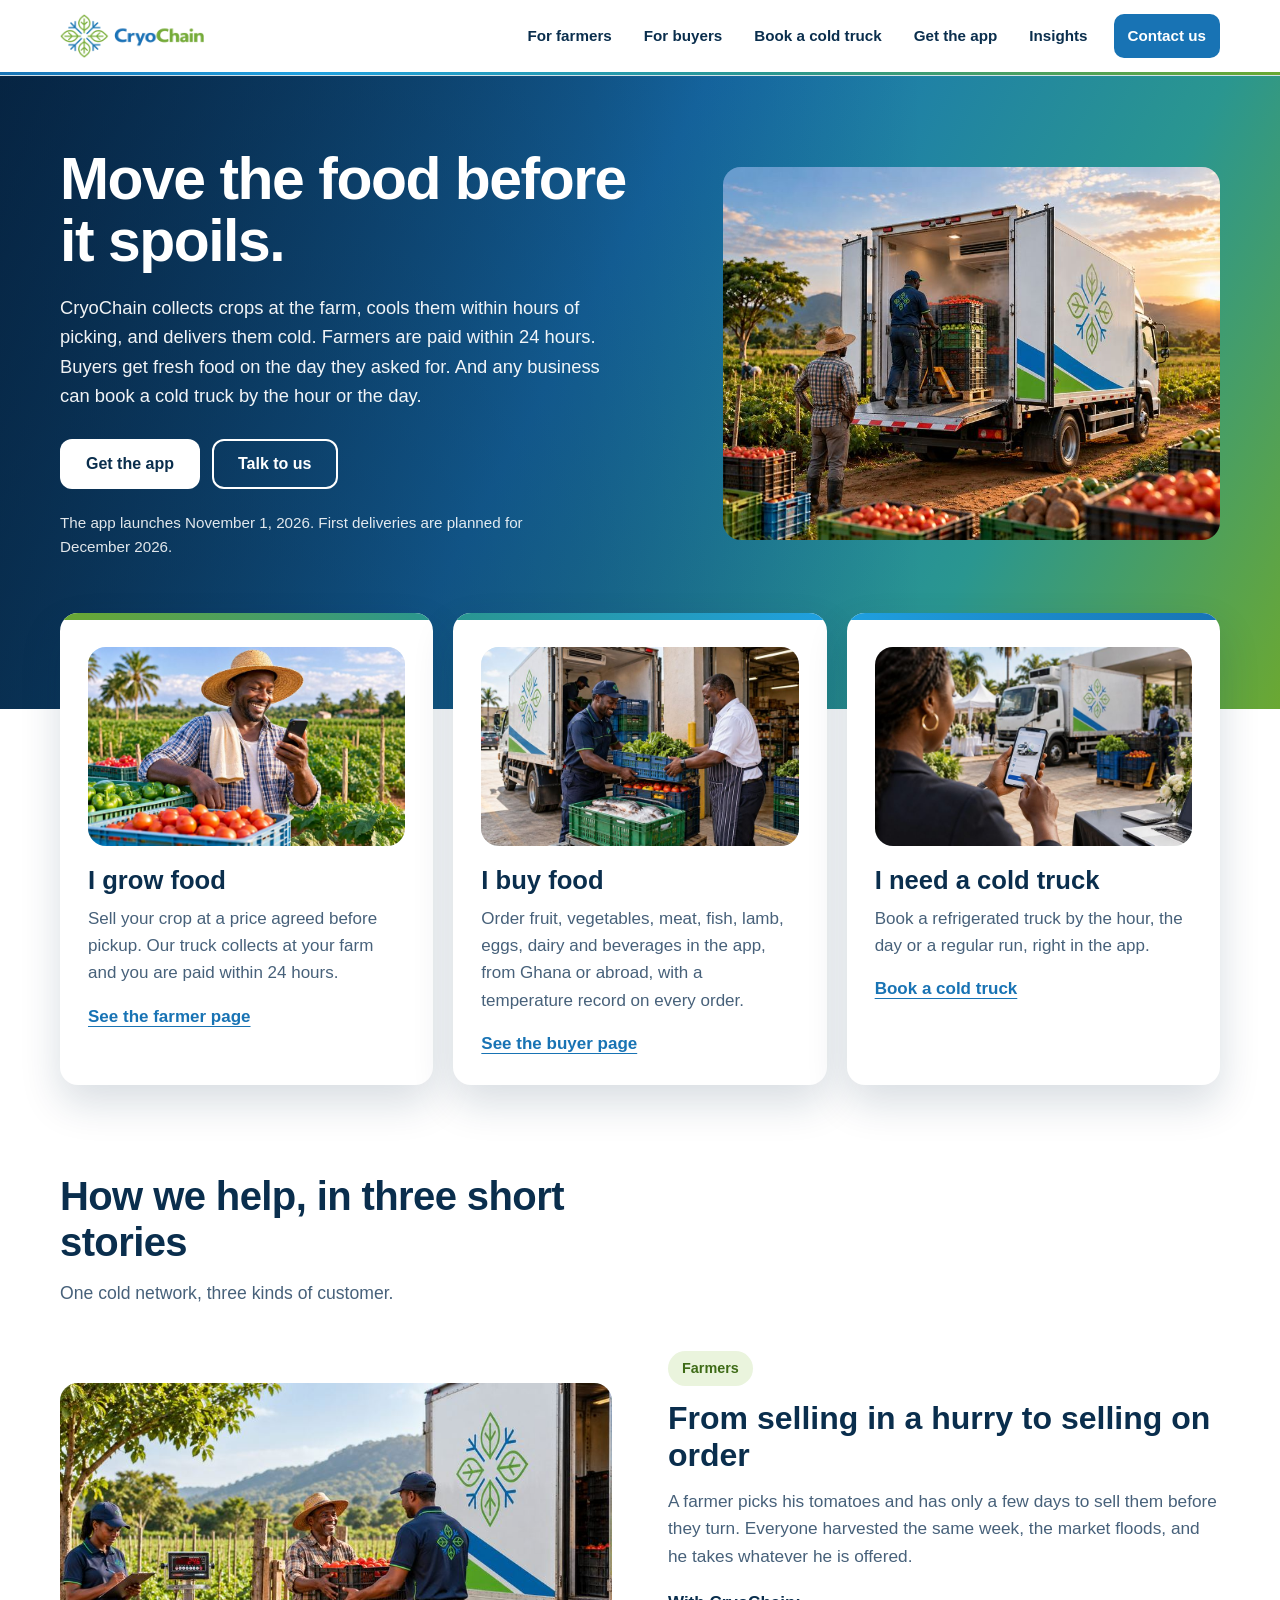
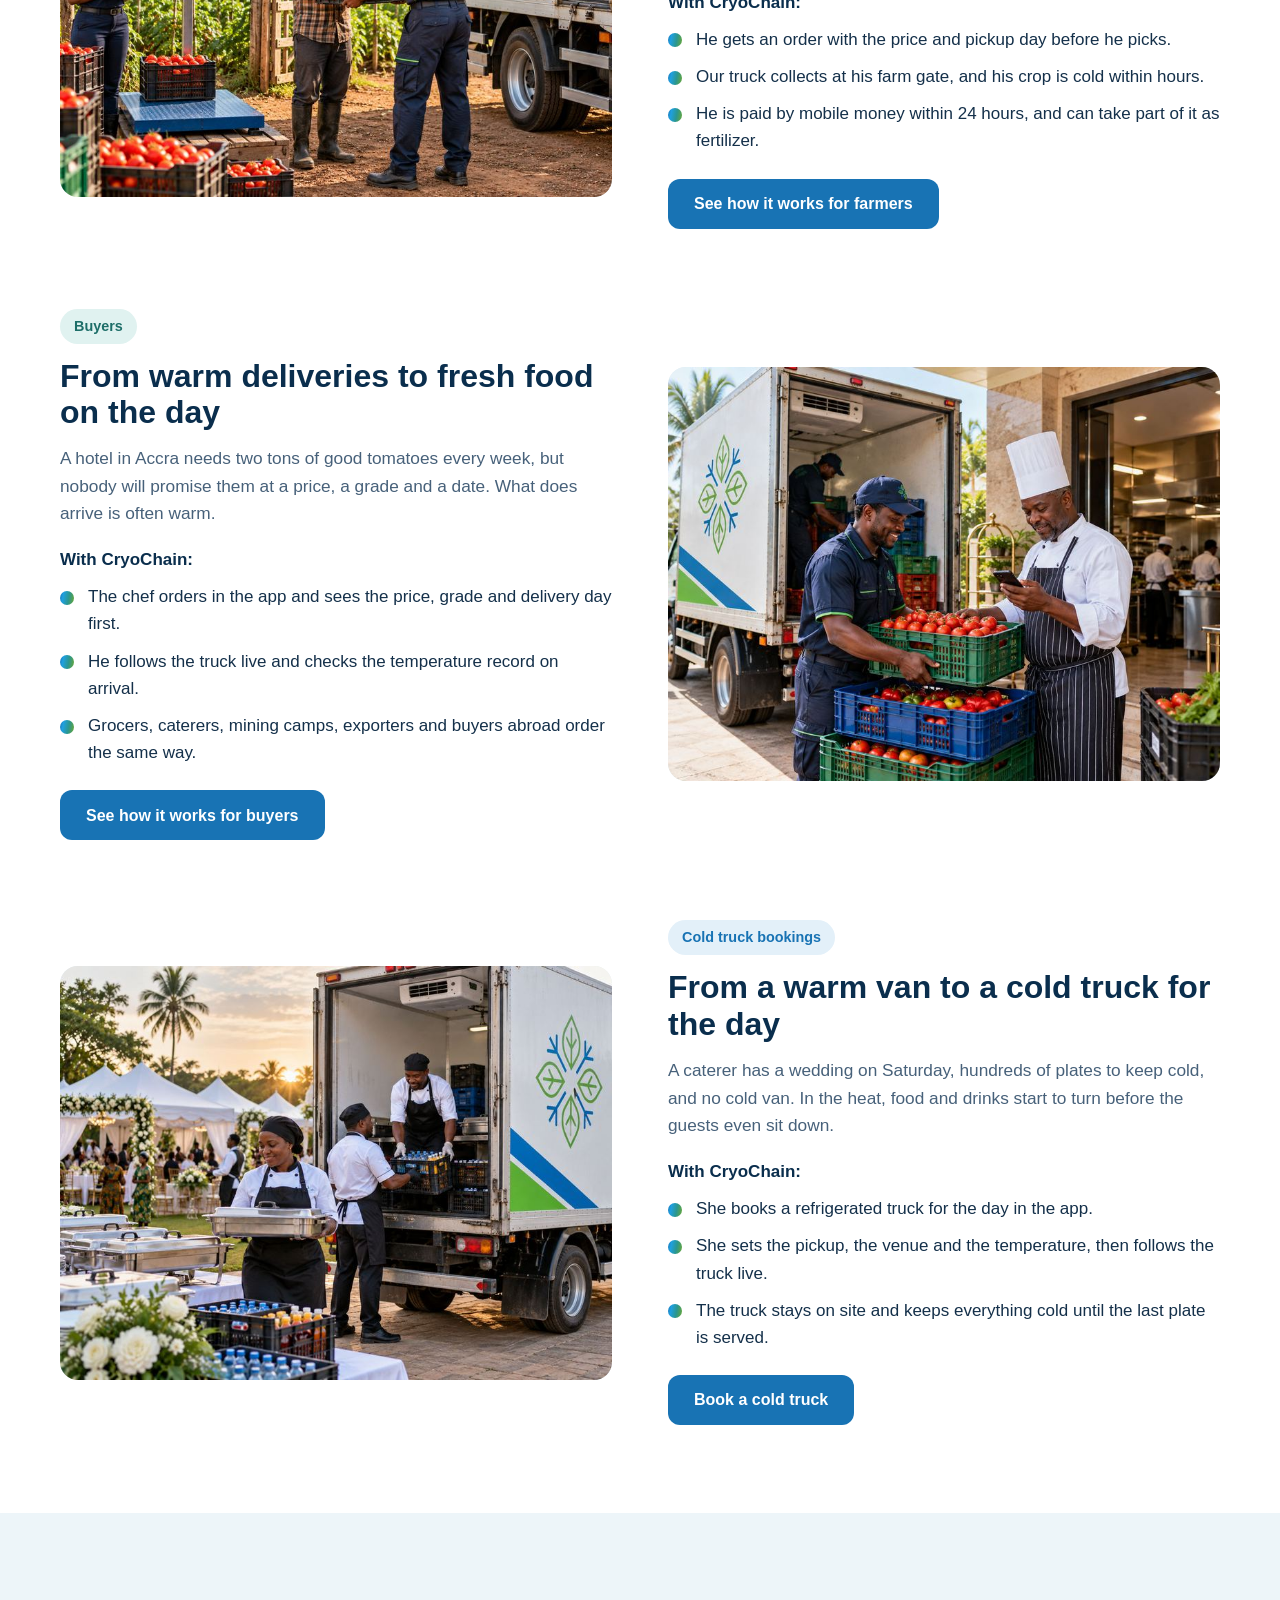
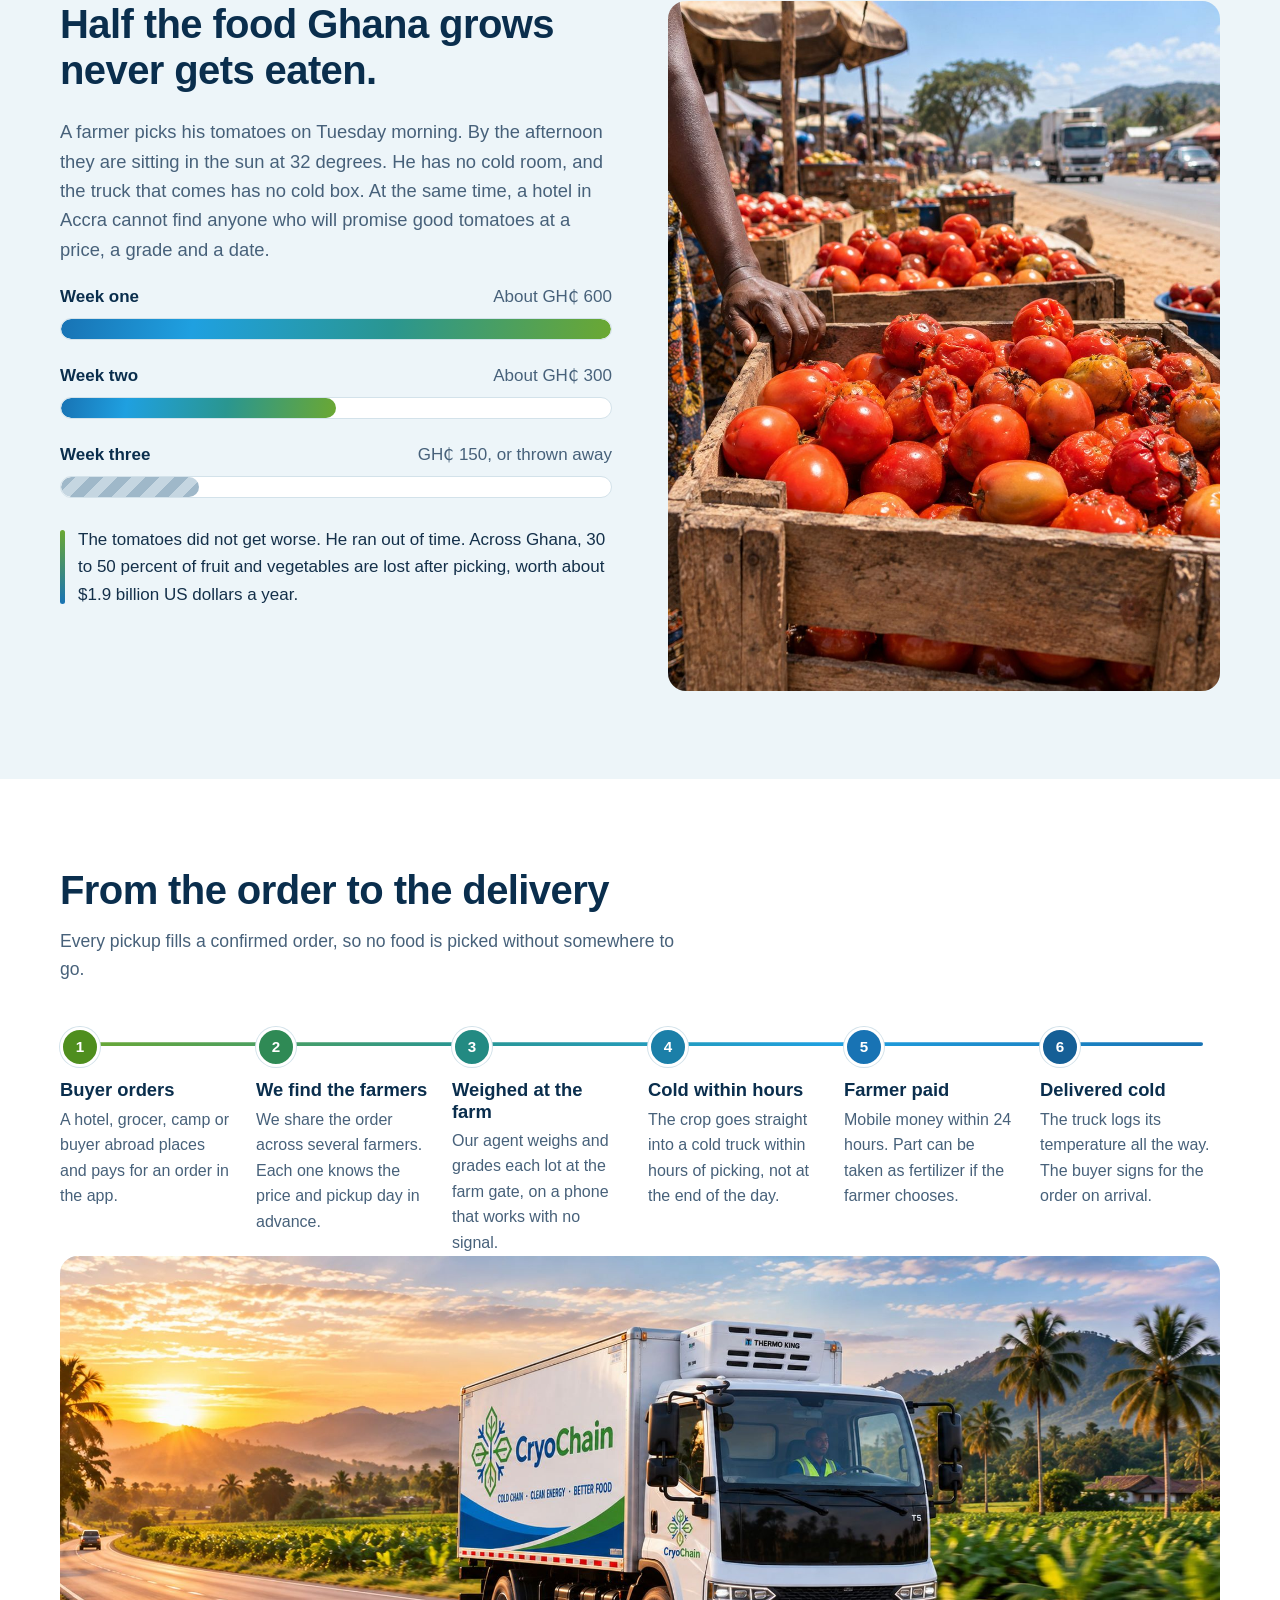
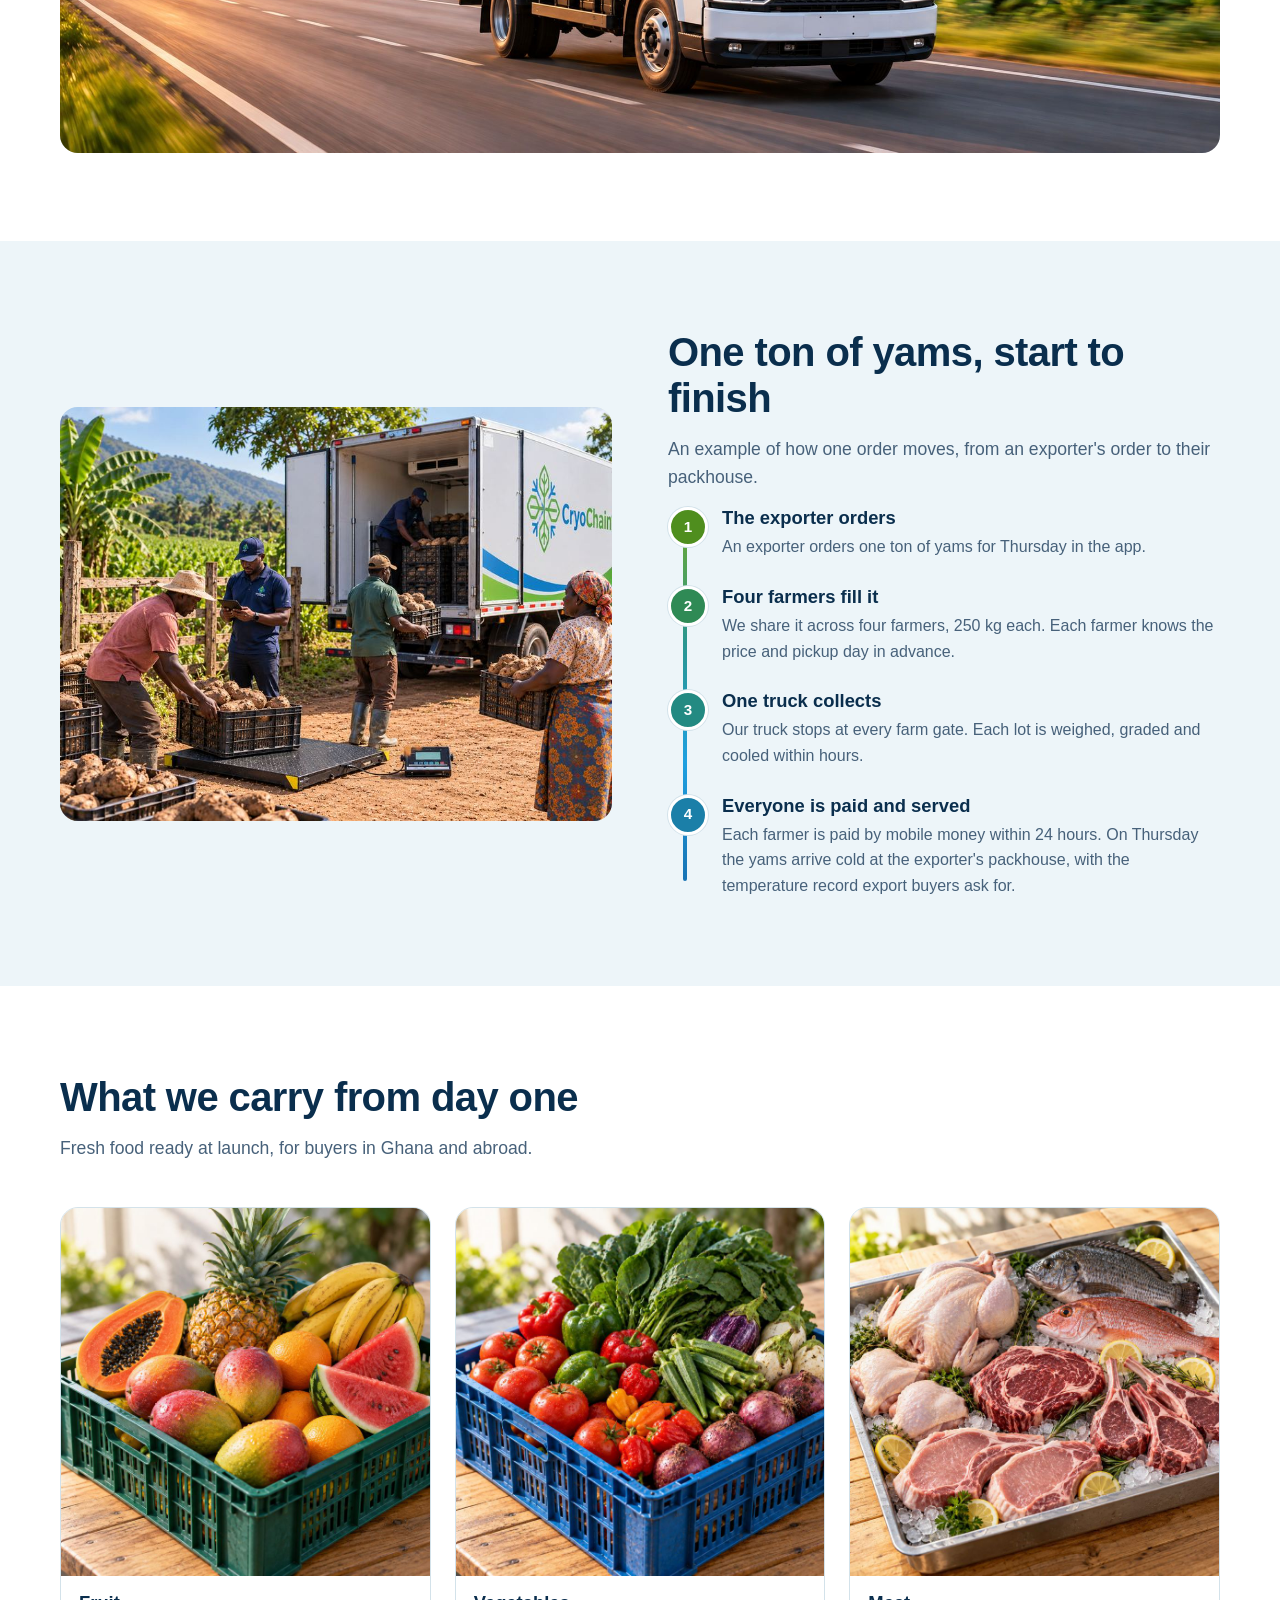
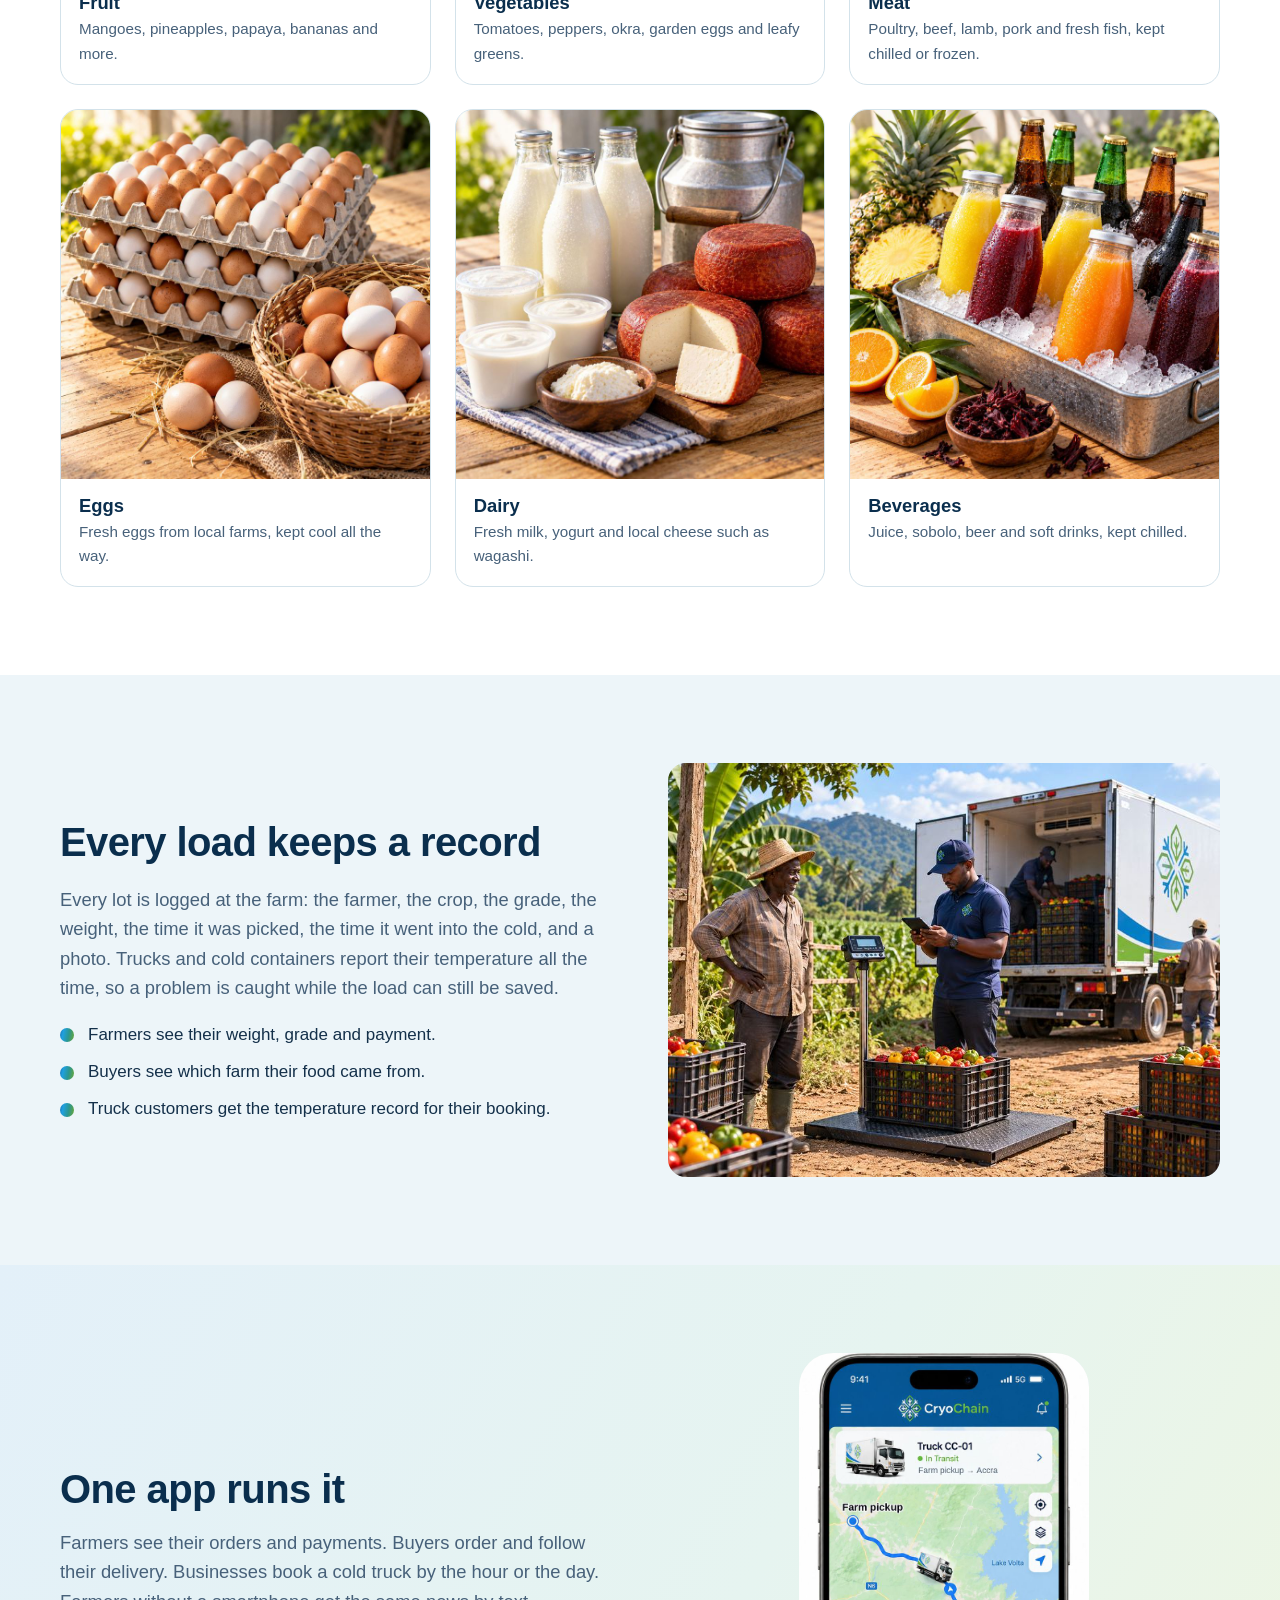
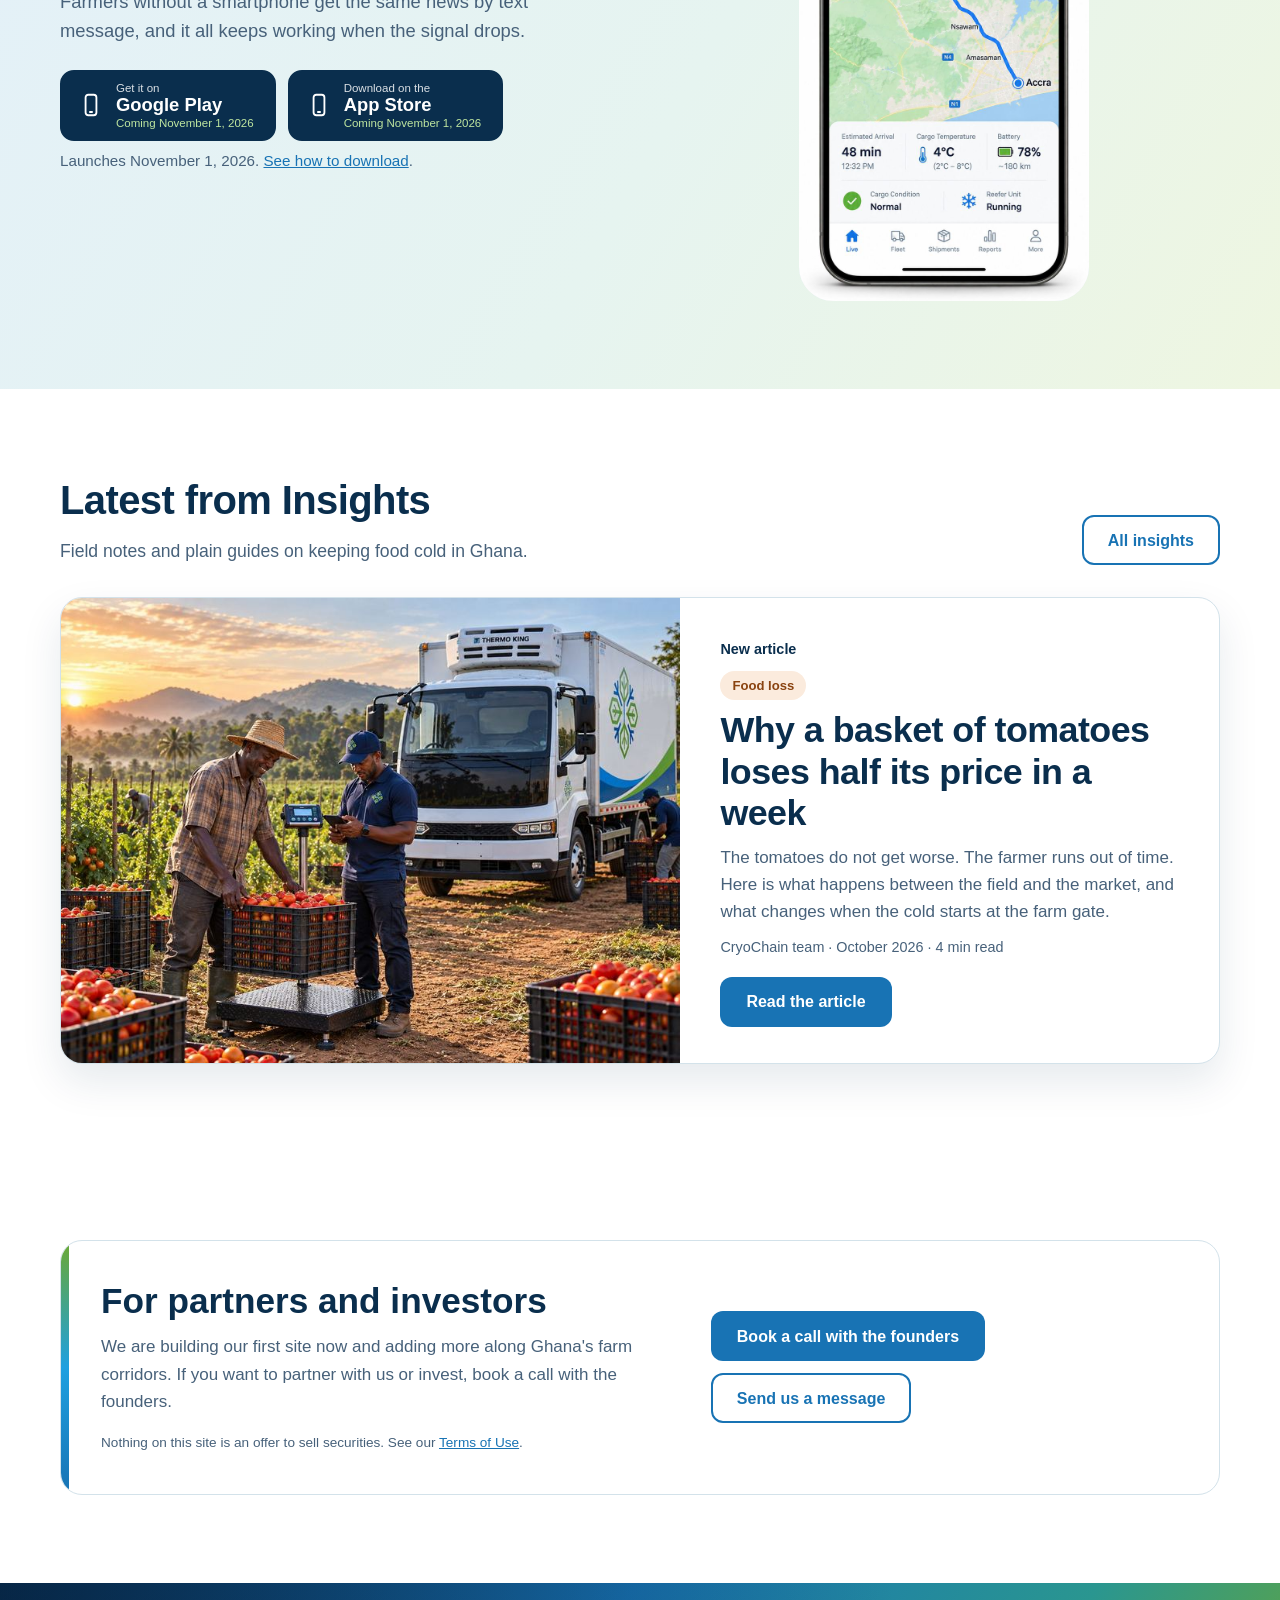
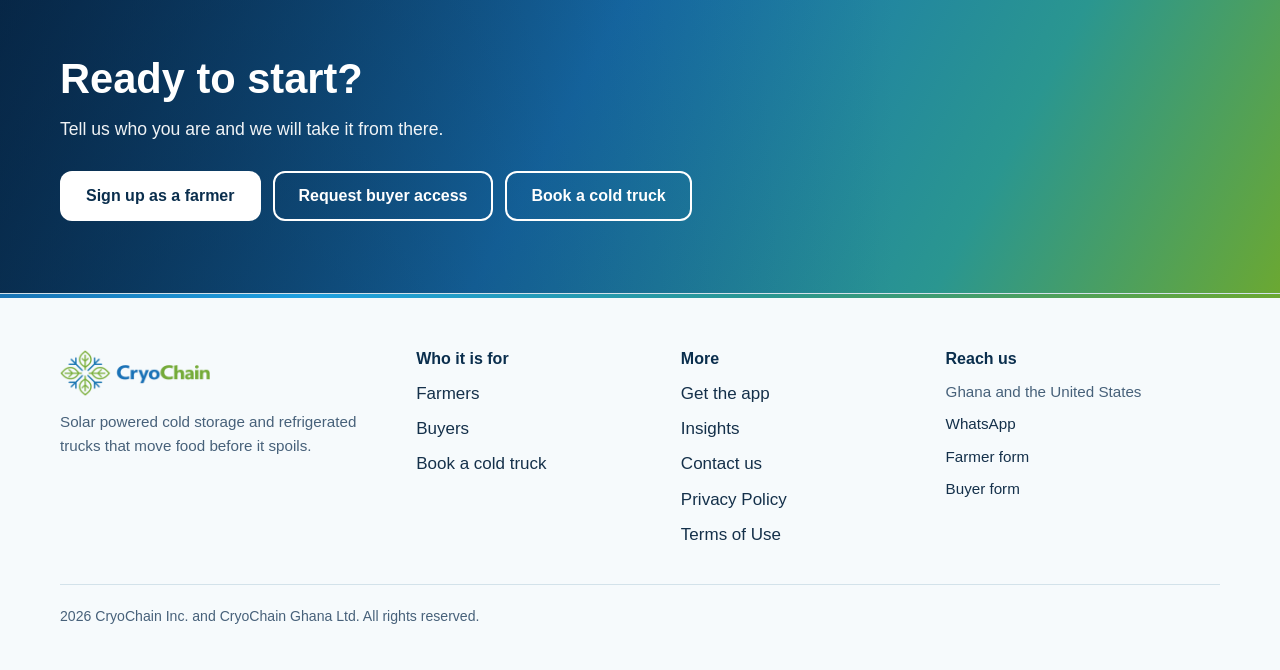
<file: index.html>
<!doctype html><html lang="en"><head><meta charset="utf-8"><meta name="viewport" content="width=device-width, initial-scale=1"><title>CryoChain | Move the food before it spoils</title><meta name="description" content="CryoChain collects crops from farms in cold trucks, keeps them cold, and delivers them to hotels, restaurants, grocery stores, caterers and camps. Farmers are paid by mobile money within 24 hours."><meta name="theme-color" content="#1873B4"><link rel="icon" type="image/png" sizes="32x32" href="assets/favicon-32.png"><link rel="icon" type="image/png" sizes="192x192" href="assets/favicon-192.png"><link rel="apple-touch-icon" href="assets/apple-touch-icon.png"><link rel="stylesheet" href="assets/site.css"></head><body><a class="skip" href="#main">Skip to content</a><header class="site-header"><div class="wrap bar"><a class="brand" href="index.html" aria-label="CryoChain home"><img src="assets/logo-horizontal.png" alt="CryoChain" width="144" height="44"></a><button class="menu-btn" aria-expanded="false" aria-controls="nav">Menu</button><nav class="nav" id="nav" aria-label="Main"><a href="farmers.html">For farmers</a><a href="buyers.html">For buyers</a><a href="logistics.html">Book a cold truck</a><a href="app.html">Get the app</a><a href="insights.html">Insights</a><a class="cta" href="contact.html">Contact us</a></nav></div></header><main id="main">
<section class="hero home"><div class="wrap hero-grid">
  <div>
    <h1>Move the food before it spoils.</h1>
    <p>CryoChain collects crops at the farm, cools them within hours of picking, and delivers them cold. Farmers are paid within 24 hours. Buyers get fresh food on the day they asked for. And any business can book a cold truck by the hour or the day.</p>
    <div class="btn-row"><a class="btn btn-white" href="app.html">Get the app</a><a class="btn btn-outline-white" href="contact.html">Talk to us</a></div>
    <p class="fine">The app launches November 1, 2026. First deliveries are planned for December 2026.</p>
  </div>
  <figure class="ph dark has-img" data-slot="home-hero" style="--ratio:4/3;--mratio:1/1;--focus:50% 50%"><div class="ph-box"><img src="images/H01.jpg" srcset="images/H01-800.jpg 800w, images/H01.jpg 1600w" sizes="(max-width: 700px) 100vw, 50vw" alt="A refrigerated truck with rear doors open as crates of fresh produce are loaded" loading="eager"><div class="ph-ui"><div class="ph-top"><span class="ph-label">H01</span><span><strong>Image H01</strong><small>Save as H01.jpg or H01.png, 1600 x 1200 px</small></span></div><div class="ph-prompt" tabindex="0" aria-label="Image prompt">Photorealistic photo of a clean white refrigerated box truck with blue #1873B4 and green #6BA832 accent stripes and a simple leaf and snowflake mark (no other lettering) with its rear doors open and cold air visible, parked at the edge of a lush Ghanaian farm, a farmer and a driver lifting crates of tomatoes, yams and peppers into the cold box. Green fields and blue sky beyond, golden hour light, energetic and hopeful. Landscape 4:3 frame. Keep the main subject in the center third so the same image also crops cleanly to 1:1 on phones. Photorealistic, natural light, true to life colors, no text or watermarks.</div><button type="button" class="ph-copy">Copy prompt</button></div></div></figure>
</div></section>

<div class="wrap">
  <div class="doors">
    <div class="door"><figure class="ph has-img" data-slot="door-farmers" style="--ratio:16/10;--mratio:16/10;--focus:50% 50%"><div class="ph-box"><img src="images/H02.jpg" srcset="images/H02-800.jpg 800w, images/H02.jpg 1600w" sizes="(max-width: 700px) 100vw, 50vw" alt="A farmer smiling at a mobile money payment on his phone" loading="lazy"><div class="ph-ui"><div class="ph-top"><span class="ph-label">H02</span><span><strong>Image H02</strong><small>Save as H02.jpg or H02.png, 1600 x 1000 px</small></span></div><div class="ph-prompt" tabindex="0" aria-label="Image prompt">Photorealistic photo of a Ghanaian farmer standing in his field holding a basic phone, smiling at a mobile money payment message, crates of harvested vegetables beside him. 16:10 frame. Photorealistic, natural light, true to life colors, no text or watermarks.</div><button type="button" class="ph-copy">Copy prompt</button></div></div></figure><h2 style="margin-top:20px">I grow food</h2><p>Sell your crop at a price agreed before pickup. Our truck collects at your farm and you are paid within 24 hours.</p><a class="stretch" href="farmers.html">See the farmer page</a></div>
    <div class="door"><figure class="ph has-img" data-slot="door-buyers" style="--ratio:16/10;--mratio:16/10;--focus:50% 50%"><div class="ph-box"><img src="images/H03.jpg" srcset="images/H03-800.jpg 800w, images/H03.jpg 1600w" sizes="(max-width: 700px) 100vw, 50vw" alt="A grocery manager receiving chilled crates from a driver" loading="lazy"><div class="ph-ui"><div class="ph-top"><span class="ph-label">H03</span><span><strong>Image H03</strong><small>Save as H03.jpg or H03.png, 1600 x 1000 px</small></span></div><div class="ph-prompt" tabindex="0" aria-label="Image prompt">Photorealistic photo of a Ghanaian grocery store manager receiving chilled crates of fresh produce and fish from a delivery driver at the store&#x27;s back door, the refrigerated truck behind them. 16:10 frame. Photorealistic, natural light, true to life colors, no text or watermarks.</div><button type="button" class="ph-copy">Copy prompt</button></div></div></figure><h2 style="margin-top:20px">I buy food</h2><p>Order fruit, vegetables, meat, fish, lamb, eggs, dairy and beverages in the app, from Ghana or abroad, with a temperature record on every order.</p><a class="stretch" href="buyers.html">See the buyer page</a></div>
    <div class="door"><figure class="ph has-img" data-slot="door-trucks" style="--ratio:16/10;--mratio:16/10;--focus:50% 50%"><div class="ph-box"><img src="images/H04.jpg" srcset="images/H04-800.jpg 800w, images/H04.jpg 1600w" sizes="(max-width: 700px) 100vw, 50vw" alt="A person booking a refrigerated truck on a phone" loading="lazy"><div class="ph-ui"><div class="ph-top"><span class="ph-label">H04</span><span><strong>Image H04</strong><small>Save as H04.jpg or H04.png, 1600 x 1000 px</small></span></div><div class="ph-prompt" tabindex="0" aria-label="Image prompt">Photorealistic photo over the shoulder of a Ghanaian event planner booking a truck on a smartphone app, with a clean white refrigerated box truck with blue #1873B4 and green #6BA832 accent stripes and a simple leaf and snowflake mark (no other lettering) visible out of focus in the background. 16:10 frame. Photorealistic, natural light, true to life colors, no text or watermarks.</div><button type="button" class="ph-copy">Copy prompt</button></div></div></figure><h2 style="margin-top:20px">I need a cold truck</h2><p>Book a refrigerated truck by the hour, the day or a regular run, right in the app.</p><a class="stretch" href="logistics.html">Book a cold truck</a></div>
  </div>
</div>

<section class="section">
  <div class="wrap">
    <div class="head"><h2>How we help, in three short stories</h2><p>One cold network, three kinds of customer.</p></div>
    <div class="story s1"><figure class="ph has-img" data-slot="story-farmer" style="--ratio:4/3;--mratio:1/1;--focus:50% 50%"><div class="ph-box"><img src="images/H05.jpg" srcset="images/H05-800.jpg 800w, images/H05.jpg 1600w" sizes="(max-width: 700px) 100vw, 50vw" alt="A farmer handing crates of tomatoes to a driver at his farm gate" loading="lazy"><div class="ph-ui"><div class="ph-top"><span class="ph-label">H05</span><span><strong>Image H05</strong><small>Save as H05.jpg or H05.png, 1600 x 1200 px</small></span></div><div class="ph-prompt" tabindex="0" aria-label="Image prompt">Photorealistic photo of a Ghanaian tomato farmer at his farm gate in morning light, handing a full crate of ripe tomatoes to a driver beside a clean white refrigerated box truck with blue #1873B4 and green #6BA832 accent stripes and a simple leaf and snowflake mark (no other lettering), a field agent weighing the next crate on a hanging scale. Proud, relieved mood. Landscape 4:3 frame. Keep the main subject in the center third so the same image also crops cleanly to 1:1 on phones. Photorealistic, natural light, true to life colors, no text or watermarks.</div><button type="button" class="ph-copy">Copy prompt</button></div></div></figure><div><span class="tag">Farmers</span><h3>From selling in a hurry to selling on order</h3><p class="before">A farmer picks his tomatoes and has only a few days to sell them before they turn. Everyone harvested the same week, the market floods, and he takes whatever he is offered.</p><p class="with">With CryoChain:</p><ul class="ticks"><li>He gets an order with the price and pickup day before he picks.</li><li>Our truck collects at his farm gate, and his crop is cold within hours.</li><li>He is paid by mobile money within 24 hours, and can take part of it as fertilizer.</li></ul><a class="btn btn-primary" href="farmers.html">See how it works for farmers</a></div></div>
    <div class="story s2 flip"><figure class="ph has-img" data-slot="story-buyer" style="--ratio:4/3;--mratio:1/1;--focus:50% 50%"><div class="ph-box"><img src="images/H06.jpg" srcset="images/H06-800.jpg 800w, images/H06.jpg 1600w" sizes="(max-width: 700px) 100vw, 50vw" alt="A hotel chef checking a temperature reading as fresh tomatoes arrive" loading="lazy"><div class="ph-ui"><div class="ph-top"><span class="ph-label">H06</span><span><strong>Image H06</strong><small>Save as H06.jpg or H06.png, 1600 x 1200 px</small></span></div><div class="ph-prompt" tabindex="0" aria-label="Image prompt">Photorealistic photo of a Ghanaian hotel chef at the kitchen door checking a temperature reading on a phone while a driver hands over crates of fresh tomatoes and peppers from a clean white refrigerated box truck with blue #1873B4 and green #6BA832 accent stripes and a simple leaf and snowflake mark (no other lettering). Bright morning light, satisfied expression. Landscape 4:3 frame. Keep the main subject in the center third so the same image also crops cleanly to 1:1 on phones. Photorealistic, natural light, true to life colors, no text or watermarks.</div><button type="button" class="ph-copy">Copy prompt</button></div></div></figure><div><span class="tag">Buyers</span><h3>From warm deliveries to fresh food on the day</h3><p class="before">A hotel in Accra needs two tons of good tomatoes every week, but nobody will promise them at a price, a grade and a date. What does arrive is often warm.</p><p class="with">With CryoChain:</p><ul class="ticks"><li>The chef orders in the app and sees the price, grade and delivery day first.</li><li>He follows the truck live and checks the temperature record on arrival.</li><li>Grocers, caterers, mining camps, exporters and buyers abroad order the same way.</li></ul><a class="btn btn-primary" href="buyers.html">See how it works for buyers</a></div></div>
    <div class="story s3"><figure class="ph has-img" data-slot="story-truck" style="--ratio:4/3;--mratio:1/1;--focus:50% 50%"><div class="ph-box"><img src="images/H07.jpg" srcset="images/H07-800.jpg 800w, images/H07.jpg 1600w" sizes="(max-width: 700px) 100vw, 50vw" alt="Caterers keeping wedding food cold in a refrigerated truck parked at the venue" loading="lazy"><div class="ph-ui"><div class="ph-top"><span class="ph-label">H07</span><span><strong>Image H07</strong><small>Save as H07.jpg or H07.png, 1600 x 1200 px</small></span></div><div class="ph-prompt" tabindex="0" aria-label="Image prompt">Photorealistic photo at an outdoor wedding venue in Ghana, white tents and decorations in the background, two caterers taking covered trays of food and crates of chilled drinks out of a clean white refrigerated box truck with blue #1873B4 and green #6BA832 accent stripes and a simple leaf and snowflake mark (no other lettering) parked at the service entrance. Late afternoon light, festive and calm. Landscape 4:3 frame. Keep the main subject in the center third so the same image also crops cleanly to 1:1 on phones. Photorealistic, natural light, true to life colors, no text or watermarks.</div><button type="button" class="ph-copy">Copy prompt</button></div></div></figure><div><span class="tag">Cold truck bookings</span><h3>From a warm van to a cold truck for the day</h3><p class="before">A caterer has a wedding on Saturday, hundreds of plates to keep cold, and no cold van. In the heat, food and drinks start to turn before the guests even sit down.</p><p class="with">With CryoChain:</p><ul class="ticks"><li>She books a refrigerated truck for the day in the app.</li><li>She sets the pickup, the venue and the temperature, then follows the truck live.</li><li>The truck stays on site and keeps everything cold until the last plate is served.</li></ul><a class="btn btn-primary" href="logistics.html">Book a cold truck</a></div></div>
  </div>
</section>

<section class="section alt">
  <div class="wrap two top">
    <div>
      <div class="head" style="margin-bottom:24px"><h2>Half the food Ghana grows never gets eaten.</h2></div>
      <p class="lead">A farmer picks his tomatoes on Tuesday morning. By the afternoon they are sitting in the sun at 32 degrees. He has no cold room, and the truck that comes has no cold box. At the same time, a hotel in Accra cannot find anyone who will promise good tomatoes at a price, a grade and a date.</p>
      <div class="bars" role="img" aria-label="A basket of tomatoes fetches about 600 cedis in week one, 300 in week two and 150 in week three.">
        <div class="bar-row"><div class="lbl"><span>Week one</span><span>About GH&#8373; 600</span></div><div class="track"><div class="fill" style="width:100%"></div></div></div>
        <div class="bar-row"><div class="lbl"><span>Week two</span><span>About GH&#8373; 300</span></div><div class="track"><div class="fill" style="width:50%"></div></div></div>
        <div class="bar-row"><div class="lbl"><span>Week three</span><span>GH&#8373; 150, or thrown away</span></div><div class="track"><div class="fill usual" style="width:25%"></div></div></div>
      </div>
      <p class="fact">The tomatoes did not get worse. He ran out of time. Across Ghana, 30 to 50 percent of fruit and vegetables are lost after picking, worth about $1.9 billion US dollars a year.</p>
    </div>
    <figure class="ph has-img" data-slot="home-pain" style="--ratio:4/5;--mratio:1/1;--focus:50% 50%"><div class="ph-box"><img src="images/H08.jpg" alt="Crates of tomatoes softening in the hot sun at a roadside market" loading="lazy"><div class="ph-ui"><div class="ph-top"><span class="ph-label">H08</span><span><strong>Image H08</strong><small>Save as H08.jpg or H08.png, 1280 x 1600 px</small></span></div><div class="ph-prompt" tabindex="0" aria-label="Image prompt">Photorealistic close photo of wooden crates of tomatoes at a roadside market in Ghana in harsh afternoon sun, some tomatoes ripe and glossy, others soft and split, a trader&#x27;s hand resting on a crate, heat haze in the background. Honest, documentary, no faces. Portrait 4:5 frame. Keep the main subject in the center third so the same image also crops cleanly to 1:1 on phones. Photorealistic, natural light, true to life colors, no text or watermarks.</div><button type="button" class="ph-copy">Copy prompt</button></div></div></figure>
  </div>
</section>

<section class="section">
  <div class="wrap">
    <div class="head"><h2>From the order to the delivery</h2><p>Every pickup fills a confirmed order, so no food is picked without somewhere to go.</p></div>
    <ol class="route h six">
      <li><h3>Buyer orders</h3><p>A hotel, grocer, camp or buyer abroad places and pays for an order in the app.</p></li>
      <li><h3>We find the farmers</h3><p>We share the order across several farmers. Each one knows the price and pickup day in advance.</p></li>
      <li><h3>Weighed at the farm</h3><p>Our agent weighs and grades each lot at the farm gate, on a phone that works with no signal.</p></li>
      <li><h3>Cold within hours</h3><p>The crop goes straight into a cold truck within hours of picking, not at the end of the day.</p></li>
      <li><h3>Farmer paid</h3><p>Mobile money within 24 hours. Part can be taken as fertilizer if the farmer chooses.</p></li>
      <li><h3>Delivered cold</h3><p>The truck logs its temperature all the way. The buyer signs for the order on arrival.</p></li>
    </ol>
    <figure class="ph has-img" data-slot="home-route" style="--ratio:21/9;--mratio:4/3;--focus:62% 50%"><div class="ph-box"><img src="images/H09.jpg" srcset="images/H09-800.jpg 800w, images/H09.jpg 2100w" sizes="(max-width: 1200px) 100vw, 1160px" alt="A refrigerated truck driving along a road through green Ghanaian farmland" loading="lazy"><div class="ph-ui"><div class="ph-top"><span class="ph-label">H09</span><span><strong>Image H09</strong><small>Save as H09.jpg or H09.png, 2100 x 900 px</small></span></div><div class="ph-prompt" tabindex="0" aria-label="Image prompt">Photorealistic wide photo of a clean white refrigerated box truck with blue #1873B4 and green #6BA832 accent stripes and a simple leaf and snowflake mark (no other lettering) driving along a smooth road through green Ghanaian farmland and palm trees at sunrise, gentle motion blur on the road, hills in the distance. Landscape 21:9 frame. Keep the main subject in the center third so the same image also crops cleanly to 4:3 on phones. Photorealistic, natural light, true to life colors, no text or watermarks.</div><button type="button" class="ph-copy">Copy prompt</button></div></div></figure>
  </div>
</section>

<section class="section alt">
  <div class="wrap two">
    <figure class="ph has-img" data-slot="home-yams" style="--ratio:4/3;--mratio:1/1;--focus:50% 50%"><div class="ph-box"><img src="images/H10.jpg" srcset="images/H10-800.jpg 800w, images/H10.jpg 1600w" sizes="(max-width: 700px) 100vw, 50vw" alt="Crates of yams being loaded into a refrigerated truck at a farm gate" loading="lazy"><div class="ph-ui"><div class="ph-top"><span class="ph-label">H10</span><span><strong>Image H10</strong><small>Save as H10.jpg or H10.png, 1600 x 1200 px</small></span></div><div class="ph-prompt" tabindex="0" aria-label="Image prompt">Photorealistic photo of four Ghanaian farmers at a farm gate, each with a stack of fresh yams, while a field agent weighs a crate on a hanging scale and records it on a phone, a clean white refrigerated box truck with blue #1873B4 and green #6BA832 accent stripes and a simple leaf and snowflake mark (no other lettering) waiting with its doors open. Landscape 4:3 frame. Keep the main subject in the center third so the same image also crops cleanly to 1:1 on phones. Photorealistic, natural light, true to life colors, no text or watermarks.</div><button type="button" class="ph-copy">Copy prompt</button></div></div></figure>
    <div>
      <div class="head" style="margin-bottom:16px"><h2>One ton of yams, start to finish</h2><p>An example of how one order moves, from an exporter's order to their packhouse.</p></div>
      <ol class="route v">
        <li><h3>The exporter orders</h3><p>An exporter orders one ton of yams for Thursday in the app.</p></li>
        <li><h3>Four farmers fill it</h3><p>We share it across four farmers, 250 kg each. Each farmer knows the price and pickup day in advance.</p></li>
        <li><h3>One truck collects</h3><p>Our truck stops at every farm gate. Each lot is weighed, graded and cooled within hours.</p></li>
        <li><h3>Everyone is paid and served</h3><p>Each farmer is paid by mobile money within 24 hours. On Thursday the yams arrive cold at the exporter's packhouse, with the temperature record export buyers ask for.</p></li>
      </ol>
    </div>
  </div>
</section>

<section class="section">
  <div class="wrap">
    <div class="head"><h2>What we carry from day one</h2><p>Fresh food ready at launch, for buyers in Ghana and abroad.</p></div>
    <div class="foods">
      <article class="food"><figure class="ph has-img" data-slot="carry-fruit" style="--ratio:1/1;--mratio:1/1;--focus:50% 50%"><div class="ph-box"><img src="images/H13.jpg" srcset="images/H13-800.jpg 800w, images/H13.jpg 1600w" sizes="(max-width: 700px) 100vw, 50vw" alt="A crate of fresh mangoes, pineapples, papaya and bananas" loading="lazy"><div class="ph-ui"><div class="ph-top"><span class="ph-label">H13</span><span><strong>Image H13</strong><small>Save as H13.jpg or H13.png, 1600 x 1600 px</small></span></div><div class="ph-prompt" tabindex="0" aria-label="Image prompt">Hyper realistic food photograph. A green plastic produce crate overflowing with freshly harvested Ghanaian fruit: ripe mangoes blushing red and yellow, a whole golden pineapple with its green crown, a halved papaya showing glossy black seeds, a hand of yellow bananas, bright oranges, and two juicy wedges of red watermelon. Fine water droplets on the skins. Shot as one matching set: the same pale natural wood table, soft natural window light from the left, gentle shadows, a full frame camera with an 85mm lens at f/4, shallow depth of field, crisp detail on every texture. The food fills the center of the frame with a little space around it. No people, no hands, no brand names or logos. 1:1 frame. Photorealistic, natural light, true to life colors, no text or watermarks.</div><button type="button" class="ph-copy">Copy prompt</button></div></div></figure><h3>Fruit</h3><p>Mangoes, pineapples, papaya, bananas and more.</p></article>
      <article class="food"><figure class="ph has-img" data-slot="carry-veg" style="--ratio:1/1;--mratio:1/1;--focus:50% 50%"><div class="ph-box"><img src="images/H14.jpg" srcset="images/H14-800.jpg 800w, images/H14.jpg 1600w" sizes="(max-width: 700px) 100vw, 50vw" alt="A crate of tomatoes, peppers, okra and leafy greens" loading="lazy"><div class="ph-ui"><div class="ph-top"><span class="ph-label">H14</span><span><strong>Image H14</strong><small>Save as H14.jpg or H14.png, 1600 x 1600 px</small></span></div><div class="ph-prompt" tabindex="0" aria-label="Image prompt">Hyper realistic food photograph. A blue plastic produce crate packed with fresh Ghanaian vegetables: glossy ripe tomatoes, red and green bell peppers, small orange and red scotch bonnet peppers, green okra, white and purple garden eggs, red onions, and a bunch of dark green kontomire leaves. Soil dusted and freshly picked, with fine water droplets. Shot as one matching set: the same pale natural wood table, soft natural window light from the left, gentle shadows, a full frame camera with an 85mm lens at f/4, shallow depth of field, crisp detail on every texture. The food fills the center of the frame with a little space around it. No people, no hands, no brand names or logos. 1:1 frame. Photorealistic, natural light, true to life colors, no text or watermarks.</div><button type="button" class="ph-copy">Copy prompt</button></div></div></figure><h3>Vegetables</h3><p>Tomatoes, peppers, okra, garden eggs and leafy greens.</p></article>
      <article class="food"><figure class="ph has-img" data-slot="carry-protein" style="--ratio:1/1;--mratio:1/1;--focus:50% 50%"><div class="ph-box"><img src="images/H15.jpg" srcset="images/H15-800.jpg 800w, images/H15.jpg 1600w" sizes="(max-width: 700px) 100vw, 50vw" alt="Fresh chicken, fish, a beef steak, lamb chops and pork chops on crushed ice" loading="lazy"><div class="ph-ui"><div class="ph-top"><span class="ph-label">H15</span><span><strong>Image H15</strong><small>Save as H15.jpg or H15.png, 1600 x 1600 px</small></span></div><div class="ph-prompt" tabindex="0" aria-label="Image prompt">Hyper realistic food photograph, seen from a high three quarter angle. A large stainless steel tray on a bed of crushed ice holding a whole raw chicken and raw chicken thighs, a whole fresh tilapia and a red snapper with clear eyes and glistening scales, a thick marbled raw beef ribeye steak, raw lamb chops, and raw pork chops with a clean fat rim. Garnished with lemon slices, thyme and rosemary. Light frost on the tray edge so it reads as chilled. Clean, fresh and appetizing. Shot as one matching set: the same pale natural wood table, soft natural window light from the left, gentle shadows, a full frame camera with an 85mm lens at f/4, shallow depth of field, crisp detail on every texture. The food fills the center of the frame with a little space around it. No people, no hands, no brand names or logos. 1:1 frame. Photorealistic, natural light, true to life colors, no text or watermarks.</div><button type="button" class="ph-copy">Copy prompt</button></div></div></figure><h3>Meat</h3><p>Poultry, beef, lamb, pork and fresh fish, kept chilled or frozen.</p></article>
      <article class="food"><figure class="ph has-img" data-slot="carry-eggs" style="--ratio:1/1;--mratio:1/1;--focus:50% 50%"><div class="ph-box"><img src="images/H16.jpg" srcset="images/H16-800.jpg 800w, images/H16.jpg 1600w" sizes="(max-width: 700px) 100vw, 50vw" alt="Trays of fresh brown eggs stacked beside a basket of eggs" loading="lazy"><div class="ph-ui"><div class="ph-top"><span class="ph-label">H16</span><span><strong>Image H16</strong><small>Save as H16.jpg or H16.png, 1600 x 1600 px</small></span></div><div class="ph-prompt" tabindex="0" aria-label="Image prompt">Hyper realistic food photograph. Stacked pulp trays of fresh brown and white eggs, thirty to a tray, beside a woven basket of loose eggs with a few strands of straw. Clean shells with natural speckles and soft highlights. Warm, wholesome early morning feel. Shot as one matching set: the same pale natural wood table, soft natural window light from the left, gentle shadows, a full frame camera with an 85mm lens at f/4, shallow depth of field, crisp detail on every texture. The food fills the center of the frame with a little space around it. No people, no hands, no brand names or logos. 1:1 frame. Photorealistic, natural light, true to life colors, no text or watermarks.</div><button type="button" class="ph-copy">Copy prompt</button></div></div></figure><h3>Eggs</h3><p>Fresh eggs from local farms, kept cool all the way.</p></article>
      <article class="food"><figure class="ph has-img" data-slot="carry-dairy" style="--ratio:1/1;--mratio:1/1;--focus:50% 50%"><div class="ph-box"><img src="images/H17.jpg" srcset="images/H17-800.jpg 800w, images/H17.jpg 1600w" sizes="(max-width: 700px) 100vw, 50vw" alt="Bottles of fresh milk, yogurt and local cheese" loading="lazy"><div class="ph-ui"><div class="ph-top"><span class="ph-label">H17</span><span><strong>Image H17</strong><small>Save as H17.jpg or H17.png, 1600 x 1600 px</small></span></div><div class="ph-prompt" tabindex="0" aria-label="Image prompt">Hyper realistic food photograph. Chilled dairy arranged together: glass bottles of fresh white milk with beads of condensation, plain unlabeled cups of creamy yogurt, and rounds of wagashi, the soft Ghanaian cheese, with its reddish sorghum dyed rind and one round cut open to show the white center. A small aluminum milk can behind. Cool, clean, fresh look. Shot as one matching set: the same pale natural wood table, soft natural window light from the left, gentle shadows, a full frame camera with an 85mm lens at f/4, shallow depth of field, crisp detail on every texture. The food fills the center of the frame with a little space around it. No people, no hands, no brand names or logos. 1:1 frame. Photorealistic, natural light, true to life colors, no text or watermarks.</div><button type="button" class="ph-copy">Copy prompt</button></div></div></figure><h3>Dairy</h3><p>Fresh milk, yogurt and local cheese such as wagashi.</p></article>
      <article class="food"><figure class="ph has-img" data-slot="carry-juice" style="--ratio:1/1;--mratio:1/1;--focus:50% 50%"><div class="ph-box"><img src="images/H18.jpg" srcset="images/H18-800.jpg 800w, images/H18.jpg 1600w" sizes="(max-width: 700px) 100vw, 50vw" alt="Chilled bottles of juice, sobolo, beer and malt drinks on ice" loading="lazy"><div class="ph-ui"><div class="ph-top"><span class="ph-label">H18</span><span><strong>Image H18</strong><small>Save as H18.jpg or H18.png, 1600 x 1600 px</small></span></div><div class="ph-prompt" tabindex="0" aria-label="Image prompt">Hyper realistic food photograph. An assortment of chilled bottled drinks standing in a tray of crushed ice: golden pineapple juice, orange juice, deep red sobolo, the Ghanaian hibiscus drink, amber beer bottles and dark malt drink bottles, all with plain unbranded labels and heavy condensation on the glass. Halved pineapples, orange slices and dried hibiscus flowers beside the tray. Cool, refreshing look. Shot as one matching set: the same pale natural wood table, soft natural window light from the left, gentle shadows, a full frame camera with an 85mm lens at f/4, shallow depth of field, crisp detail on every texture. The food fills the center of the frame with a little space around it. No people, no hands, no brand names or logos. 1:1 frame. Photorealistic, natural light, true to life colors, no text or watermarks.</div><button type="button" class="ph-copy">Copy prompt</button></div></div></figure><h3>Beverages</h3><p>Juice, sobolo, beer and soft drinks, kept chilled.</p></article>
    </div>
  </div>
</section>

<section class="section alt">
  <div class="wrap two">
    <div>
      <div class="head" style="margin-bottom:20px"><h2>Every load keeps a record</h2></div>
      <p class="lead">Every lot is logged at the farm: the farmer, the crop, the grade, the weight, the time it was picked, the time it went into the cold, and a photo. Trucks and cold containers report their temperature all the time, so a problem is caught while the load can still be saved.</p>
      <ul class="ticks">
        <li>Farmers see their weight, grade and payment.</li>
        <li>Buyers see which farm their food came from.</li>
        <li>Truck customers get the temperature record for their booking.</li>
      </ul>
    </div>
    <figure class="ph has-img" data-slot="home-record" style="--ratio:4/3;--mratio:1/1;--focus:50% 50%"><div class="ph-box"><img src="images/H11.jpg" srcset="images/H11-800.jpg 800w, images/H11.jpg 1600w" sizes="(max-width: 700px) 100vw, 50vw" alt="A field agent recording a crate&#x27;s weight on a phone beside a scale" loading="lazy"><div class="ph-ui"><div class="ph-top"><span class="ph-label">H11</span><span><strong>Image H11</strong><small>Save as H11.jpg or H11.png, 1600 x 1200 px</small></span></div><div class="ph-prompt" tabindex="0" aria-label="Image prompt">Photorealistic photo of a Ghanaian field agent in a cap recording the weight of a crate of peppers on a smartphone, the crate hanging from a scale, a farmer watching and smiling, a clean white refrigerated box truck with blue #1873B4 and green #6BA832 accent stripes and a simple leaf and snowflake mark (no other lettering) in the background. Landscape 4:3 frame. Keep the main subject in the center third so the same image also crops cleanly to 1:1 on phones. Photorealistic, natural light, true to life colors, no text or watermarks.</div><button type="button" class="ph-copy">Copy prompt</button></div></div></figure>
  </div>
</section>

<section class="section appband">
  <div class="wrap two">
    <div>
      <div class="head" style="margin-bottom:16px"><h2>One app runs it</h2></div>
      <p class="lead">Farmers see their orders and payments. Buyers order and follow their delivery. Businesses book a cold truck by the hour or the day. Farmers without a smartphone get the same news by text message, and it all keeps working when the signal drops.</p>
      <div class="stores"><a class="store" data-store="android" href="app.html#app-notify"><svg viewBox="0 0 24 24" fill="none" stroke="#fff" stroke-width="1.7" stroke-linecap="round" stroke-linejoin="round" aria-hidden="true"><rect x="7" y="2.5" width="10" height="19" rx="2.5"/><path d="M11 18.5h2"/></svg><span><small>Get it on</small><strong>Google Play</strong><em></em></span></a><a class="store" data-store="ios" href="app.html#app-notify"><svg viewBox="0 0 24 24" fill="none" stroke="#fff" stroke-width="1.7" stroke-linecap="round" stroke-linejoin="round" aria-hidden="true"><rect x="7" y="2.5" width="10" height="19" rx="2.5"/><path d="M11 18.5h2"/></svg><span><small>Download on the</small><strong>App Store</strong><em></em></span></a></div>
      <p class="note">Launches November 1, 2026. <a href="app.html">See how to download</a>.</p>
    </div>
    <figure class="ph phone has-img" data-slot="home-app-phone" style="--ratio:9/17;--mratio:9/17;--focus:50% 50%"><div class="ph-box"><img src="images/H12.jpg" alt="The CryoChain app on a phone showing a live truck on a map" loading="lazy"><div class="ph-ui"><div class="ph-top"><span class="ph-label">H12</span><span><strong>Image H12</strong><small>Save as H12.jpg or H12.png, 1080 x 2040 px</small></span></div><div class="ph-prompt" tabindex="0" aria-label="Image prompt">Clean product mockup of a modern smartphone, front view, showing a blue and green app with a live map, a refrigerated truck icon on a route, an arrival time, and a temperature reading of 4 degrees C. White background, soft shadow. Portrait 9:17 frame. Photorealistic, true to life colors, no watermarks.</div><button type="button" class="ph-copy">Copy prompt</button></div></div></figure>
  </div>
</section>

<section class="section">
  <div class="wrap">
    <div class="list-head">
      <div class="head" style="margin:0"><h2>Latest from Insights</h2><p>Field notes and plain guides on keeping food cold in Ghana.</p></div>
      <a class="btn btn-ghost" href="insights.html">All insights</a>
    </div>
    <a class="feature" href="insights-tomatoes.html"><div class="feature-img"><img class="cover" src="images/F01.jpg" srcset="images/F01-800.jpg 800w, images/F01.jpg 1600w" sizes="(max-width: 900px) 100vw, 55vw" alt="A farmer and a CryoChain agent weighing crates of tomatoes beside a refrigerated truck" style="aspect-ratio:4/3" loading="lazy"></div><div class="feature-body"><span class="kicker">New article</span><span class="cat cat-loss">Food loss</span><h2>Why a basket of tomatoes loses half its price in a week</h2><p>The tomatoes do not get worse. The farmer runs out of time. Here is what happens between the field and the market, and what changes when the cold starts at the farm gate.</p><p class="meta">CryoChain team &middot; October 2026 &middot; 4 min read</p><span class="btn btn-primary">Read the article</span></div></a>
  </div>
</section>

<section class="section"><div class="wrap"><div class="partners"><div><h2>For partners and investors</h2><p>We are building our first site now and adding more along Ghana's farm corridors. If you want to partner with us or invest, book a call with the founders.</p><p class="small">Nothing on this site is an offer to sell securities. See our <a href="terms.html">Terms of Use</a>.</p></div><div class="btn-row" style="margin:0"><a class="btn btn-primary" data-link="calendarUrl" href="#">Book a call with the founders</a><a class="btn btn-ghost" href="contact.html#contact-form">Send us a message</a></div></div></div></section>

<section class="band"><div class="wrap" style="padding:72px 0"><h2>Ready to start?</h2><p>Tell us who you are and we will take it from there.</p><div class="btn-row"><a class="btn btn-white" href="farmers.html#farmers-join">Sign up as a farmer</a><a class="btn btn-outline-white" href="buyers.html#buyers-access">Request buyer access</a><a class="btn btn-outline-white" href="logistics.html#logistics-quote">Book a cold truck</a></div></div></section>
</main><footer class="site-footer"><div class="wrap"><div class="fgrid"><div><img src="assets/logo-horizontal.png" alt="CryoChain"><p>Solar powered cold storage and refrigerated trucks that move food before it spoils.</p></div><div><h3>Who it is for</h3><ul><li><a href="farmers.html">Farmers</a></li><li><a href="buyers.html">Buyers</a></li><li><a href="logistics.html">Book a cold truck</a></li></ul></div><div><h3>More</h3><ul><li><a href="app.html">Get the app</a></li><li><a href="insights.html">Insights</a></li><li><a href="contact.html">Contact us</a></li><li><a href="privacy.html">Privacy Policy</a></li><li><a href="terms.html">Terms of Use</a></li></ul></div><div><h3>Reach us</h3><p>Ghana and the United States</p><p><a data-wa="Hello CryoChain" href="#">WhatsApp</a></p><p><a href="farmers.html#farmers-join">Farmer form</a></p><p><a href="buyers.html#buyers-access">Buyer form</a></p></div></div><p class="legal">2026 CryoChain Inc. and CryoChain Ghana Ltd. All rights reserved.</p></div></footer><script src="assets/site.js"></script></body></html>
</file>
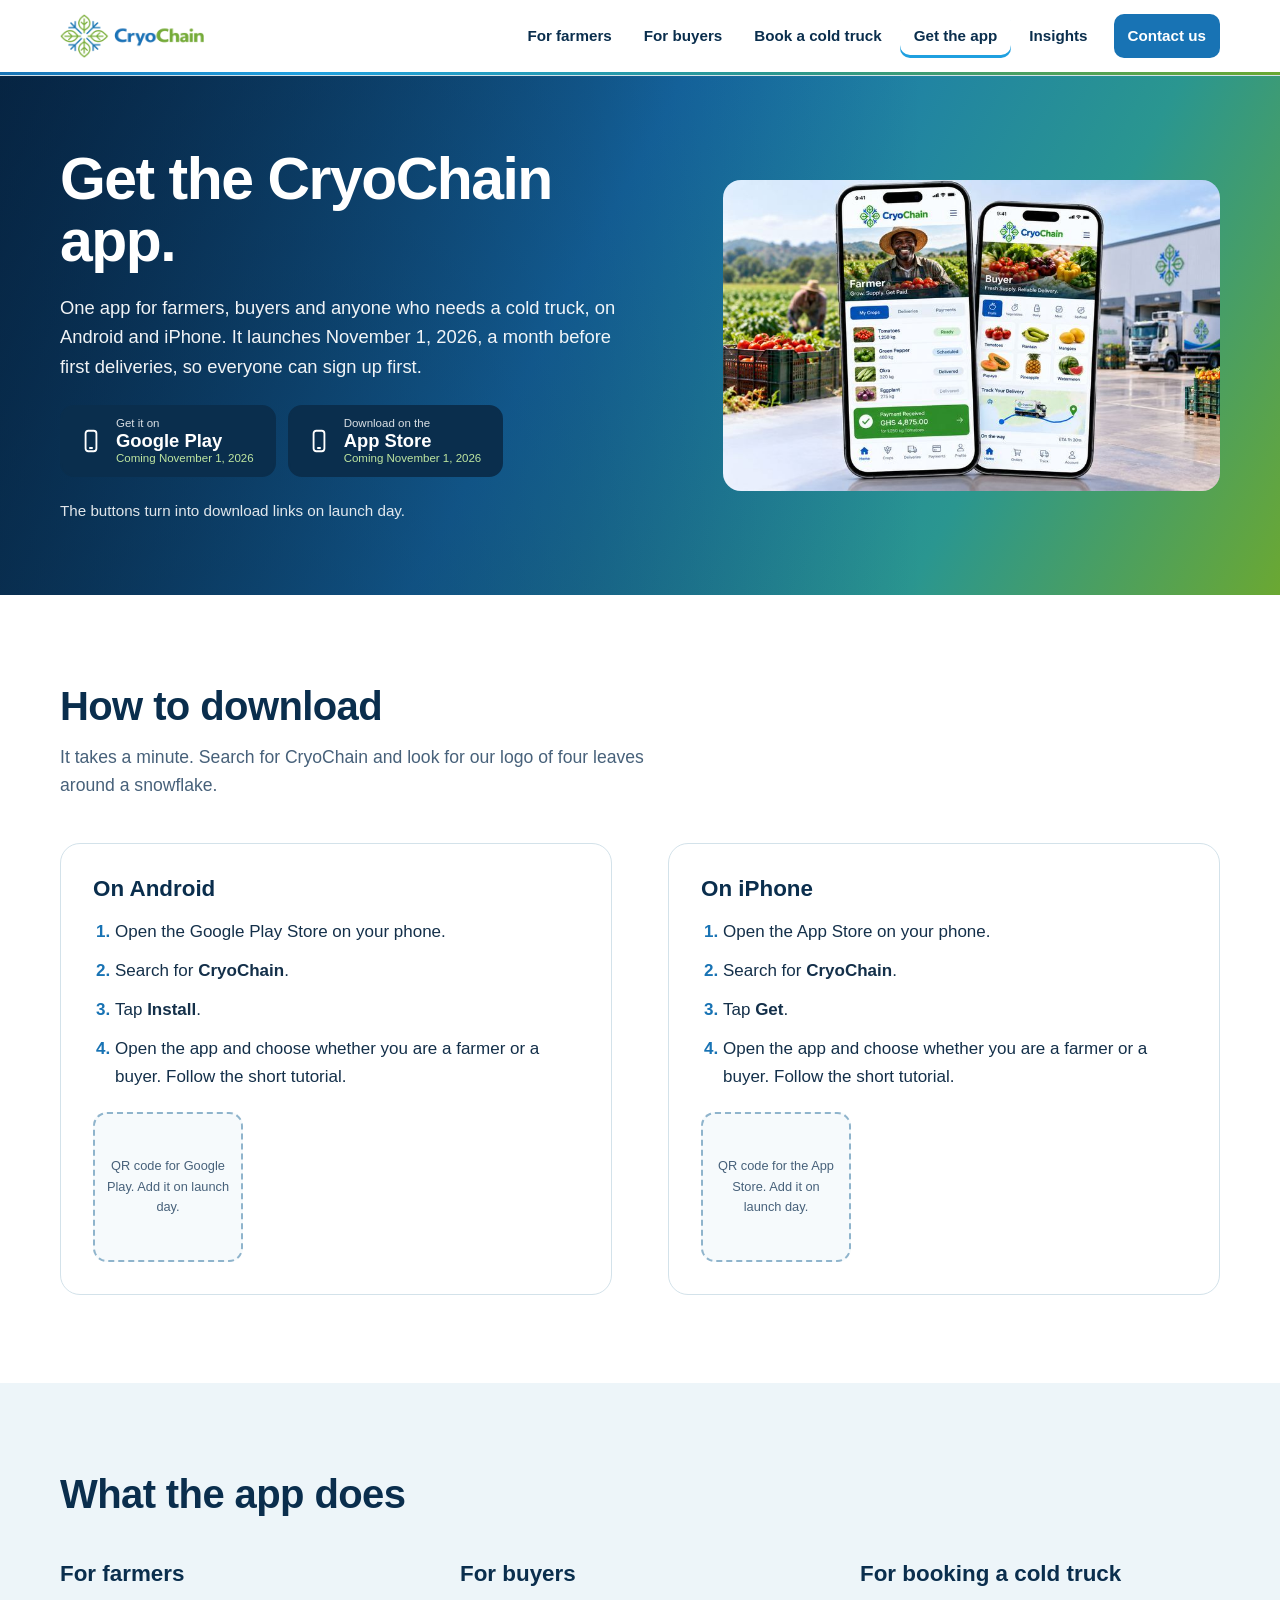
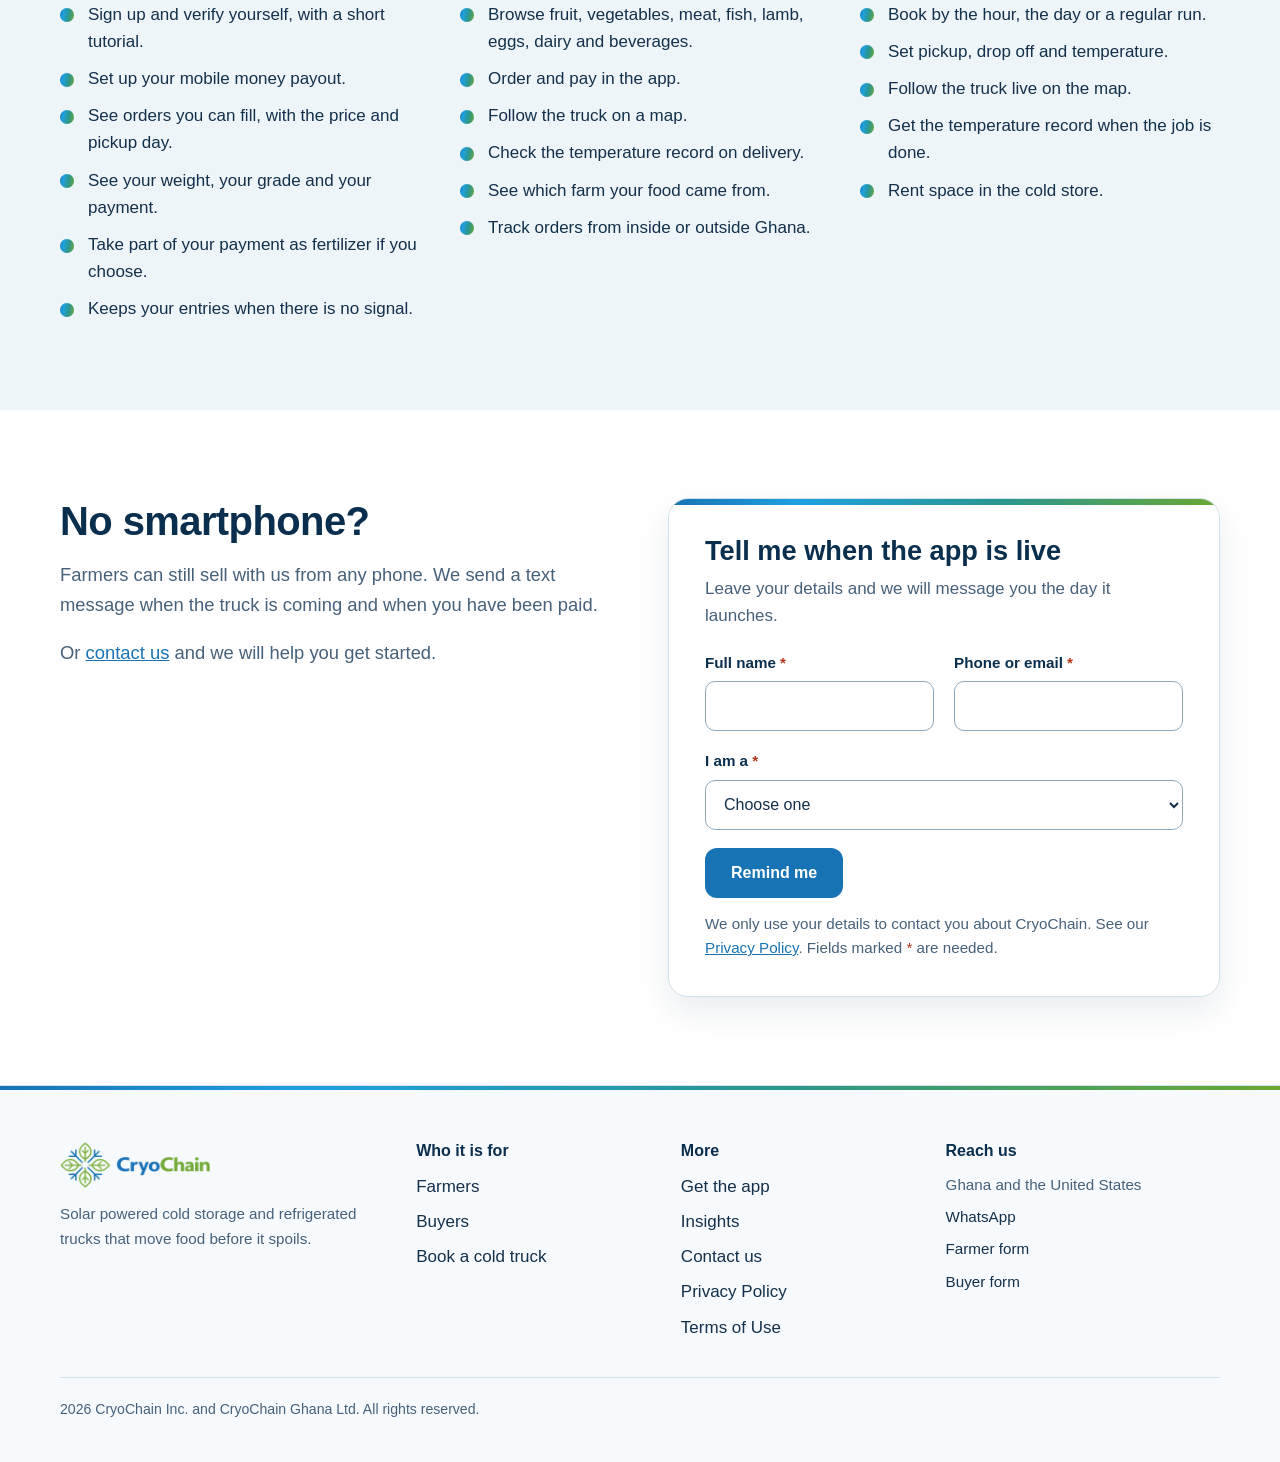
<file: app.html>
<!doctype html><html lang="en"><head><meta charset="utf-8"><meta name="viewport" content="width=device-width, initial-scale=1"><title>Get the CryoChain app | Android and iPhone</title><meta name="description" content="Download the CryoChain app on Android or iPhone. One app for farmers and buyers. Launches November 1, 2026."><meta name="theme-color" content="#1873B4"><link rel="icon" type="image/png" sizes="32x32" href="assets/favicon-32.png"><link rel="icon" type="image/png" sizes="192x192" href="assets/favicon-192.png"><link rel="apple-touch-icon" href="assets/apple-touch-icon.png"><link rel="stylesheet" href="assets/site.css"></head><body><a class="skip" href="#main">Skip to content</a><header class="site-header"><div class="wrap bar"><a class="brand" href="index.html" aria-label="CryoChain home"><img src="assets/logo-horizontal.png" alt="CryoChain" width="144" height="44"></a><button class="menu-btn" aria-expanded="false" aria-controls="nav">Menu</button><nav class="nav" id="nav" aria-label="Main"><a href="farmers.html">For farmers</a><a href="buyers.html">For buyers</a><a href="logistics.html">Book a cold truck</a><a href="app.html" aria-current="page">Get the app</a><a href="insights.html">Insights</a><a class="cta" href="contact.html">Contact us</a></nav></div></header><main id="main">
<section class="hero app"><div class="wrap hero-grid">
  <div>
    <h1>Get the CryoChain app.</h1>
    <p>One app for farmers, buyers and anyone who needs a cold truck, on Android and iPhone. It launches November 1, 2026, a month before first deliveries, so everyone can sign up first.</p>
    <div class="stores"><a class="store" data-store="android" href="app.html#app-notify"><svg viewBox="0 0 24 24" fill="none" stroke="#fff" stroke-width="1.7" stroke-linecap="round" stroke-linejoin="round" aria-hidden="true"><rect x="7" y="2.5" width="10" height="19" rx="2.5"/><path d="M11 18.5h2"/></svg><span><small>Get it on</small><strong>Google Play</strong><em></em></span></a><a class="store" data-store="ios" href="app.html#app-notify"><svg viewBox="0 0 24 24" fill="none" stroke="#fff" stroke-width="1.7" stroke-linecap="round" stroke-linejoin="round" aria-hidden="true"><rect x="7" y="2.5" width="10" height="19" rx="2.5"/><path d="M11 18.5h2"/></svg><span><small>Download on the</small><strong>App Store</strong><em></em></span></a></div>
    <p class="fine">The buttons turn into download links on launch day.</p>
  </div>
  <figure class="ph dark has-img" data-slot="app-screens" style="--ratio:16/10;--mratio:1/1;--focus:50% 50%"><div class="ph-box"><img src="images/A01.jpg" srcset="images/A01-800.jpg 800w, images/A01.jpg 1600w" sizes="(max-width: 700px) 100vw, 50vw" alt="Two phones showing the farmer app and the buyer app" loading="eager"><div class="ph-ui"><div class="ph-top"><span class="ph-label">A01</span><span><strong>Image A01</strong><small>Save as A01.jpg or A01.png, 1600 x 1000 px</small></span></div><div class="ph-prompt" tabindex="0" aria-label="Image prompt">Clean product image of two modern smartphones side by side, front view, slightly overlapping. The left shows a farmer screen in blue and green with a crop list, a weight and a payment confirmation. The right shows a buyer screen with produce categories and a map with a truck. Soft white to pale blue background, soft shadow. Landscape 16:10 frame. Keep the main subject in the center third so the same image also crops cleanly to 1:1 on phones. Photorealistic, natural light, true to life colors, no text or watermarks.</div><button type="button" class="ph-copy">Copy prompt</button></div></div></figure>
</div></section>

<section class="section">
  <div class="wrap">
    <div class="head"><h2>How to download</h2><p>It takes a minute. Search for CryoChain and look for our logo of four leaves around a snowflake.</p></div>
    <div class="two top">
      <div class="panel">
        <h3>On Android</h3>
        <ol class="steps">
          <li>Open the Google Play Store on your phone.</li>
          <li>Search for <strong>CryoChain</strong>.</li>
          <li>Tap <strong>Install</strong>.</li>
          <li>Open the app and choose whether you are a farmer or a buyer. Follow the short tutorial.</li>
        </ol>
        <div class="qr">QR code for Google Play. Add it on launch day.</div>
      </div>
      <div class="panel">
        <h3>On iPhone</h3>
        <ol class="steps">
          <li>Open the App Store on your phone.</li>
          <li>Search for <strong>CryoChain</strong>.</li>
          <li>Tap <strong>Get</strong>.</li>
          <li>Open the app and choose whether you are a farmer or a buyer. Follow the short tutorial.</li>
        </ol>
        <div class="qr">QR code for the App Store. Add it on launch day.</div>
      </div>
    </div>
  </div>
</section>

<section class="section alt">
  <div class="wrap">
    <div class="head"><h2>What the app does</h2></div>
    <div class="three-col">
      <div>
        <h3 style="font-size:1.4rem;margin-bottom:14px">For farmers</h3>
        <ul class="ticks">
          <li>Sign up and verify yourself, with a short tutorial.</li>
          <li>Set up your mobile money payout.</li>
          <li>See orders you can fill, with the price and pickup day.</li>
          <li>See your weight, your grade and your payment.</li>
          <li>Take part of your payment as fertilizer if you choose.</li>
          <li>Keeps your entries when there is no signal.</li>
        </ul>
      </div>
      <div>
        <h3 style="font-size:1.4rem;margin-bottom:14px">For buyers</h3>
        <ul class="ticks">
          <li>Browse fruit, vegetables, meat, fish, lamb, eggs, dairy and beverages.</li>
          <li>Order and pay in the app.</li>
          <li>Follow the truck on a map.</li>
          <li>Check the temperature record on delivery.</li>
          <li>See which farm your food came from.</li>
          <li>Track orders from inside or outside Ghana.</li>
        </ul>
      </div>
      <div>
        <h3 style="font-size:1.4rem;margin-bottom:14px">For booking a cold truck</h3>
        <ul class="ticks">
          <li>Book by the hour, the day or a regular run.</li>
          <li>Set pickup, drop off and temperature.</li>
          <li>Follow the truck live on the map.</li>
          <li>Get the temperature record when the job is done.</li>
          <li>Rent space in the cold store.</li>
        </ul>
      </div>
    </div>
  </div>
</section>

<section class="section">
  <div class="wrap two top">
    <div>
      <div class="head" style="margin-bottom:16px"><h2>No smartphone?</h2></div>
      <p class="lead">Farmers can still sell with us from any phone. We send a text message when the truck is coming and when you have been paid.</p>
      <p class="lead">Or <a href="contact.html">contact us</a> and we will help you get started.</p>
    </div>
    <div><div class="formwrap" id="app-notify"><h2>Tell me when the app is live</h2><p>Leave your details and we will message you the day it launches.</p><form class="form" data-form="App launch reminder"><div class=""><label for="f-full-name140664144455344285">Full name <span class="req" aria-hidden="true">*</span></label><input id="f-full-name140664144455344285" type="text" name="Full name" required autocomplete="name"></div><div class=""><label for="f-phone-or-email1406641445002082747">Phone or email <span class="req" aria-hidden="true">*</span></label><input id="f-phone-or-email1406641445002082747" type="text" name="Phone or email" required></div><div class="full"><label for="s-13925">I am a <span class="req" aria-hidden="true">*</span></label><select id="s-13925" name="I am a" required><option value="">Choose one</option><option>Farmer</option><option>Buyer</option><option>Booking a cold truck</option></select></div><div class="full"><button class="btn btn-primary" type="submit">Remind me</button><p class="form-note">We only use your details to contact you about CryoChain. See our <a href="privacy.html">Privacy Policy</a>. Fields marked <span class="req">*</span> are needed.</p><div class="form-status" role="status" aria-live="polite"></div></div></form></div></div>
  </div>
</section>
</main><footer class="site-footer"><div class="wrap"><div class="fgrid"><div><img src="assets/logo-horizontal.png" alt="CryoChain"><p>Solar powered cold storage and refrigerated trucks that move food before it spoils.</p></div><div><h3>Who it is for</h3><ul><li><a href="farmers.html">Farmers</a></li><li><a href="buyers.html">Buyers</a></li><li><a href="logistics.html">Book a cold truck</a></li></ul></div><div><h3>More</h3><ul><li><a href="app.html">Get the app</a></li><li><a href="insights.html">Insights</a></li><li><a href="contact.html">Contact us</a></li><li><a href="privacy.html">Privacy Policy</a></li><li><a href="terms.html">Terms of Use</a></li></ul></div><div><h3>Reach us</h3><p>Ghana and the United States</p><p><a data-wa="Hello CryoChain" href="#">WhatsApp</a></p><p><a href="farmers.html#farmers-join">Farmer form</a></p><p><a href="buyers.html#buyers-access">Buyer form</a></p></div></div><p class="legal">2026 CryoChain Inc. and CryoChain Ghana Ltd. All rights reserved.</p></div></footer><script src="assets/site.js"></script></body></html>
</file>
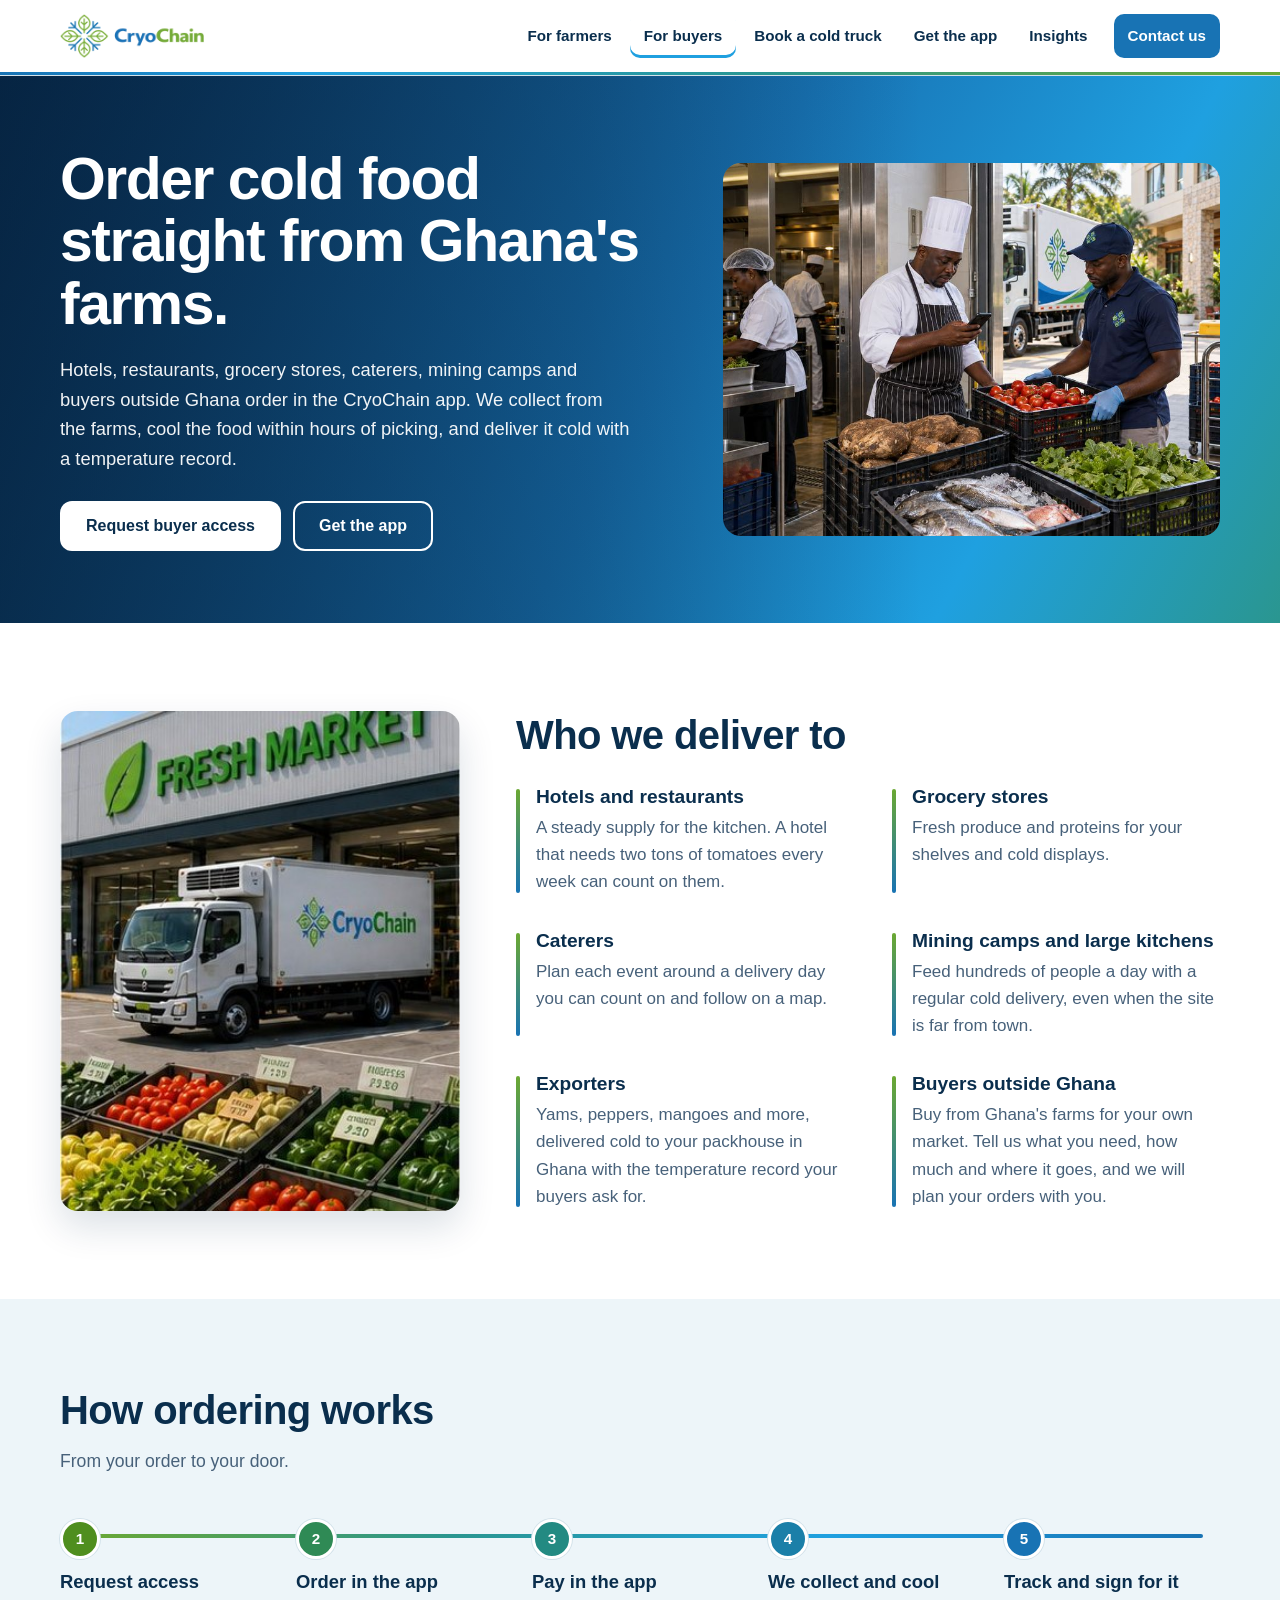
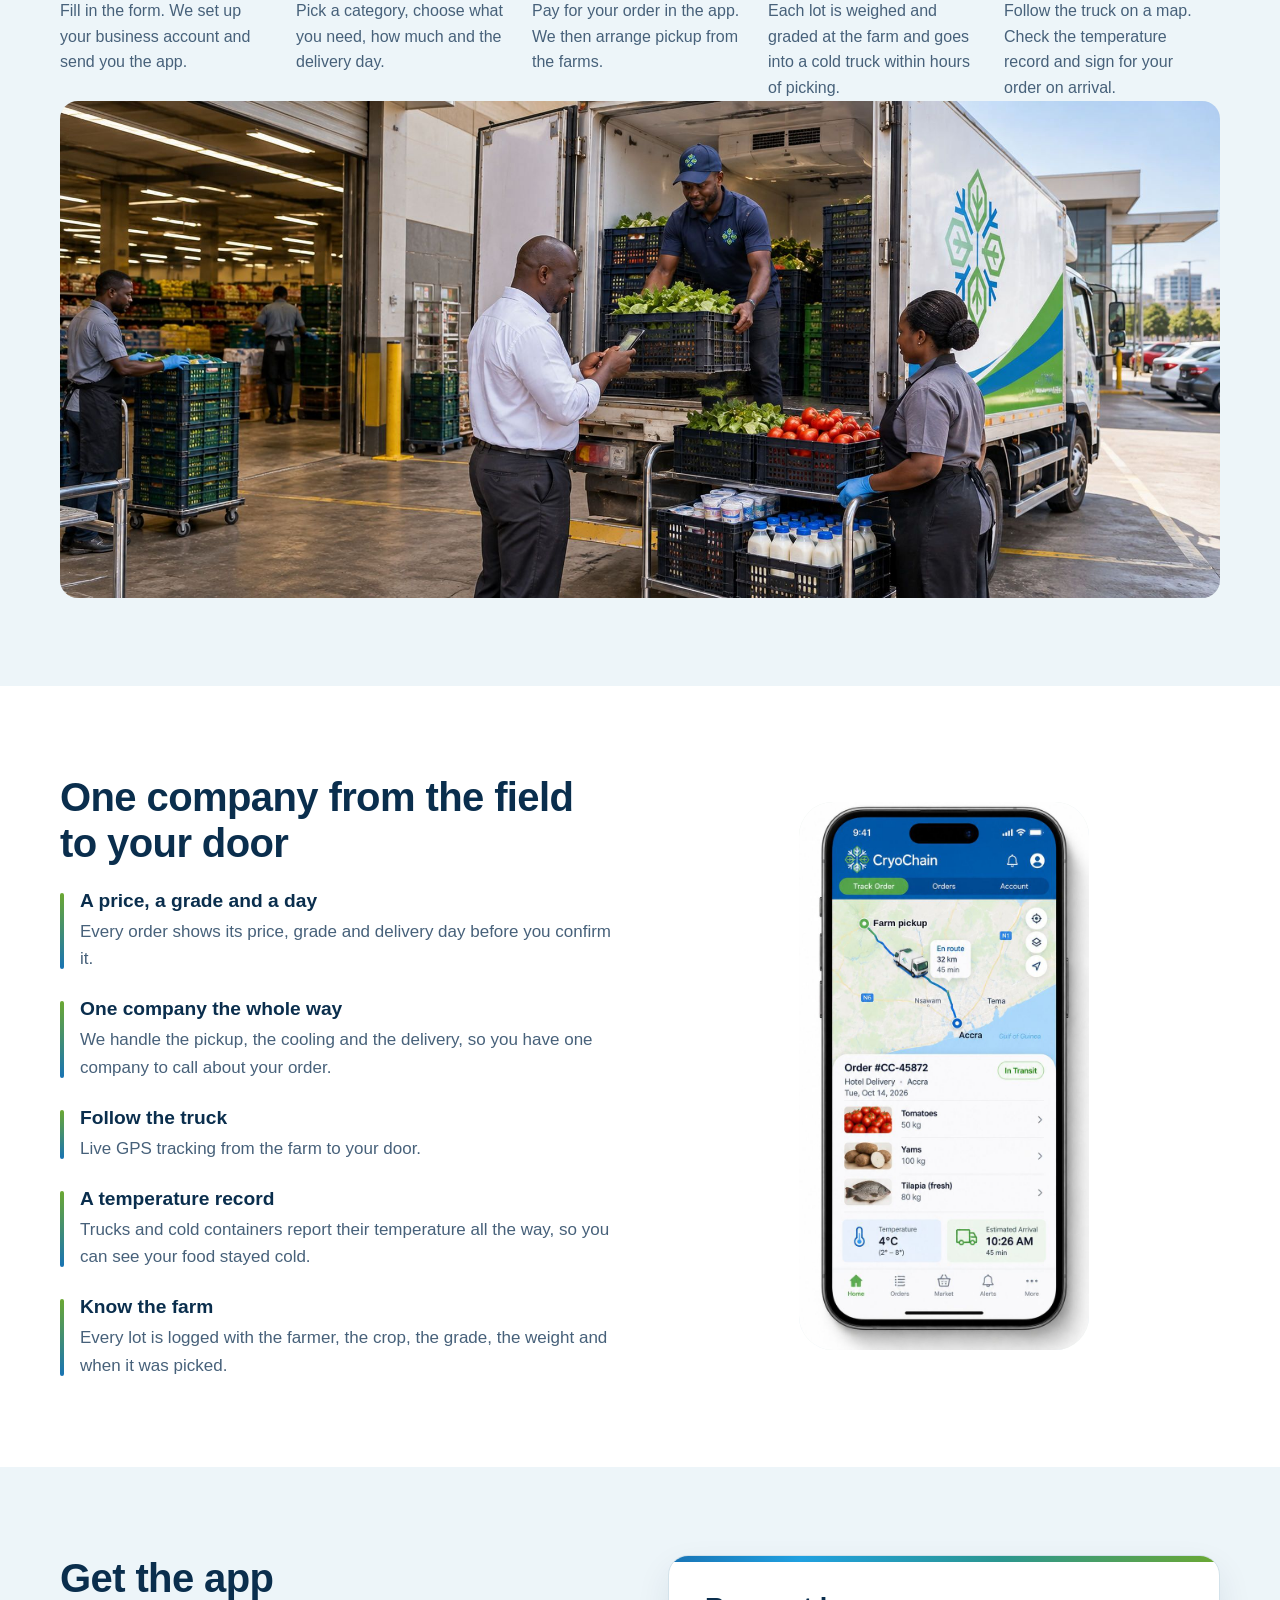
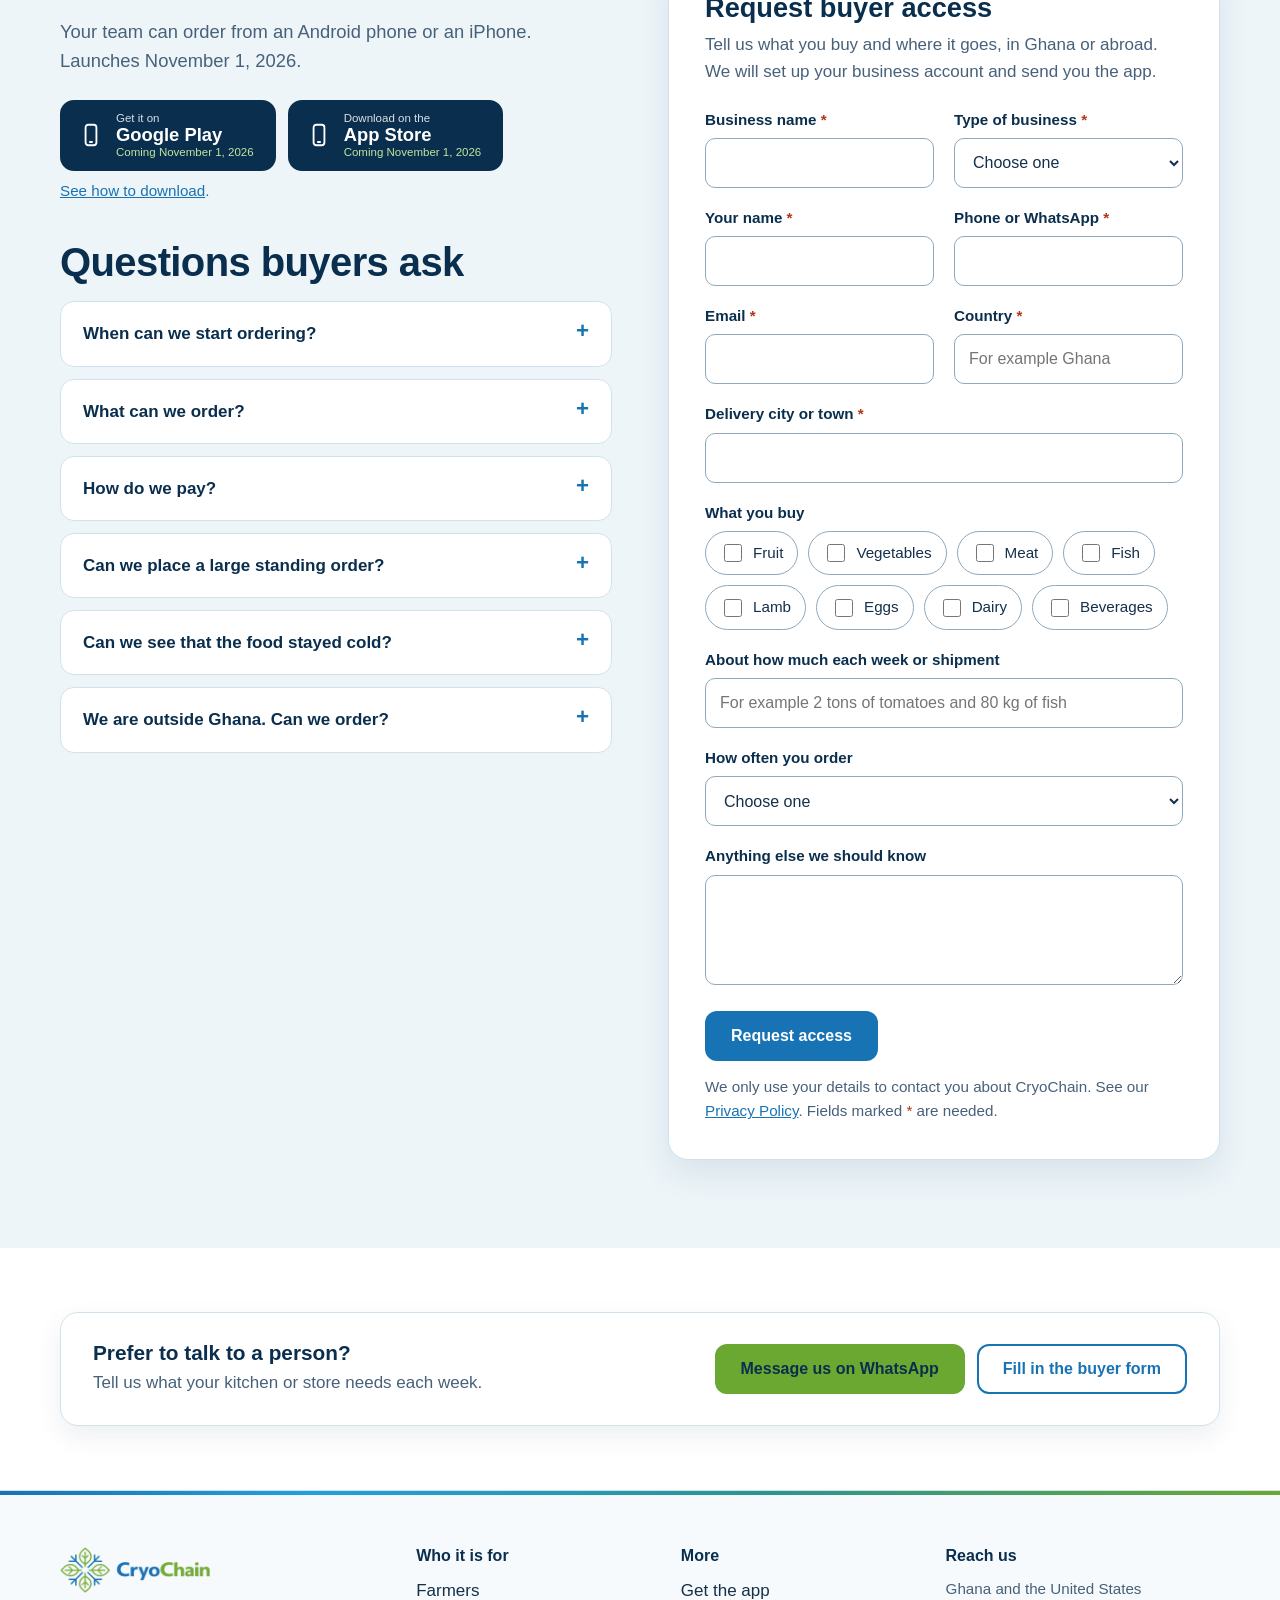
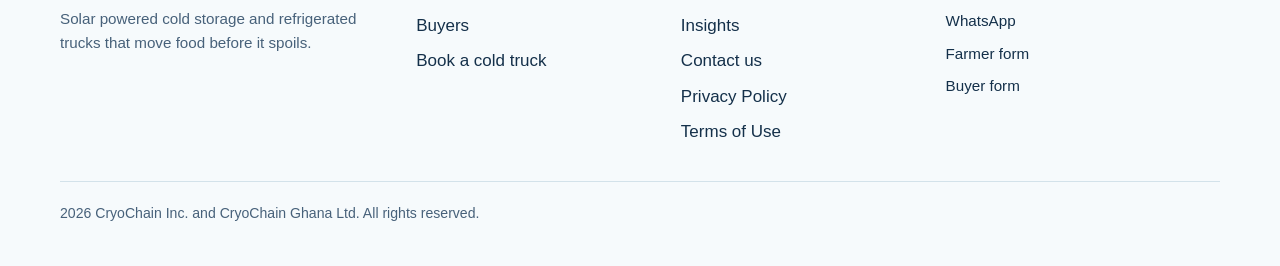
<file: buyers.html>
<!doctype html><html lang="en"><head><meta charset="utf-8"><meta name="viewport" content="width=device-width, initial-scale=1"><title>CryoChain for buyers | Cold food from Ghana&#x27;s farms</title><meta name="description" content="Hotels, restaurants, grocery stores, caterers and large kitchens can order fruit, vegetables, meat, fish, lamb, eggs, dairy and beverages from Ghana&#x27;s farms, delivered cold and tracked live."><meta name="theme-color" content="#1873B4"><link rel="icon" type="image/png" sizes="32x32" href="assets/favicon-32.png"><link rel="icon" type="image/png" sizes="192x192" href="assets/favicon-192.png"><link rel="apple-touch-icon" href="assets/apple-touch-icon.png"><link rel="stylesheet" href="assets/site.css"></head><body><a class="skip" href="#main">Skip to content</a><header class="site-header"><div class="wrap bar"><a class="brand" href="index.html" aria-label="CryoChain home"><img src="assets/logo-horizontal.png" alt="CryoChain" width="144" height="44"></a><button class="menu-btn" aria-expanded="false" aria-controls="nav">Menu</button><nav class="nav" id="nav" aria-label="Main"><a href="farmers.html">For farmers</a><a href="buyers.html" aria-current="page">For buyers</a><a href="logistics.html">Book a cold truck</a><a href="app.html">Get the app</a><a href="insights.html">Insights</a><a class="cta" href="contact.html">Contact us</a></nav></div></header><main id="main">
<section class="hero buyers"><div class="wrap hero-grid">
  <div>
    <h1>Order cold food straight from Ghana's farms.</h1>
    <p>Hotels, restaurants, grocery stores, caterers, mining camps and buyers outside Ghana order in the CryoChain app. We collect from the farms, cool the food within hours of picking, and deliver it cold with a temperature record.</p>
    <div class="btn-row"><a class="btn btn-white" href="buyers.html#buyers-access">Request buyer access</a><a class="btn btn-outline-white" href="app.html">Get the app</a></div>
  </div>
  <figure class="ph dark has-img" data-slot="buyers-hero" style="--ratio:4/3;--mratio:1/1;--focus:50% 50%"><div class="ph-box"><img src="images/B01.jpg" srcset="images/B01-800.jpg 800w, images/B01.jpg 1600w" sizes="(max-width: 700px) 100vw, 50vw" alt="A chef receiving crates of fresh produce and fish at a hotel kitchen door" loading="eager"><div class="ph-ui"><div class="ph-top"><span class="ph-label">B01</span><span><strong>Image B01</strong><small>Save as B01.jpg or B01.png, 1600 x 1200 px</small></span></div><div class="ph-prompt" tabindex="0" aria-label="Image prompt">Photorealistic photo of a chef in a clean white uniform receiving crates of fresh tomatoes, yams and fish from a delivery person at the back door of a Ghanaian hotel kitchen, checking a temperature reading on a phone. A white refrigerated truck is visible outside. Bright, professional, no text. Landscape 4:3 frame. Keep the main subject in the center third so the same image also crops cleanly to 1:1 on phones. Photorealistic, natural light, true to life colors, no text or watermarks.</div><button type="button" class="ph-copy">Copy prompt</button></div></div></figure>
</div></section>

<section class="section">
  <div class="wrap">
    <div class="split-img">
    <figure class="photo narrow"><img src="images/buyers-market.jpg" alt="A CryoChain refrigerated truck delivering to a fresh market with crates of produce in front" style="--ratio:4/5" loading="lazy"></figure>
    <div>
    <div class="head" style="margin-bottom:28px"><h2>Who we deliver to</h2></div>
    <div class="feats">
      <div class="feat"><h3>Hotels and restaurants</h3><p>A steady supply for the kitchen. A hotel that needs two tons of tomatoes every week can count on them.</p></div>
      <div class="feat"><h3>Grocery stores</h3><p>Fresh produce and proteins for your shelves and cold displays.</p></div>
      <div class="feat"><h3>Caterers</h3><p>Plan each event around a delivery day you can count on and follow on a map.</p></div>
      <div class="feat"><h3>Mining camps and large kitchens</h3><p>Feed hundreds of people a day with a regular cold delivery, even when the site is far from town.</p></div>
      <div class="feat"><h3>Exporters</h3><p>Yams, peppers, mangoes and more, delivered cold to your packhouse in Ghana with the temperature record your buyers ask for.</p></div>
      <div class="feat"><h3>Buyers outside Ghana</h3><p>Buy from Ghana's farms for your own market. Tell us what you need, how much and where it goes, and we will plan your orders with you.</p></div>
    </div>
    </div>
    </div>
  </div>
</section>

<section class="section alt">
  <div class="wrap">
    <div class="head"><h2>How ordering works</h2><p>From your order to your door.</p></div>
    <ol class="route h">
      <li><h3>Request access</h3><p>Fill in the form. We set up your business account and send you the app.</p></li>
      <li><h3>Order in the app</h3><p>Pick a category, choose what you need, how much and the delivery day.</p></li>
      <li><h3>Pay in the app</h3><p>Pay for your order in the app. We then arrange pickup from the farms.</p></li>
      <li><h3>We collect and cool</h3><p>Each lot is weighed and graded at the farm and goes into a cold truck within hours of picking.</p></li>
      <li><h3>Track and sign for it</h3><p>Follow the truck on a map. Check the temperature record and sign for your order on arrival.</p></li>
    </ol>
    <figure class="ph has-img" data-slot="buyers-delivery" style="--ratio:21/9;--mratio:4/3;--focus:48% 50%"><div class="ph-box"><img src="images/B02.jpg" srcset="images/B02-800.jpg 800w, images/B02.jpg 2100w" sizes="(max-width: 1200px) 100vw, 1160px" alt="A driver handing over chilled crates at a supermarket loading bay" loading="lazy"><div class="ph-ui"><div class="ph-top"><span class="ph-label">B02</span><span><strong>Image B02</strong><small>Save as B02.jpg or B02.png, 2100 x 900 px</small></span></div><div class="ph-prompt" tabindex="0" aria-label="Image prompt">Photorealistic wide photo of a supermarket loading bay in Accra, a driver in a branded polo handing chilled crates of produce and dairy from the open doors of a clean white refrigerated box truck with blue #1873B4 and green #6BA832 accent stripes and a simple leaf and snowflake mark (no other lettering) to a store manager who signs on a phone, staff stacking crates on trolleys. Landscape 21:9 frame. Keep the main subject in the center third so the same image also crops cleanly to 4:3 on phones. Photorealistic, natural light, true to life colors, no text or watermarks.</div><button type="button" class="ph-copy">Copy prompt</button></div></div></figure>
  </div>
</section>

<section class="section">
  <div class="wrap two">
    <div>
      <div class="head" style="margin-bottom:24px"><h2>One company from the field to your door</h2></div>
      <div class="feats" style="grid-template-columns:1fr;gap:26px">
        <div class="feat"><h3>A price, a grade and a day</h3><p>Every order shows its price, grade and delivery day before you confirm it.</p></div>
        <div class="feat"><h3>One company the whole way</h3><p>We handle the pickup, the cooling and the delivery, so you have one company to call about your order.</p></div>
        <div class="feat"><h3>Follow the truck</h3><p>Live GPS tracking from the farm to your door.</p></div>
        <div class="feat"><h3>A temperature record</h3><p>Trucks and cold containers report their temperature all the way, so you can see your food stayed cold.</p></div>
        <div class="feat"><h3>Know the farm</h3><p>Every lot is logged with the farmer, the crop, the grade, the weight and when it was picked.</p></div>
      </div>
    </div>
    <figure class="ph phone has-img" data-slot="buyers-app" style="--ratio:9/17;--mratio:9/17;--focus:50% 50%"><div class="ph-box"><img src="images/B03.jpg" alt="The CryoChain app showing an order being tracked on a map with its temperature" loading="lazy"><div class="ph-ui"><div class="ph-top"><span class="ph-label">B03</span><span><strong>Image B03</strong><small>Save as B03.jpg or B03.png, 1080 x 2040 px</small></span></div><div class="ph-prompt" tabindex="0" aria-label="Image prompt">Clean product mockup of a modern smartphone, front view, showing a food ordering app in blue and green. Top half is a map with a delivery truck icon and a route line, bottom half shows an order list with items such as tomatoes, yams and tilapia, a delivery day, and a temperature reading of 4 degrees C. White background, soft shadow. Portrait 9:17 frame. Photorealistic, true to life colors, no watermarks.</div><button type="button" class="ph-copy">Copy prompt</button></div></div></figure>
  </div>
</section>

<section class="section alt">
  <div class="wrap two top">
    <div>
      <div class="head" style="margin-bottom:16px"><h2>Get the app</h2></div>
      <p class="lead">Your team can order from an Android phone or an iPhone. Launches November 1, 2026.</p>
      <div class="stores"><a class="store" data-store="android" href="app.html#app-notify"><svg viewBox="0 0 24 24" fill="none" stroke="#fff" stroke-width="1.7" stroke-linecap="round" stroke-linejoin="round" aria-hidden="true"><rect x="7" y="2.5" width="10" height="19" rx="2.5"/><path d="M11 18.5h2"/></svg><span><small>Get it on</small><strong>Google Play</strong><em></em></span></a><a class="store" data-store="ios" href="app.html#app-notify"><svg viewBox="0 0 24 24" fill="none" stroke="#fff" stroke-width="1.7" stroke-linecap="round" stroke-linejoin="round" aria-hidden="true"><rect x="7" y="2.5" width="10" height="19" rx="2.5"/><path d="M11 18.5h2"/></svg><span><small>Download on the</small><strong>App Store</strong><em></em></span></a></div>
      <p class="note"><a href="app.html">See how to download</a>.</p>
      <div style="margin-top:36px">
        <div class="head" style="margin-bottom:16px"><h2>Questions buyers ask</h2></div>
        <div class="faq"><details><summary>When can we start ordering?</summary><p>The app launches November 1, 2026 so you can set up your account first. First deliveries are planned for December 2026.</p></details><details><summary>What can we order?</summary><p>Fruit, vegetables, meat, fish, lamb, eggs, dairy and beverages, all from day one.</p></details><details><summary>How do we pay?</summary><p>In the app, when you place your order.</p></details><details><summary>Can we place a large standing order?</summary><p>Yes. Tell us your weekly needs in the form, for example two tons of tomatoes a week, and we will plan the farmers and the trucks around it.</p></details><details><summary>Can we see that the food stayed cold?</summary><p>Yes. Our trucks and cold containers log their temperature continuously, and you can check the record when you sign for your order.</p></details><details><summary>We are outside Ghana. Can we order?</summary><p>Yes. Fill in the buyer form, choose "Buyer outside Ghana" and tell us your country, what you need and how much. We will contact you to plan your first order.</p></details></div>
      </div>
    </div>
    <div><div class="formwrap" id="buyers-access"><h2>Request buyer access</h2><p>Tell us what you buy and where it goes, in Ghana or abroad. We will set up your business account and send you the app.</p><form class="form" data-form="Buyer access request"><div class=""><label for="f-business-name1406641444578409695">Business name <span class="req" aria-hidden="true">*</span></label><input id="f-business-name1406641444578409695" type="text" name="Business name" required autocomplete="organization"></div><div class=""><label for="s-22328">Type of business <span class="req" aria-hidden="true">*</span></label><select id="s-22328" name="Type of business" required><option value="">Choose one</option><option>Hotel or restaurant</option><option>Grocery store</option><option>Caterer</option><option>Mining camp or large kitchen</option><option>Exporter in Ghana</option><option>Buyer outside Ghana</option><option>Other</option></select></div><div class=""><label for="f-full-name1406641444586082137">Your name <span class="req" aria-hidden="true">*</span></label><input id="f-full-name1406641444586082137" type="text" name="Full name" required autocomplete="name"></div><div class=""><label for="f-phone-or-whatsapp1406641444588003424">Phone or WhatsApp <span class="req" aria-hidden="true">*</span></label><input id="f-phone-or-whatsapp1406641444588003424" type="tel" name="Phone or WhatsApp" required autocomplete="tel"></div><div class=""><label for="f-email1406641444733922973">Email <span class="req" aria-hidden="true">*</span></label><input id="f-email1406641444733922973" type="email" name="Email" required autocomplete="email"></div><div class=""><label for="f-country14066414447392014">Country <span class="req" aria-hidden="true">*</span></label><input id="f-country14066414447392014" type="text" name="Country" required autocomplete="country-name" placeholder="For example Ghana"></div><div class="full"><label for="f-delivery-city-or-town1406641444591842014">Delivery city or town <span class="req" aria-hidden="true">*</span></label><input id="f-delivery-city-or-town1406641444591842014" type="text" name="Delivery city or town" required></div><fieldset class="full"><legend>What you buy</legend><div class="checks"><label><input type="checkbox" name="What you buy" value="Fruit">Fruit</label><label><input type="checkbox" name="What you buy" value="Vegetables">Vegetables</label><label><input type="checkbox" name="What you buy" value="Meat">Meat</label><label><input type="checkbox" name="What you buy" value="Fish">Fish</label><label><input type="checkbox" name="What you buy" value="Lamb">Lamb</label><label><input type="checkbox" name="What you buy" value="Eggs">Eggs</label><label><input type="checkbox" name="What you buy" value="Dairy">Dairy</label><label><input type="checkbox" name="What you buy" value="Beverages">Beverages</label></div></fieldset><div class="full"><label for="f-about-how-much-each-week-or-shipment14063379">About how much each week or shipment</label><input id="f-about-how-much-each-week-or-shipment14063379" type="text" name="About how much each week or shipment" placeholder="For example 2 tons of tomatoes and 80 kg of fish"></div><div class="full"><label for="s-41480">How often you order</label><select id="s-41480" name="How often you order"><option value="">Choose one</option><option>Every day</option><option>A few times a week</option><option>Every week</option><option>Every month</option><option>Shipment by shipment</option><option>One event</option></select></div><div class="full"><label for="t-56697">Anything else we should know</label><textarea id="t-56697" name="Anything else we should know"></textarea></div><div class="full"><button class="btn btn-primary" type="submit">Request access</button><p class="form-note">We only use your details to contact you about CryoChain. See our <a href="privacy.html">Privacy Policy</a>. Fields marked <span class="req">*</span> are needed.</p><div class="form-status" role="status" aria-live="polite"></div></div></form></div></div>
  </div>
</section>

<section class="section tight"><div class="wrap"><div class="reach"><div><h3>Prefer to talk to a person?</h3><p>Tell us what your kitchen or store needs each week.</p></div><div class="btn-row"><a class="btn btn-leaf" data-wa="Hello CryoChain, I am a buyer and I would like to know more about ordering." href="#">Message us on WhatsApp</a><a class="btn btn-ghost" href="buyers.html#buyers-access">Fill in the buyer form</a></div></div></div></section>
</main><footer class="site-footer"><div class="wrap"><div class="fgrid"><div><img src="assets/logo-horizontal.png" alt="CryoChain"><p>Solar powered cold storage and refrigerated trucks that move food before it spoils.</p></div><div><h3>Who it is for</h3><ul><li><a href="farmers.html">Farmers</a></li><li><a href="buyers.html">Buyers</a></li><li><a href="logistics.html">Book a cold truck</a></li></ul></div><div><h3>More</h3><ul><li><a href="app.html">Get the app</a></li><li><a href="insights.html">Insights</a></li><li><a href="contact.html">Contact us</a></li><li><a href="privacy.html">Privacy Policy</a></li><li><a href="terms.html">Terms of Use</a></li></ul></div><div><h3>Reach us</h3><p>Ghana and the United States</p><p><a data-wa="Hello CryoChain" href="#">WhatsApp</a></p><p><a href="farmers.html#farmers-join">Farmer form</a></p><p><a href="buyers.html#buyers-access">Buyer form</a></p></div></div><p class="legal">2026 CryoChain Inc. and CryoChain Ghana Ltd. All rights reserved.</p></div></footer><script src="assets/site.js"></script></body></html>
</file>
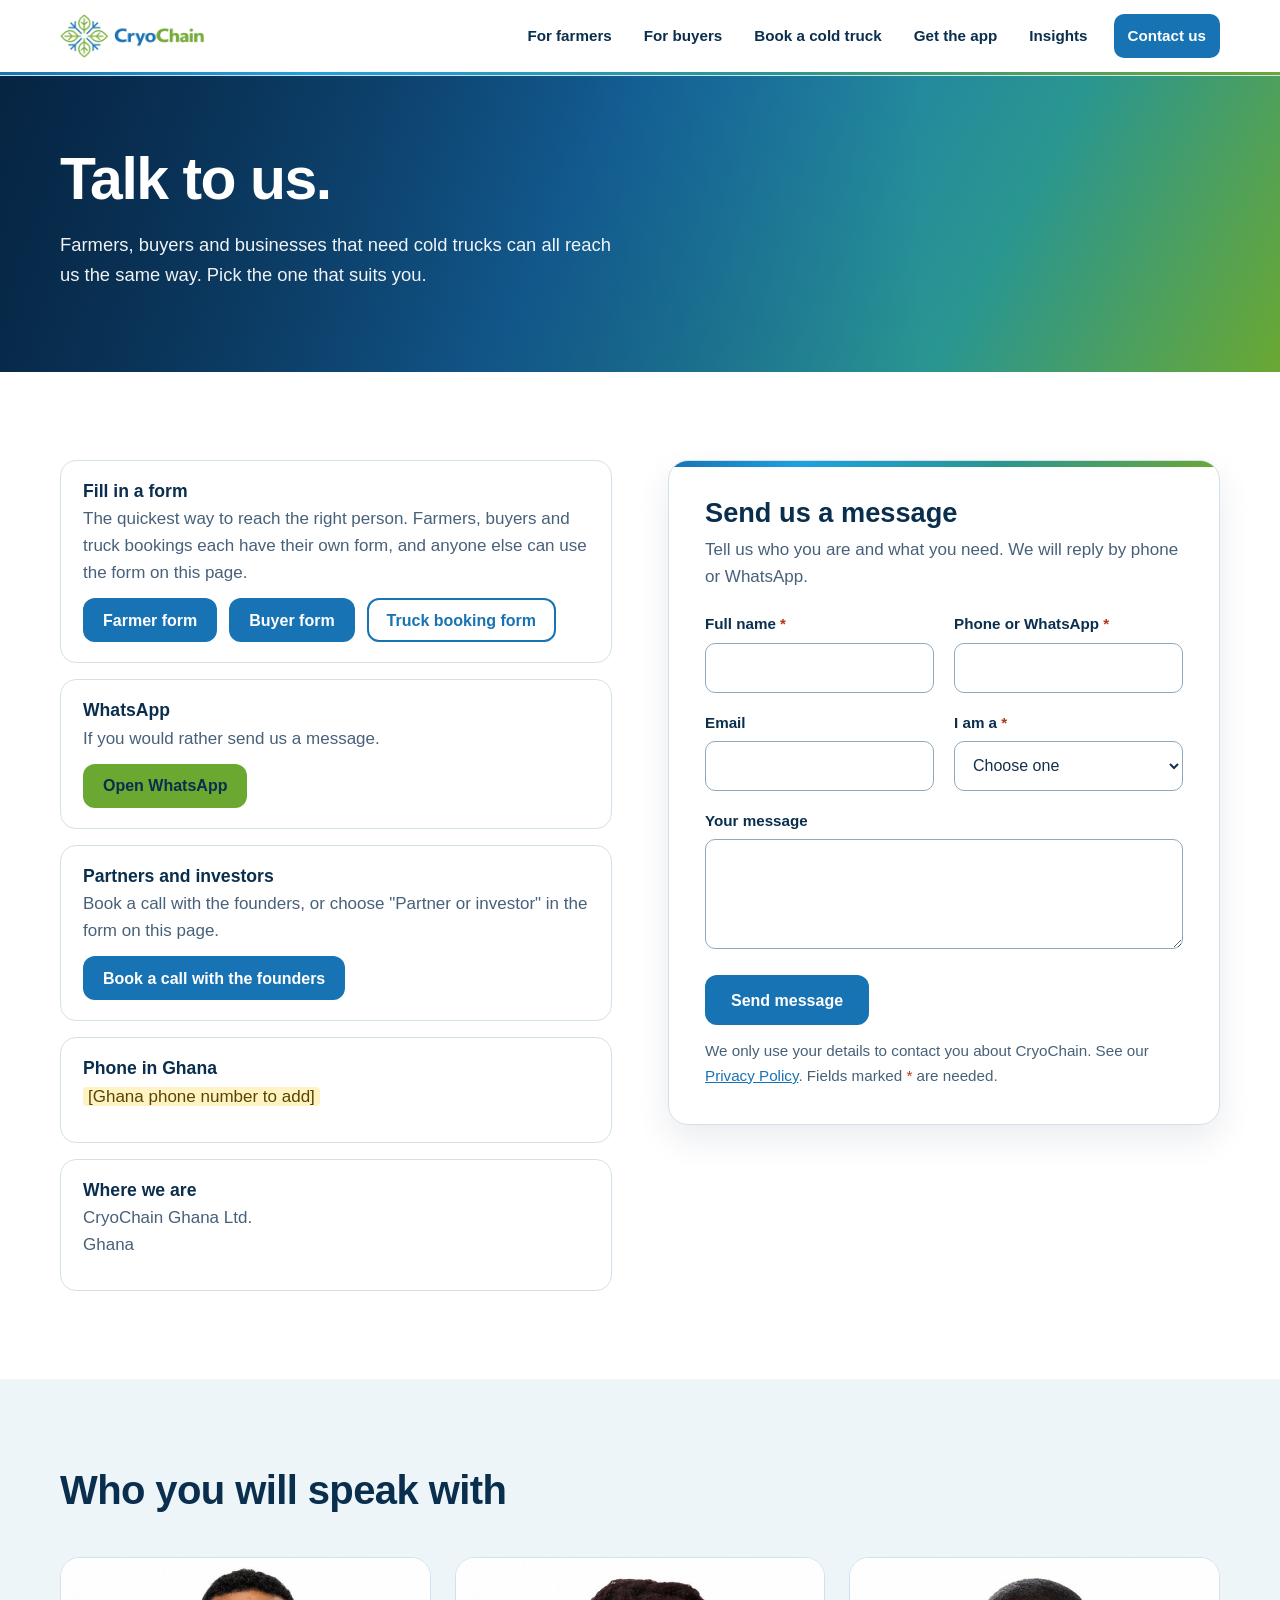
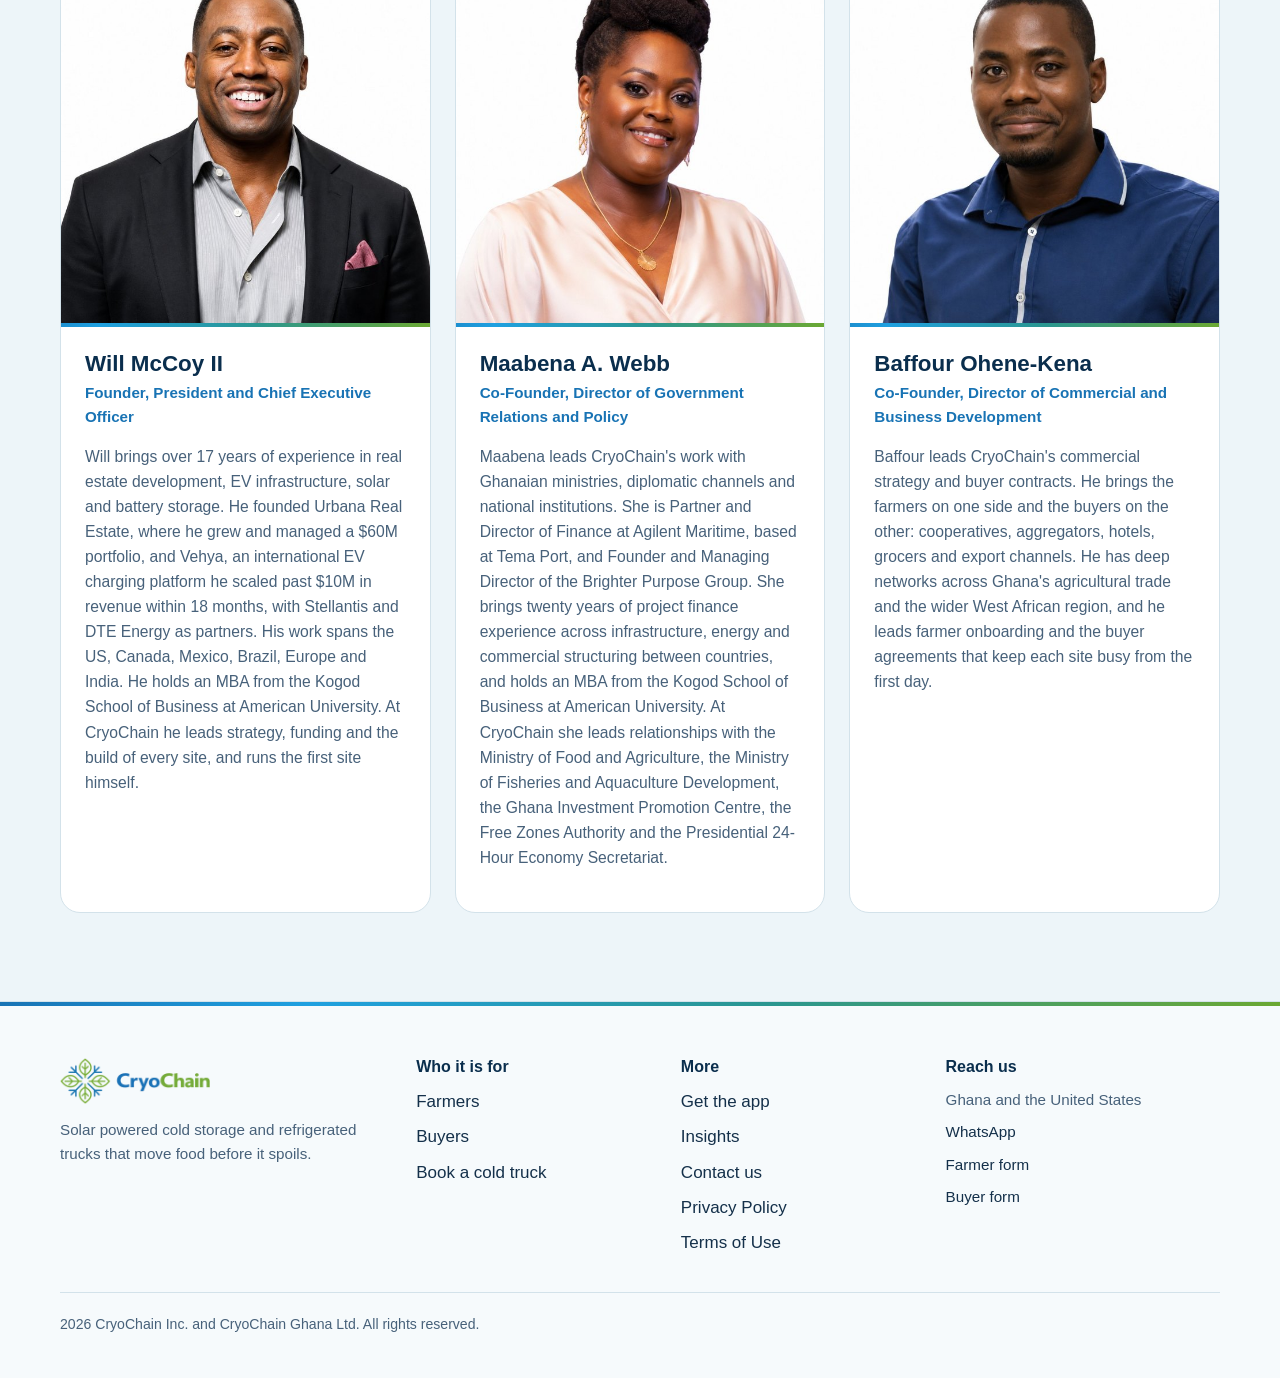
<file: contact.html>
<!doctype html><html lang="en"><head><meta charset="utf-8"><meta name="viewport" content="width=device-width, initial-scale=1"><title>Contact CryoChain | Farmers, buyers and logistics</title><meta name="description" content="Talk to CryoChain. Farmers, buyers and businesses that need refrigerated logistics can reach us by form, WhatsApp or email."><meta name="theme-color" content="#1873B4"><link rel="icon" type="image/png" sizes="32x32" href="assets/favicon-32.png"><link rel="icon" type="image/png" sizes="192x192" href="assets/favicon-192.png"><link rel="apple-touch-icon" href="assets/apple-touch-icon.png"><link rel="stylesheet" href="assets/site.css"></head><body><a class="skip" href="#main">Skip to content</a><header class="site-header"><div class="wrap bar"><a class="brand" href="index.html" aria-label="CryoChain home"><img src="assets/logo-horizontal.png" alt="CryoChain" width="144" height="44"></a><button class="menu-btn" aria-expanded="false" aria-controls="nav">Menu</button><nav class="nav" id="nav" aria-label="Main"><a href="farmers.html">For farmers</a><a href="buyers.html">For buyers</a><a href="logistics.html">Book a cold truck</a><a href="app.html">Get the app</a><a href="insights.html">Insights</a><a class="cta" href="contact.html" aria-current="page">Contact us</a></nav></div></header><main id="main">
<section class="hero contact"><div class="wrap" style="padding:72px 0 64px">
  <h1>Talk to us.</h1>
  <p>Farmers, buyers and businesses that need cold trucks can all reach us the same way. Pick the one that suits you.</p>
</div></section>

<section class="section">
  <div class="wrap two top">
    <div class="methods">
      <div class="method"><h3>Fill in a form</h3><p>The quickest way to reach the right person. Farmers, buyers and truck bookings each have their own form, and anyone else can use the form on this page.</p>
        <div class="btn-row" style="margin:0"><a class="btn btn-primary" href="farmers.html#farmers-join">Farmer form</a><a class="btn btn-primary" href="buyers.html#buyers-access">Buyer form</a><a class="btn btn-ghost" href="logistics.html#logistics-quote">Truck booking form</a></div>
      </div>
      <div class="method"><h3>WhatsApp</h3><p>If you would rather send us a message.</p><a class="btn btn-leaf" data-wa="Hello CryoChain, I would like to know more." href="#">Open WhatsApp</a></div>
      <div class="method"><h3>Partners and investors</h3><p>Book a call with the founders, or choose "Partner or investor" in the form on this page.</p><a class="btn btn-primary" data-link="calendarUrl" href="#">Book a call with the founders</a></div>
      <div class="method"><h3>Phone in Ghana</h3><p><span class="todo" data-config="ghanaPhone">[Ghana phone number to add]</span></p></div>
      <div class="method"><h3>Where we are</h3><p>CryoChain Ghana Ltd.<br>Ghana</p></div>
    </div>
    <div><div class="formwrap" id="contact-form"><h2>Send us a message</h2><p>Tell us who you are and what you need. We will reply by phone or WhatsApp.</p><form class="form" data-form="General message"><div class=""><label for="f-full-name140664144455344285">Full name <span class="req" aria-hidden="true">*</span></label><input id="f-full-name140664144455344285" type="text" name="Full name" required autocomplete="name"></div><div class=""><label for="f-phone-or-whatsapp1406641444588003424">Phone or WhatsApp <span class="req" aria-hidden="true">*</span></label><input id="f-phone-or-whatsapp1406641444588003424" type="tel" name="Phone or WhatsApp" required autocomplete="tel"></div><div class=""><label for="f-email1406641444733922973">Email</label><input id="f-email1406641444733922973" type="email" name="Email" autocomplete="email"></div><div class=""><label for="s-13925">I am a <span class="req" aria-hidden="true">*</span></label><select id="s-13925" name="I am a" required><option value="">Choose one</option><option>Farmer</option><option>Buyer (hotel, restaurant, grocery, caterer, camp)</option><option>Buyer outside Ghana</option><option>Booking a cold truck</option><option>Partner or investor</option><option>Press or media</option><option>Something else</option></select></div><div class="full"><label for="t-67693">Your message</label><textarea id="t-67693" name="Your message" required></textarea></div><div class="full"><button class="btn btn-primary" type="submit">Send message</button><p class="form-note">We only use your details to contact you about CryoChain. See our <a href="privacy.html">Privacy Policy</a>. Fields marked <span class="req">*</span> are needed.</p><div class="form-status" role="status" aria-live="polite"></div></div></form></div></div>
  </div>
</section>

<section class="section alt"><div class="wrap"><div class="head"><h2>Who you will speak with</h2></div><div class="founders"><article class="founder"><img src="images/founder-will.jpg" alt="Will McCoy II, Founder, President and Chief Executive Officer" loading="lazy" width="640" height="640"><div class="fb"><h3>Will McCoy II</h3><p class="role">Founder, President and Chief Executive Officer</p><p>Will brings over 17 years of experience in real estate development, EV infrastructure, solar and battery storage. He founded Urbana Real Estate, where he grew and managed a $60M portfolio, and Vehya, an international EV charging platform he scaled past $10M in revenue within 18 months, with Stellantis and DTE Energy as partners. His work spans the US, Canada, Mexico, Brazil, Europe and India. He holds an MBA from the Kogod School of Business at American University. At CryoChain he leads strategy, funding and the build of every site, and runs the first site himself.</p><a class="li" data-link="linkedinWill" href="#" hidden><svg viewBox="0 0 24 24" fill="currentColor" aria-hidden="true"><path d="M20.45 20.45h-3.55v-5.57c0-1.33-.03-3.04-1.85-3.04-1.85 0-2.14 1.45-2.14 2.95v5.66H9.36V9h3.41v1.56h.05c.47-.9 1.63-1.85 3.36-1.85 3.59 0 4.26 2.36 4.26 5.43v6.31zM5.34 7.43c-1.14 0-2.06-.93-2.06-2.06s.92-2.06 2.06-2.06 2.06.93 2.06 2.06-.92 2.06-2.06 2.06zM7.12 20.45H3.56V9h3.56v11.45zM22.22 0H1.77C.79 0 0 .77 0 1.72v20.56C0 23.23.79 24 1.77 24h20.45c.98 0 1.78-.77 1.78-1.72V1.72C24 .77 23.2 0 22.22 0z"/></svg>Connect on LinkedIn</a></div></article><article class="founder"><img src="images/founder-maabena.jpg" alt="Maabena A. Webb, Co-Founder, Director of Government Relations and Policy" loading="lazy" width="640" height="640"><div class="fb"><h3>Maabena A. Webb</h3><p class="role">Co-Founder, Director of Government Relations and Policy</p><p>Maabena leads CryoChain&#x27;s work with Ghanaian ministries, diplomatic channels and national institutions. She is Partner and Director of Finance at Agilent Maritime, based at Tema Port, and Founder and Managing Director of the Brighter Purpose Group. She brings twenty years of project finance experience across infrastructure, energy and commercial structuring between countries, and holds an MBA from the Kogod School of Business at American University. At CryoChain she leads relationships with the Ministry of Food and Agriculture, the Ministry of Fisheries and Aquaculture Development, the Ghana Investment Promotion Centre, the Free Zones Authority and the Presidential 24-Hour Economy Secretariat.</p><a class="li" data-link="linkedinMaabena" href="#" hidden><svg viewBox="0 0 24 24" fill="currentColor" aria-hidden="true"><path d="M20.45 20.45h-3.55v-5.57c0-1.33-.03-3.04-1.85-3.04-1.85 0-2.14 1.45-2.14 2.95v5.66H9.36V9h3.41v1.56h.05c.47-.9 1.63-1.85 3.36-1.85 3.59 0 4.26 2.36 4.26 5.43v6.31zM5.34 7.43c-1.14 0-2.06-.93-2.06-2.06s.92-2.06 2.06-2.06 2.06.93 2.06 2.06-.92 2.06-2.06 2.06zM7.12 20.45H3.56V9h3.56v11.45zM22.22 0H1.77C.79 0 0 .77 0 1.72v20.56C0 23.23.79 24 1.77 24h20.45c.98 0 1.78-.77 1.78-1.72V1.72C24 .77 23.2 0 22.22 0z"/></svg>Connect on LinkedIn</a></div></article><article class="founder"><img src="images/founder-baffour.jpg" alt="Baffour Ohene-Kena, Co-Founder, Director of Commercial and Business Development" loading="lazy" width="640" height="640"><div class="fb"><h3>Baffour Ohene-Kena</h3><p class="role">Co-Founder, Director of Commercial and Business Development</p><p>Baffour leads CryoChain&#x27;s commercial strategy and buyer contracts. He brings the farmers on one side and the buyers on the other: cooperatives, aggregators, hotels, grocers and export channels. He has deep networks across Ghana&#x27;s agricultural trade and the wider West African region, and he leads farmer onboarding and the buyer agreements that keep each site busy from the first day.</p><a class="li" data-link="linkedinBaffour" href="#" hidden><svg viewBox="0 0 24 24" fill="currentColor" aria-hidden="true"><path d="M20.45 20.45h-3.55v-5.57c0-1.33-.03-3.04-1.85-3.04-1.85 0-2.14 1.45-2.14 2.95v5.66H9.36V9h3.41v1.56h.05c.47-.9 1.63-1.85 3.36-1.85 3.59 0 4.26 2.36 4.26 5.43v6.31zM5.34 7.43c-1.14 0-2.06-.93-2.06-2.06s.92-2.06 2.06-2.06 2.06.93 2.06 2.06-.92 2.06-2.06 2.06zM7.12 20.45H3.56V9h3.56v11.45zM22.22 0H1.77C.79 0 0 .77 0 1.72v20.56C0 23.23.79 24 1.77 24h20.45c.98 0 1.78-.77 1.78-1.72V1.72C24 .77 23.2 0 22.22 0z"/></svg>Connect on LinkedIn</a></div></article></div></div></section>
</main><footer class="site-footer"><div class="wrap"><div class="fgrid"><div><img src="assets/logo-horizontal.png" alt="CryoChain"><p>Solar powered cold storage and refrigerated trucks that move food before it spoils.</p></div><div><h3>Who it is for</h3><ul><li><a href="farmers.html">Farmers</a></li><li><a href="buyers.html">Buyers</a></li><li><a href="logistics.html">Book a cold truck</a></li></ul></div><div><h3>More</h3><ul><li><a href="app.html">Get the app</a></li><li><a href="insights.html">Insights</a></li><li><a href="contact.html">Contact us</a></li><li><a href="privacy.html">Privacy Policy</a></li><li><a href="terms.html">Terms of Use</a></li></ul></div><div><h3>Reach us</h3><p>Ghana and the United States</p><p><a data-wa="Hello CryoChain" href="#">WhatsApp</a></p><p><a href="farmers.html#farmers-join">Farmer form</a></p><p><a href="buyers.html#buyers-access">Buyer form</a></p></div></div><p class="legal">2026 CryoChain Inc. and CryoChain Ghana Ltd. All rights reserved.</p></div></footer><script src="assets/site.js"></script></body></html>
</file>
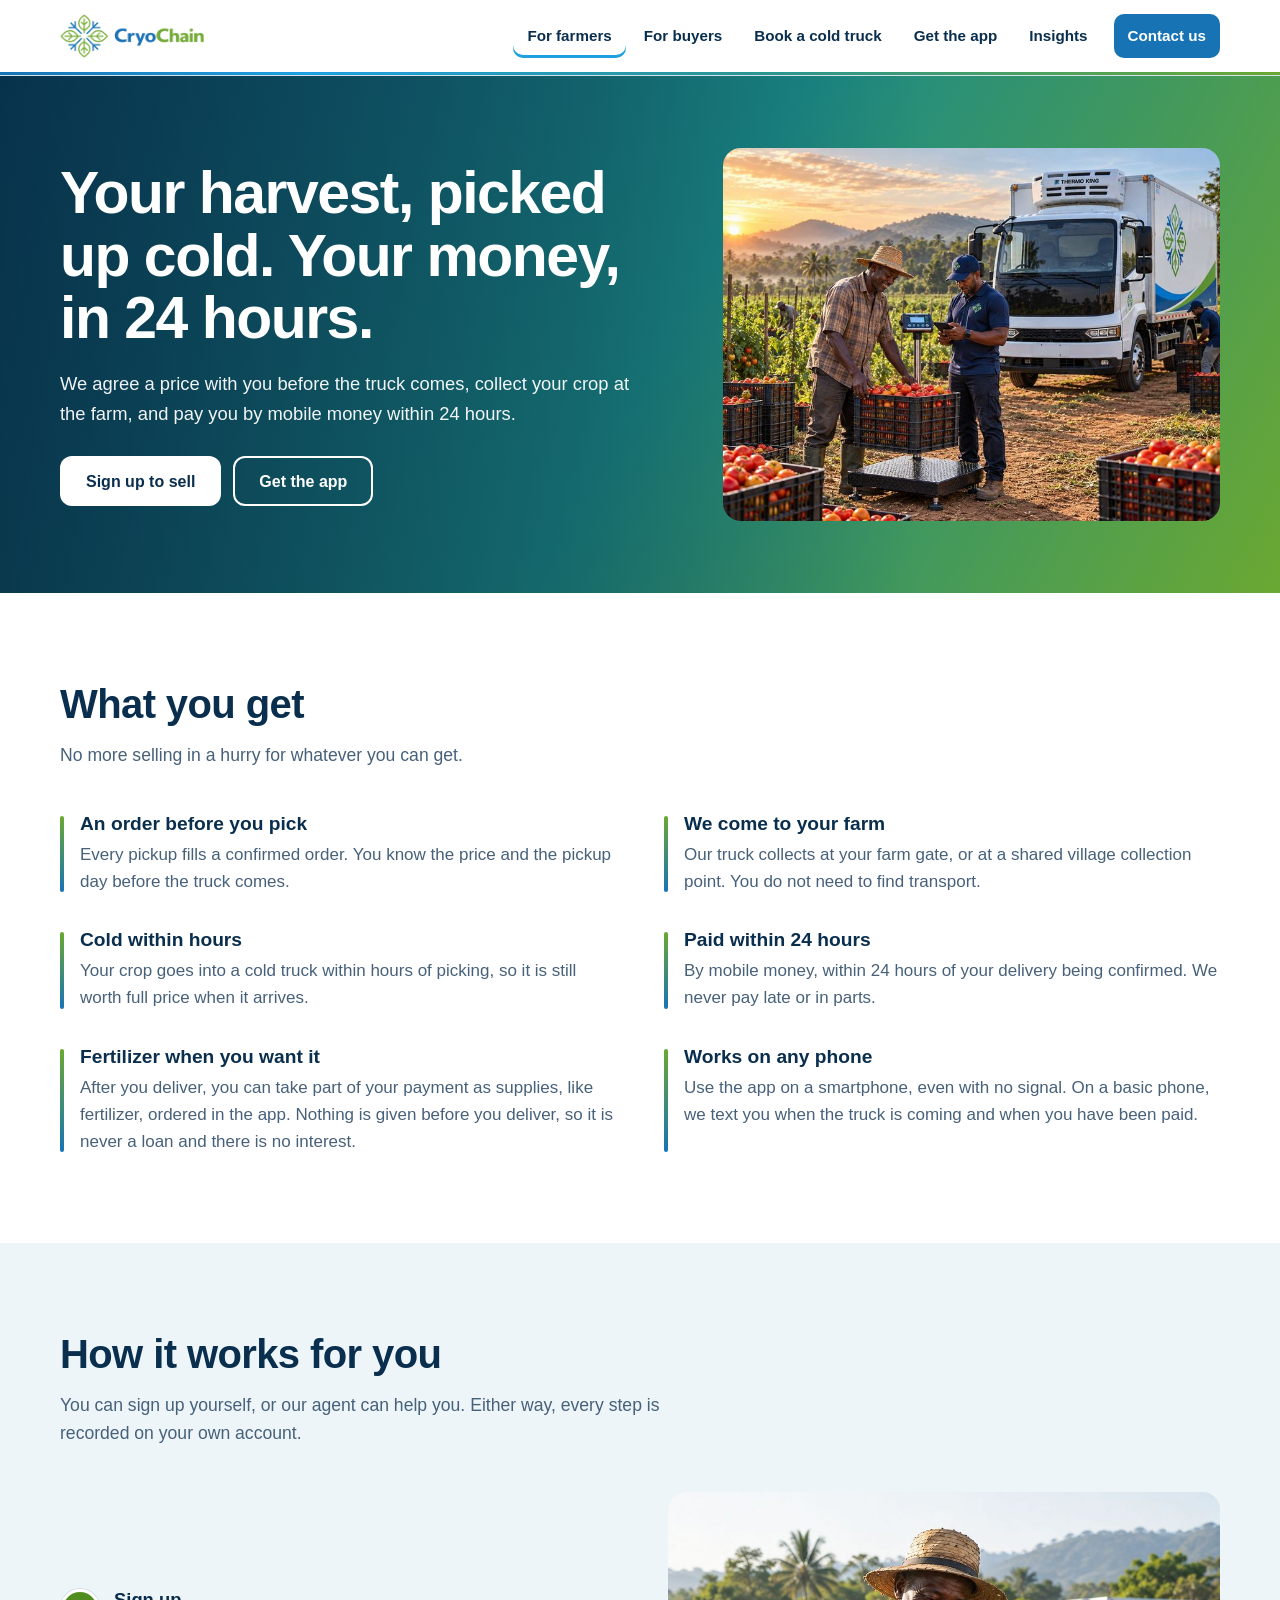
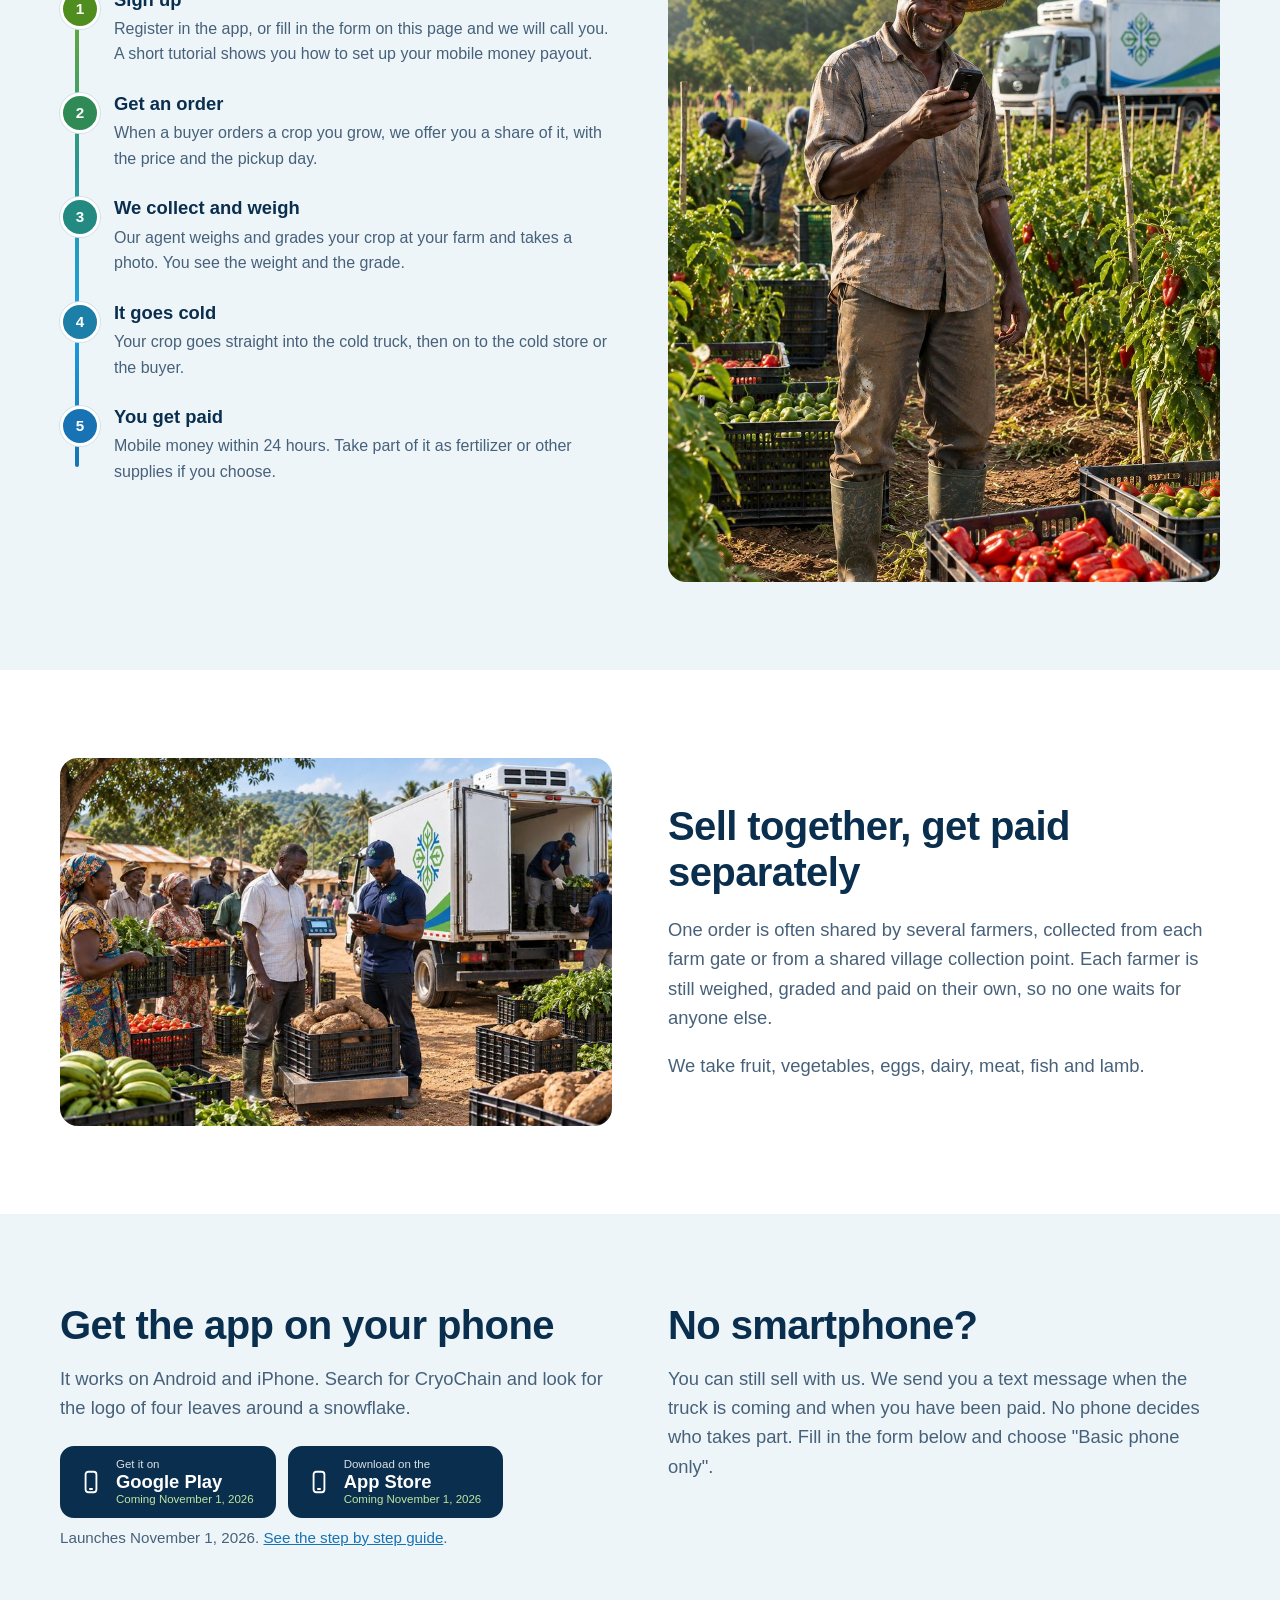
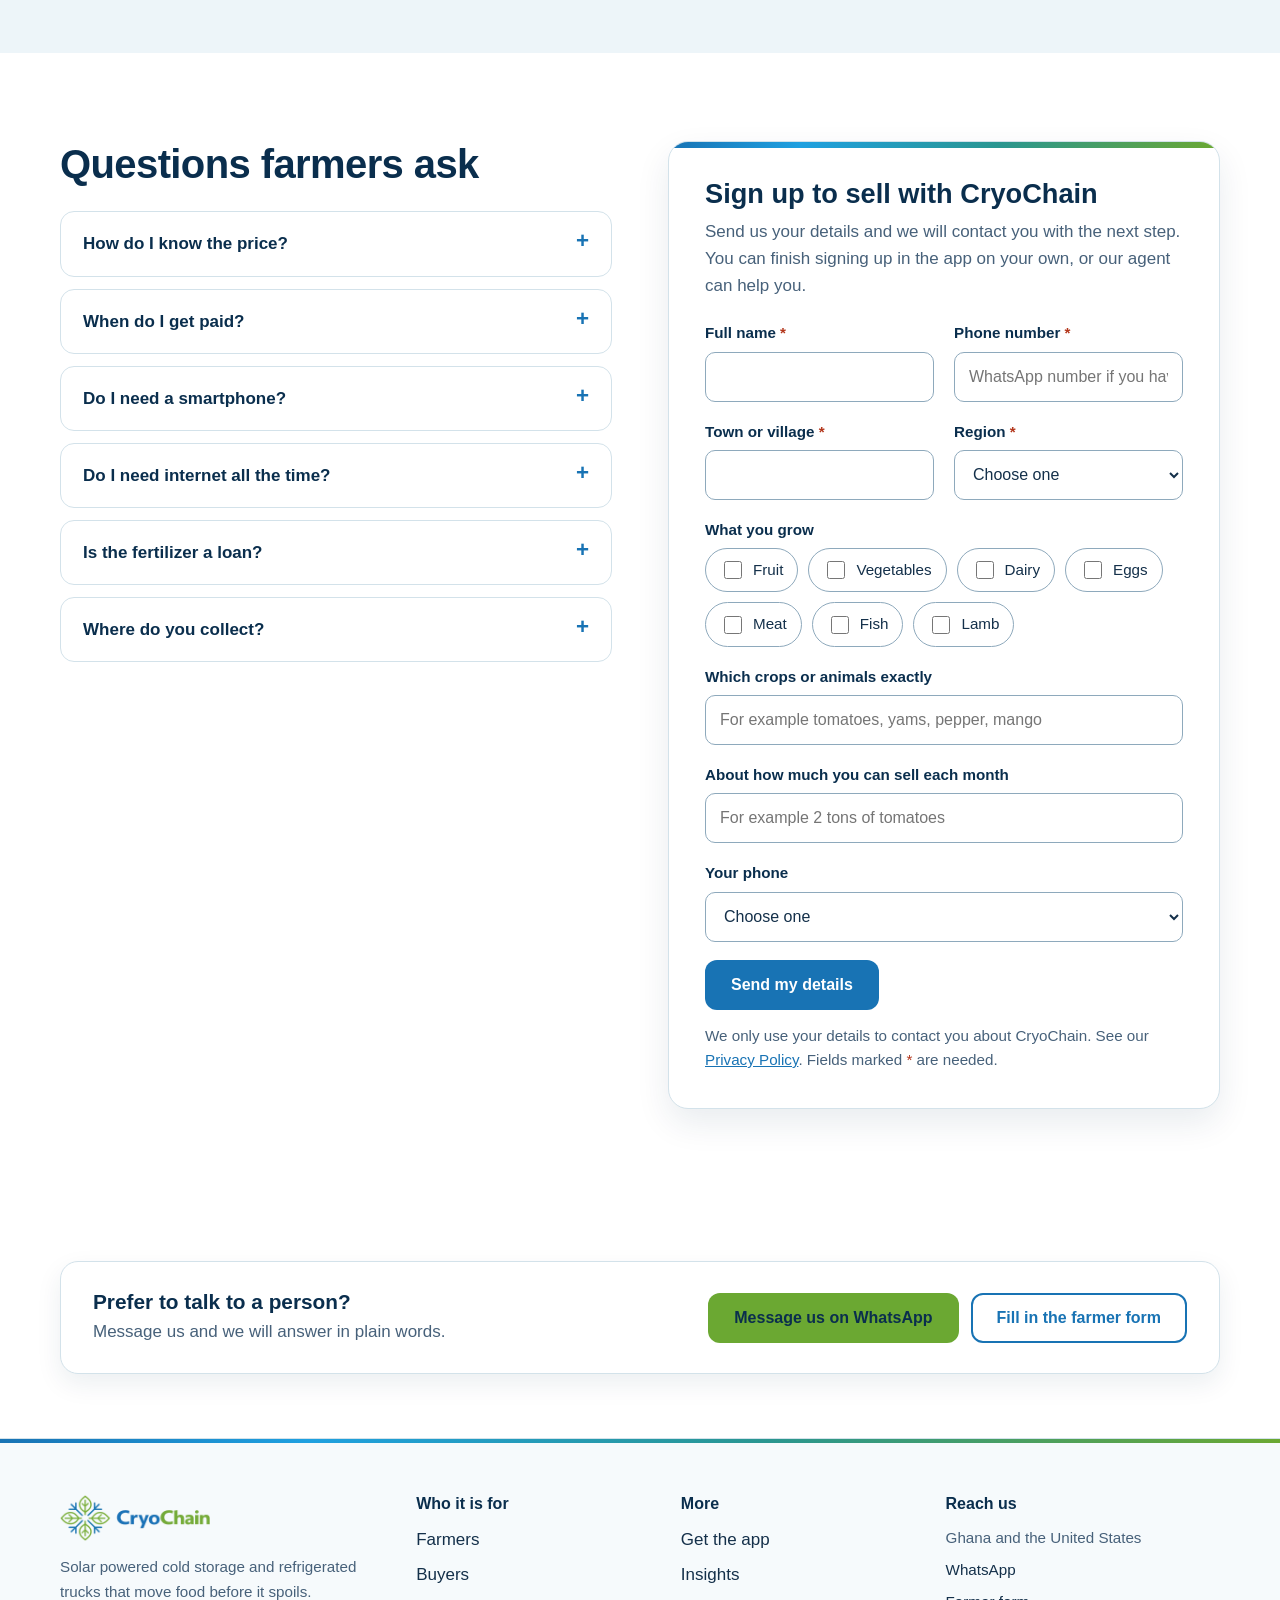
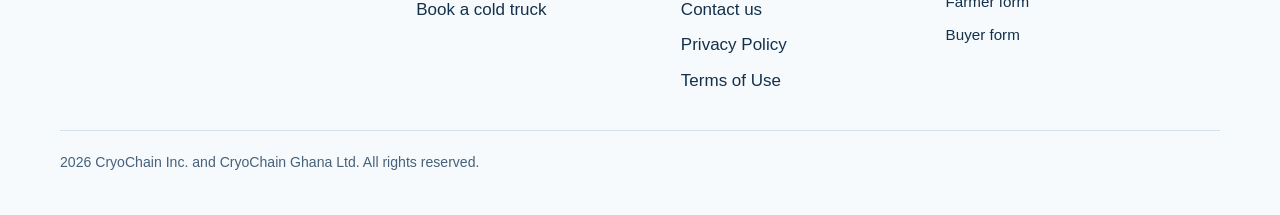
<file: farmers.html>
<!doctype html><html lang="en"><head><meta charset="utf-8"><meta name="viewport" content="width=device-width, initial-scale=1"><title>CryoChain for farmers | Sell your harvest before it spoils</title><meta name="description" content="Sign up in the CryoChain app, tell us what is ready, and our cold truck comes to you. Your crop is weighed in front of you and you are paid by mobile money within 24 hours."><meta name="theme-color" content="#1873B4"><link rel="icon" type="image/png" sizes="32x32" href="assets/favicon-32.png"><link rel="icon" type="image/png" sizes="192x192" href="assets/favicon-192.png"><link rel="apple-touch-icon" href="assets/apple-touch-icon.png"><link rel="stylesheet" href="assets/site.css"></head><body><a class="skip" href="#main">Skip to content</a><header class="site-header"><div class="wrap bar"><a class="brand" href="index.html" aria-label="CryoChain home"><img src="assets/logo-horizontal.png" alt="CryoChain" width="144" height="44"></a><button class="menu-btn" aria-expanded="false" aria-controls="nav">Menu</button><nav class="nav" id="nav" aria-label="Main"><a href="farmers.html" aria-current="page">For farmers</a><a href="buyers.html">For buyers</a><a href="logistics.html">Book a cold truck</a><a href="app.html">Get the app</a><a href="insights.html">Insights</a><a class="cta" href="contact.html">Contact us</a></nav></div></header><main id="main">
<section class="hero farmers"><div class="wrap hero-grid">
  <div>
    <h1>Your harvest, picked up cold. Your money, in 24 hours.</h1>
    <p>We agree a price with you before the truck comes, collect your crop at the farm, and pay you by mobile money within 24 hours.</p>
    <div class="btn-row"><a class="btn btn-white" href="farmers.html#farmers-join">Sign up to sell</a><a class="btn btn-outline-white" href="app.html">Get the app</a></div>
  </div>
  <figure class="ph dark has-img" data-slot="farmers-hero" style="--ratio:4/3;--mratio:1/1;--focus:50% 50%"><div class="ph-box"><img src="images/F01.jpg" srcset="images/F01-800.jpg 800w, images/F01.jpg 1600w" sizes="(max-width: 700px) 100vw, 50vw" alt="A farmer weighing crates of tomatoes beside a white refrigerated truck" loading="eager"><div class="ph-ui"><div class="ph-top"><span class="ph-label">F01</span><span><strong>Image F01</strong><small>Save as F01.jpg or F01.png, 1600 x 1200 px</small></span></div><div class="ph-prompt" tabindex="0" aria-label="Image prompt">Photorealistic photo of a Ghanaian farmer at the edge of his field in morning light, standing beside crates of ripe tomatoes on a scale while a field agent records the weight on a phone. A white refrigerated box truck is parked behind. Warm natural light, honest and proud mood, no text. Landscape 4:3 frame. Keep the main subject in the center third so the same image also crops cleanly to 1:1 on phones. Photorealistic, natural light, true to life colors, no text or watermarks.</div><button type="button" class="ph-copy">Copy prompt</button></div></div></figure>
</div></section>

<section class="section">
  <div class="wrap">
    <div class="head"><h2>What you get</h2><p>No more selling in a hurry for whatever you can get.</p></div>
    <div class="feats">
      <div class="feat"><h3>An order before you pick</h3><p>Every pickup fills a confirmed order. You know the price and the pickup day before the truck comes.</p></div>
      <div class="feat"><h3>We come to your farm</h3><p>Our truck collects at your farm gate, or at a shared village collection point. You do not need to find transport.</p></div>
      <div class="feat"><h3>Cold within hours</h3><p>Your crop goes into a cold truck within hours of picking, so it is still worth full price when it arrives.</p></div>
      <div class="feat"><h3>Paid within 24 hours</h3><p>By mobile money, within 24 hours of your delivery being confirmed. We never pay late or in parts.</p></div>
      <div class="feat"><h3>Fertilizer when you want it</h3><p>After you deliver, you can take part of your payment as supplies, like fertilizer, ordered in the app. Nothing is given before you deliver, so it is never a loan and there is no interest.</p></div>
      <div class="feat"><h3>Works on any phone</h3><p>Use the app on a smartphone, even with no signal. On a basic phone, we text you when the truck is coming and when you have been paid.</p></div>
    </div>
  </div>
</section>

<section class="section alt">
  <div class="wrap">
    <div class="head"><h2>How it works for you</h2><p>You can sign up yourself, or our agent can help you. Either way, every step is recorded on your own account.</p></div>
    <div class="two">
    <ol class="route v">
      <li><h3>Sign up</h3><p>Register in the app, or fill in the form on this page and we will call you. A short tutorial shows you how to set up your mobile money payout.</p></li>
      <li><h3>Get an order</h3><p>When a buyer orders a crop you grow, we offer you a share of it, with the price and the pickup day.</p></li>
      <li><h3>We collect and weigh</h3><p>Our agent weighs and grades your crop at your farm and takes a photo. You see the weight and the grade.</p></li>
      <li><h3>It goes cold</h3><p>Your crop goes straight into the cold truck, then on to the cold store or the buyer.</p></li>
      <li><h3>You get paid</h3><p>Mobile money within 24 hours. Take part of it as fertilizer or other supplies if you choose.</p></li>
    </ol>
    <figure class="ph has-img" data-slot="farmers-paid" style="--ratio:4/5;--mratio:1/1;--focus:50% 50%"><div class="ph-box"><img src="images/F02.jpg" alt="A farmer reading a mobile money payment message on his phone beside his crops" loading="lazy"><div class="ph-ui"><div class="ph-top"><span class="ph-label">F02</span><span><strong>Image F02</strong><small>Save as F02.jpg or F02.png, 1280 x 1600 px</small></span></div><div class="ph-prompt" tabindex="0" aria-label="Image prompt">Photorealistic portrait photo of a Ghanaian farmer in work clothes standing among rows of pepper plants, looking pleased at a mobile money payment message on a basic phone, soft morning light, crates of harvested peppers at his feet. Portrait 4:5 frame. Keep the main subject in the center third so the same image also crops cleanly to 1:1 on phones. Photorealistic, natural light, true to life colors, no text or watermarks.</div><button type="button" class="ph-copy">Copy prompt</button></div></div></figure>
    </div>
  </div>
</section>

<section class="section">
  <div class="wrap two">
    <figure class="ph has-img" data-slot="farmers-collection" style="--ratio:3/2;--mratio:1/1;--focus:50% 50%"><div class="ph-box"><img src="images/F03.jpg" srcset="images/F03-800.jpg 800w, images/F03.jpg 1600w" sizes="(max-width: 700px) 100vw, 50vw" alt="Farmers at a village collection point with crates, a scale and a refrigerated truck" loading="lazy"><div class="ph-ui"><div class="ph-top"><span class="ph-label">F03</span><span><strong>Image F03</strong><small>Save as F03.jpg or F03.png, 1600 x 1067 px</small></span></div><div class="ph-prompt" tabindex="0" aria-label="Image prompt">Photorealistic photo of a village collection point in Ghana. Several farmers with crates of yams and vegetables wait their turn at a weighing scale, a field agent records weights on a phone, a white refrigerated truck is parked nearby. Bright daylight, orderly and friendly. Landscape 3:2 frame. Keep the main subject in the center third so the same image also crops cleanly to 1:1 on phones. Photorealistic, natural light, true to life colors, no text or watermarks.</div><button type="button" class="ph-copy">Copy prompt</button></div></div></figure>
    <div>
      <div class="head" style="margin-bottom:20px"><h2>Sell together, get paid separately</h2></div>
      <p class="lead">One order is often shared by several farmers, collected from each farm gate or from a shared village collection point. Each farmer is still weighed, graded and paid on their own, so no one waits for anyone else.</p>
      <p class="lead" style="margin-bottom:0">We take fruit, vegetables, eggs, dairy, meat, fish and lamb.</p>
    </div>
  </div>
</section>

<section class="section alt">
  <div class="wrap two top">
    <div>
      <div class="head" style="margin-bottom:16px"><h2>Get the app on your phone</h2></div>
      <p class="lead">It works on Android and iPhone. Search for CryoChain and look for the logo of four leaves around a snowflake.</p>
      <div class="stores"><a class="store" data-store="android" href="app.html#app-notify"><svg viewBox="0 0 24 24" fill="none" stroke="#fff" stroke-width="1.7" stroke-linecap="round" stroke-linejoin="round" aria-hidden="true"><rect x="7" y="2.5" width="10" height="19" rx="2.5"/><path d="M11 18.5h2"/></svg><span><small>Get it on</small><strong>Google Play</strong><em></em></span></a><a class="store" data-store="ios" href="app.html#app-notify"><svg viewBox="0 0 24 24" fill="none" stroke="#fff" stroke-width="1.7" stroke-linecap="round" stroke-linejoin="round" aria-hidden="true"><rect x="7" y="2.5" width="10" height="19" rx="2.5"/><path d="M11 18.5h2"/></svg><span><small>Download on the</small><strong>App Store</strong><em></em></span></a></div>
      <p class="note">Launches November 1, 2026. <a href="app.html">See the step by step guide</a>.</p>
    </div>
    <div>
      <div class="head" style="margin-bottom:16px"><h2>No smartphone?</h2></div>
      <p class="lead">You can still sell with us. We send you a text message when the truck is coming and when you have been paid. No phone decides who takes part. Fill in the form below and choose "Basic phone only".</p>
    </div>
  </div>
</section>

<section class="section">
  <div class="wrap two top">
    <div>
      <div class="head" style="margin-bottom:24px"><h2>Questions farmers ask</h2></div>
      <div class="faq"><details><summary>How do I know the price?</summary><p>We tell you the price before the truck comes, so you can decide before you pick.</p></details><details><summary>When do I get paid?</summary><p>By mobile money, within 24 hours of your delivery being confirmed.</p></details><details><summary>Do I need a smartphone?</summary><p>No. The app works on Android phones and iPhones, and on a basic phone we text you when the truck is coming and when you have been paid.</p></details><details><summary>Do I need internet all the time?</summary><p>No. The app and our agents' phones save everything when there is no signal and send it when the phone finds signal again.</p></details><details><summary>Is the fertilizer a loan?</summary><p>No. We do not lend anything. After you deliver and your payment is due, you can choose to take part of it as supplies like fertilizer, ordered in the app. Nothing is given before you deliver, and there is no interest or repayment.</p></details><details><summary>Where do you collect?</summary><p>At your farm gate, or a shared village collection point. We are starting in a few parts of Ghana and growing. Put your town and region in the form and we will tell you when pickup reaches you.</p></details></div>
    </div>
    <div><div class="formwrap" id="farmers-join"><h2>Sign up to sell with CryoChain</h2><p>Send us your details and we will contact you with the next step. You can finish signing up in the app on your own, or our agent can help you.</p><form class="form" data-form="Farmer sign up"><div class=""><label for="f-full-name140664144455344285">Full name <span class="req" aria-hidden="true">*</span></label><input id="f-full-name140664144455344285" type="text" name="Full name" required autocomplete="name"></div><div class=""><label for="f-phone-number1406641444554083802">Phone number <span class="req" aria-hidden="true">*</span></label><input id="f-phone-number1406641444554083802" type="tel" name="Phone number" required autocomplete="tel" placeholder="WhatsApp number if you have one"></div><div class=""><label for="f-town-or-village1406641444555365224">Town or village <span class="req" aria-hidden="true">*</span></label><input id="f-town-or-village1406641444555365224" type="text" name="Town or village" required></div><div class=""><label for="s-4396">Region <span class="req" aria-hidden="true">*</span></label><select id="s-4396" name="Region" required><option value="">Choose one</option><option>Ahafo</option><option>Ashanti</option><option>Bono</option><option>Bono East</option><option>Central</option><option>Eastern</option><option>Greater Accra</option><option>North East</option><option>Northern</option><option>Oti</option><option>Savannah</option><option>Upper East</option><option>Upper West</option><option>Volta</option><option>Western</option><option>Western North</option></select></div><fieldset class="full"><legend>What you grow</legend><div class="checks"><label><input type="checkbox" name="What you grow" value="Fruit">Fruit</label><label><input type="checkbox" name="What you grow" value="Vegetables">Vegetables</label><label><input type="checkbox" name="What you grow" value="Dairy">Dairy</label><label><input type="checkbox" name="What you grow" value="Eggs">Eggs</label><label><input type="checkbox" name="What you grow" value="Meat">Meat</label><label><input type="checkbox" name="What you grow" value="Fish">Fish</label><label><input type="checkbox" name="What you grow" value="Lamb">Lamb</label></div></fieldset><div class="full"><label for="f-which-crops-or-animals-exactly14066414409361">Which crops or animals exactly</label><input id="f-which-crops-or-animals-exactly14066414409361" type="text" name="Which crops or animals exactly" placeholder="For example tomatoes, yams, pepper, mango"></div><div class="full"><label for="f-about-how-much-you-can-sell-each-month148384">About how much you can sell each month</label><input id="f-about-how-much-you-can-sell-each-month148384" type="text" name="About how much you can sell each month" placeholder="For example 2 tons of tomatoes"></div><div class="full"><label for="s-82169">Your phone</label><select id="s-82169" name="Your phone"><option value="">Choose one</option><option>Android smartphone</option><option>iPhone</option><option>Basic phone only</option></select></div><div class="full"><button class="btn btn-primary" type="submit">Send my details</button><p class="form-note">We only use your details to contact you about CryoChain. See our <a href="privacy.html">Privacy Policy</a>. Fields marked <span class="req">*</span> are needed.</p><div class="form-status" role="status" aria-live="polite"></div></div></form></div></div>
  </div>
</section>

<section class="section tight"><div class="wrap"><div class="reach"><div><h3>Prefer to talk to a person?</h3><p>Message us and we will answer in plain words.</p></div><div class="btn-row"><a class="btn btn-leaf" data-wa="Hello CryoChain, I am a farmer and I would like to sell my harvest." href="#">Message us on WhatsApp</a><a class="btn btn-ghost" href="farmers.html#farmers-join">Fill in the farmer form</a></div></div></div></section>
</main><footer class="site-footer"><div class="wrap"><div class="fgrid"><div><img src="assets/logo-horizontal.png" alt="CryoChain"><p>Solar powered cold storage and refrigerated trucks that move food before it spoils.</p></div><div><h3>Who it is for</h3><ul><li><a href="farmers.html">Farmers</a></li><li><a href="buyers.html">Buyers</a></li><li><a href="logistics.html">Book a cold truck</a></li></ul></div><div><h3>More</h3><ul><li><a href="app.html">Get the app</a></li><li><a href="insights.html">Insights</a></li><li><a href="contact.html">Contact us</a></li><li><a href="privacy.html">Privacy Policy</a></li><li><a href="terms.html">Terms of Use</a></li></ul></div><div><h3>Reach us</h3><p>Ghana and the United States</p><p><a data-wa="Hello CryoChain" href="#">WhatsApp</a></p><p><a href="farmers.html#farmers-join">Farmer form</a></p><p><a href="buyers.html#buyers-access">Buyer form</a></p></div></div><p class="legal">2026 CryoChain Inc. and CryoChain Ghana Ltd. All rights reserved.</p></div></footer><script src="assets/site.js"></script></body></html>
</file>
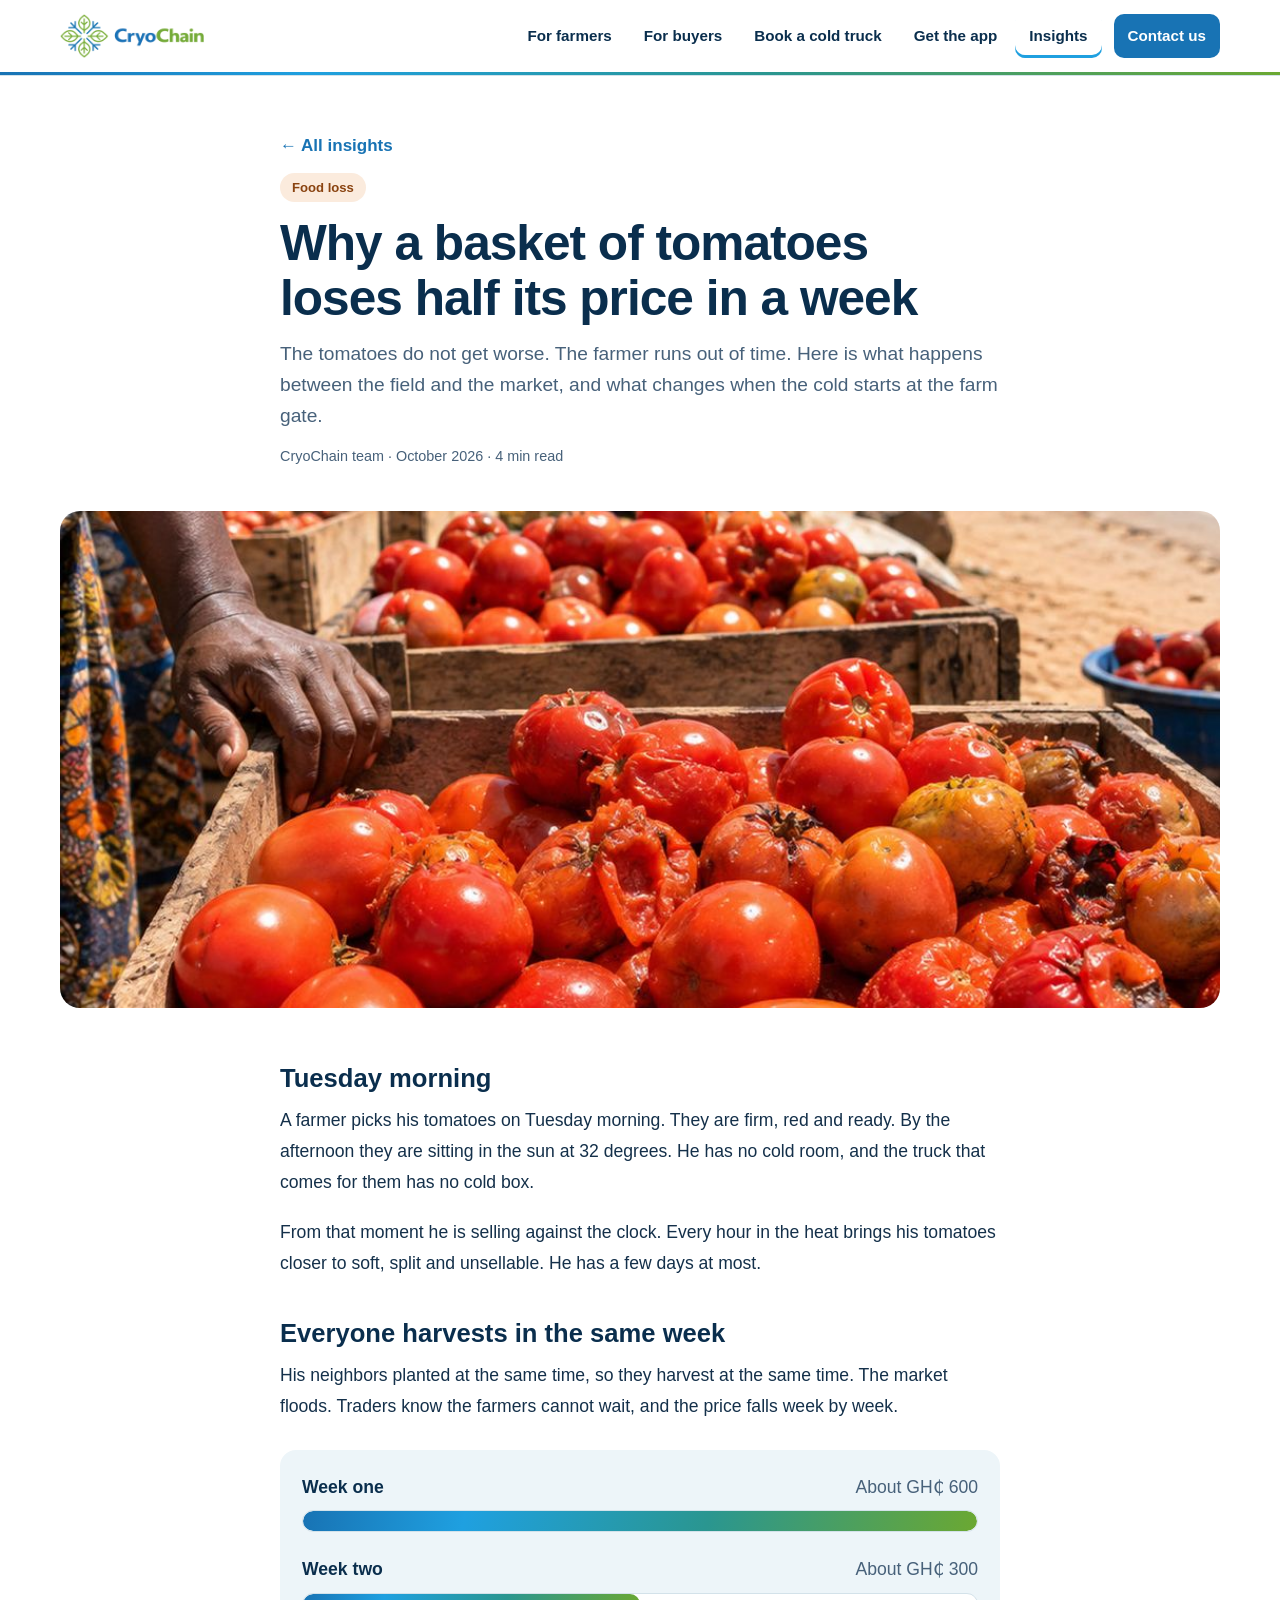
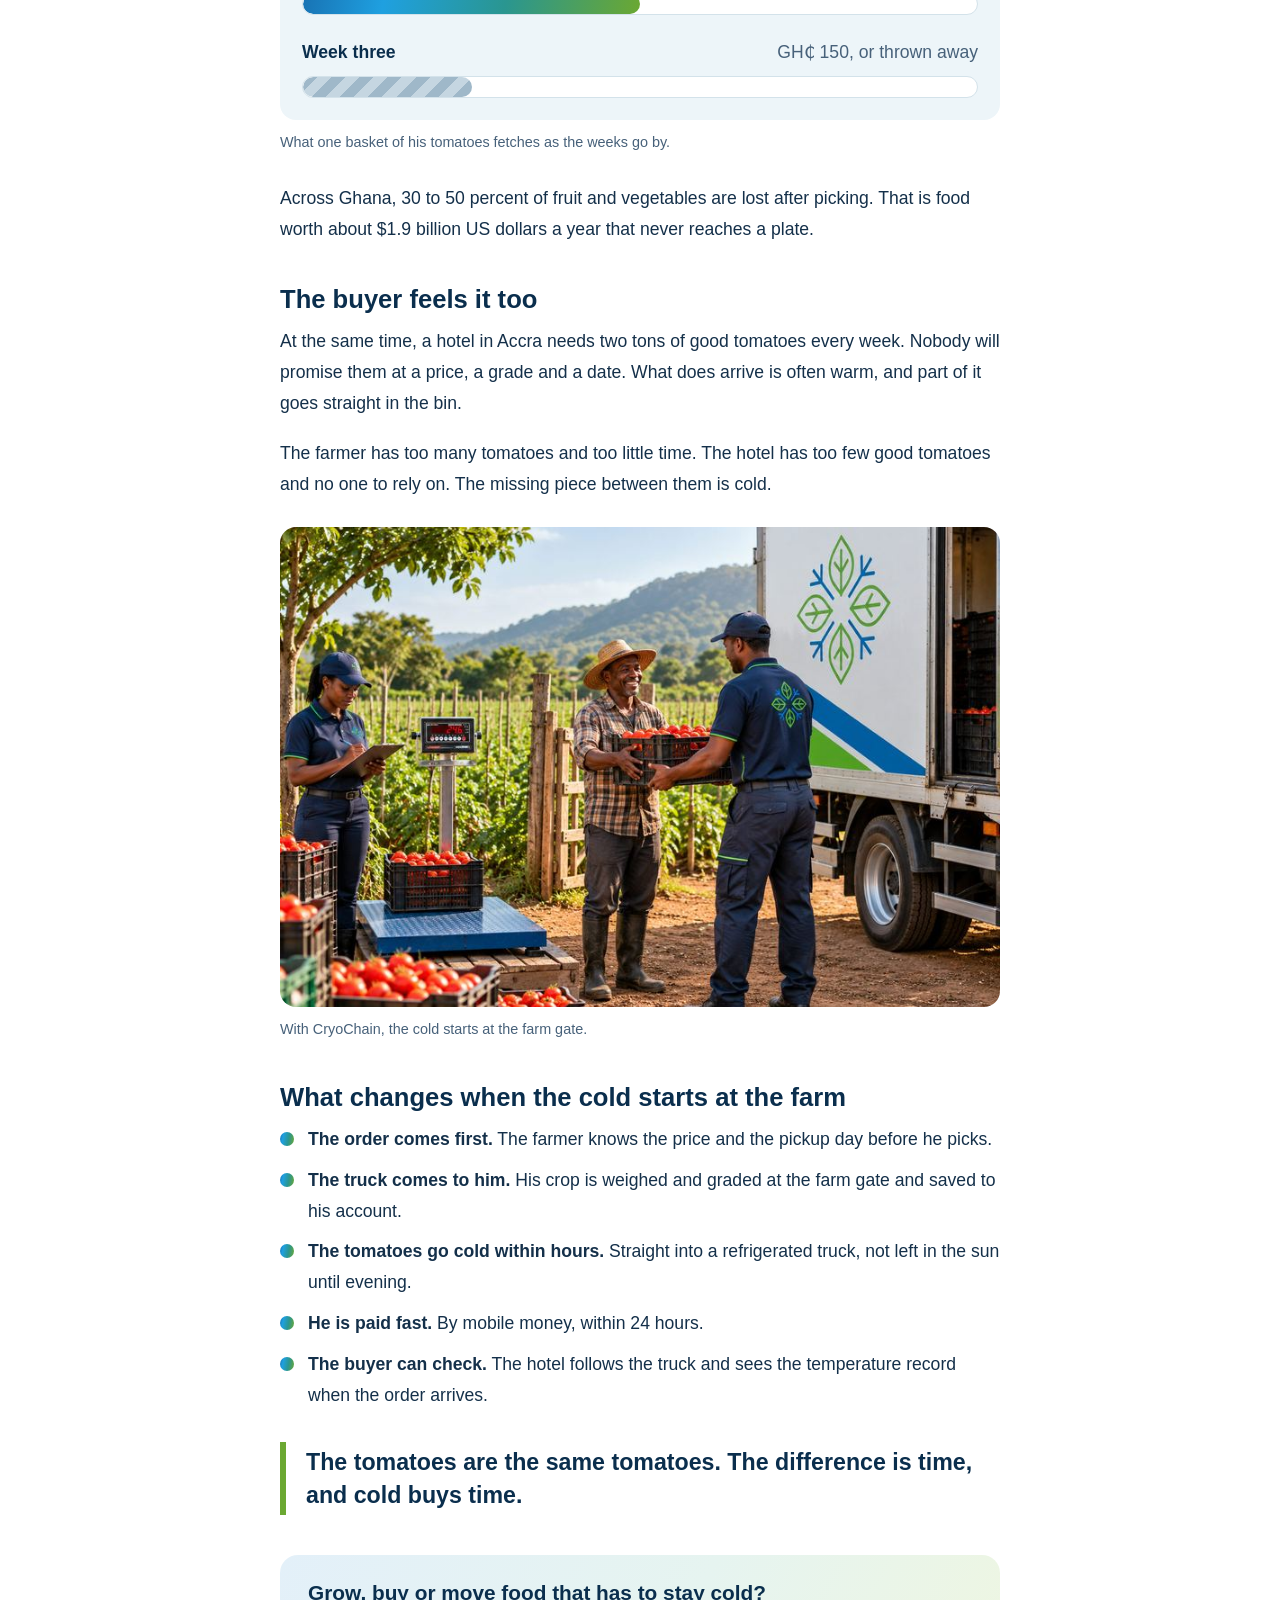
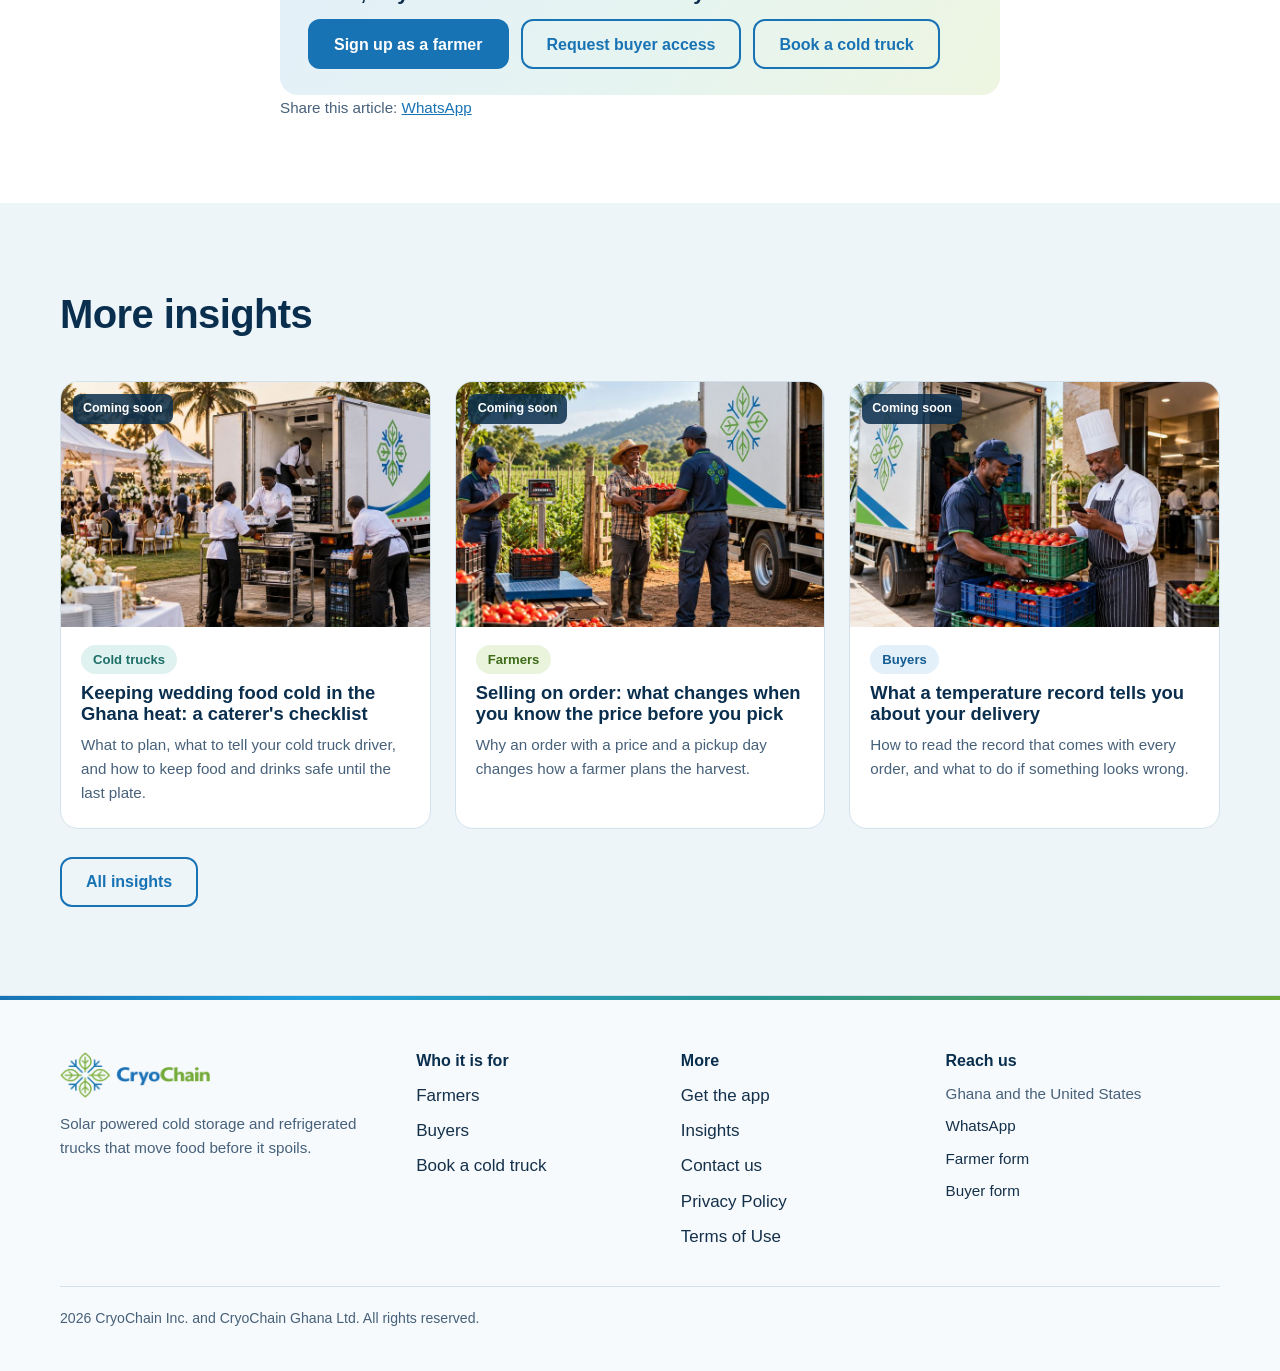
<file: insights-tomatoes.html>
<!doctype html><html lang="en"><head><meta charset="utf-8"><meta name="viewport" content="width=device-width, initial-scale=1"><title>Why a basket of tomatoes loses half its price in a week | CryoChain Insights</title><meta name="description" content="The tomatoes do not get worse. The farmer runs out of time. What happens between the field and the market, and what changes when the cold starts at the farm gate."><meta name="theme-color" content="#1873B4"><link rel="icon" type="image/png" sizes="32x32" href="assets/favicon-32.png"><link rel="icon" type="image/png" sizes="192x192" href="assets/favicon-192.png"><link rel="apple-touch-icon" href="assets/apple-touch-icon.png"><link rel="stylesheet" href="assets/site.css"></head><body><a class="skip" href="#main">Skip to content</a><header class="site-header"><div class="wrap bar"><a class="brand" href="index.html" aria-label="CryoChain home"><img src="assets/logo-horizontal.png" alt="CryoChain" width="144" height="44"></a><button class="menu-btn" aria-expanded="false" aria-controls="nav">Menu</button><nav class="nav" id="nav" aria-label="Main"><a href="farmers.html">For farmers</a><a href="buyers.html">For buyers</a><a href="logistics.html">Book a cold truck</a><a href="app.html">Get the app</a><a href="insights.html" aria-current="page">Insights</a><a class="cta" href="contact.html">Contact us</a></nav></div></header><main id="main">
<article class="article">
  <header class="article-head wrap">
    <a class="back" href="insights.html">All insights</a>
    <span class="cat cat-loss">Food loss</span>
    <h1>Why a basket of tomatoes loses half its price in a week</h1>
    <p class="article-lead">The tomatoes do not get worse. The farmer runs out of time. Here is what happens between the field and the market, and what changes when the cold starts at the farm gate.</p>
    <p class="meta">CryoChain team &middot; October 2026 &middot; 4 min read</p>
  </header>
  <div class="wrap article-hero"><img class="cover" src="images/H08.jpg" alt="Crates of tomatoes softening in the sun at a roadside market" style="aspect-ratio:21/9" loading="eager"></div>
  <div class="article-body wrap">
    <h2>Tuesday morning</h2>
    <p>A farmer picks his tomatoes on Tuesday morning. They are firm, red and ready. By the afternoon they are sitting in the sun at 32 degrees. He has no cold room, and the truck that comes for them has no cold box.</p>
    <p>From that moment he is selling against the clock. Every hour in the heat brings his tomatoes closer to soft, split and unsellable. He has a few days at most.</p>

    <h2>Everyone harvests in the same week</h2>
    <p>His neighbors planted at the same time, so they harvest at the same time. The market floods. Traders know the farmers cannot wait, and the price falls week by week.</p>
    <figure class="article-figure">
      <div class="bars" role="img" aria-label="A basket of tomatoes fetches about 600 cedis in week one, 300 in week two and 150 in week three.">
        <div class="bar-row"><div class="lbl"><span>Week one</span><span>About GH&#8373; 600</span></div><div class="track"><div class="fill" style="width:100%"></div></div></div>
        <div class="bar-row"><div class="lbl"><span>Week two</span><span>About GH&#8373; 300</span></div><div class="track"><div class="fill" style="width:50%"></div></div></div>
        <div class="bar-row"><div class="lbl"><span>Week three</span><span>GH&#8373; 150, or thrown away</span></div><div class="track"><div class="fill usual" style="width:25%"></div></div></div>
      </div>
      <figcaption>What one basket of his tomatoes fetches as the weeks go by.</figcaption>
    </figure>
    <p>Across Ghana, 30 to 50 percent of fruit and vegetables are lost after picking. That is food worth about $1.9 billion US dollars a year that never reaches a plate.</p>

    <h2>The buyer feels it too</h2>
    <p>At the same time, a hotel in Accra needs two tons of good tomatoes every week. Nobody will promise them at a price, a grade and a date. What does arrive is often warm, and part of it goes straight in the bin.</p>
    <p>The farmer has too many tomatoes and too little time. The hotel has too few good tomatoes and no one to rely on. The missing piece between them is cold.</p>

    <figure class="article-figure"><img class="cover" src="images/H05.jpg" srcset="images/H05-800.jpg 800w, images/H05.jpg 1600w" sizes="(max-width: 760px) 100vw, 720px" alt="A farmer handing a crate of tomatoes to a CryoChain driver at his farm gate" style="aspect-ratio:3/2" loading="lazy"><figcaption>With CryoChain, the cold starts at the farm gate.</figcaption></figure>

    <h2>What changes when the cold starts at the farm</h2>
    <ul class="ticks">
      <li><strong>The order comes first.</strong> The farmer knows the price and the pickup day before he picks.</li>
      <li><strong>The truck comes to him.</strong> His crop is weighed and graded at the farm gate and saved to his account.</li>
      <li><strong>The tomatoes go cold within hours.</strong> Straight into a refrigerated truck, not left in the sun until evening.</li>
      <li><strong>He is paid fast.</strong> By mobile money, within 24 hours.</li>
      <li><strong>The buyer can check.</strong> The hotel follows the truck and sees the temperature record when the order arrives.</li>
    </ul>
    <p class="pull">The tomatoes are the same tomatoes. The difference is time, and cold buys time.</p>

    <div class="article-cta">
      <h3>Grow, buy or move food that has to stay cold?</h3>
      <div class="btn-row" style="margin-top:14px"><a class="btn btn-primary" href="farmers.html#farmers-join">Sign up as a farmer</a><a class="btn btn-ghost" href="buyers.html#buyers-access">Request buyer access</a><a class="btn btn-ghost" href="logistics.html#logistics-quote">Book a cold truck</a></div>
    </div>
    <p class="share">Share this article: <a data-wa="Why a basket of tomatoes loses half its price in a week, from CryoChain Insights: https://www.cryochain.co/insights-tomatoes.html" href="#">WhatsApp</a></p>
  </div>
</article>

<section class="section alt">
  <div class="wrap">
    <div class="head"><h2>More insights</h2></div>
    <div class="posts"><article class="post"><div class="post-img"><img class="cover" src="images/T01.jpg" srcset="images/T01-800.jpg 800w, images/T01.jpg 1600w" sizes="(max-width: 700px) 100vw, 33vw" alt="Caterers unloading food from a refrigerated truck at a wedding" style="aspect-ratio:3/2" loading="lazy"><span class="soon">Coming soon</span></div><div class="pb"><span class="cat cat-trucks">Cold trucks</span><h3>Keeping wedding food cold in the Ghana heat: a caterer's checklist</h3><p>What to plan, what to tell your cold truck driver, and how to keep food and drinks safe until the last plate.</p></div></article><article class="post"><div class="post-img"><img class="cover" src="images/H05.jpg" srcset="images/H05-800.jpg 800w, images/H05.jpg 1600w" sizes="(max-width: 700px) 100vw, 33vw" alt="A farmer handing a crate of tomatoes to a CryoChain driver" style="aspect-ratio:3/2" loading="lazy"><span class="soon">Coming soon</span></div><div class="pb"><span class="cat cat-farmers">Farmers</span><h3>Selling on order: what changes when you know the price before you pick</h3><p>Why an order with a price and a pickup day changes how a farmer plans the harvest.</p></div></article><article class="post"><div class="post-img"><img class="cover" src="images/H06.jpg" srcset="images/H06-800.jpg 800w, images/H06.jpg 1600w" sizes="(max-width: 700px) 100vw, 33vw" alt="A hotel chef checking a temperature reading on his phone as produce arrives" style="aspect-ratio:3/2" loading="lazy"><span class="soon">Coming soon</span></div><div class="pb"><span class="cat cat-buyers">Buyers</span><h3>What a temperature record tells you about your delivery</h3><p>How to read the record that comes with every order, and what to do if something looks wrong.</p></div></article></div>
    <div class="btn-row"><a class="btn btn-ghost" href="insights.html">All insights</a></div>
  </div>
</section>
</main><footer class="site-footer"><div class="wrap"><div class="fgrid"><div><img src="assets/logo-horizontal.png" alt="CryoChain"><p>Solar powered cold storage and refrigerated trucks that move food before it spoils.</p></div><div><h3>Who it is for</h3><ul><li><a href="farmers.html">Farmers</a></li><li><a href="buyers.html">Buyers</a></li><li><a href="logistics.html">Book a cold truck</a></li></ul></div><div><h3>More</h3><ul><li><a href="app.html">Get the app</a></li><li><a href="insights.html">Insights</a></li><li><a href="contact.html">Contact us</a></li><li><a href="privacy.html">Privacy Policy</a></li><li><a href="terms.html">Terms of Use</a></li></ul></div><div><h3>Reach us</h3><p>Ghana and the United States</p><p><a data-wa="Hello CryoChain" href="#">WhatsApp</a></p><p><a href="farmers.html#farmers-join">Farmer form</a></p><p><a href="buyers.html#buyers-access">Buyer form</a></p></div></div><p class="legal">2026 CryoChain Inc. and CryoChain Ghana Ltd. All rights reserved.</p></div></footer><script src="assets/site.js"></script></body></html>
</file>
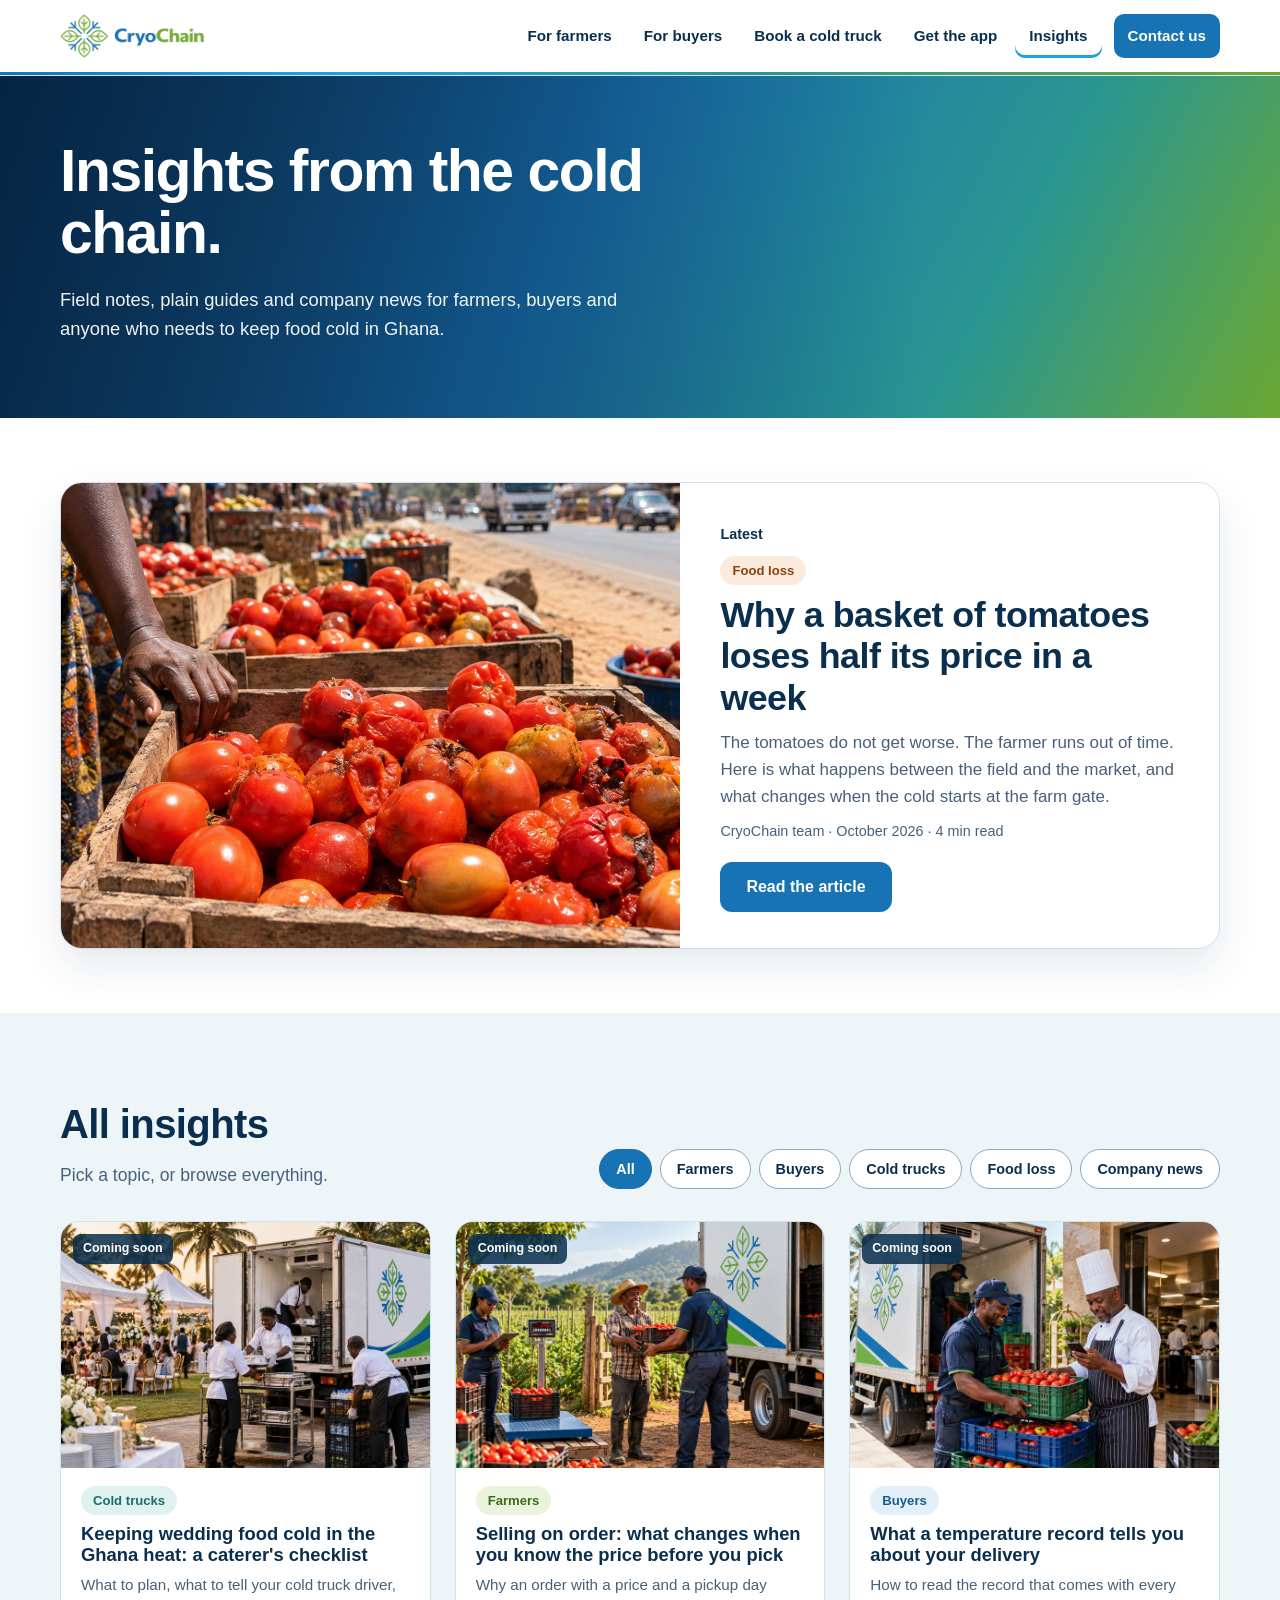
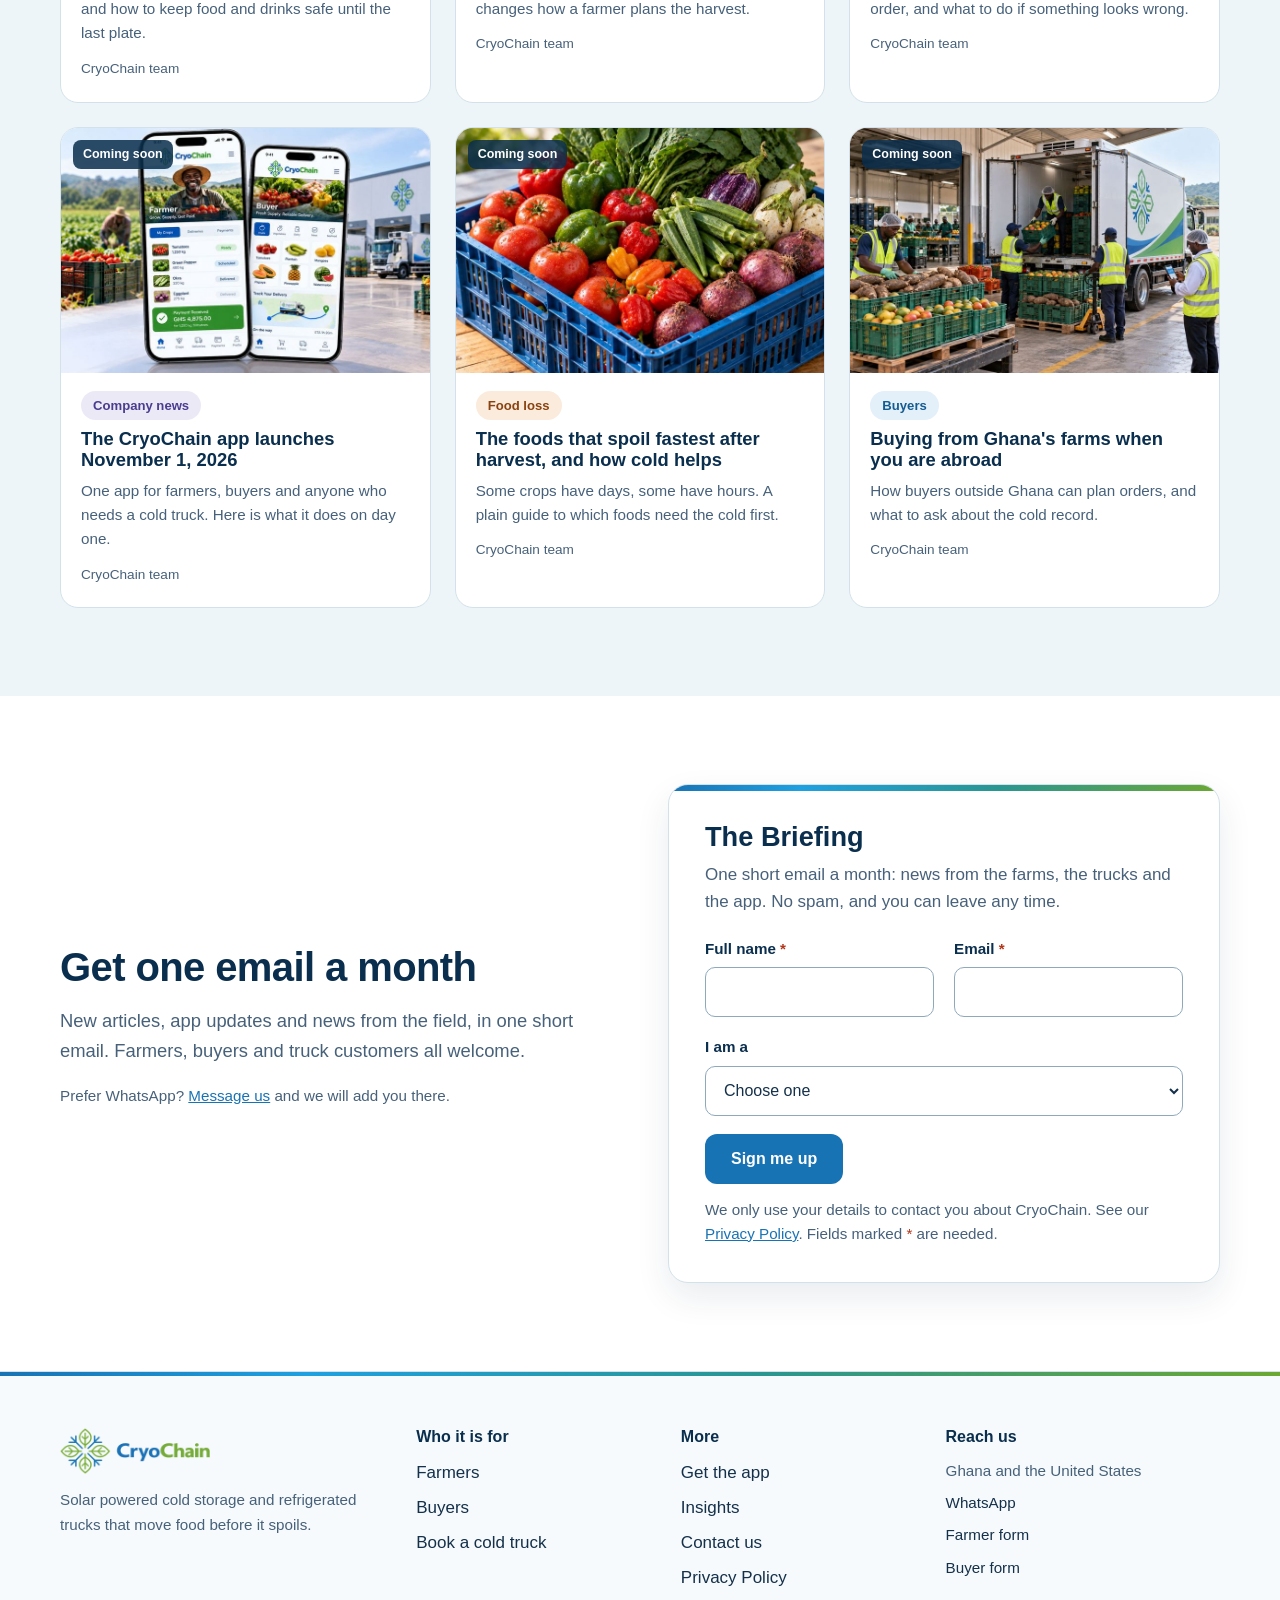
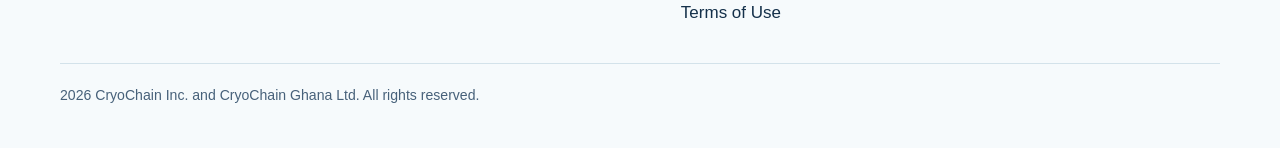
<file: insights.html>
<!doctype html><html lang="en"><head><meta charset="utf-8"><meta name="viewport" content="width=device-width, initial-scale=1"><title>Insights | CryoChain</title><meta name="description" content="Field notes, plain guides and company news on keeping food cold in Ghana, for farmers, buyers and cold truck customers."><meta name="theme-color" content="#1873B4"><link rel="icon" type="image/png" sizes="32x32" href="assets/favicon-32.png"><link rel="icon" type="image/png" sizes="192x192" href="assets/favicon-192.png"><link rel="apple-touch-icon" href="assets/apple-touch-icon.png"><link rel="stylesheet" href="assets/site.css"></head><body><a class="skip" href="#main">Skip to content</a><header class="site-header"><div class="wrap bar"><a class="brand" href="index.html" aria-label="CryoChain home"><img src="assets/logo-horizontal.png" alt="CryoChain" width="144" height="44"></a><button class="menu-btn" aria-expanded="false" aria-controls="nav">Menu</button><nav class="nav" id="nav" aria-label="Main"><a href="farmers.html">For farmers</a><a href="buyers.html">For buyers</a><a href="logistics.html">Book a cold truck</a><a href="app.html">Get the app</a><a href="insights.html" aria-current="page">Insights</a><a class="cta" href="contact.html">Contact us</a></nav></div></header><main id="main">
<section class="hero app"><div class="wrap" style="padding:64px 0 56px">
  <h1>Insights from the cold chain.</h1>
  <p>Field notes, plain guides and company news for farmers, buyers and anyone who needs to keep food cold in Ghana.</p>
</div></section>

<section class="section tight">
  <div class="wrap">
    <a class="feature" href="insights-tomatoes.html"><div class="feature-img"><img class="cover" src="images/H08.jpg" alt="Crates of tomatoes softening in the sun at a roadside market" style="aspect-ratio:4/3" loading="lazy"></div><div class="feature-body"><span class="kicker">Latest</span><span class="cat cat-loss">Food loss</span><h2>Why a basket of tomatoes loses half its price in a week</h2><p>The tomatoes do not get worse. The farmer runs out of time. Here is what happens between the field and the market, and what changes when the cold starts at the farm gate.</p><p class="meta">CryoChain team &middot; October 2026 &middot; 4 min read</p><span class="btn btn-primary">Read the article</span></div></a>
  </div>
</section>

<section class="section alt">
  <div class="wrap">
    <div class="list-head">
      <div class="head" style="margin:0"><h2>All insights</h2><p>Pick a topic, or browse everything.</p></div>
      <div class="filters" role="group" aria-label="Filter by topic"><button type="button" class="filter on" data-filter="all" aria-pressed="true">All</button><button type="button" class="filter" data-filter="farmers" aria-pressed="false">Farmers</button><button type="button" class="filter" data-filter="buyers" aria-pressed="false">Buyers</button><button type="button" class="filter" data-filter="trucks" aria-pressed="false">Cold trucks</button><button type="button" class="filter" data-filter="loss" aria-pressed="false">Food loss</button><button type="button" class="filter" data-filter="news" aria-pressed="false">Company news</button></div>
    </div>
    <div class="posts"><article class="post" data-cat="trucks"><div class="post-img"><img class="cover" src="images/T01.jpg" srcset="images/T01-800.jpg 800w, images/T01.jpg 1600w" sizes="(max-width: 700px) 100vw, 33vw" alt="Caterers unloading food from a refrigerated truck at a wedding" style="aspect-ratio:3/2" loading="lazy"><span class="soon">Coming soon</span></div><div class="pb"><span class="cat cat-trucks">Cold trucks</span><h3>Keeping wedding food cold in the Ghana heat: a caterer's checklist</h3><p>What to plan, what to tell your cold truck driver, and how to keep food and drinks safe until the last plate.</p><p class="meta">CryoChain team</p></div></article><article class="post" data-cat="farmers"><div class="post-img"><img class="cover" src="images/H05.jpg" srcset="images/H05-800.jpg 800w, images/H05.jpg 1600w" sizes="(max-width: 700px) 100vw, 33vw" alt="A farmer handing a crate of tomatoes to a CryoChain driver" style="aspect-ratio:3/2" loading="lazy"><span class="soon">Coming soon</span></div><div class="pb"><span class="cat cat-farmers">Farmers</span><h3>Selling on order: what changes when you know the price before you pick</h3><p>Why an order with a price and a pickup day changes how a farmer plans the harvest.</p><p class="meta">CryoChain team</p></div></article><article class="post" data-cat="buyers"><div class="post-img"><img class="cover" src="images/H06.jpg" srcset="images/H06-800.jpg 800w, images/H06.jpg 1600w" sizes="(max-width: 700px) 100vw, 33vw" alt="A hotel chef checking a temperature reading on his phone as produce arrives" style="aspect-ratio:3/2" loading="lazy"><span class="soon">Coming soon</span></div><div class="pb"><span class="cat cat-buyers">Buyers</span><h3>What a temperature record tells you about your delivery</h3><p>How to read the record that comes with every order, and what to do if something looks wrong.</p><p class="meta">CryoChain team</p></div></article><article class="post" data-cat="news"><div class="post-img"><img class="cover" src="images/A01.jpg" srcset="images/A01-800.jpg 800w, images/A01.jpg 1600w" sizes="(max-width: 700px) 100vw, 33vw" alt="The CryoChain farmer and buyer apps on two phones" style="aspect-ratio:3/2" loading="lazy"><span class="soon">Coming soon</span></div><div class="pb"><span class="cat cat-news">Company news</span><h3>The CryoChain app launches November 1, 2026</h3><p>One app for farmers, buyers and anyone who needs a cold truck. Here is what it does on day one.</p><p class="meta">CryoChain team</p></div></article><article class="post" data-cat="loss"><div class="post-img"><img class="cover" src="images/H14.jpg" srcset="images/H14-800.jpg 800w, images/H14.jpg 1600w" sizes="(max-width: 700px) 100vw, 33vw" alt="A crate of fresh Ghanaian vegetables" style="aspect-ratio:3/2" loading="lazy"><span class="soon">Coming soon</span></div><div class="pb"><span class="cat cat-loss">Food loss</span><h3>The foods that spoil fastest after harvest, and how cold helps</h3><p>Some crops have days, some have hours. A plain guide to which foods need the cold first.</p><p class="meta">CryoChain team</p></div></article><article class="post" data-cat="buyers"><div class="post-img"><img class="cover" src="images/T10.jpg" srcset="images/T10-800.jpg 800w, images/T10.jpg 1600w" sizes="(max-width: 700px) 100vw, 33vw" alt="Produce being loaded into a refrigerated truck at an export packhouse" style="aspect-ratio:3/2" loading="lazy"><span class="soon">Coming soon</span></div><div class="pb"><span class="cat cat-buyers">Buyers</span><h3>Buying from Ghana's farms when you are abroad</h3><p>How buyers outside Ghana can plan orders, and what to ask about the cold record.</p><p class="meta">CryoChain team</p></div></article></div>
    <p class="none" hidden>Nothing here yet in this topic. Check back soon.</p>
  </div>
</section>

<section class="section">
  <div class="wrap two">
    <div>
      <div class="head" style="margin-bottom:16px"><h2>Get one email a month</h2></div>
      <p class="lead">New articles, app updates and news from the field, in one short email. Farmers, buyers and truck customers all welcome.</p>
      <p class="note">Prefer WhatsApp? <a data-wa="Hello CryoChain, please add me to your monthly updates." href="#">Message us</a> and we will add you there.</p>
    </div>
    <div><div class="formwrap" id="insights-briefing"><h2>The Briefing</h2><p>One short email a month: news from the farms, the trucks and the app. No spam, and you can leave any time.</p><form class="form" data-form="Insights newsletter signup"><div class=""><label for="f-full-name140664144455344285">Full name <span class="req" aria-hidden="true">*</span></label><input id="f-full-name140664144455344285" type="text" name="Full name" required autocomplete="name"></div><div class=""><label for="f-email1406641444733922973">Email <span class="req" aria-hidden="true">*</span></label><input id="f-email1406641444733922973" type="email" name="Email" required autocomplete="email"></div><div class="full"><label for="s-13925">I am a</label><select id="s-13925" name="I am a"><option value="">Choose one</option><option>Farmer</option><option>Buyer</option><option>Booking a cold truck</option><option>Partner or investor</option><option>Just interested</option></select></div><div class="full"><button class="btn btn-primary" type="submit">Sign me up</button><p class="form-note">We only use your details to contact you about CryoChain. See our <a href="privacy.html">Privacy Policy</a>. Fields marked <span class="req">*</span> are needed.</p><div class="form-status" role="status" aria-live="polite"></div></div></form></div></div>
  </div>
</section>
</main><footer class="site-footer"><div class="wrap"><div class="fgrid"><div><img src="assets/logo-horizontal.png" alt="CryoChain"><p>Solar powered cold storage and refrigerated trucks that move food before it spoils.</p></div><div><h3>Who it is for</h3><ul><li><a href="farmers.html">Farmers</a></li><li><a href="buyers.html">Buyers</a></li><li><a href="logistics.html">Book a cold truck</a></li></ul></div><div><h3>More</h3><ul><li><a href="app.html">Get the app</a></li><li><a href="insights.html">Insights</a></li><li><a href="contact.html">Contact us</a></li><li><a href="privacy.html">Privacy Policy</a></li><li><a href="terms.html">Terms of Use</a></li></ul></div><div><h3>Reach us</h3><p>Ghana and the United States</p><p><a data-wa="Hello CryoChain" href="#">WhatsApp</a></p><p><a href="farmers.html#farmers-join">Farmer form</a></p><p><a href="buyers.html#buyers-access">Buyer form</a></p></div></div><p class="legal">2026 CryoChain Inc. and CryoChain Ghana Ltd. All rights reserved.</p></div></footer><script src="assets/site.js"></script></body></html>
</file>
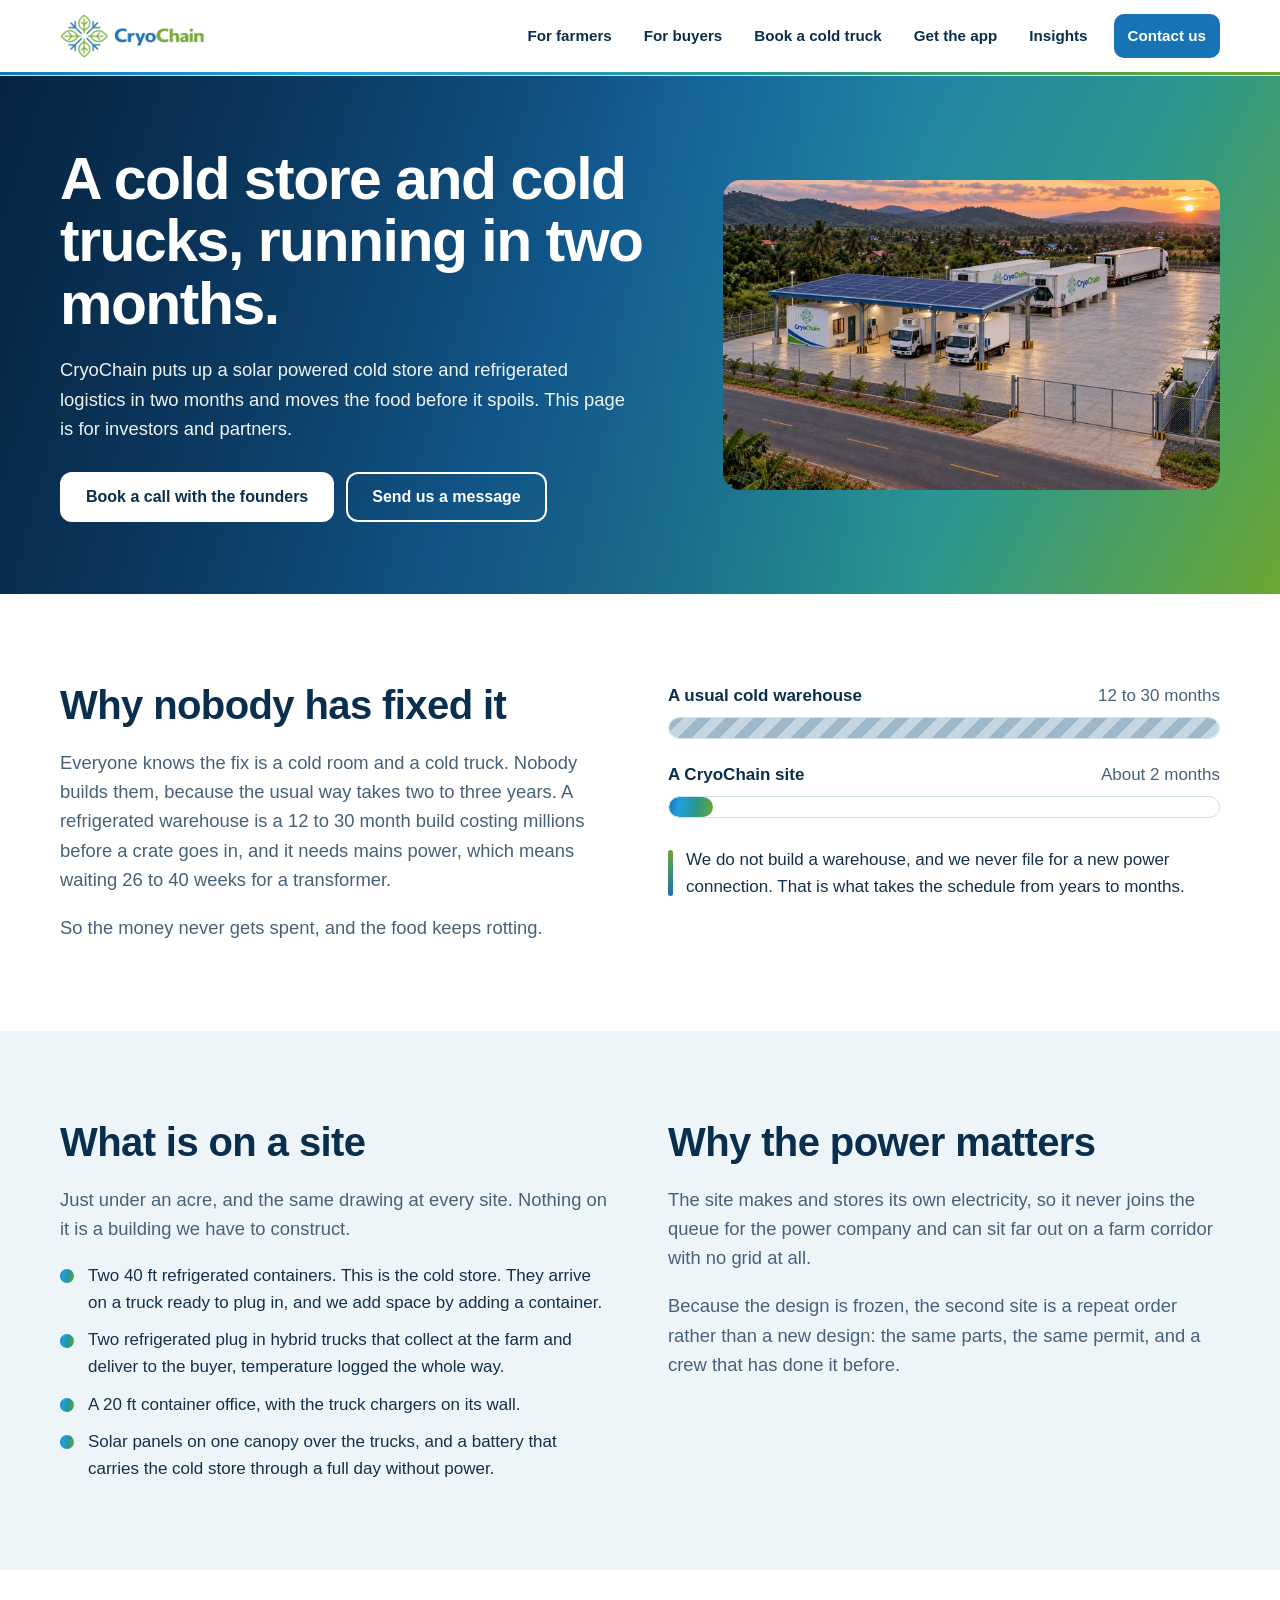
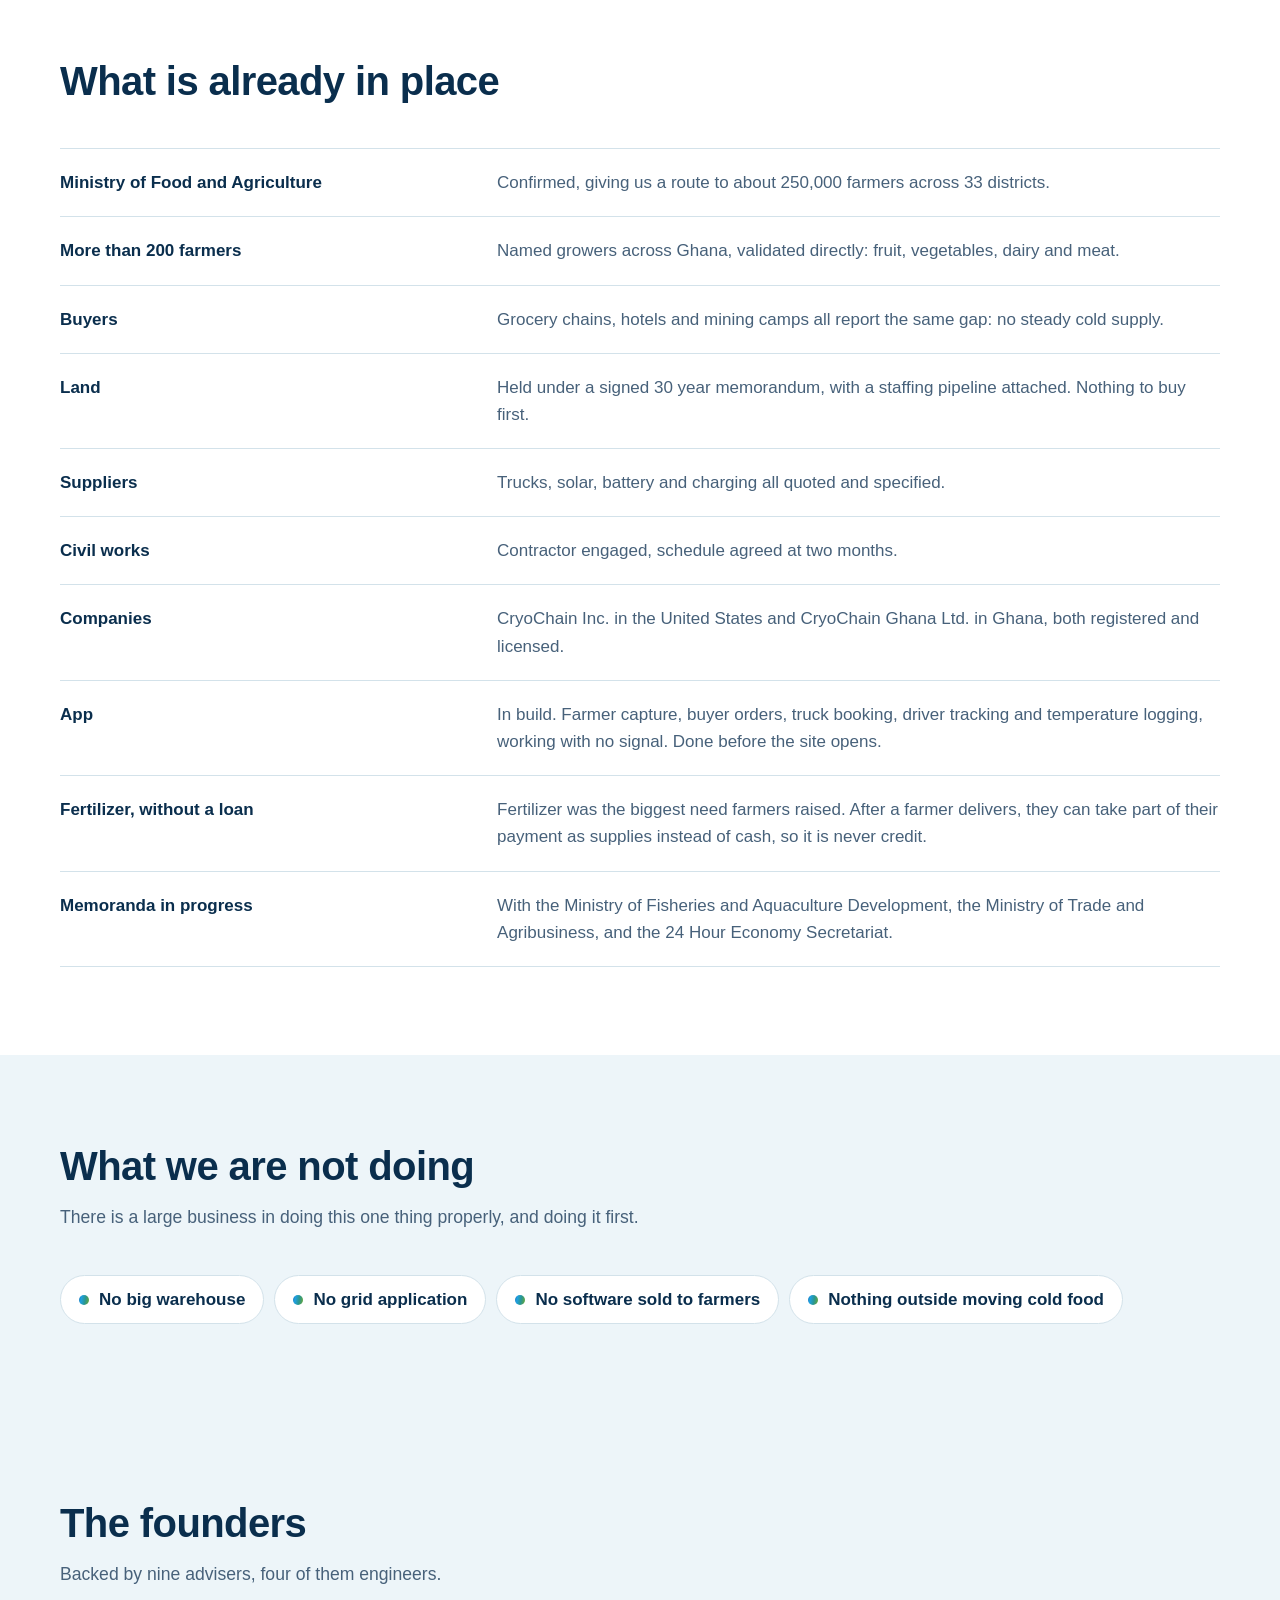
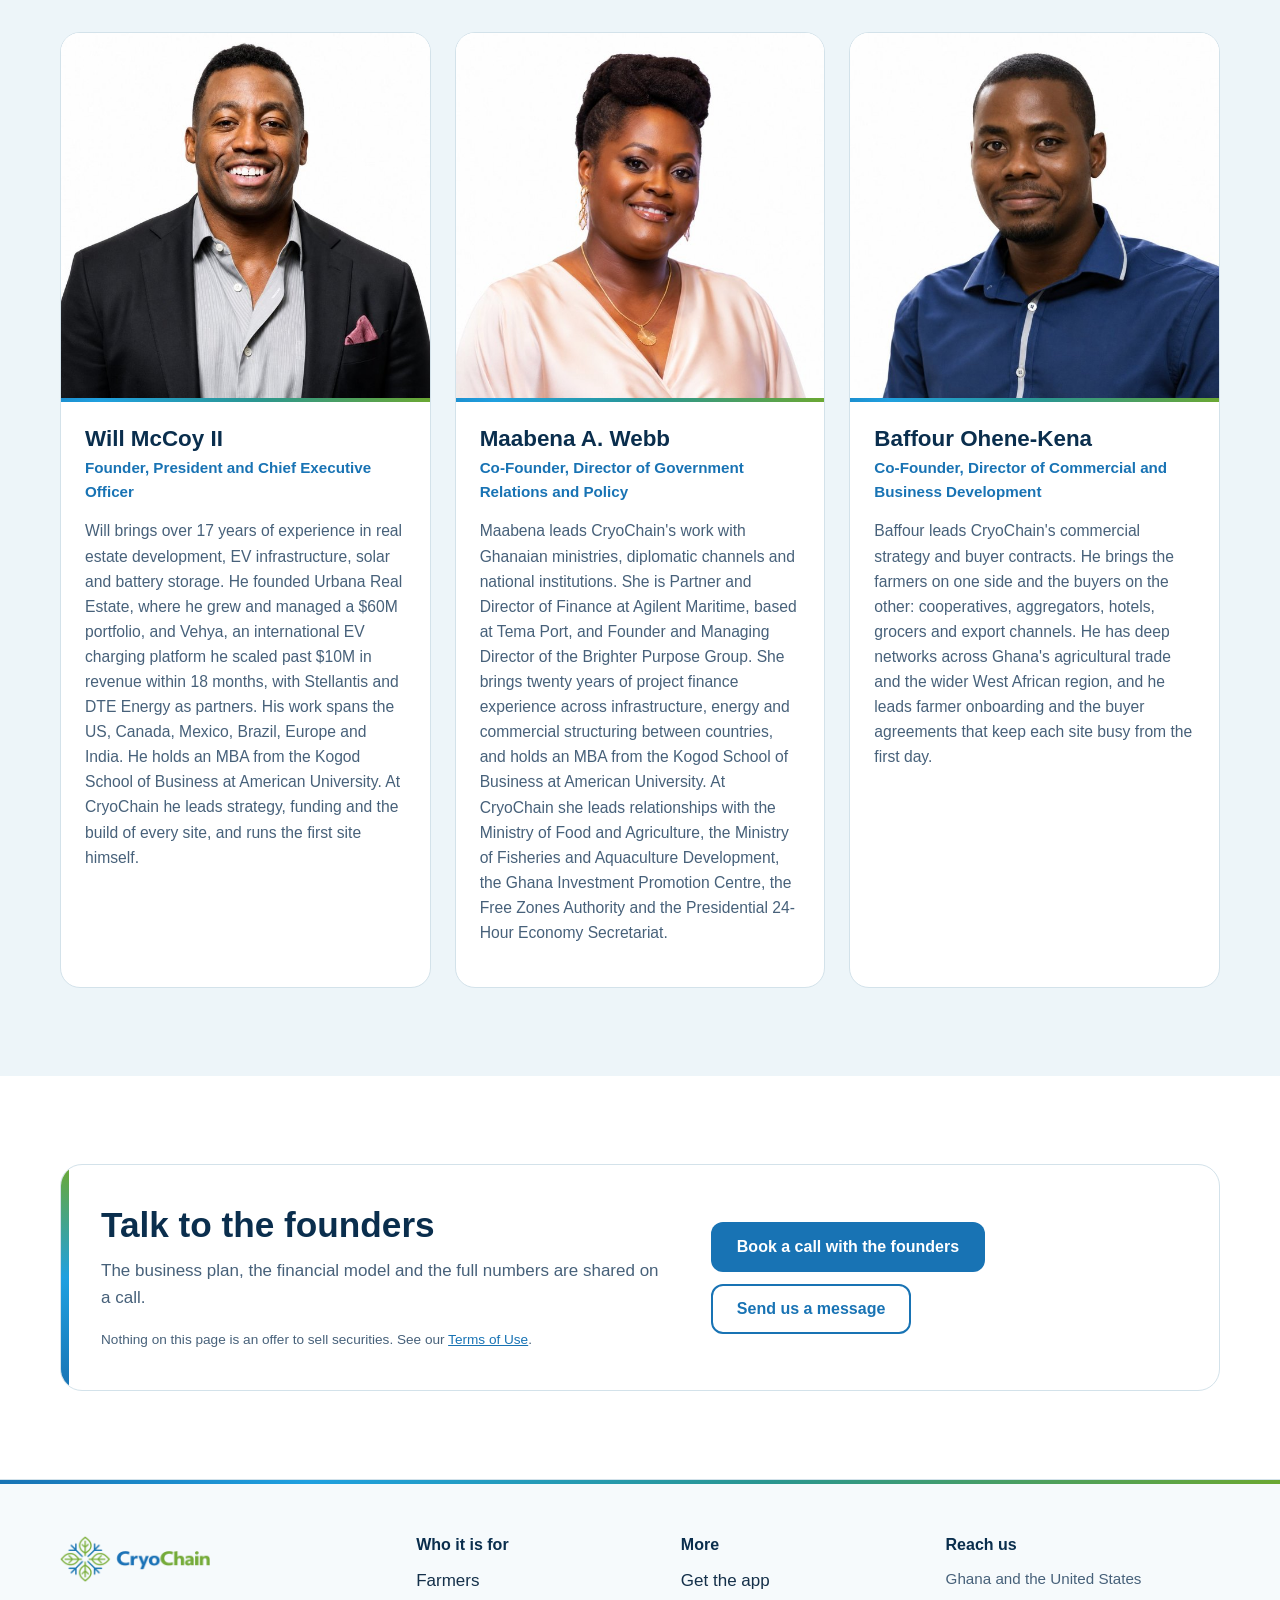
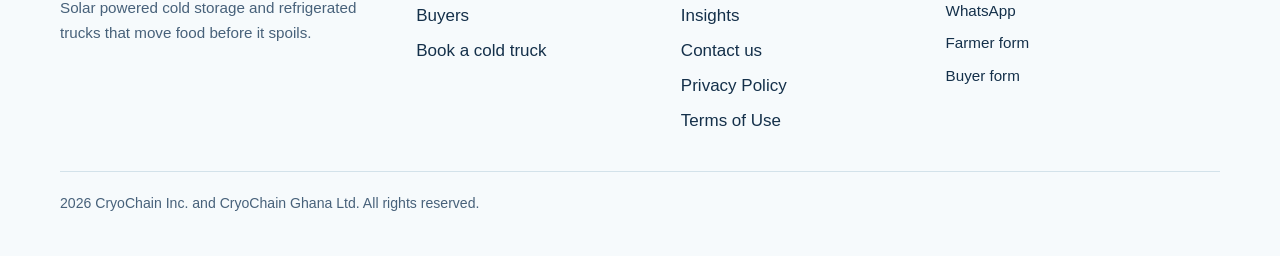
<file: investors.html>
<!doctype html><html lang="en"><head><meta charset="utf-8"><meta name="viewport" content="width=device-width, initial-scale=1"><title>CryoChain for investors</title><meta name="description" content="How CryoChain puts up a cold store and refrigerated logistics in two months."><meta name="theme-color" content="#1873B4"><link rel="icon" type="image/png" sizes="32x32" href="assets/favicon-32.png"><link rel="icon" type="image/png" sizes="192x192" href="assets/favicon-192.png"><link rel="apple-touch-icon" href="assets/apple-touch-icon.png"><meta name="robots" content="noindex, nofollow"><link rel="stylesheet" href="assets/site.css"></head><body><a class="skip" href="#main">Skip to content</a><header class="site-header"><div class="wrap bar"><a class="brand" href="index.html" aria-label="CryoChain home"><img src="assets/logo-horizontal.png" alt="CryoChain" width="144" height="44"></a><button class="menu-btn" aria-expanded="false" aria-controls="nav">Menu</button><nav class="nav" id="nav" aria-label="Main"><a href="farmers.html">For farmers</a><a href="buyers.html">For buyers</a><a href="logistics.html">Book a cold truck</a><a href="app.html">Get the app</a><a href="insights.html">Insights</a><a class="cta" href="contact.html">Contact us</a></nav></div></header><main id="main">
<section class="hero app"><div class="wrap hero-grid">
  <div>
    <h1>A cold store and cold trucks, running in two months.</h1>
    <p>CryoChain puts up a solar powered cold store and refrigerated logistics in two months and moves the food before it spoils. This page is for investors and partners.</p>
    <div class="btn-row"><a class="btn btn-white" data-link="calendarUrl" href="#">Book a call with the founders</a><a class="btn btn-outline-white" href="contact.html#contact-form">Send us a message</a></div>
  </div>
  <figure class="ph dark has-img" data-slot="investors-site" style="--ratio:16/10;--mratio:1/1;--focus:50% 50%"><div class="ph-box"><img src="images/I01.jpg" srcset="images/I01-800.jpg 800w, images/I01.jpg 1600w" sizes="(max-width: 700px) 100vw, 50vw" alt="Aerial view of a CryoChain site: container office, solar canopy over two trucks, two refrigerated containers" loading="eager"><div class="ph-ui"><div class="ph-top"><span class="ph-label">I01</span><span><strong>Image I01</strong><small>Save as I01.jpg or I01.png, 1600 x 1000 px</small></span></div><div class="ph-prompt" tabindex="0" aria-label="Image prompt">Photorealistic aerial drone view, golden hour, of a compact CryoChain site of about one acre in green Ghanaian farmland. A white 20 ft container office in the center with a truck parked at each end under one solar panel canopy, three wall chargers, a battery cabinet at the back, and two 40 ft refrigerated shipping containers behind. Fenced gravel pad, red earth access track. No warehouse building, no text. Landscape 16:10 frame. Keep the main subject in the center third so the same image also crops cleanly to 1:1 on phones. Photorealistic, natural light, true to life colors, no text or watermarks.</div><button type="button" class="ph-copy">Copy prompt</button></div></div></figure>
</div></section>

<section class="section">
  <div class="wrap two top">
    <div>
      <div class="head" style="margin-bottom:20px"><h2>Why nobody has fixed it</h2></div>
      <p class="lead">Everyone knows the fix is a cold room and a cold truck. Nobody builds them, because the usual way takes two to three years. A refrigerated warehouse is a 12 to 30 month build costing millions before a crate goes in, and it needs mains power, which means waiting 26 to 40 weeks for a transformer.</p>
      <p class="lead" style="margin-bottom:0">So the money never gets spent, and the food keeps rotting.</p>
    </div>
    <div>
      <div class="bars" role="img" aria-label="A usual cold warehouse takes 12 to 30 months to build. A CryoChain site takes about 2 months.">
        <div class="bar-row"><div class="lbl"><span>A usual cold warehouse</span><span>12 to 30 months</span></div><div class="track"><div class="fill usual" style="width:100%"></div></div></div>
        <div class="bar-row"><div class="lbl"><span>A CryoChain site</span><span>About 2 months</span></div><div class="track"><div class="fill" style="width:8%"></div></div></div>
      </div>
      <p class="fact">We do not build a warehouse, and we never file for a new power connection. That is what takes the schedule from years to months.</p>
    </div>
  </div>
</section>

<section class="section alt">
  <div class="wrap two top">
    <div>
      <div class="head" style="margin-bottom:20px"><h2>What is on a site</h2></div>
      <p class="lead">Just under an acre, and the same drawing at every site. Nothing on it is a building we have to construct.</p>
      <ul class="ticks">
        <li>Two 40 ft refrigerated containers. This is the cold store. They arrive on a truck ready to plug in, and we add space by adding a container.</li>
        <li>Two refrigerated plug in hybrid trucks that collect at the farm and deliver to the buyer, temperature logged the whole way.</li>
        <li>A 20 ft container office, with the truck chargers on its wall.</li>
        <li>Solar panels on one canopy over the trucks, and a battery that carries the cold store through a full day without power.</li>
      </ul>
    </div>
    <div>
      <div class="head" style="margin-bottom:20px"><h2>Why the power matters</h2></div>
      <p class="lead">The site makes and stores its own electricity, so it never joins the queue for the power company and can sit far out on a farm corridor with no grid at all.</p>
      <p class="lead" style="margin-bottom:0">Because the design is frozen, the second site is a repeat order rather than a new design: the same parts, the same permit, and a crew that has done it before.</p>
    </div>
  </div>
</section>

<section class="section">
  <div class="wrap">
    <div class="head"><h2>What is already in place</h2></div>
    <dl class="proof">
      <div><dt>Ministry of Food and Agriculture</dt><dd>Confirmed, giving us a route to about 250,000 farmers across 33 districts.</dd></div>
      <div><dt>More than 200 farmers</dt><dd>Named growers across Ghana, validated directly: fruit, vegetables, dairy and meat.</dd></div>
      <div><dt>Buyers</dt><dd>Grocery chains, hotels and mining camps all report the same gap: no steady cold supply.</dd></div>
      <div><dt>Land</dt><dd>Held under a signed 30 year memorandum, with a staffing pipeline attached. Nothing to buy first.</dd></div>
      <div><dt>Suppliers</dt><dd>Trucks, solar, battery and charging all quoted and specified.</dd></div>
      <div><dt>Civil works</dt><dd>Contractor engaged, schedule agreed at two months.</dd></div>
      <div><dt>Companies</dt><dd>CryoChain Inc. in the United States and CryoChain Ghana Ltd. in Ghana, both registered and licensed.</dd></div>
      <div><dt>App</dt><dd>In build. Farmer capture, buyer orders, truck booking, driver tracking and temperature logging, working with no signal. Done before the site opens.</dd></div>
      <div><dt>Fertilizer, without a loan</dt><dd>Fertilizer was the biggest need farmers raised. After a farmer delivers, they can take part of their payment as supplies instead of cash, so it is never credit.</dd></div>
      <div><dt>Memoranda in progress</dt><dd>With the Ministry of Fisheries and Aquaculture Development, the Ministry of Trade and Agribusiness, and the 24 Hour Economy Secretariat.</dd></div>
    </dl>
  </div>
</section>

<section class="section alt">
  <div class="wrap">
    <div class="head"><h2>What we are not doing</h2><p>There is a large business in doing this one thing properly, and doing it first.</p></div>
    <ul class="chips"><li>No big warehouse</li><li>No grid application</li><li>No software sold to farmers</li><li>Nothing outside moving cold food</li></ul>
  </div>
</section>

<section class="section alt"><div class="wrap"><div class="head"><h2>The founders</h2><p>Backed by nine advisers, four of them engineers.</p></div><div class="founders"><article class="founder"><img src="images/founder-will.jpg" alt="Will McCoy II, Founder, President and Chief Executive Officer" loading="lazy" width="640" height="640"><div class="fb"><h3>Will McCoy II</h3><p class="role">Founder, President and Chief Executive Officer</p><p>Will brings over 17 years of experience in real estate development, EV infrastructure, solar and battery storage. He founded Urbana Real Estate, where he grew and managed a $60M portfolio, and Vehya, an international EV charging platform he scaled past $10M in revenue within 18 months, with Stellantis and DTE Energy as partners. His work spans the US, Canada, Mexico, Brazil, Europe and India. He holds an MBA from the Kogod School of Business at American University. At CryoChain he leads strategy, funding and the build of every site, and runs the first site himself.</p><a class="li" data-link="linkedinWill" href="#" hidden><svg viewBox="0 0 24 24" fill="currentColor" aria-hidden="true"><path d="M20.45 20.45h-3.55v-5.57c0-1.33-.03-3.04-1.85-3.04-1.85 0-2.14 1.45-2.14 2.95v5.66H9.36V9h3.41v1.56h.05c.47-.9 1.63-1.85 3.36-1.85 3.59 0 4.26 2.36 4.26 5.43v6.31zM5.34 7.43c-1.14 0-2.06-.93-2.06-2.06s.92-2.06 2.06-2.06 2.06.93 2.06 2.06-.92 2.06-2.06 2.06zM7.12 20.45H3.56V9h3.56v11.45zM22.22 0H1.77C.79 0 0 .77 0 1.72v20.56C0 23.23.79 24 1.77 24h20.45c.98 0 1.78-.77 1.78-1.72V1.72C24 .77 23.2 0 22.22 0z"/></svg>Connect on LinkedIn</a></div></article><article class="founder"><img src="images/founder-maabena.jpg" alt="Maabena A. Webb, Co-Founder, Director of Government Relations and Policy" loading="lazy" width="640" height="640"><div class="fb"><h3>Maabena A. Webb</h3><p class="role">Co-Founder, Director of Government Relations and Policy</p><p>Maabena leads CryoChain&#x27;s work with Ghanaian ministries, diplomatic channels and national institutions. She is Partner and Director of Finance at Agilent Maritime, based at Tema Port, and Founder and Managing Director of the Brighter Purpose Group. She brings twenty years of project finance experience across infrastructure, energy and commercial structuring between countries, and holds an MBA from the Kogod School of Business at American University. At CryoChain she leads relationships with the Ministry of Food and Agriculture, the Ministry of Fisheries and Aquaculture Development, the Ghana Investment Promotion Centre, the Free Zones Authority and the Presidential 24-Hour Economy Secretariat.</p><a class="li" data-link="linkedinMaabena" href="#" hidden><svg viewBox="0 0 24 24" fill="currentColor" aria-hidden="true"><path d="M20.45 20.45h-3.55v-5.57c0-1.33-.03-3.04-1.85-3.04-1.85 0-2.14 1.45-2.14 2.95v5.66H9.36V9h3.41v1.56h.05c.47-.9 1.63-1.85 3.36-1.85 3.59 0 4.26 2.36 4.26 5.43v6.31zM5.34 7.43c-1.14 0-2.06-.93-2.06-2.06s.92-2.06 2.06-2.06 2.06.93 2.06 2.06-.92 2.06-2.06 2.06zM7.12 20.45H3.56V9h3.56v11.45zM22.22 0H1.77C.79 0 0 .77 0 1.72v20.56C0 23.23.79 24 1.77 24h20.45c.98 0 1.78-.77 1.78-1.72V1.72C24 .77 23.2 0 22.22 0z"/></svg>Connect on LinkedIn</a></div></article><article class="founder"><img src="images/founder-baffour.jpg" alt="Baffour Ohene-Kena, Co-Founder, Director of Commercial and Business Development" loading="lazy" width="640" height="640"><div class="fb"><h3>Baffour Ohene-Kena</h3><p class="role">Co-Founder, Director of Commercial and Business Development</p><p>Baffour leads CryoChain&#x27;s commercial strategy and buyer contracts. He brings the farmers on one side and the buyers on the other: cooperatives, aggregators, hotels, grocers and export channels. He has deep networks across Ghana&#x27;s agricultural trade and the wider West African region, and he leads farmer onboarding and the buyer agreements that keep each site busy from the first day.</p><a class="li" data-link="linkedinBaffour" href="#" hidden><svg viewBox="0 0 24 24" fill="currentColor" aria-hidden="true"><path d="M20.45 20.45h-3.55v-5.57c0-1.33-.03-3.04-1.85-3.04-1.85 0-2.14 1.45-2.14 2.95v5.66H9.36V9h3.41v1.56h.05c.47-.9 1.63-1.85 3.36-1.85 3.59 0 4.26 2.36 4.26 5.43v6.31zM5.34 7.43c-1.14 0-2.06-.93-2.06-2.06s.92-2.06 2.06-2.06 2.06.93 2.06 2.06-.92 2.06-2.06 2.06zM7.12 20.45H3.56V9h3.56v11.45zM22.22 0H1.77C.79 0 0 .77 0 1.72v20.56C0 23.23.79 24 1.77 24h20.45c.98 0 1.78-.77 1.78-1.72V1.72C24 .77 23.2 0 22.22 0z"/></svg>Connect on LinkedIn</a></div></article></div></div></section>

<section class="section">
  <div class="wrap"><div class="partners"><div>
    <h2>Talk to the founders</h2>
    <p>The business plan, the financial model and the full numbers are shared on a call.</p>
    <p class="small">Nothing on this page is an offer to sell securities. See our <a href="terms.html">Terms of Use</a>.</p></div>
    <div class="btn-row" style="margin:0"><a class="btn btn-primary" data-link="calendarUrl" href="#">Book a call with the founders</a>
    <a class="btn btn-ghost" href="contact.html#contact-form">Send us a message</a></div>
  </div></div>
</section>
</main><footer class="site-footer"><div class="wrap"><div class="fgrid"><div><img src="assets/logo-horizontal.png" alt="CryoChain"><p>Solar powered cold storage and refrigerated trucks that move food before it spoils.</p></div><div><h3>Who it is for</h3><ul><li><a href="farmers.html">Farmers</a></li><li><a href="buyers.html">Buyers</a></li><li><a href="logistics.html">Book a cold truck</a></li></ul></div><div><h3>More</h3><ul><li><a href="app.html">Get the app</a></li><li><a href="insights.html">Insights</a></li><li><a href="contact.html">Contact us</a></li><li><a href="privacy.html">Privacy Policy</a></li><li><a href="terms.html">Terms of Use</a></li></ul></div><div><h3>Reach us</h3><p>Ghana and the United States</p><p><a data-wa="Hello CryoChain" href="#">WhatsApp</a></p><p><a href="farmers.html#farmers-join">Farmer form</a></p><p><a href="buyers.html#buyers-access">Buyer form</a></p></div></div><p class="legal">2026 CryoChain Inc. and CryoChain Ghana Ltd. All rights reserved.</p></div></footer><script src="assets/site.js"></script></body></html>
</file>
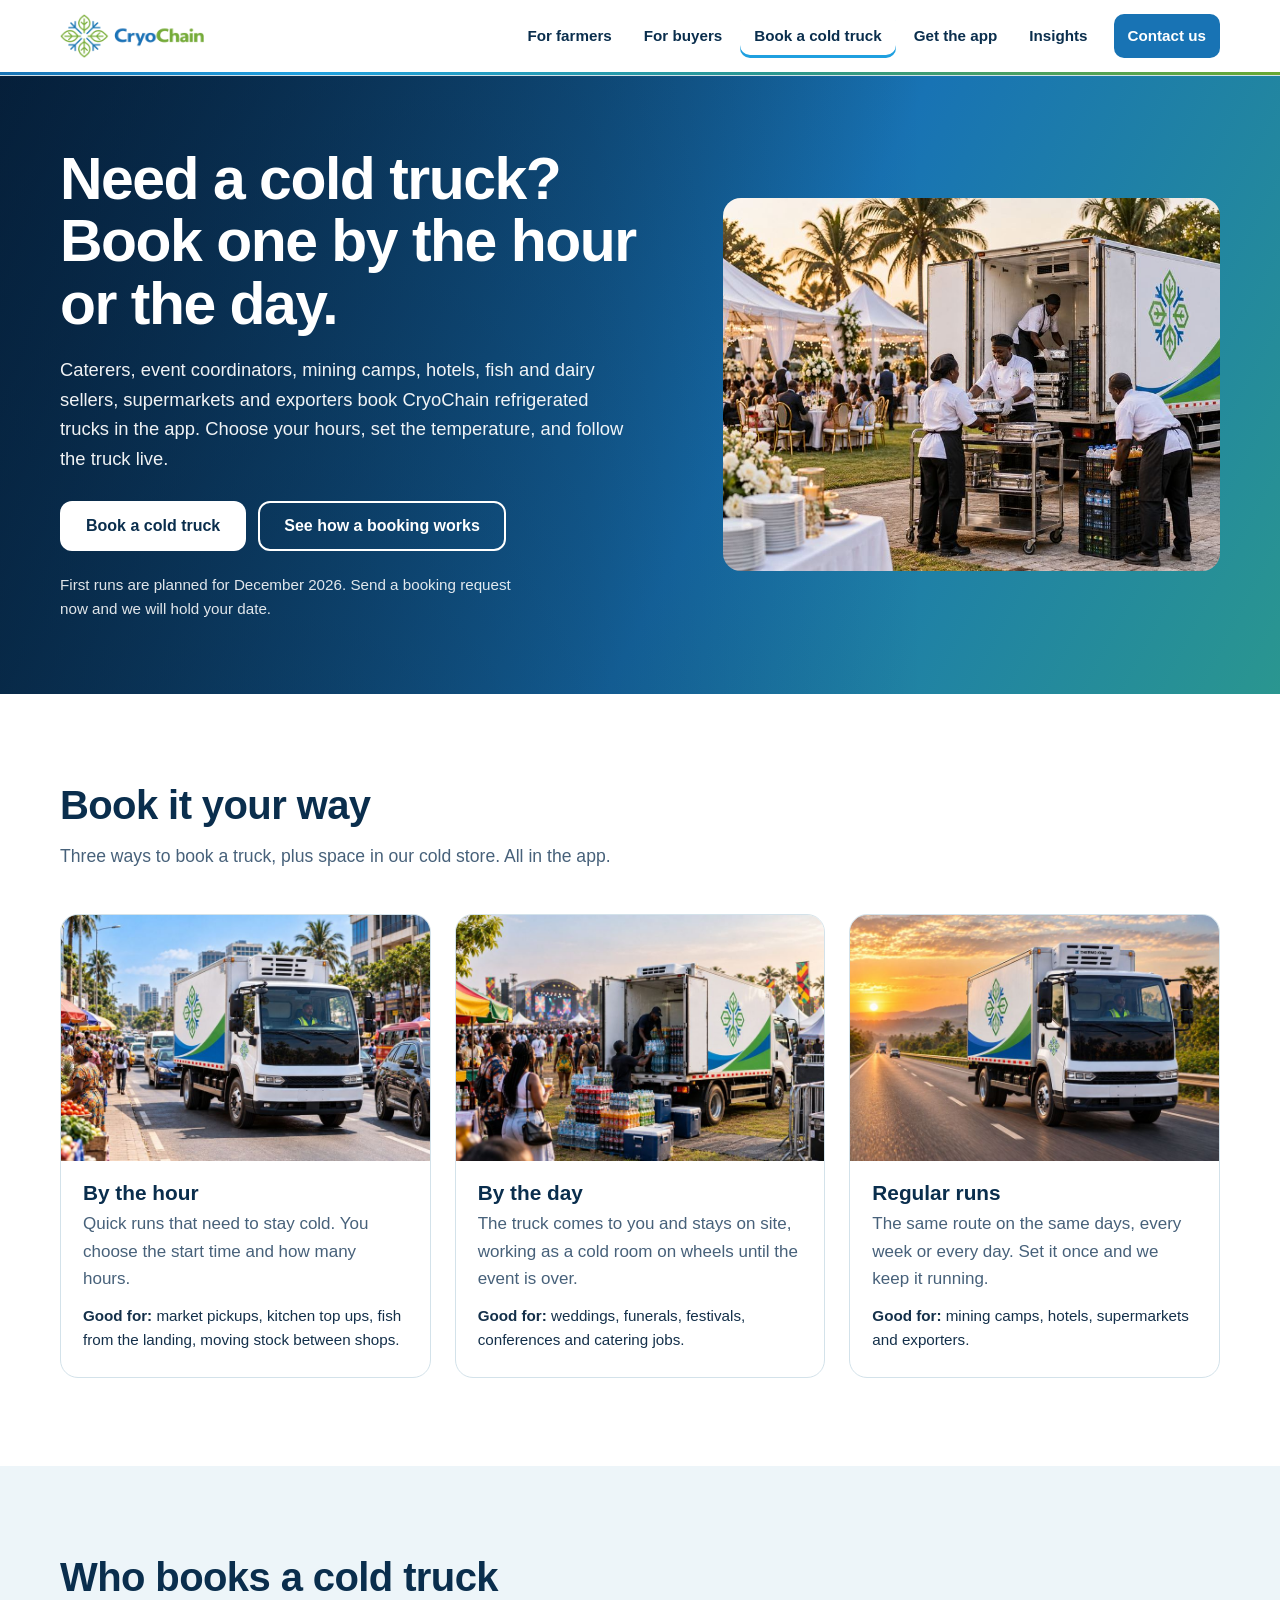
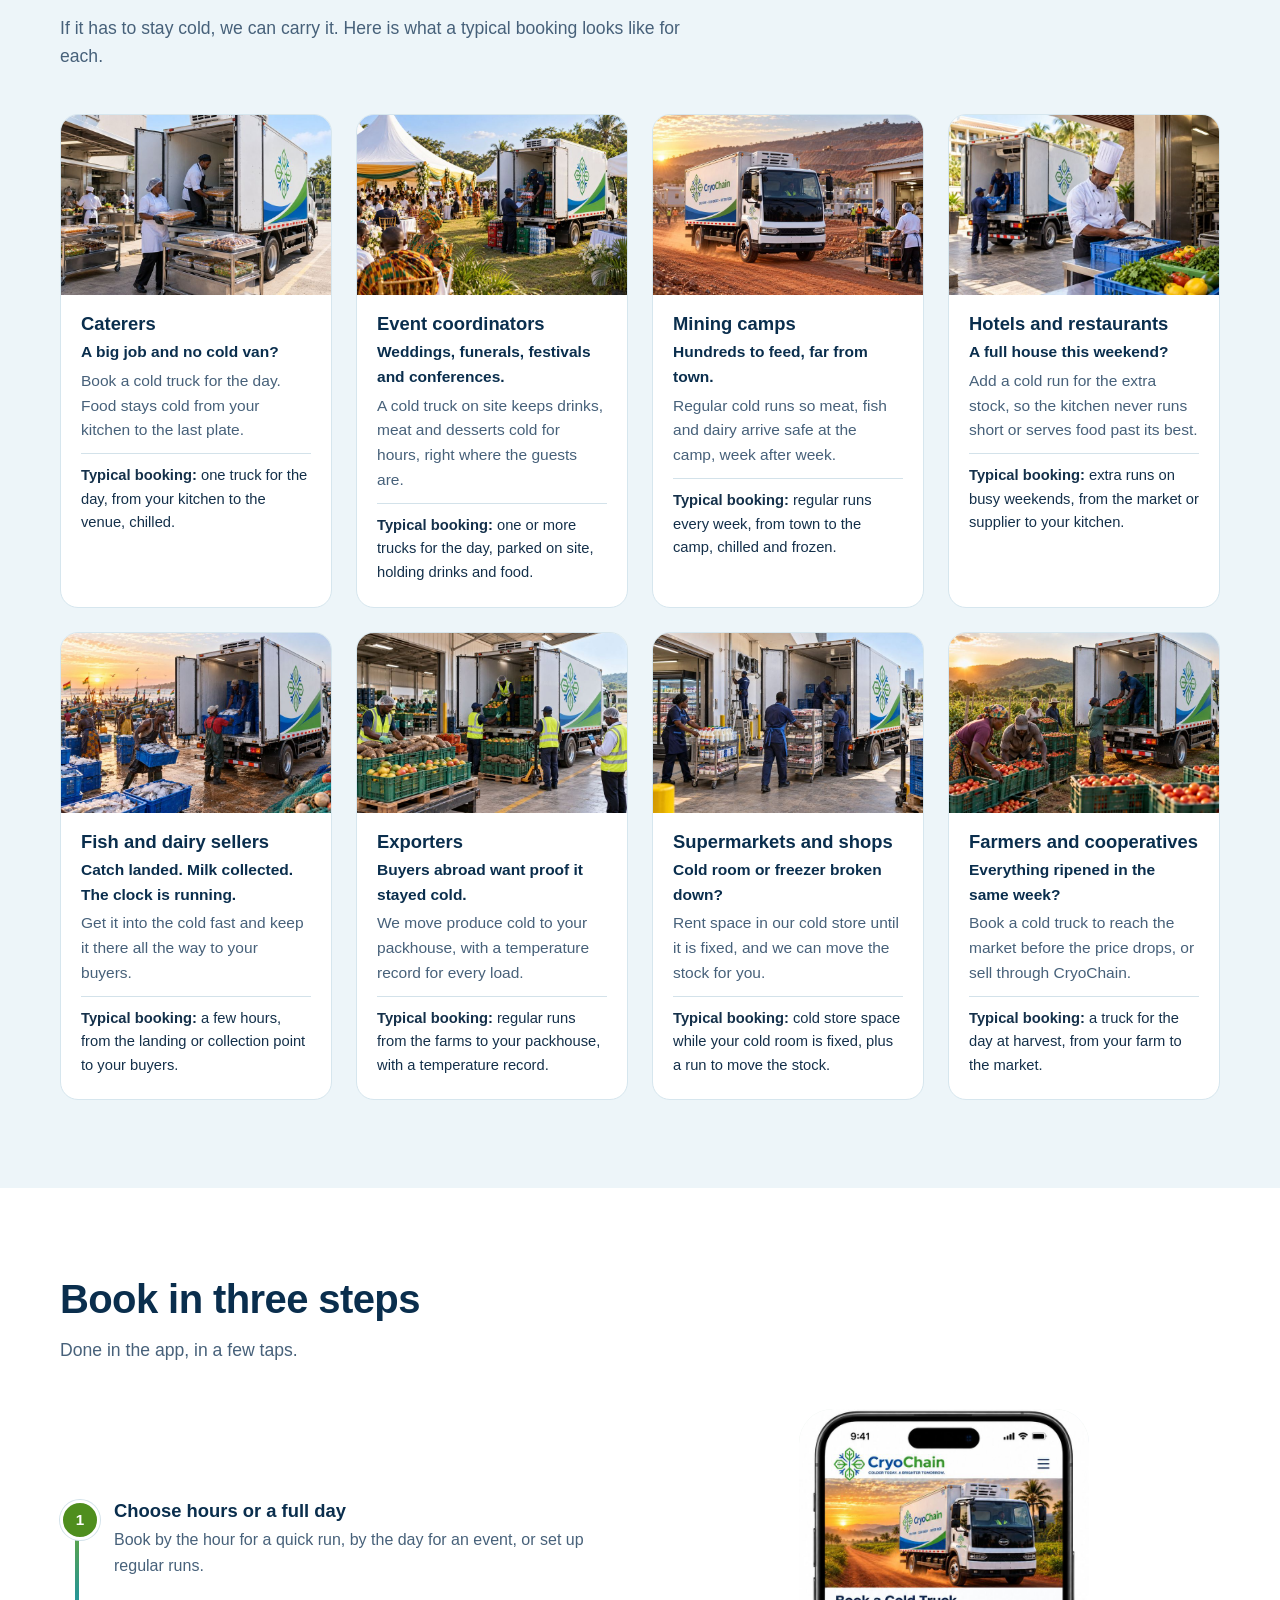
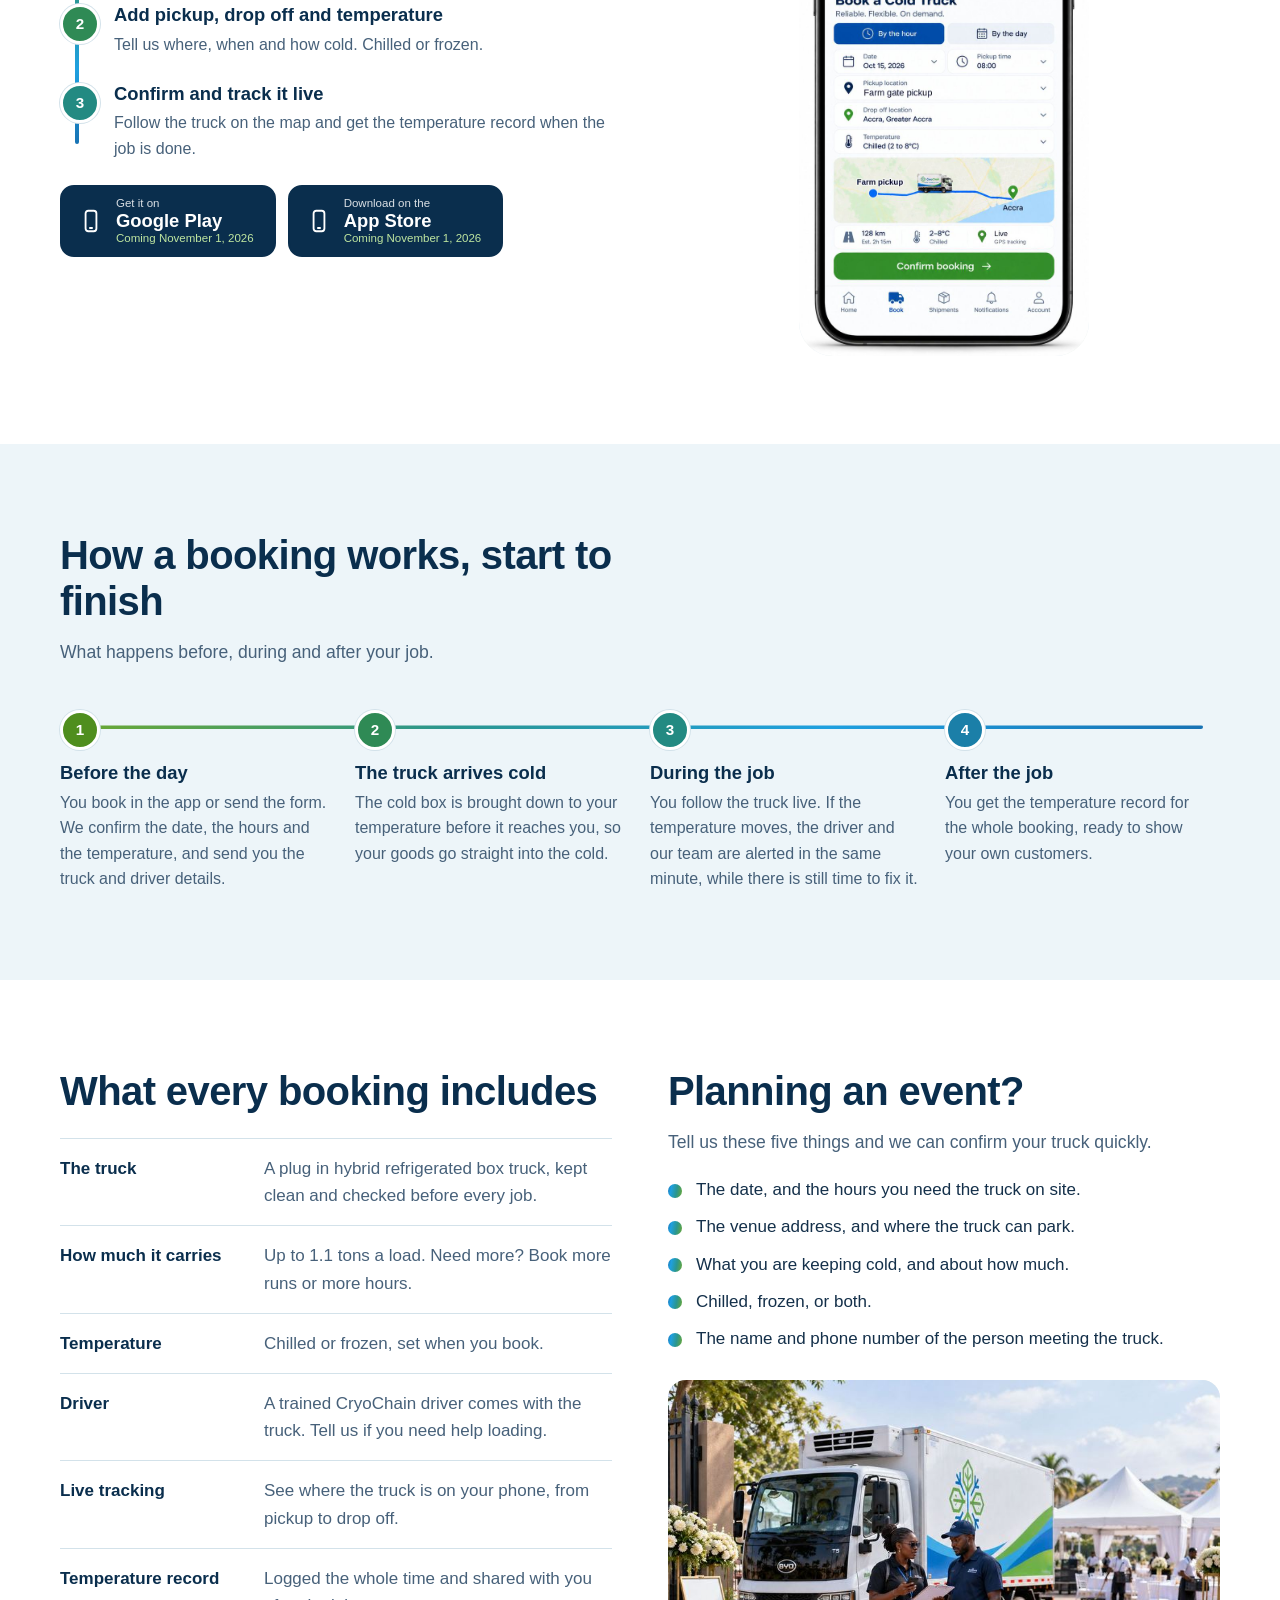
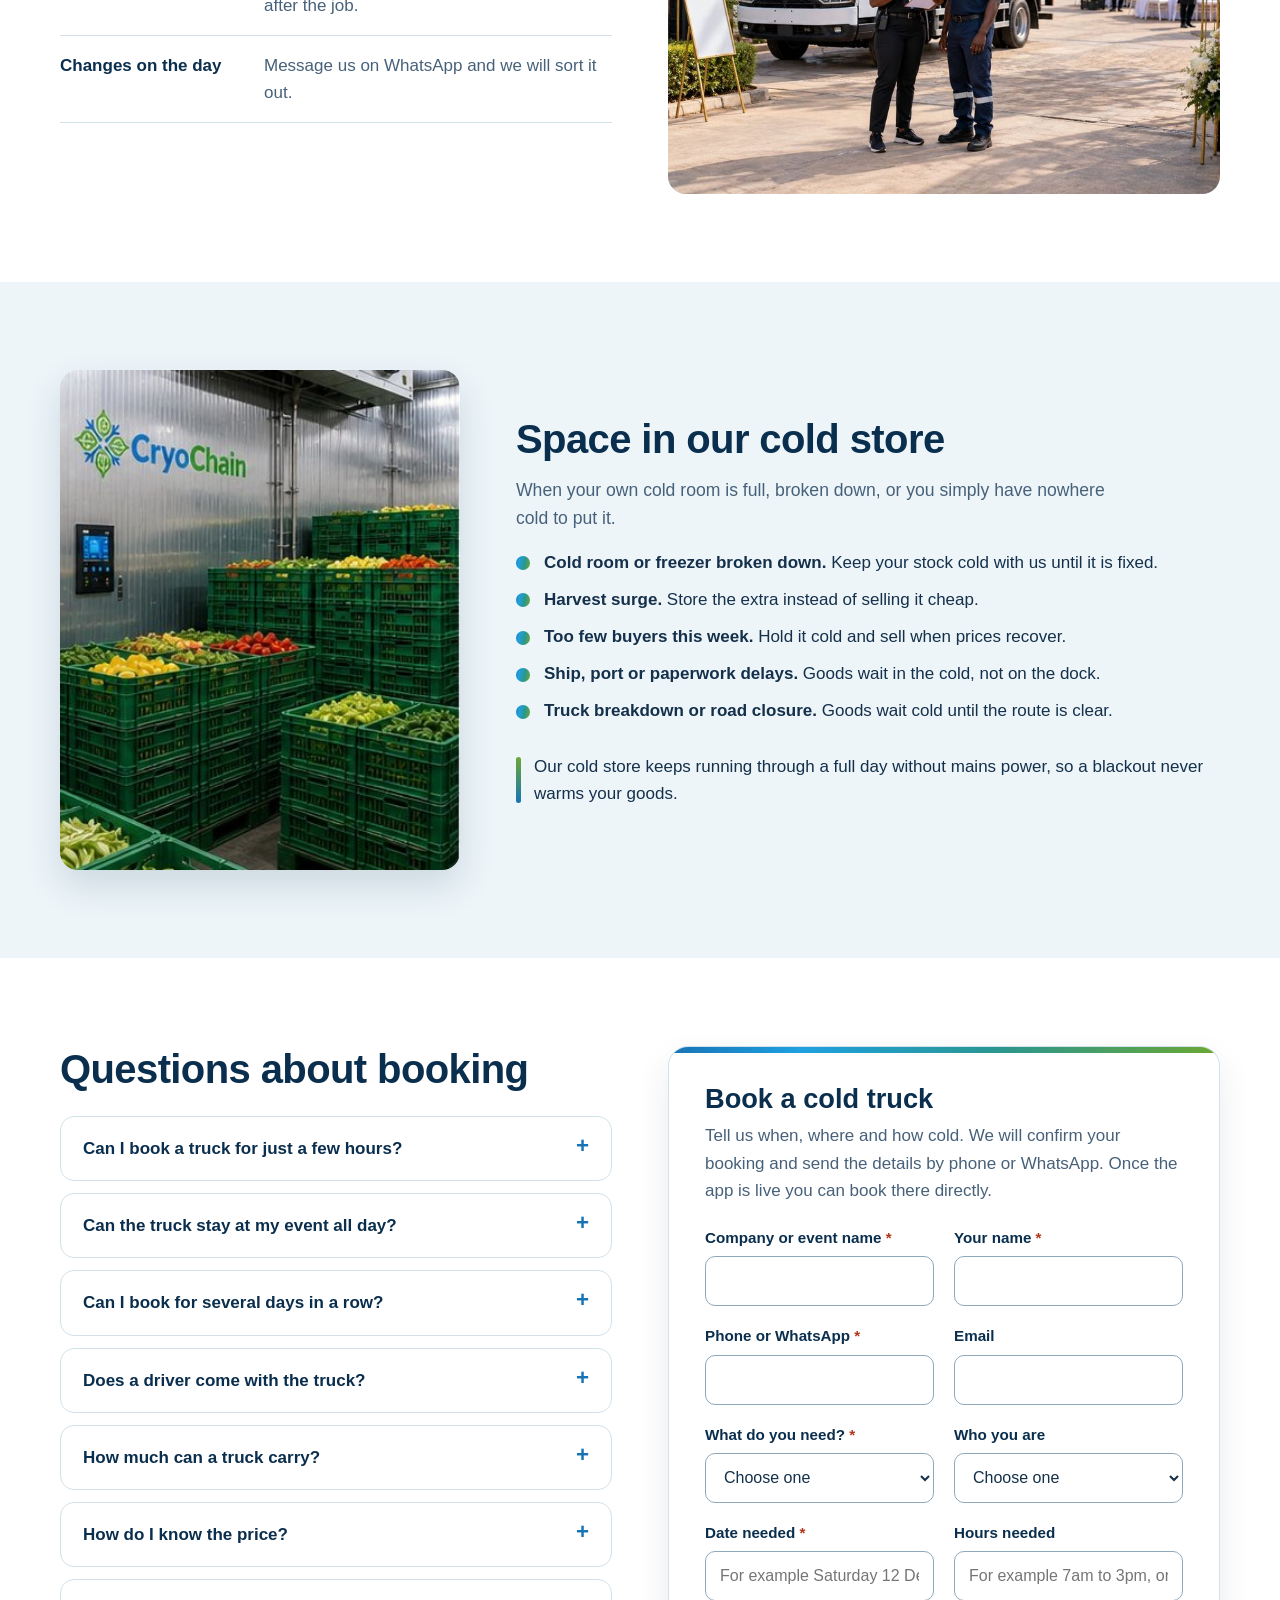
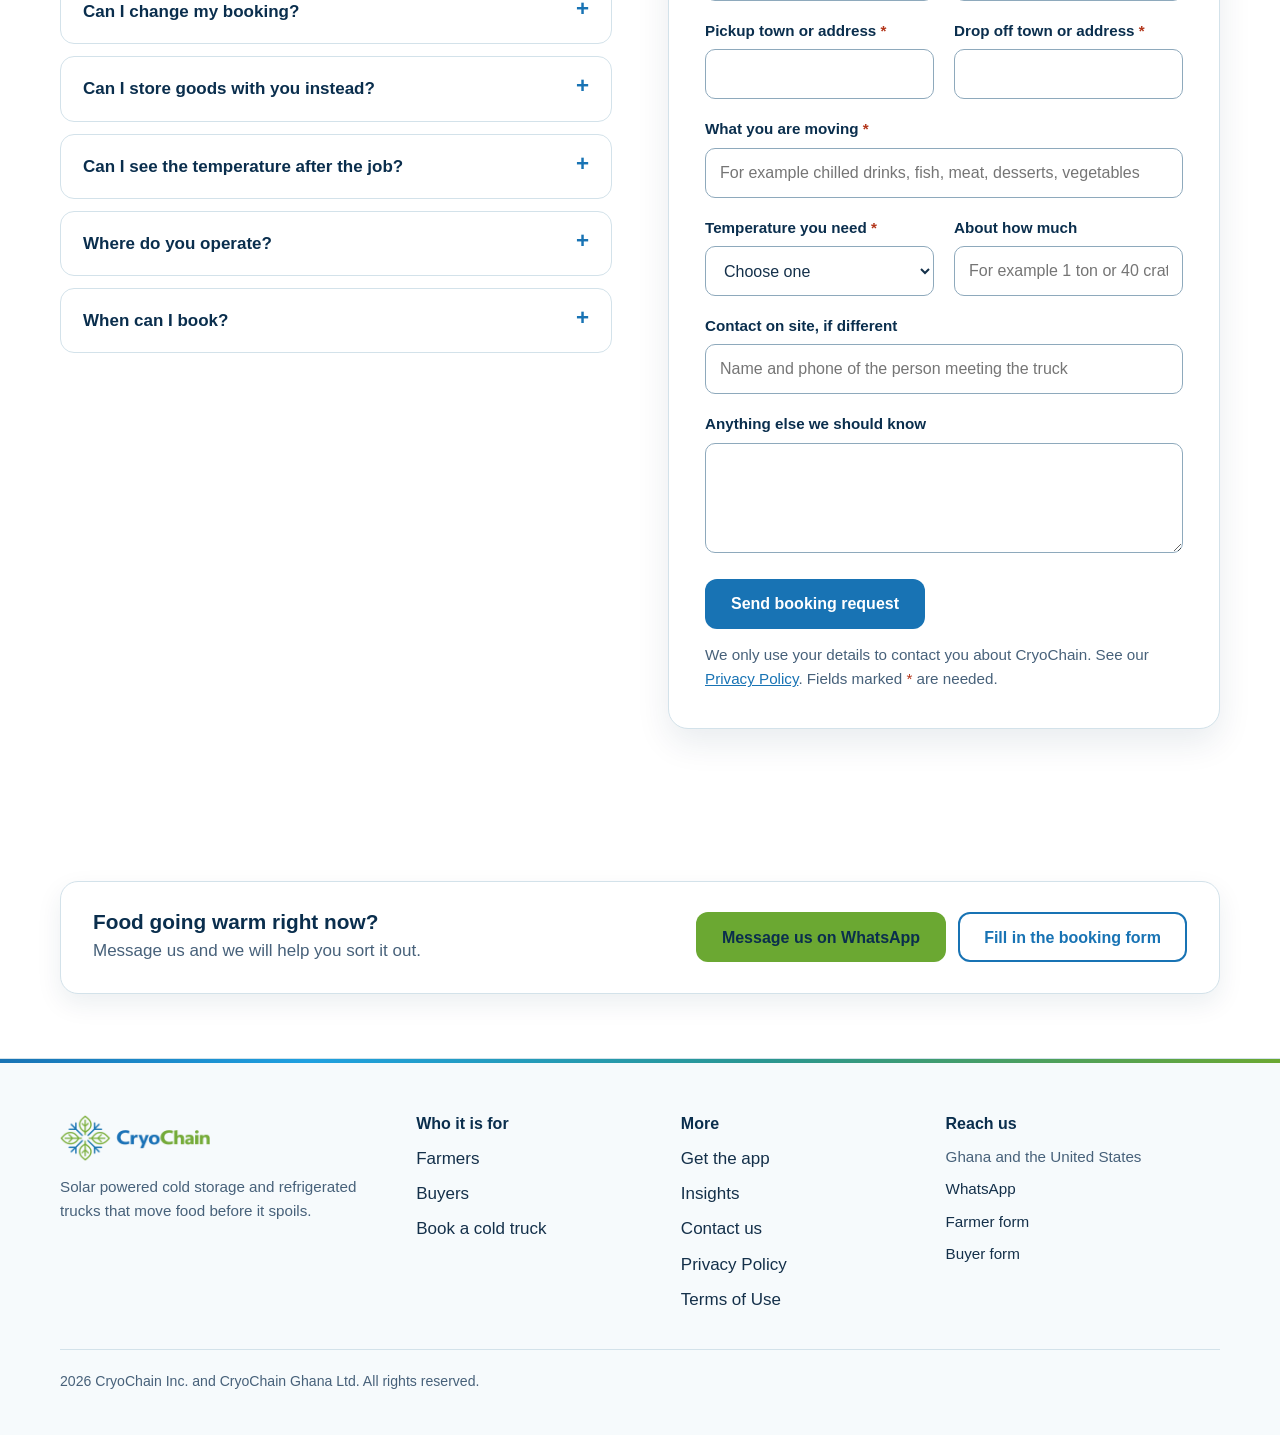
<file: logistics.html>
<!doctype html><html lang="en"><head><meta charset="utf-8"><meta name="viewport" content="width=device-width, initial-scale=1"><title>Book a cold truck | CryoChain refrigerated trucks by the hour or the day</title><meta name="description" content="Book a CryoChain refrigerated truck by the hour, the day or a regular run. For caterers, events, mining camps, hotels, fish and dairy sellers and exporters."><meta name="theme-color" content="#1873B4"><link rel="icon" type="image/png" sizes="32x32" href="assets/favicon-32.png"><link rel="icon" type="image/png" sizes="192x192" href="assets/favicon-192.png"><link rel="apple-touch-icon" href="assets/apple-touch-icon.png"><link rel="stylesheet" href="assets/site.css"></head><body><a class="skip" href="#main">Skip to content</a><header class="site-header"><div class="wrap bar"><a class="brand" href="index.html" aria-label="CryoChain home"><img src="assets/logo-horizontal.png" alt="CryoChain" width="144" height="44"></a><button class="menu-btn" aria-expanded="false" aria-controls="nav">Menu</button><nav class="nav" id="nav" aria-label="Main"><a href="farmers.html">For farmers</a><a href="buyers.html">For buyers</a><a href="logistics.html" aria-current="page">Book a cold truck</a><a href="app.html">Get the app</a><a href="insights.html">Insights</a><a class="cta" href="contact.html">Contact us</a></nav></div></header><main id="main">
<section class="hero logistics"><div class="wrap hero-grid">
  <div>
    <h1>Need a cold truck? Book one by the hour or the day.</h1>
    <p>Caterers, event coordinators, mining camps, hotels, fish and dairy sellers, supermarkets and exporters book CryoChain refrigerated trucks in the app. Choose your hours, set the temperature, and follow the truck live.</p>
    <div class="btn-row"><a class="btn btn-white" href="logistics.html#logistics-quote">Book a cold truck</a><a class="btn btn-outline-white" href="logistics.html#logistics-how">See how a booking works</a></div>
    <p class="fine">First runs are planned for December 2026. Send a booking request now and we will hold your date.</p>
  </div>
  <figure class="ph dark has-img" data-slot="logistics-hero" style="--ratio:4/3;--mratio:1/1;--focus:50% 50%"><div class="ph-box"><img src="images/T01.jpg" srcset="images/T01-800.jpg 800w, images/T01.jpg 1600w" sizes="(max-width: 700px) 100vw, 50vw" alt="A refrigerated truck parked behind an outdoor event while caterers unload trays" loading="eager"><div class="ph-ui"><div class="ph-top"><span class="ph-label">T01</span><span><strong>Image T01</strong><small>Save as T01.jpg or T01.png, 1600 x 1200 px</small></span></div><div class="ph-prompt" tabindex="0" aria-label="Image prompt">Photorealistic photo of a clean white refrigerated box truck with blue #1873B4 and green #6BA832 accent stripes and a simple leaf and snowflake mark (no other lettering) parked behind a large outdoor wedding reception in Ghana, white tents and string lights, caterers in white unloading covered trays and crates of chilled drinks from the open rear doors. Warm late afternoon light, festive but professional. Landscape 4:3 frame. Keep the main subject in the center third so the same image also crops cleanly to 1:1 on phones. Photorealistic, natural light, true to life colors, no text or watermarks.</div><button type="button" class="ph-copy">Copy prompt</button></div></div></figure>
</div></section>

<section class="section">
  <div class="wrap">
    <div class="head"><h2>Book it your way</h2><p>Three ways to book a truck, plus space in our cold store. All in the app.</p></div>
    <div class="opts">
      <div class="opt"><figure class="ph has-img" data-slot="book-hour" style="--ratio:3/2;--mratio:3/2;--focus:50% 50%"><div class="ph-box"><img src="images/T02.jpg" srcset="images/T02-800.jpg 800w, images/T02.jpg 1600w" sizes="(max-width: 700px) 100vw, 50vw" alt="A refrigerated truck in city traffic in Accra" loading="lazy"><div class="ph-ui"><div class="ph-top"><span class="ph-label">T02</span><span><strong>Image T02</strong><small>Save as T02.jpg or T02.png, 1600 x 1067 px</small></span></div><div class="ph-prompt" tabindex="0" aria-label="Image prompt">Photorealistic photo of a clean white refrigerated box truck with blue #1873B4 and green #6BA832 accent stripes and a simple leaf and snowflake mark (no other lettering) driving through a busy Accra street in midday light, shops and street traders on both sides. 3:2 frame. Photorealistic, natural light, true to life colors, no text or watermarks.</div><button type="button" class="ph-copy">Copy prompt</button></div></div></figure><div class="cb"><h3>By the hour</h3><p>Quick runs that need to stay cold. You choose the start time and how many hours.</p><p class="good"><strong>Good for:</strong> market pickups, kitchen top ups, fish from the landing, moving stock between shops.</p></div></div>
      <div class="opt"><figure class="ph has-img" data-slot="book-day" style="--ratio:3/2;--mratio:3/2;--focus:50% 50%"><div class="ph-box"><img src="images/T03.jpg" srcset="images/T03-800.jpg 800w, images/T03.jpg 1600w" sizes="(max-width: 700px) 100vw, 50vw" alt="A refrigerated truck parked at a festival with crowds" loading="lazy"><div class="ph-ui"><div class="ph-top"><span class="ph-label">T03</span><span><strong>Image T03</strong><small>Save as T03.jpg or T03.png, 1600 x 1067 px</small></span></div><div class="ph-prompt" tabindex="0" aria-label="Image prompt">Photorealistic photo of a clean white refrigerated box truck with blue #1873B4 and green #6BA832 accent stripes and a simple leaf and snowflake mark (no other lettering) parked at the service side of a lively open air festival in Ghana, a vendor taking chilled drinks from the open doors, colorful crowd in soft focus. 3:2 frame. Photorealistic, natural light, true to life colors, no text or watermarks.</div><button type="button" class="ph-copy">Copy prompt</button></div></div></figure><div class="cb"><h3>By the day</h3><p>The truck comes to you and stays on site, working as a cold room on wheels until the event is over.</p><p class="good"><strong>Good for:</strong> weddings, funerals, festivals, conferences and catering jobs.</p></div></div>
      <div class="opt"><figure class="ph has-img" data-slot="book-regular" style="--ratio:3/2;--mratio:3/2;--focus:50% 50%"><div class="ph-box"><img src="images/T04.jpg" srcset="images/T04-800.jpg 800w, images/T04.jpg 1600w" sizes="(max-width: 700px) 100vw, 50vw" alt="A refrigerated truck on a long road at sunrise" loading="lazy"><div class="ph-ui"><div class="ph-top"><span class="ph-label">T04</span><span><strong>Image T04</strong><small>Save as T04.jpg or T04.png, 1600 x 1067 px</small></span></div><div class="ph-prompt" tabindex="0" aria-label="Image prompt">Photorealistic photo of a clean white refrigerated box truck with blue #1873B4 and green #6BA832 accent stripes and a simple leaf and snowflake mark (no other lettering) on a long straight road through Ghanaian savanna at sunrise, heading toward distant hills. 3:2 frame. Photorealistic, natural light, true to life colors, no text or watermarks.</div><button type="button" class="ph-copy">Copy prompt</button></div></div></figure><div class="cb"><h3>Regular runs</h3><p>The same route on the same days, every week or every day. Set it once and we keep it running.</p><p class="good"><strong>Good for:</strong> mining camps, hotels, supermarkets and exporters.</p></div></div>
    </div>
  </div>
</section>

<section class="section alt">
  <div class="wrap">
    <div class="head"><h2>Who books a cold truck</h2><p>If it has to stay cold, we can carry it. Here is what a typical booking looks like for each.</p></div>
    <div class="cases four"><article class="case"><figure class="ph has-img" data-slot="case-caterer" style="--ratio:3/2;--mratio:3/2;--focus:50% 50%"><div class="ph-box"><img src="images/T05.jpg" srcset="images/T05-800.jpg 800w, images/T05.jpg 1600w" sizes="(max-width: 700px) 100vw, 50vw" alt="Caterers loading covered trays of food into a refrigerated truck" loading="lazy"><div class="ph-ui"><div class="ph-top"><span class="ph-label">T05</span><span><strong>Image T05</strong><small>Save as T05.jpg or T05.png, 1600 x 1067 px</small></span></div><div class="ph-prompt" tabindex="0" aria-label="Image prompt">Photorealistic photo of two Ghanaian caterers in clean white aprons loading covered trays of jollof rice, grilled chicken and salads into the open rear doors of a clean white refrigerated box truck with blue #1873B4 and green #6BA832 accent stripes and a simple leaf and snowflake mark (no other lettering), parked behind a busy commercial kitchen in late morning light. 3:2 frame. Photorealistic, natural light, true to life colors, no text or watermarks.</div><button type="button" class="ph-copy">Copy prompt</button></div></div></figure><div class="cb"><h3>Caterers</h3><p class="pain">A big job and no cold van?</p><p>Book a cold truck for the day. Food stays cold from your kitchen to the last plate.</p><p class="typical"><strong>Typical booking:</strong> one truck for the day, from your kitchen to the venue, chilled.</p></div></article><article class="case"><figure class="ph has-img" data-slot="case-events" style="--ratio:3/2;--mratio:3/2;--focus:50% 50%"><div class="ph-box"><img src="images/T06.jpg" srcset="images/T06-800.jpg 800w, images/T06.jpg 1600w" sizes="(max-width: 700px) 100vw, 50vw" alt="A refrigerated truck parked beside a large outdoor event tent with guests" loading="lazy"><div class="ph-ui"><div class="ph-top"><span class="ph-label">T06</span><span><strong>Image T06</strong><small>Save as T06.jpg or T06.png, 1600 x 1067 px</small></span></div><div class="ph-prompt" tabindex="0" aria-label="Image prompt">Photorealistic wide photo of a large outdoor celebration in Ghana under white and colorful canopy tents, guests in kente and bright fabrics, with a clean white refrigerated box truck with blue #1873B4 and green #6BA832 accent stripes and a simple leaf and snowflake mark (no other lettering) parked discreetly at the service side while a coordinator with a clipboard takes out crates of chilled drinks. Warm afternoon light. 3:2 frame. Photorealistic, natural light, true to life colors, no text or watermarks.</div><button type="button" class="ph-copy">Copy prompt</button></div></div></figure><div class="cb"><h3>Event coordinators</h3><p class="pain">Weddings, funerals, festivals and conferences.</p><p>A cold truck on site keeps drinks, meat and desserts cold for hours, right where the guests are.</p><p class="typical"><strong>Typical booking:</strong> one or more trucks for the day, parked on site, holding drinks and food.</p></div></article><article class="case"><figure class="ph has-img" data-slot="case-mining" style="--ratio:3/2;--mratio:3/2;--focus:50% 50%"><div class="ph-box"><img src="images/T07.jpg" srcset="images/T07-800.jpg 800w, images/T07.jpg 1600w" sizes="(max-width: 700px) 100vw, 50vw" alt="A refrigerated truck arriving at a remote mining camp kitchen" loading="lazy"><div class="ph-ui"><div class="ph-top"><span class="ph-label">T07</span><span><strong>Image T07</strong><small>Save as T07.jpg or T07.png, 1600 x 1067 px</small></span></div><div class="ph-prompt" tabindex="0" aria-label="Image prompt">Photorealistic photo of a clean white refrigerated box truck with blue #1873B4 and green #6BA832 accent stripes and a simple leaf and snowflake mark (no other lettering) arriving on a red dirt road at a remote mining camp in Ghana, rows of white accommodation units and a camp kitchen behind, a cook in a hairnet waiting with a trolley. Early morning light, dust in the air. 3:2 frame. Photorealistic, natural light, true to life colors, no text or watermarks.</div><button type="button" class="ph-copy">Copy prompt</button></div></div></figure><div class="cb"><h3>Mining camps</h3><p class="pain">Hundreds to feed, far from town.</p><p>Regular cold runs so meat, fish and dairy arrive safe at the camp, week after week.</p><p class="typical"><strong>Typical booking:</strong> regular runs every week, from town to the camp, chilled and frozen.</p></div></article><article class="case"><figure class="ph has-img" data-slot="case-hotel" style="--ratio:3/2;--mratio:3/2;--focus:50% 50%"><div class="ph-box"><img src="images/T08.jpg" srcset="images/T08-800.jpg 800w, images/T08.jpg 1600w" sizes="(max-width: 700px) 100vw, 50vw" alt="A chef checking a crate of fresh fish at a hotel kitchen door" loading="lazy"><div class="ph-ui"><div class="ph-top"><span class="ph-label">T08</span><span><strong>Image T08</strong><small>Save as T08.jpg or T08.png, 1600 x 1067 px</small></span></div><div class="ph-prompt" tabindex="0" aria-label="Image prompt">Photorealistic photo of a Ghanaian hotel chef in whites checking a crate of fresh fish and vegetables at the kitchen back door, with a clean white refrigerated box truck with blue #1873B4 and green #6BA832 accent stripes and a simple leaf and snowflake mark (no other lettering) just behind, rear doors open, cold air visible. Clean, bright, professional. 3:2 frame. Photorealistic, natural light, true to life colors, no text or watermarks.</div><button type="button" class="ph-copy">Copy prompt</button></div></div></figure><div class="cb"><h3>Hotels and restaurants</h3><p class="pain">A full house this weekend?</p><p>Add a cold run for the extra stock, so the kitchen never runs short or serves food past its best.</p><p class="typical"><strong>Typical booking:</strong> extra runs on busy weekends, from the market or supplier to your kitchen.</p></div></article><article class="case"><figure class="ph has-img" data-slot="case-fish" style="--ratio:3/2;--mratio:3/2;--focus:50% 50%"><div class="ph-box"><img src="images/T09.jpg" srcset="images/T09-800.jpg 800w, images/T09.jpg 1600w" sizes="(max-width: 700px) 100vw, 50vw" alt="Fish traders loading iced fish into a refrigerated truck at a beach landing" loading="lazy"><div class="ph-ui"><div class="ph-top"><span class="ph-label">T09</span><span><strong>Image T09</strong><small>Save as T09.jpg or T09.png, 1600 x 1067 px</small></span></div><div class="ph-prompt" tabindex="0" aria-label="Image prompt">Photorealistic photo at a Ghanaian beach landing at sunrise, colorful wooden fishing canoes behind, fish traders loading blue crates of iced fish into a clean white refrigerated box truck with blue #1873B4 and green #6BA832 accent stripes and a simple leaf and snowflake mark (no other lettering). Lively, honest, no close up faces. 3:2 frame. Photorealistic, natural light, true to life colors, no text or watermarks.</div><button type="button" class="ph-copy">Copy prompt</button></div></div></figure><div class="cb"><h3>Fish and dairy sellers</h3><p class="pain">Catch landed. Milk collected. The clock is running.</p><p>Get it into the cold fast and keep it there all the way to your buyers.</p><p class="typical"><strong>Typical booking:</strong> a few hours, from the landing or collection point to your buyers.</p></div></article><article class="case"><figure class="ph has-img" data-slot="case-exporter" style="--ratio:3/2;--mratio:3/2;--focus:50% 50%"><div class="ph-box"><img src="images/T10.jpg" srcset="images/T10-800.jpg 800w, images/T10.jpg 1600w" sizes="(max-width: 700px) 100vw, 50vw" alt="Crates of yams and mangoes being unloaded at an export packhouse" loading="lazy"><div class="ph-ui"><div class="ph-top"><span class="ph-label">T10</span><span><strong>Image T10</strong><small>Save as T10.jpg or T10.png, 1600 x 1067 px</small></span></div><div class="ph-prompt" tabindex="0" aria-label="Image prompt">Photorealistic photo of an export packhouse loading bay in Ghana, workers in hi vis vests unloading crates of yams, mangoes and scotch bonnet peppers from a clean white refrigerated box truck with blue #1873B4 and green #6BA832 accent stripes and a simple leaf and snowflake mark (no other lettering) onto pallets, a manager checking a temperature reading on a phone. 3:2 frame. Photorealistic, natural light, true to life colors, no text or watermarks.</div><button type="button" class="ph-copy">Copy prompt</button></div></div></figure><div class="cb"><h3>Exporters</h3><p class="pain">Buyers abroad want proof it stayed cold.</p><p>We move produce cold to your packhouse, with a temperature record for every load.</p><p class="typical"><strong>Typical booking:</strong> regular runs from the farms to your packhouse, with a temperature record.</p></div></article><article class="case"><figure class="ph has-img" data-slot="case-supermarket" style="--ratio:3/2;--mratio:3/2;--focus:50% 50%"><div class="ph-box"><img src="images/T11.jpg" srcset="images/T11-800.jpg 800w, images/T11.jpg 1600w" sizes="(max-width: 700px) 100vw, 50vw" alt="Supermarket staff moving chilled stock from a broken display into a refrigerated truck" loading="lazy"><div class="ph-ui"><div class="ph-top"><span class="ph-label">T11</span><span><strong>Image T11</strong><small>Save as T11.jpg or T11.png, 1600 x 1067 px</small></span></div><div class="ph-prompt" tabindex="0" aria-label="Image prompt">Photorealistic photo of supermarket staff in uniforms wheeling trolleys of dairy and chilled meat out of a store loading door in Accra into a clean white refrigerated box truck with blue #1873B4 and green #6BA832 accent stripes and a simple leaf and snowflake mark (no other lettering), a repair technician working on a cold room unit in the background. 3:2 frame. Photorealistic, natural light, true to life colors, no text or watermarks.</div><button type="button" class="ph-copy">Copy prompt</button></div></div></figure><div class="cb"><h3>Supermarkets and shops</h3><p class="pain">Cold room or freezer broken down?</p><p>Rent space in our cold store until it is fixed, and we can move the stock for you.</p><p class="typical"><strong>Typical booking:</strong> cold store space while your cold room is fixed, plus a run to move the stock.</p></div></article><article class="case"><figure class="ph has-img" data-slot="case-farmers" style="--ratio:3/2;--mratio:3/2;--focus:50% 50%"><div class="ph-box"><img src="images/T12.jpg" srcset="images/T12-800.jpg 800w, images/T12.jpg 1600w" sizes="(max-width: 700px) 100vw, 50vw" alt="Farmers loading crates of tomatoes into a refrigerated truck at a field edge" loading="lazy"><div class="ph-ui"><div class="ph-top"><span class="ph-label">T12</span><span><strong>Image T12</strong><small>Save as T12.jpg or T12.png, 1600 x 1067 px</small></span></div><div class="ph-prompt" tabindex="0" aria-label="Image prompt">Photorealistic photo of a group of Ghanaian farmers at the edge of a tomato field loading full crates of ripe tomatoes into a clean white refrigerated box truck with blue #1873B4 and green #6BA832 accent stripes and a simple leaf and snowflake mark (no other lettering), green hills behind, golden hour light. 3:2 frame. Photorealistic, natural light, true to life colors, no text or watermarks.</div><button type="button" class="ph-copy">Copy prompt</button></div></div></figure><div class="cb"><h3>Farmers and cooperatives</h3><p class="pain">Everything ripened in the same week?</p><p>Book a cold truck to reach the market before the price drops, or sell through CryoChain.</p><p class="typical"><strong>Typical booking:</strong> a truck for the day at harvest, from your farm to the market.</p></div></article></div>
  </div>
</section>

<section class="section">
  <div class="wrap">
    <div class="head"><h2>Book in three steps</h2><p>Done in the app, in a few taps.</p></div>
    <div class="two">
      <div>
        <ol class="route v">
          <li><h3>Choose hours or a full day</h3><p>Book by the hour for a quick run, by the day for an event, or set up regular runs.</p></li>
          <li><h3>Add pickup, drop off and temperature</h3><p>Tell us where, when and how cold. Chilled or frozen.</p></li>
          <li><h3>Confirm and track it live</h3><p>Follow the truck on the map and get the temperature record when the job is done.</p></li>
        </ol>
        <div class="stores"><a class="store" data-store="android" href="app.html#app-notify"><svg viewBox="0 0 24 24" fill="none" stroke="#fff" stroke-width="1.7" stroke-linecap="round" stroke-linejoin="round" aria-hidden="true"><rect x="7" y="2.5" width="10" height="19" rx="2.5"/><path d="M11 18.5h2"/></svg><span><small>Get it on</small><strong>Google Play</strong><em></em></span></a><a class="store" data-store="ios" href="app.html#app-notify"><svg viewBox="0 0 24 24" fill="none" stroke="#fff" stroke-width="1.7" stroke-linecap="round" stroke-linejoin="round" aria-hidden="true"><rect x="7" y="2.5" width="10" height="19" rx="2.5"/><path d="M11 18.5h2"/></svg><span><small>Download on the</small><strong>App Store</strong><em></em></span></a></div>
      </div>
      <figure class="ph phone has-img" data-slot="book-phone" style="--ratio:9/17;--mratio:9/17;--focus:50% 50%"><div class="ph-box"><img src="images/T13.jpg" alt="The CryoChain app showing a cold truck booking by the hour or the day" loading="lazy"><div class="ph-ui"><div class="ph-top"><span class="ph-label">T13</span><span><strong>Image T13</strong><small>Save as T13.jpg or T13.png, 1080 x 2040 px</small></span></div><div class="ph-prompt" tabindex="0" aria-label="Image prompt">Clean product mockup of a modern smartphone, front view, showing a truck booking screen in a blue and green app: toggle buttons for By the hour and By the day, a date and time picker, pickup and drop off fields, a temperature selector set to Chilled 2 to 8 degrees C, and a large Confirm booking button. Small map preview with a refrigerated truck icon. White background, soft shadow. Portrait 9:17 frame. Photorealistic, true to life colors, no watermarks.</div><button type="button" class="ph-copy">Copy prompt</button></div></div></figure>
    </div>
  </div>
</section>

<section class="section alt" id="logistics-how">
  <div class="wrap">
    <div class="head"><h2>How a booking works, start to finish</h2><p>What happens before, during and after your job.</p></div>
    <ol class="route h four">
      <li><h3>Before the day</h3><p>You book in the app or send the form. We confirm the date, the hours and the temperature, and send you the truck and driver details.</p></li>
      <li><h3>The truck arrives cold</h3><p>The cold box is brought down to your temperature before it reaches you, so your goods go straight into the cold.</p></li>
      <li><h3>During the job</h3><p>You follow the truck live. If the temperature moves, the driver and our team are alerted in the same minute, while there is still time to fix it.</p></li>
      <li><h3>After the job</h3><p>You get the temperature record for the whole booking, ready to show your own customers.</p></li>
    </ol>
  </div>
</section>

<section class="section">
  <div class="wrap two top">
    <div>
      <div class="head" style="margin-bottom:24px"><h2>What every booking includes</h2></div>
      <dl class="spec">
        <div><dt>The truck</dt><dd>A plug in hybrid refrigerated box truck, kept clean and checked before every job.</dd></div>
        <div><dt>How much it carries</dt><dd>Up to 1.1 tons a load. Need more? Book more runs or more hours.</dd></div>
        <div><dt>Temperature</dt><dd>Chilled or frozen, set when you book.</dd></div>
        <div><dt>Driver</dt><dd>A trained CryoChain driver comes with the truck. Tell us if you need help loading.</dd></div>
        <div><dt>Live tracking</dt><dd>See where the truck is on your phone, from pickup to drop off.</dd></div>
        <div><dt>Temperature record</dt><dd>Logged the whole time and shared with you after the job.</dd></div>
        <div><dt>Changes on the day</dt><dd>Message us on WhatsApp and we will sort it out.</dd></div>
      </dl>
    </div>
    <div>
      <div class="head" style="margin-bottom:20px"><h2>Planning an event?</h2><p>Tell us these five things and we can confirm your truck quickly.</p></div>
      <ul class="ticks" style="margin-bottom:28px">
        <li>The date, and the hours you need the truck on site.</li>
        <li>The venue address, and where the truck can park.</li>
        <li>What you are keeping cold, and about how much.</li>
        <li>Chilled, frozen, or both.</li>
        <li>The name and phone number of the person meeting the truck.</li>
      </ul>
      <figure class="ph has-img" data-slot="logistics-event-plan" style="--ratio:4/3;--mratio:1/1;--focus:50% 50%"><div class="ph-box"><img src="images/T14.jpg" srcset="images/T14-800.jpg 800w, images/T14.jpg 1600w" sizes="(max-width: 700px) 100vw, 50vw" alt="An event planner checking a list beside a parked refrigerated truck" loading="lazy"><div class="ph-ui"><div class="ph-top"><span class="ph-label">T14</span><span><strong>Image T14</strong><small>Save as T14.jpg or T14.png, 1600 x 1200 px</small></span></div><div class="ph-prompt" tabindex="0" aria-label="Image prompt">Photorealistic photo of a Ghanaian event planner with a clipboard and phone talking with a driver beside a clean white refrigerated box truck with blue #1873B4 and green #6BA832 accent stripes and a simple leaf and snowflake mark (no other lettering) parked at a venue gate, white event tents being set up in the background. Morning light, organized and calm. Landscape 4:3 frame. Keep the main subject in the center third so the same image also crops cleanly to 1:1 on phones. Photorealistic, natural light, true to life colors, no text or watermarks.</div><button type="button" class="ph-copy">Copy prompt</button></div></div></figure>
    </div>
  </div>
</section>

<section class="section alt">
  <div class="wrap split-img">
    <figure class="photo narrow"><img src="images/logistics-store.jpg" alt="Inside a CryoChain cold room, with green crates of fresh produce stacked high" style="--ratio:4/5" loading="lazy"></figure>
    <div>
      <div class="head" style="margin-bottom:16px"><h2>Space in our cold store</h2><p>When your own cold room is full, broken down, or you simply have nowhere cold to put it.</p></div>
      <ul class="ticks">
        <li><strong>Cold room or freezer broken down.</strong> Keep your stock cold with us until it is fixed.</li>
        <li><strong>Harvest surge.</strong> Store the extra instead of selling it cheap.</li>
        <li><strong>Too few buyers this week.</strong> Hold it cold and sell when prices recover.</li>
        <li><strong>Ship, port or paperwork delays.</strong> Goods wait in the cold, not on the dock.</li>
        <li><strong>Truck breakdown or road closure.</strong> Goods wait cold until the route is clear.</li>
      </ul>
      <p class="fact">Our cold store keeps running through a full day without mains power, so a blackout never warms your goods.</p>
    </div>
  </div>
</section>

<section class="section">
  <div class="wrap two top">
    <div>
      <div class="head" style="margin-bottom:24px"><h2>Questions about booking</h2></div>
      <div class="faq"><details><summary>Can I book a truck for just a few hours?</summary><p>Yes. Choose By the hour in the app or the form, and tell us the date, the hours, and the pickup and drop off.</p></details><details><summary>Can the truck stay at my event all day?</summary><p>Yes. Book By the day and the truck stays on site, keeping food and drinks cold until you are done.</p></details><details><summary>Can I book for several days in a row?</summary><p>Yes. Choose By the day and tell us every date you need in the form, or set up regular runs.</p></details><details><summary>Does a driver come with the truck?</summary><p>Yes. A trained CryoChain driver comes with every truck. Tell us if you also need help loading and unloading.</p></details><details><summary>How much can a truck carry?</summary><p>Up to 1.1 tons a load, chilled or frozen. For more, book more runs or more hours.</p></details><details><summary>How do I know the price?</summary><p>You see it in the app before you confirm. If you use the form, we send the price with your booking confirmation.</p></details><details><summary>Can I change my booking?</summary><p>Yes. Message us on WhatsApp as early as you can and we will confirm the change.</p></details><details><summary>Can I store goods with you instead?</summary><p>Yes. Rent space in our cold store, held at a set temperature until your goods move on.</p></details><details><summary>Can I see the temperature after the job?</summary><p>Yes. Every truck logs its temperature the whole time, and you get the record for your booking.</p></details><details><summary>Where do you operate?</summary><p>We are starting in a few parts of Ghana and growing. Put your pickup and drop off in the form and we will confirm.</p></details><details><summary>When can I book?</summary><p>Send a booking request now and we will hold your date. First runs are planned for December 2026, and the app launches November 1, 2026.</p></details></div>
    </div>
    <div><div class="formwrap" id="logistics-quote"><h2>Book a cold truck</h2><p>Tell us when, where and how cold. We will confirm your booking and send the details by phone or WhatsApp. Once the app is live you can book there directly.</p><form class="form" data-form="Cold truck booking request"><div class=""><label for="f-company-name1406641444947685972">Company or event name <span class="req" aria-hidden="true">*</span></label><input id="f-company-name1406641444947685972" type="text" name="Company name" required autocomplete="organization"></div><div class=""><label for="f-full-name1406641444586082137">Your name <span class="req" aria-hidden="true">*</span></label><input id="f-full-name1406641444586082137" type="text" name="Full name" required autocomplete="name"></div><div class=""><label for="f-phone-or-whatsapp1406641444588003424">Phone or WhatsApp <span class="req" aria-hidden="true">*</span></label><input id="f-phone-or-whatsapp1406641444588003424" type="tel" name="Phone or WhatsApp" required autocomplete="tel"></div><div class=""><label for="f-email1406641444733922973">Email</label><input id="f-email1406641444733922973" type="email" name="Email" autocomplete="email"></div><div class=""><label for="s-91079">What do you need? <span class="req" aria-hidden="true">*</span></label><select id="s-91079" name="What do you need?" required><option value="">Choose one</option><option>A truck by the hour</option><option>A truck for the day</option><option>Regular runs</option><option>Space in the cold store</option></select></div><div class=""><label for="s-30974">Who you are</label><select id="s-30974" name="Who you are"><option value="">Choose one</option><option>Caterer</option><option>Event coordinator</option><option>Mining camp</option><option>Hotel or restaurant</option><option>Fish or dairy seller</option><option>Exporter</option><option>Supermarket or shop</option><option>Farmer or cooperative</option><option>Other</option></select></div><div class=""><label for="f-date-needed1406641444966889135">Date needed <span class="req" aria-hidden="true">*</span></label><input id="f-date-needed1406641444966889135" type="text" name="Date needed" required placeholder="For example Saturday 12 December"></div><div class=""><label for="f-hours-needed1406641444967522979">Hours needed</label><input id="f-hours-needed1406641444967522979" type="text" name="Hours needed" placeholder="For example 7am to 3pm, or 4 hours"></div><div class=""><label for="f-pickup-town-or-address1406641444968804657">Pickup town or address <span class="req" aria-hidden="true">*</span></label><input id="f-pickup-town-or-address1406641444968804657" type="text" name="Pickup town or address" required></div><div class=""><label for="f-drop-off-town-or-address1406641440961605403">Drop off town or address <span class="req" aria-hidden="true">*</span></label><input id="f-drop-off-town-or-address1406641440961605403" type="text" name="Drop off town or address" required></div><div class="full"><label for="f-what-you-are-moving1406641444970086923">What you are moving <span class="req" aria-hidden="true">*</span></label><input id="f-what-you-are-moving1406641444970086923" type="text" name="What you are moving" required placeholder="For example chilled drinks, fish, meat, desserts, vegetables"></div><div class=""><label for="s-98043">Temperature you need <span class="req" aria-hidden="true">*</span></label><select id="s-98043" name="Temperature you need" required><option value="">Choose one</option><option>Chilled</option><option>Frozen</option><option>Cool, not cold</option><option>Not sure</option></select></div><div class=""><label for="f-about-how-much1406641444974569941">About how much</label><input id="f-about-how-much1406641444974569941" type="text" name="About how much" placeholder="For example 1 ton or 40 crates"></div><div class="full"><label for="f-contact-on-site-if-different1406641440964769">Contact on site, if different</label><input id="f-contact-on-site-if-different1406641440964769" type="text" name="Contact on site, if different" placeholder="Name and phone of the person meeting the truck"></div><div class="full"><label for="t-56697">Anything else we should know</label><textarea id="t-56697" name="Anything else we should know"></textarea></div><div class="full"><button class="btn btn-primary" type="submit">Send booking request</button><p class="form-note">We only use your details to contact you about CryoChain. See our <a href="privacy.html">Privacy Policy</a>. Fields marked <span class="req">*</span> are needed.</p><div class="form-status" role="status" aria-live="polite"></div></div></form></div></div>
  </div>
</section>

<section class="section tight"><div class="wrap"><div class="reach"><div><h3>Food going warm right now?</h3><p>Message us and we will help you sort it out.</p></div><div class="btn-row"><a class="btn btn-leaf" data-wa="Hello CryoChain, I need a cold truck." href="#">Message us on WhatsApp</a><a class="btn btn-ghost" href="logistics.html#logistics-quote">Fill in the booking form</a></div></div></div></section>
</main><footer class="site-footer"><div class="wrap"><div class="fgrid"><div><img src="assets/logo-horizontal.png" alt="CryoChain"><p>Solar powered cold storage and refrigerated trucks that move food before it spoils.</p></div><div><h3>Who it is for</h3><ul><li><a href="farmers.html">Farmers</a></li><li><a href="buyers.html">Buyers</a></li><li><a href="logistics.html">Book a cold truck</a></li></ul></div><div><h3>More</h3><ul><li><a href="app.html">Get the app</a></li><li><a href="insights.html">Insights</a></li><li><a href="contact.html">Contact us</a></li><li><a href="privacy.html">Privacy Policy</a></li><li><a href="terms.html">Terms of Use</a></li></ul></div><div><h3>Reach us</h3><p>Ghana and the United States</p><p><a data-wa="Hello CryoChain" href="#">WhatsApp</a></p><p><a href="farmers.html#farmers-join">Farmer form</a></p><p><a href="buyers.html#buyers-access">Buyer form</a></p></div></div><p class="legal">2026 CryoChain Inc. and CryoChain Ghana Ltd. All rights reserved.</p></div></footer><script src="assets/site.js"></script></body></html>
</file>
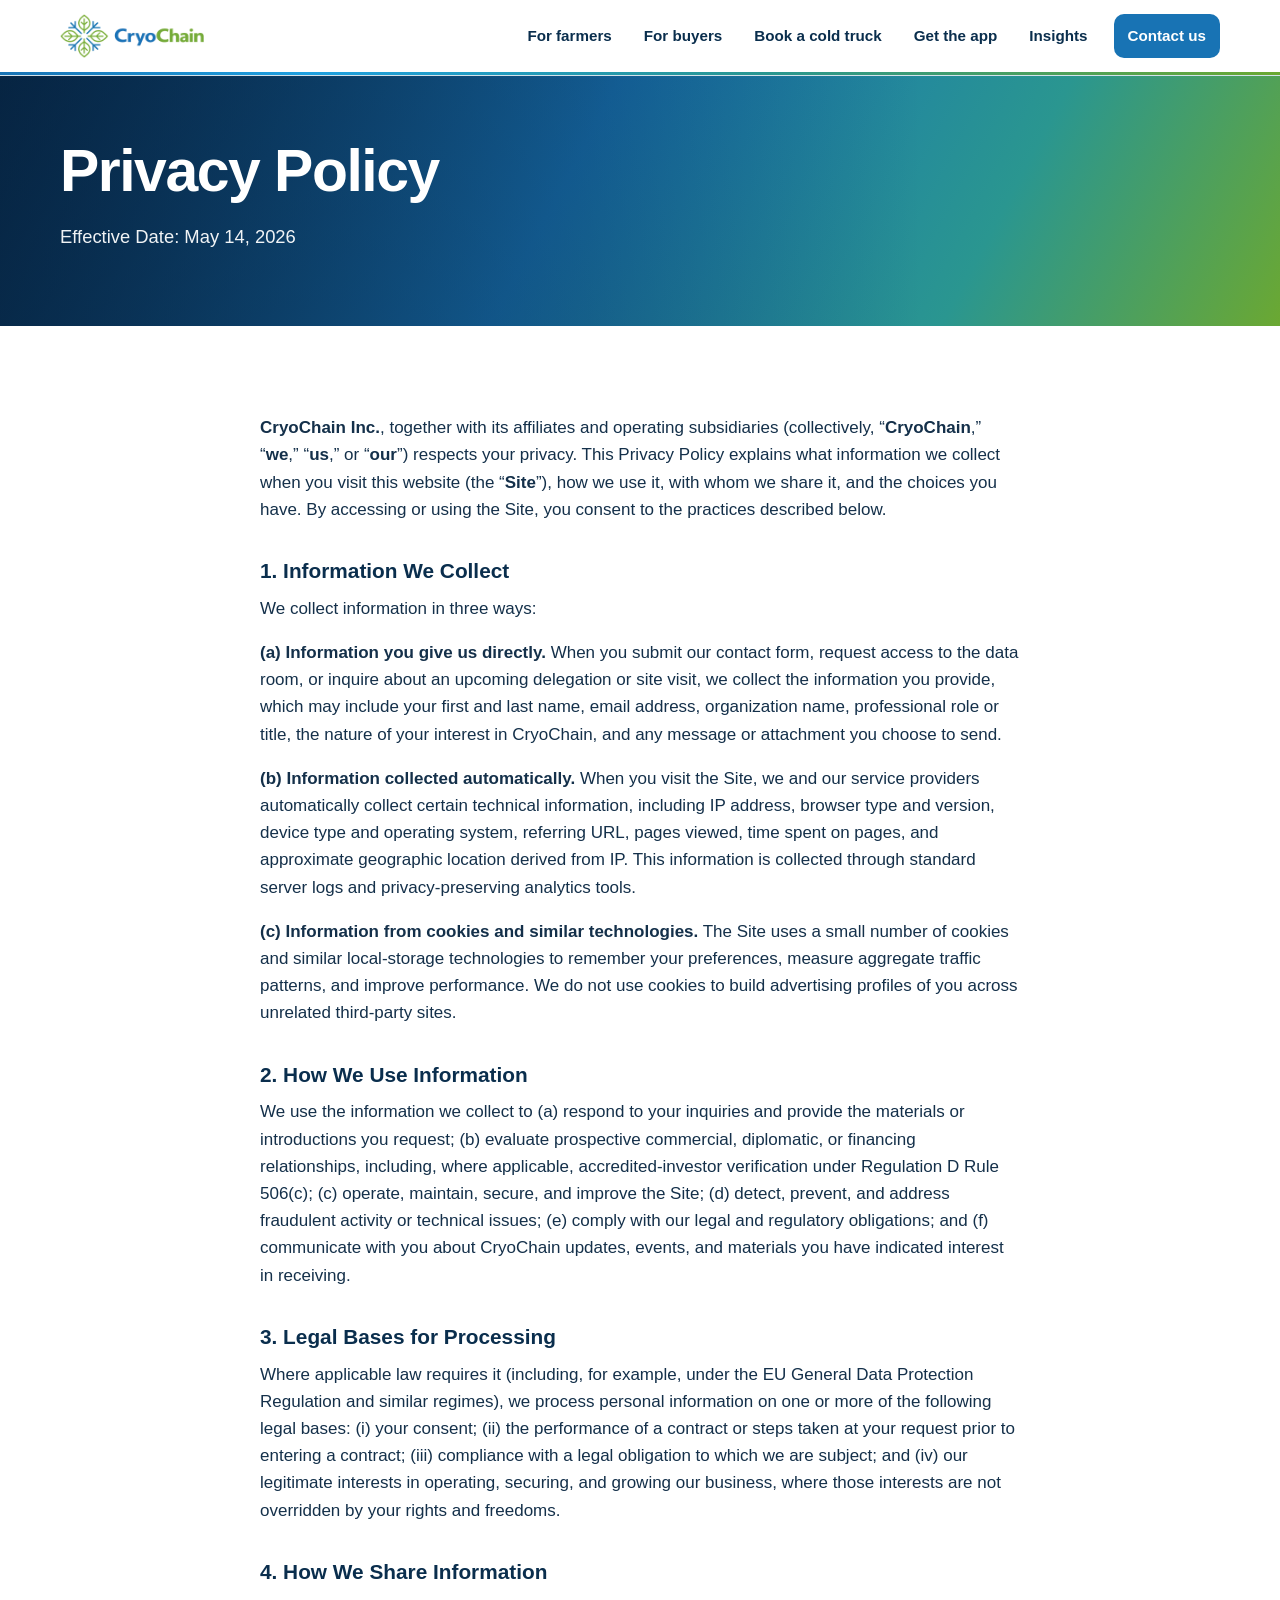
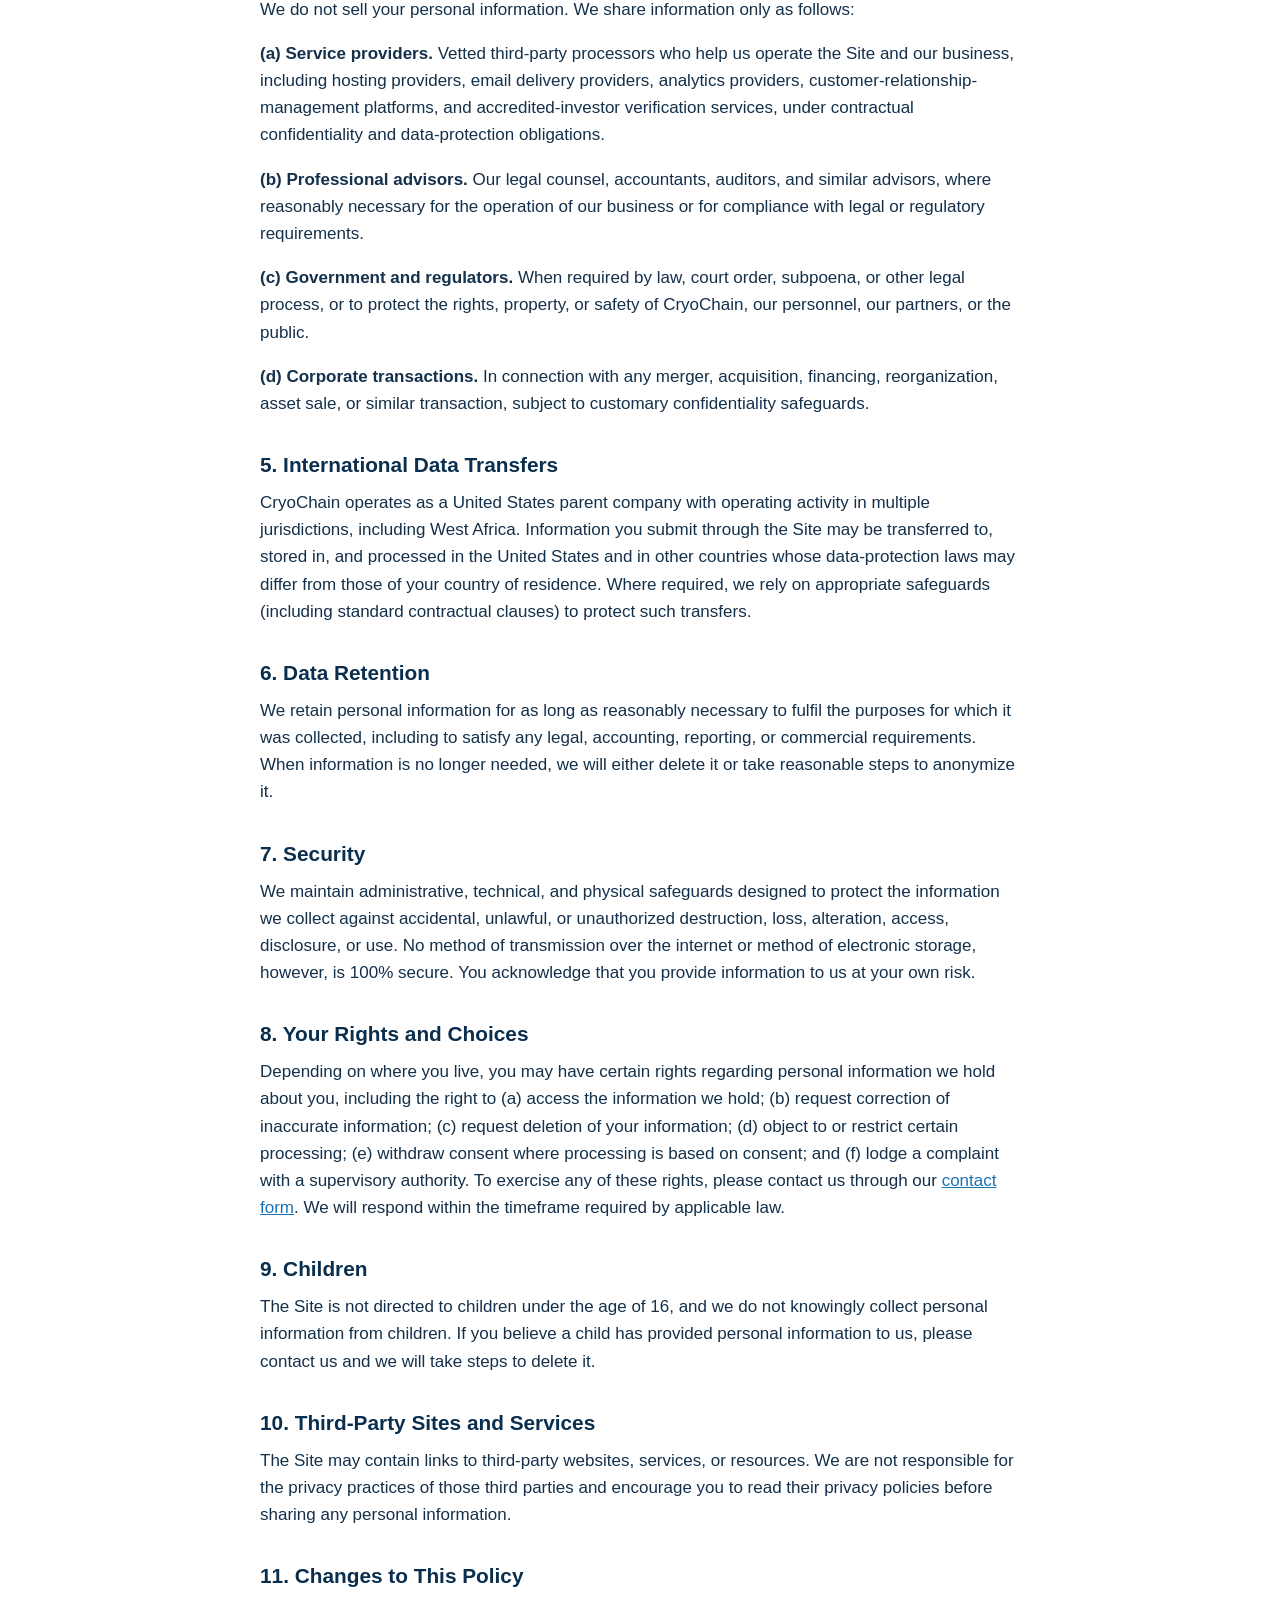
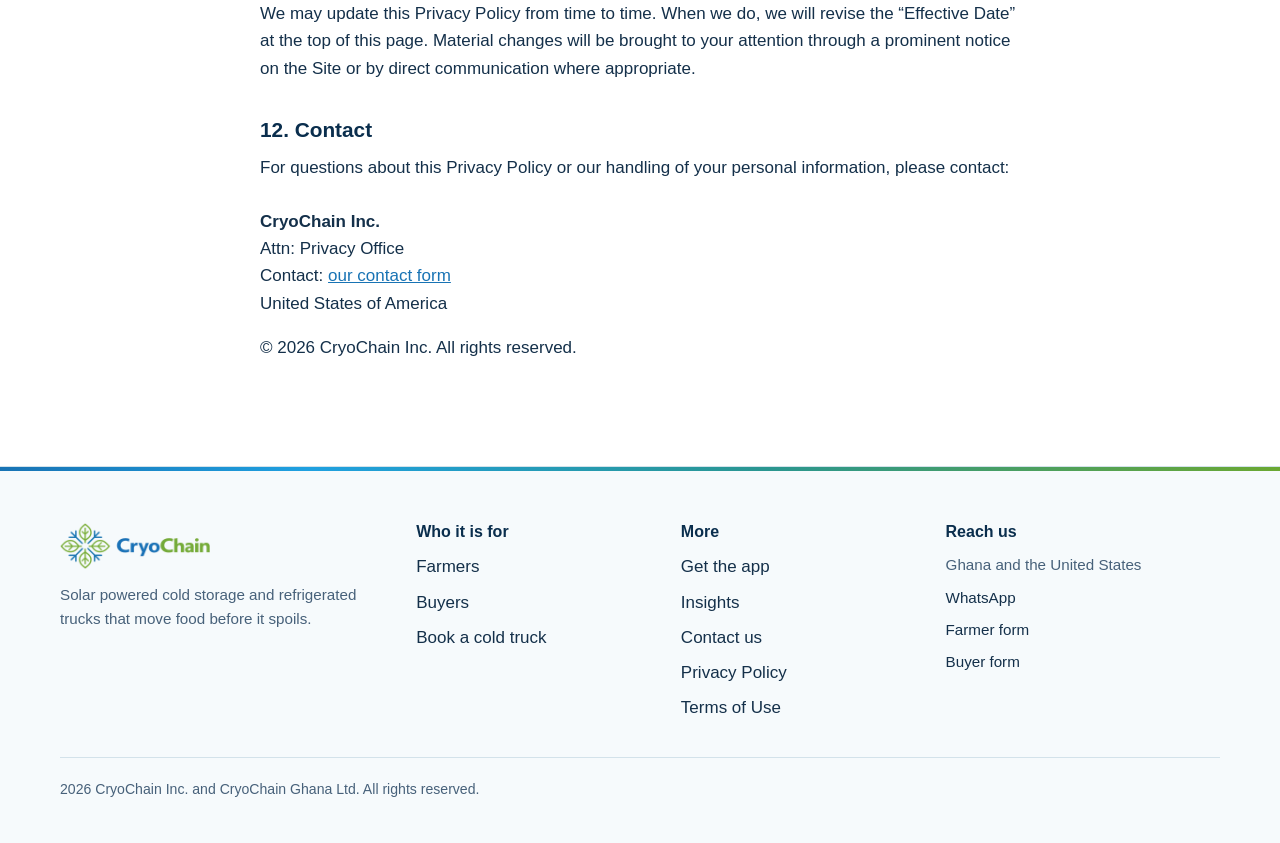
<file: privacy.html>
<!doctype html><html lang="en"><head><meta charset="utf-8"><meta name="viewport" content="width=device-width, initial-scale=1"><title>Privacy Policy | CryoChain</title><meta name="description" content="How CryoChain collects, uses and protects information."><meta name="theme-color" content="#1873B4"><link rel="icon" type="image/png" sizes="32x32" href="assets/favicon-32.png"><link rel="icon" type="image/png" sizes="192x192" href="assets/favicon-192.png"><link rel="apple-touch-icon" href="assets/apple-touch-icon.png"><link rel="stylesheet" href="assets/site.css"></head><body><a class="skip" href="#main">Skip to content</a><header class="site-header"><div class="wrap bar"><a class="brand" href="index.html" aria-label="CryoChain home"><img src="assets/logo-horizontal.png" alt="CryoChain" width="144" height="44"></a><button class="menu-btn" aria-expanded="false" aria-controls="nav">Menu</button><nav class="nav" id="nav" aria-label="Main"><a href="farmers.html">For farmers</a><a href="buyers.html">For buyers</a><a href="logistics.html">Book a cold truck</a><a href="app.html">Get the app</a><a href="insights.html">Insights</a><a class="cta" href="contact.html">Contact us</a></nav></div></header><main id="main"><section class="hero contact"><div class="wrap" style="padding:64px 0 56px"><h1>Privacy Policy</h1><p>Effective Date: May 14, 2026</p></div></section><section class="section"><div class="wrap legal-doc"><p>
<strong>CryoChain Inc.</strong>, together with its
affiliates and operating subsidiaries (collectively, “<strong>CryoChain</strong>,”
“<strong>we</strong>,” “<strong>us</strong>,” or “<strong>our</strong>”) respects
your privacy. This Privacy Policy explains what information we collect when you
visit this website (the “<strong>Site</strong>”), how we use it, with whom we
share it, and the choices you have. By accessing or using the Site, you consent
to the practices described below.
</p>
<h2>1. Information We Collect</h2>
<p>
We collect information in three ways:
</p>
<p>
<strong>(a) Information you give us directly.</strong> When you submit our
contact form, request access to the data room, or inquire about an upcoming
delegation or site visit, we collect the information you provide, which may
include your first and last name, email address, organization name, professional
role or title, the nature of your interest in CryoChain, and any message or
attachment you choose to send.
</p>
<p>
<strong>(b) Information collected automatically.</strong> When you visit the
Site, we and our service providers automatically collect certain technical
information, including IP address, browser type and version, device type and
operating system, referring URL, pages viewed, time spent on pages, and
approximate geographic location derived from IP. This information is collected
through standard server logs and privacy-preserving analytics tools.
</p>
<p>
<strong>(c) Information from cookies and similar technologies.</strong> The Site
uses a small number of cookies and similar local-storage technologies to
remember your preferences, measure aggregate traffic patterns, and improve
performance. We do not use cookies to build advertising profiles of you across
unrelated third-party sites.
</p>
<h2>2. How We Use Information</h2>
<p>
We use the information we collect to (a) respond to your inquiries and provide
the materials or introductions you request; (b) evaluate prospective commercial,
diplomatic, or financing relationships, including, where applicable,
accredited-investor verification under Regulation D Rule 506(c); (c) operate,
maintain, secure, and improve the Site; (d) detect, prevent, and address
fraudulent activity or technical issues; (e) comply with our legal and
regulatory obligations; and (f) communicate with you about CryoChain updates,
events, and materials you have indicated interest in receiving.
</p>
<h2>3. Legal Bases for Processing</h2>
<p>
Where applicable law requires it (including, for example, under the EU General
Data Protection Regulation and similar regimes), we process personal information
on one or more of the following legal bases: (i) your consent; (ii) the
performance of a contract or steps taken at your request prior to entering a
contract; (iii) compliance with a legal obligation to which we are subject;
and (iv) our legitimate interests in operating, securing, and growing our
business, where those interests are not overridden by your rights and freedoms.
</p>
<h2>4. How We Share Information</h2>
<p>
We do not sell your personal information. We share information only as follows:
</p>
<p>
<strong>(a) Service providers.</strong> Vetted third-party processors who help
us operate the Site and our business, including hosting providers, email
delivery providers, analytics providers, customer-relationship-management
platforms, and accredited-investor verification services, under contractual
confidentiality and data-protection obligations.
</p>
<p>
<strong>(b) Professional advisors.</strong> Our legal counsel, accountants,
auditors, and similar advisors, where reasonably necessary for the operation of
our business or for compliance with legal or regulatory requirements.
</p>
<p>
<strong>(c) Government and regulators.</strong> When required by law, court
order, subpoena, or other legal process, or to protect the rights, property, or
safety of CryoChain, our personnel, our partners, or the public.
</p>
<p>
<strong>(d) Corporate transactions.</strong> In connection with any merger,
acquisition, financing, reorganization, asset sale, or similar transaction,
subject to customary confidentiality safeguards.
</p>
<h2>5. International Data Transfers</h2>
<p>
CryoChain operates as a United States parent company with operating activity in
multiple jurisdictions, including West Africa. Information you submit through
the Site may be transferred to, stored in, and processed in the United States
and in other countries whose data-protection laws may differ from those of your
country of residence. Where required, we rely on appropriate safeguards
(including standard contractual clauses) to protect such transfers.
</p>
<h2>6. Data Retention</h2>
<p>
We retain personal information for as long as reasonably necessary to fulfil the
purposes for which it was collected, including to satisfy any legal, accounting,
reporting, or commercial requirements. When information is no longer needed, we
will either delete it or take reasonable steps to anonymize it.
</p>
<h2>7. Security</h2>
<p>
We maintain administrative, technical, and physical safeguards designed to
protect the information we collect against accidental, unlawful, or unauthorized
destruction, loss, alteration, access, disclosure, or use. No method of
transmission over the internet or method of electronic storage, however, is
100% secure. You acknowledge that you provide information to us at your own
risk.
</p>
<h2>8. Your Rights and Choices</h2>
<p>
Depending on where you live, you may have certain rights regarding personal
information we hold about you, including the right to (a) access the
information we hold; (b) request correction of inaccurate information;
(c) request deletion of your information; (d) object to or restrict certain
processing; (e) withdraw consent where processing is based on consent; and
(f) lodge a complaint with a supervisory authority. To exercise any of these
rights, please contact us through our
<a href="contact.html#contact-form">contact form</a>.
We will respond within the timeframe required by applicable law.
</p>
<h2>9. Children</h2>
<p>
The Site is not directed to children under the age of 16, and we do not
knowingly collect personal information from children. If you believe a child
has provided personal information to us, please contact us and we will take
steps to delete it.
</p>
<h2>10. Third-Party Sites and Services</h2>
<p>
The Site may contain links to third-party websites, services, or resources. We
are not responsible for the privacy practices of those third parties and
encourage you to read their privacy policies before sharing any personal
information.
</p>
<h2>11. Changes to This Policy</h2>
<p>
We may update this Privacy Policy from time to time. When we do, we will revise
the “Effective Date” at the top of this page. Material changes will be brought
to your attention through a prominent notice on the Site or by direct
communication where appropriate.
</p>
<h2>12. Contact</h2>
<p>
For questions about this Privacy Policy or our handling of your personal
information, please contact:
<br /><br />
<strong>CryoChain Inc.</strong><br />
Attn: Privacy Office<br />
Contact: <a href="contact.html#contact-form">our contact form</a><br />
United States of America
</p>
<p>
© 2026 CryoChain Inc. All rights reserved.
</p></div></section></main><footer class="site-footer"><div class="wrap"><div class="fgrid"><div><img src="assets/logo-horizontal.png" alt="CryoChain"><p>Solar powered cold storage and refrigerated trucks that move food before it spoils.</p></div><div><h3>Who it is for</h3><ul><li><a href="farmers.html">Farmers</a></li><li><a href="buyers.html">Buyers</a></li><li><a href="logistics.html">Book a cold truck</a></li></ul></div><div><h3>More</h3><ul><li><a href="app.html">Get the app</a></li><li><a href="insights.html">Insights</a></li><li><a href="contact.html">Contact us</a></li><li><a href="privacy.html">Privacy Policy</a></li><li><a href="terms.html">Terms of Use</a></li></ul></div><div><h3>Reach us</h3><p>Ghana and the United States</p><p><a data-wa="Hello CryoChain" href="#">WhatsApp</a></p><p><a href="farmers.html#farmers-join">Farmer form</a></p><p><a href="buyers.html#buyers-access">Buyer form</a></p></div></div><p class="legal">2026 CryoChain Inc. and CryoChain Ghana Ltd. All rights reserved.</p></div></footer><script src="assets/site.js"></script></body></html>
</file>
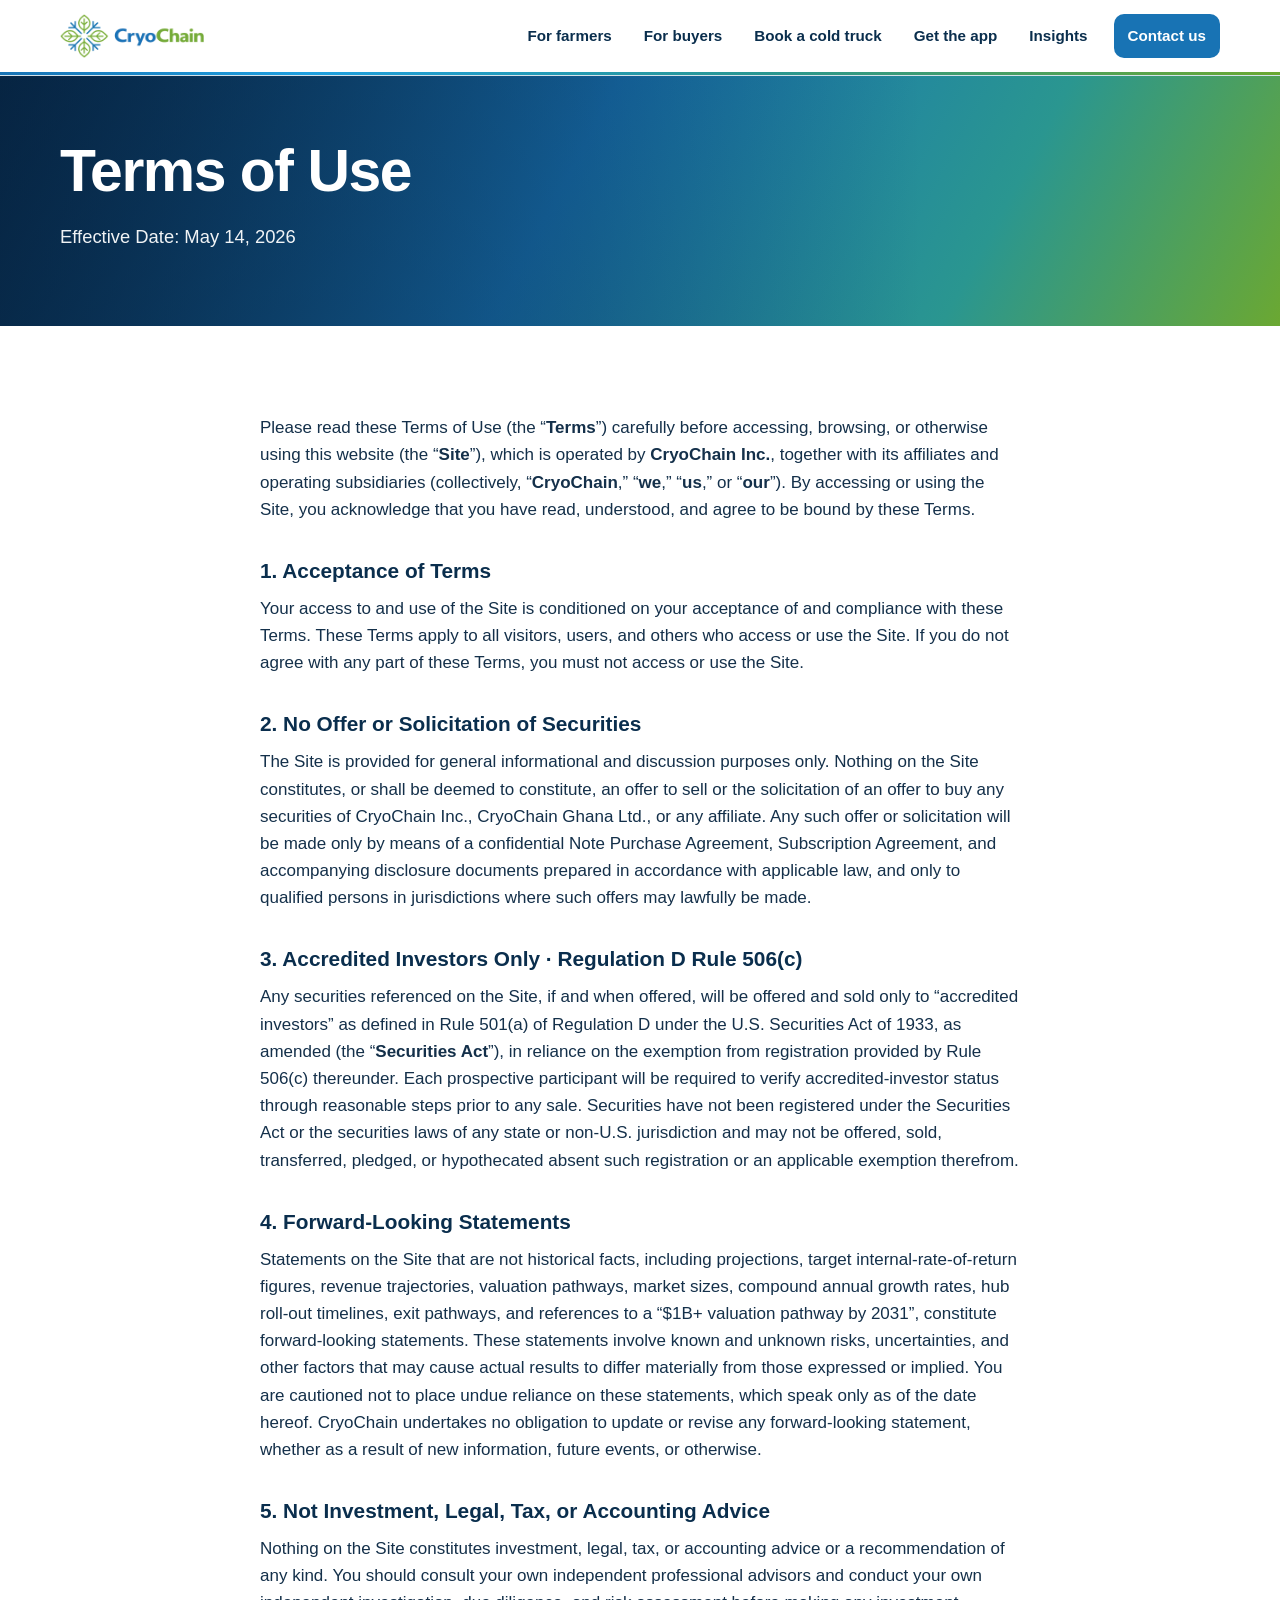
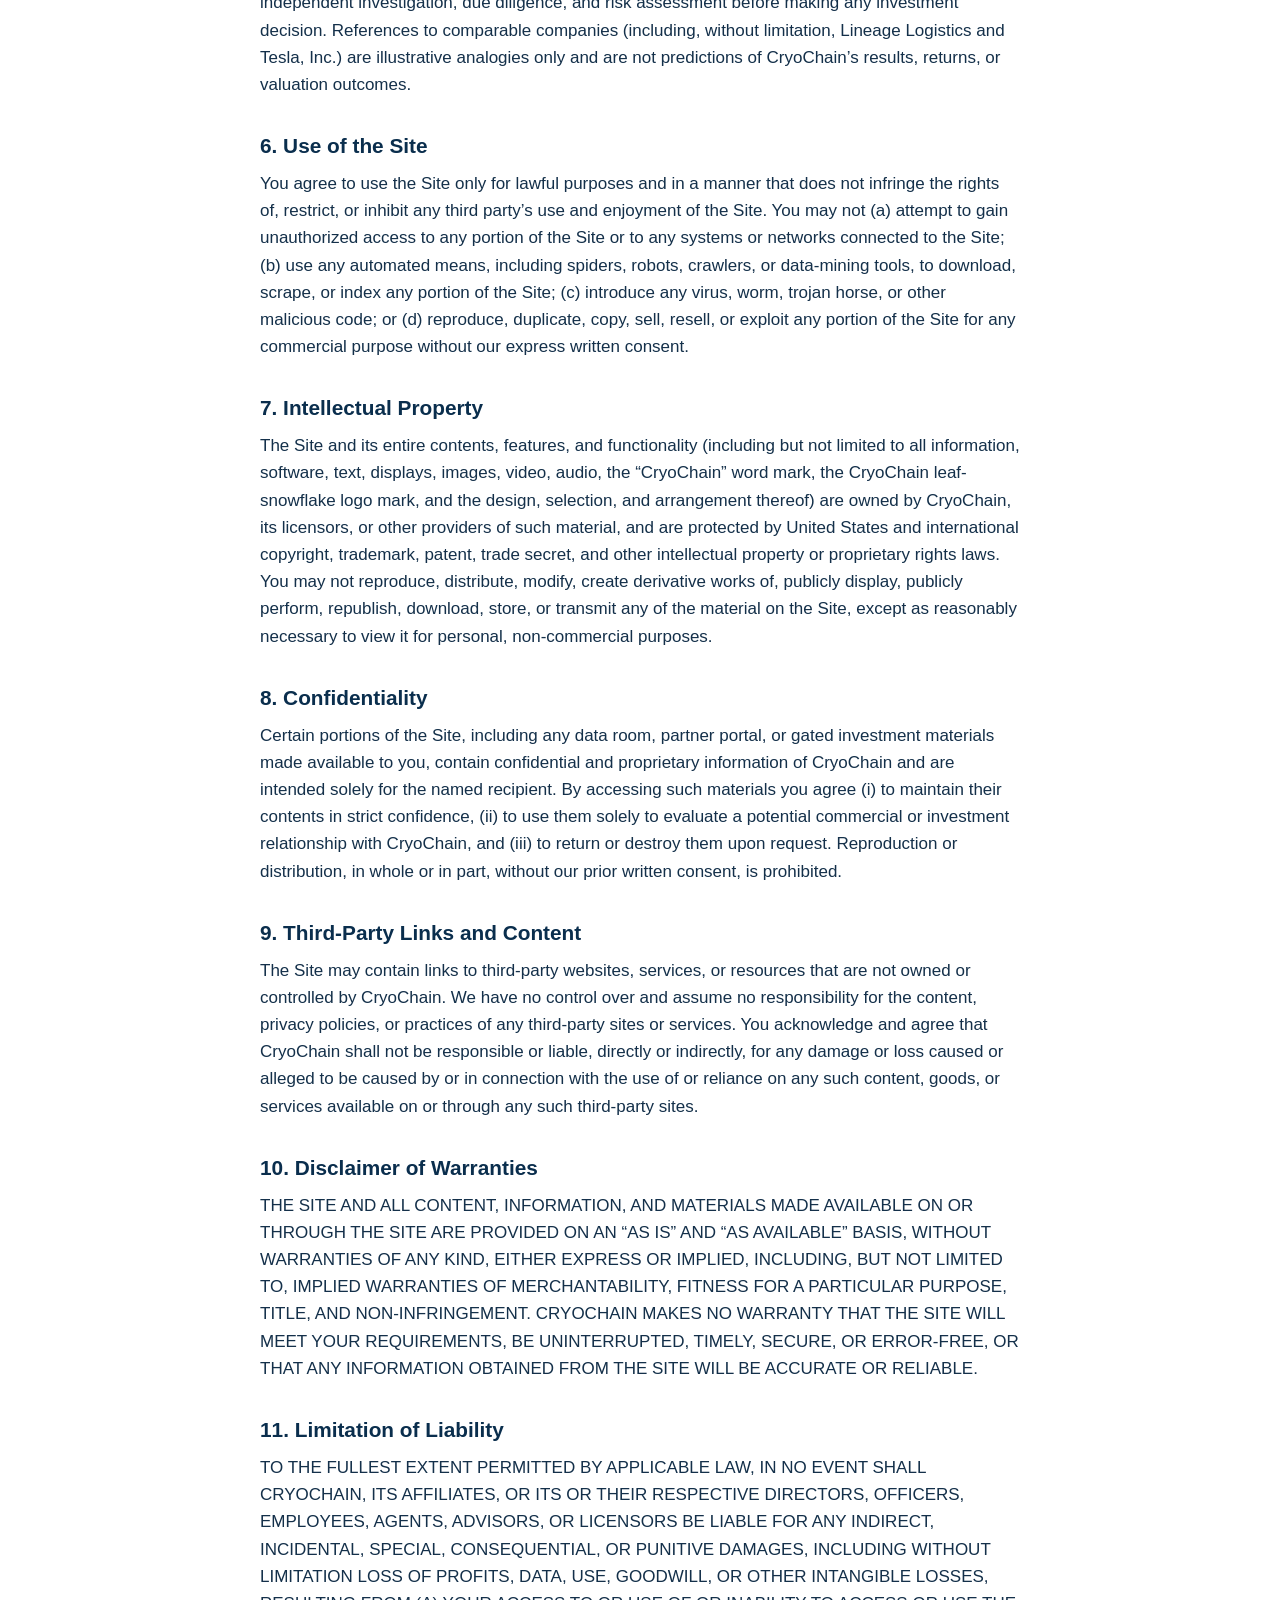
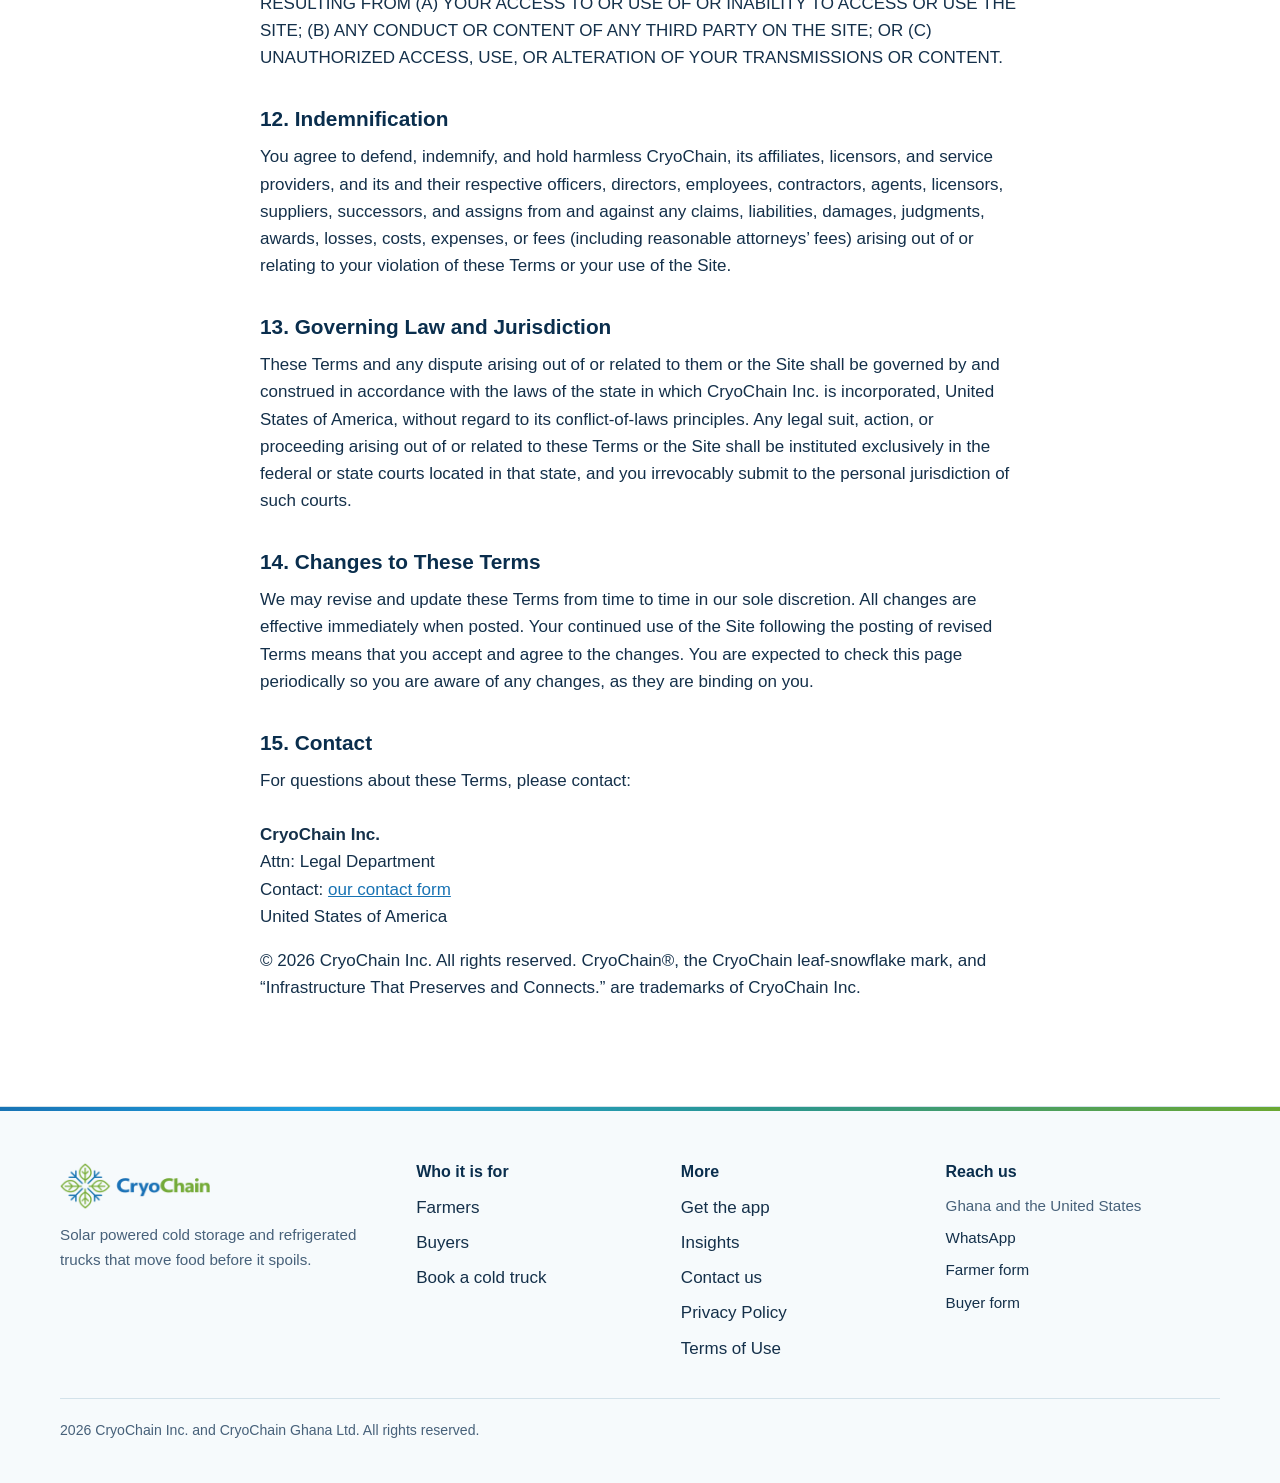
<file: terms.html>
<!doctype html><html lang="en"><head><meta charset="utf-8"><meta name="viewport" content="width=device-width, initial-scale=1"><title>Terms of Use | CryoChain</title><meta name="description" content="The terms that apply when you use the CryoChain website."><meta name="theme-color" content="#1873B4"><link rel="icon" type="image/png" sizes="32x32" href="assets/favicon-32.png"><link rel="icon" type="image/png" sizes="192x192" href="assets/favicon-192.png"><link rel="apple-touch-icon" href="assets/apple-touch-icon.png"><link rel="stylesheet" href="assets/site.css"></head><body><a class="skip" href="#main">Skip to content</a><header class="site-header"><div class="wrap bar"><a class="brand" href="index.html" aria-label="CryoChain home"><img src="assets/logo-horizontal.png" alt="CryoChain" width="144" height="44"></a><button class="menu-btn" aria-expanded="false" aria-controls="nav">Menu</button><nav class="nav" id="nav" aria-label="Main"><a href="farmers.html">For farmers</a><a href="buyers.html">For buyers</a><a href="logistics.html">Book a cold truck</a><a href="app.html">Get the app</a><a href="insights.html">Insights</a><a class="cta" href="contact.html">Contact us</a></nav></div></header><main id="main"><section class="hero contact"><div class="wrap" style="padding:64px 0 56px"><h1>Terms of Use</h1><p>Effective Date: May 14, 2026</p></div></section><section class="section"><div class="wrap legal-doc"><p>
Please read these Terms of Use (the “<strong>Terms</strong>”) carefully before
accessing, browsing, or otherwise using this website (the “<strong>Site</strong>”),
which is operated by <strong>CryoChain Inc.</strong>,
together with its affiliates and operating subsidiaries (collectively,
“<strong>CryoChain</strong>,” “<strong>we</strong>,” “<strong>us</strong>,” or
“<strong>our</strong>”). By accessing or using the Site, you acknowledge that you
have read, understood, and agree to be bound by these Terms.
</p>
<h2>1. Acceptance of Terms</h2>
<p>
Your access to and use of the Site is conditioned on your acceptance of and
compliance with these Terms. These Terms apply to all visitors, users, and others
who access or use the Site. If you do not agree with any part of these Terms,
you must not access or use the Site.
</p>
<h2 id="disclaimer">2. No Offer or Solicitation of Securities</h2>
<p>
The Site is provided for general informational and discussion purposes only.
Nothing on the Site constitutes, or shall be deemed to constitute, an offer to
sell or the solicitation of an offer to buy any securities of CryoChain Inc.,
CryoChain Ghana Ltd., or any affiliate. Any such offer or solicitation will
be made only by means of a confidential Note Purchase Agreement, Subscription
Agreement, and accompanying disclosure documents prepared in accordance with
applicable law, and only to qualified persons in jurisdictions where such offers
may lawfully be made.
</p>
<h2>3. Accredited Investors Only · Regulation D Rule 506(c)</h2>
<p>
Any securities referenced on the Site, if and when offered, will be offered and
sold only to “accredited investors” as defined in Rule 501(a) of Regulation D
under the U.S. Securities Act of 1933, as amended (the “<strong>Securities
Act</strong>”), in reliance on the exemption from registration provided by Rule
506(c) thereunder. Each prospective participant will be required to verify
accredited-investor status through reasonable steps prior to any sale.
Securities have not been registered under the Securities Act or the securities
laws of any state or non-U.S. jurisdiction and may not be offered, sold,
transferred, pledged, or hypothecated absent such registration or an applicable
exemption therefrom.
</p>
<h2>4. Forward-Looking Statements</h2>
<p>
Statements on the Site that are not historical facts, including projections,
target internal-rate-of-return figures, revenue trajectories, valuation pathways,
market sizes, compound annual growth rates, hub roll-out timelines, exit
pathways, and references to a “$1B+ valuation pathway by 2031”, constitute
forward-looking statements. These statements involve known and unknown risks,
uncertainties, and other factors that may cause actual results to differ
materially from those expressed or implied. You are cautioned not to place undue
reliance on these statements, which speak only as of the date hereof. CryoChain
undertakes no obligation to update or revise any forward-looking statement,
whether as a result of new information, future events, or otherwise.
</p>
<h2>5. Not Investment, Legal, Tax, or Accounting Advice</h2>
<p>
Nothing on the Site constitutes investment, legal, tax, or accounting advice or a
recommendation of any kind. You should consult your own independent professional
advisors and conduct your own independent investigation, due diligence, and risk
assessment before making any investment decision. References to comparable
companies (including, without limitation, Lineage Logistics and Tesla, Inc.) are
illustrative analogies only and are not predictions of CryoChain’s results,
returns, or valuation outcomes.
</p>
<h2>6. Use of the Site</h2>
<p>
You agree to use the Site only for lawful purposes and in a manner that does not
infringe the rights of, restrict, or inhibit any third party’s use and enjoyment
of the Site. You may not (a) attempt to gain unauthorized access to any portion
of the Site or to any systems or networks connected to the Site; (b) use any
automated means, including spiders, robots, crawlers, or data-mining tools, to
download, scrape, or index any portion of the Site; (c) introduce any virus,
worm, trojan horse, or other malicious code; or (d) reproduce, duplicate, copy,
sell, resell, or exploit any portion of the Site for any commercial purpose
without our express written consent.
</p>
<h2>7. Intellectual Property</h2>
<p>
The Site and its entire contents, features, and functionality (including but not
limited to all information, software, text, displays, images, video, audio, the
“CryoChain” word mark, the CryoChain leaf-snowflake logo mark, and the design,
selection, and arrangement thereof) are owned by CryoChain, its licensors, or
other providers of such material, and are protected by United States and
international copyright, trademark, patent, trade secret, and other intellectual
property or proprietary rights laws. You may not reproduce, distribute, modify,
create derivative works of, publicly display, publicly perform, republish,
download, store, or transmit any of the material on the Site, except as
reasonably necessary to view it for personal, non-commercial purposes.
</p>
<h2>8. Confidentiality</h2>
<p>
Certain portions of the Site, including any data room, partner portal, or
gated investment materials made available to you, contain confidential and
proprietary information of CryoChain and are intended solely for the named
recipient. By accessing such materials you agree (i) to maintain their contents
in strict confidence, (ii) to use them solely to evaluate a potential commercial
or investment relationship with CryoChain, and (iii) to return or destroy them
upon request. Reproduction or distribution, in whole or in part, without our
prior written consent, is prohibited.
</p>
<h2>9. Third-Party Links and Content</h2>
<p>
The Site may contain links to third-party websites, services, or resources that
are not owned or controlled by CryoChain. We have no control over and assume no
responsibility for the content, privacy policies, or practices of any third-party
sites or services. You acknowledge and agree that CryoChain shall not be
responsible or liable, directly or indirectly, for any damage or loss caused or
alleged to be caused by or in connection with the use of or reliance on any such
content, goods, or services available on or through any such third-party sites.
</p>
<h2>10. Disclaimer of Warranties</h2>
<p>
THE SITE AND ALL CONTENT, INFORMATION, AND MATERIALS MADE AVAILABLE ON OR THROUGH
THE SITE ARE PROVIDED ON AN “AS IS” AND “AS AVAILABLE” BASIS, WITHOUT WARRANTIES
OF ANY KIND, EITHER EXPRESS OR IMPLIED, INCLUDING, BUT NOT LIMITED TO, IMPLIED
WARRANTIES OF MERCHANTABILITY, FITNESS FOR A PARTICULAR PURPOSE, TITLE, AND
NON-INFRINGEMENT. CRYOCHAIN MAKES NO WARRANTY THAT THE SITE WILL MEET YOUR
REQUIREMENTS, BE UNINTERRUPTED, TIMELY, SECURE, OR ERROR-FREE, OR THAT ANY
INFORMATION OBTAINED FROM THE SITE WILL BE ACCURATE OR RELIABLE.
</p>
<h2>11. Limitation of Liability</h2>
<p>
TO THE FULLEST EXTENT PERMITTED BY APPLICABLE LAW, IN NO EVENT SHALL CRYOCHAIN,
ITS AFFILIATES, OR ITS OR THEIR RESPECTIVE DIRECTORS, OFFICERS, EMPLOYEES,
AGENTS, ADVISORS, OR LICENSORS BE LIABLE FOR ANY INDIRECT, INCIDENTAL, SPECIAL,
CONSEQUENTIAL, OR PUNITIVE DAMAGES, INCLUDING WITHOUT LIMITATION LOSS OF PROFITS,
DATA, USE, GOODWILL, OR OTHER INTANGIBLE LOSSES, RESULTING FROM (A) YOUR ACCESS
TO OR USE OF OR INABILITY TO ACCESS OR USE THE SITE; (B) ANY CONDUCT OR CONTENT
OF ANY THIRD PARTY ON THE SITE; OR (C) UNAUTHORIZED ACCESS, USE, OR ALTERATION OF
YOUR TRANSMISSIONS OR CONTENT.
</p>
<h2>12. Indemnification</h2>
<p>
You agree to defend, indemnify, and hold harmless CryoChain, its affiliates,
licensors, and service providers, and its and their respective officers,
directors, employees, contractors, agents, licensors, suppliers, successors, and
assigns from and against any claims, liabilities, damages, judgments, awards,
losses, costs, expenses, or fees (including reasonable attorneys’ fees) arising
out of or relating to your violation of these Terms or your use of the Site.
</p>
<h2>13. Governing Law and Jurisdiction</h2>
<p>
These Terms and any dispute arising out of or related to them or the Site shall
be governed by and construed in accordance with the laws of the state in which CryoChain Inc. is incorporated,
United States of America, without regard to its conflict-of-laws
principles. Any legal suit, action, or proceeding arising out of or related to
these Terms or the Site shall be instituted exclusively in the federal or state
courts located in that state, and you irrevocably submit to the
personal jurisdiction of such courts.
</p>
<h2>14. Changes to These Terms</h2>
<p>
We may revise and update these Terms from time to time in our sole discretion.
All changes are effective immediately when posted. Your continued use of the
Site following the posting of revised Terms means that you accept and agree to
the changes. You are expected to check this page periodically so you are aware
of any changes, as they are binding on you.
</p>
<h2>15. Contact</h2>
<p>
For questions about these Terms, please contact:
<br /><br />
<strong>CryoChain Inc.</strong><br />
Attn: Legal Department<br />
Contact: <a href="contact.html#contact-form">our contact form</a><br />
United States of America
</p>
<p>
© 2026 CryoChain Inc. All rights reserved. CryoChain®, the CryoChain leaf-snowflake
mark, and “Infrastructure That Preserves and Connects.” are trademarks of CryoChain Inc.
</p></div></section></main><footer class="site-footer"><div class="wrap"><div class="fgrid"><div><img src="assets/logo-horizontal.png" alt="CryoChain"><p>Solar powered cold storage and refrigerated trucks that move food before it spoils.</p></div><div><h3>Who it is for</h3><ul><li><a href="farmers.html">Farmers</a></li><li><a href="buyers.html">Buyers</a></li><li><a href="logistics.html">Book a cold truck</a></li></ul></div><div><h3>More</h3><ul><li><a href="app.html">Get the app</a></li><li><a href="insights.html">Insights</a></li><li><a href="contact.html">Contact us</a></li><li><a href="privacy.html">Privacy Policy</a></li><li><a href="terms.html">Terms of Use</a></li></ul></div><div><h3>Reach us</h3><p>Ghana and the United States</p><p><a data-wa="Hello CryoChain" href="#">WhatsApp</a></p><p><a href="farmers.html#farmers-join">Farmer form</a></p><p><a href="buyers.html#buyers-access">Buyer form</a></p></div></div><p class="legal">2026 CryoChain Inc. and CryoChain Ghana Ltd. All rights reserved.</p></div></footer><script src="assets/site.js"></script></body></html>
</file>
<file: assets/site.css>
:root{
  --navy:#0A2E4D; --ink:#14304A; --muted:#47617A;
  --blue:#1873B4; --ice:#1FA0E0; --teal:#2A9690; --leaf:#6BA832;
  --mist:#EDF5F9; --frost:#F6FAFC; --line:#D3E2EA;
  --blend:linear-gradient(100deg,#1873B4 0%,#1FA0E0 24%,#2A9690 60%,#6BA832 100%);
  --hero-home:linear-gradient(118deg,#0A3560 0%,#1873B4 44%,#2A9690 76%,#6BA832 100%);
}
*{box-sizing:border-box}
html{scroll-behavior:smooth;scroll-padding-top:96px}
body{margin:0;font-family:Arial,"Helvetica Neue",Helvetica,sans-serif;font-size:1.0625rem;line-height:1.6;color:var(--ink);background:#fff}
img{max-width:100%;height:auto}
a{color:var(--blue)}
h1,h2,h3{color:var(--navy);line-height:1.15;margin:0}
p{margin:0 0 1em}
.wrap{width:min(1160px,100% - 40px);margin-inline:auto}
.skip{position:absolute;left:-999px;top:8px;background:#fff;color:var(--navy);padding:10px 16px;border-radius:8px;z-index:100;font-weight:700}
.skip:focus{left:12px}
:focus-visible{outline:3px solid var(--ice);outline-offset:3px}
.hero :focus-visible,.band :focus-visible{outline-color:#fff}

/* header */
.site-header{position:sticky;top:0;z-index:50;background:rgba(255,255,255,.97);backdrop-filter:blur(8px);border-bottom:1px solid var(--line)}
.site-header::after{content:"";display:block;height:3px;background:var(--blend)}
.bar{display:flex;align-items:center;justify-content:space-between;gap:20px;min-height:72px}
.brand img{height:44px;width:auto;display:block}
.nav{display:flex;align-items:center;gap:4px}
.nav a{padding:10px 14px;border-radius:10px;color:var(--navy);text-decoration:none;font-weight:700;font-size:.95rem}
.nav a:hover{background:var(--mist)}
.nav a[aria-current=page]{box-shadow:inset 0 -3px 0 var(--ice)}
.nav a.cta{background:var(--blue);color:#fff;margin-left:8px;box-shadow:none}
.nav a.cta:hover{background:#125f94}
.menu-btn{display:none;min-height:44px;padding:8px 16px;border-radius:10px;border:2px solid var(--blue);background:#fff;color:var(--blue);font:700 .95rem Arial,sans-serif;cursor:pointer}
@media(max-width:900px){
  .menu-btn{display:inline-flex;align-items:center}
  .nav{display:none;position:absolute;left:0;right:0;top:100%;background:#fff;flex-direction:column;align-items:stretch;padding:12px 20px 20px;border-bottom:1px solid var(--line);box-shadow:0 14px 24px rgba(10,46,77,.12)}
  .nav.open{display:flex}
  .nav a{padding:14px}
  .nav a.cta{margin:8px 0 0;text-align:center}
}

/* buttons */
.btn{display:inline-flex;align-items:center;justify-content:center;gap:8px;min-height:50px;padding:12px 24px;border-radius:12px;font:700 1rem/1.2 Arial,sans-serif;text-decoration:none;border:2px solid transparent;cursor:pointer;transition:background .15s,color .15s}
.btn-primary{background:var(--blue);color:#fff}
.btn-primary:hover{background:#125f94}
.btn-leaf{background:var(--leaf);color:var(--navy)}
.btn-leaf:hover{background:#7DBD3E}
.btn-ghost{border-color:var(--blue);color:var(--blue);background:transparent}
.btn-ghost:hover{background:var(--mist)}
.btn-white{background:#fff;color:var(--navy)}
.btn-white:hover{background:var(--mist)}
.btn-outline-white{border-color:#fff;color:#fff;background:transparent}
.btn-outline-white:hover{background:rgba(255,255,255,.14)}
.btn-row{display:flex;flex-wrap:wrap;gap:12px;margin-top:28px}

/* hero */
.hero{position:relative;color:#fff;background:var(--hero,var(--hero-home));isolation:isolate;overflow:clip}
.hero::before{content:"";position:absolute;inset:0;z-index:-1;background:linear-gradient(90deg,rgba(4,26,48,.62) 0%,rgba(4,26,48,.28) 46%,rgba(4,26,48,0) 72%)}
.hero-grid{display:grid;grid-template-columns:1.1fr .9fr;gap:56px;align-items:center;padding:72px 0 72px}
.hero.home .hero-grid{padding-bottom:150px}
.hero h1{color:#fff;font-size:clamp(2.2rem,4.6vw,3.7rem);letter-spacing:-.025em;line-height:1.06;margin-bottom:20px;max-width:19ch}
.hero p{color:rgba(255,255,255,.94);font-size:1.15rem;max-width:56ch}
.hero .fine{font-size:.95rem;color:rgba(255,255,255,.88);margin-top:22px;margin-bottom:0}
.hero.farmers{--hero:linear-gradient(118deg,#0E5A78 0%,#1B8A86 52%,#6BA832 100%)}
.hero.buyers{--hero:linear-gradient(118deg,#0A3560 0%,#1873B4 52%,#1FA0E0 78%,#2A9690 100%)}
.hero.logistics{--hero:linear-gradient(118deg,#08284A 0%,#1873B4 58%,#2A9690 100%)}
.hero.app,.hero.contact{--hero:var(--hero-home)}

/* sections */
.section{padding:88px 0}
.section.alt{background:var(--mist)}
.section.tight{padding:64px 0}
.head{max-width:66ch;margin-bottom:44px}
.head h2{font-size:clamp(1.7rem,3.2vw,2.5rem);letter-spacing:-.015em;margin-bottom:14px}
.head p{color:var(--muted);font-size:1.1rem;margin:0}
.lead{font-size:1.15rem;color:var(--muted)}
.two{display:grid;grid-template-columns:1fr 1fr;gap:56px;align-items:center}
.two.top{align-items:start}
@media(max-width:900px){.hero-grid,.two{grid-template-columns:1fr;gap:36px}.hero-grid{padding:48px 0 48px}.hero.home .hero-grid{padding-bottom:128px}.section{padding:64px 0}}

/* three doors */
.doors{display:grid;grid-template-columns:repeat(3,1fr);gap:20px;margin-top:-96px;position:relative;z-index:2}
.door{position:relative;overflow:hidden;background:#fff;border-radius:18px;padding:34px 28px 28px;box-shadow:0 18px 40px rgba(10,46,77,.16)}
.door::before{content:"";position:absolute;inset:0 0 auto 0;height:7px;background:var(--bar)}
.door:nth-child(1){--bar:linear-gradient(90deg,#6BA832,#2A9690)}
.door:nth-child(2){--bar:linear-gradient(90deg,#2A9690,#1FA0E0)}
.door:nth-child(3){--bar:linear-gradient(90deg,#1FA0E0,#1873B4)}
.door h2{font-size:1.6rem;margin-bottom:10px}
.door p{color:var(--muted);margin-bottom:16px}
.door a.stretch{font-weight:700;color:var(--blue);text-decoration:underline;text-underline-offset:4px}
.door a.stretch::after{content:"";position:absolute;inset:0}
.door:hover{box-shadow:0 22px 46px rgba(10,46,77,.22)}
@media(max-width:900px){.doors{grid-template-columns:1fr;margin-top:-84px}}

/* comparison bars */
.bars{display:grid;gap:22px}
.bar-row .lbl{display:flex;justify-content:space-between;gap:12px;font-weight:700;color:var(--navy);margin-bottom:8px;flex-wrap:wrap}
.bar-row .lbl span:last-child{color:var(--muted);font-weight:400}
.track{height:22px;border-radius:999px;background:#fff;border:1px solid var(--line);overflow:hidden}
.fill{height:100%;border-radius:999px;background:var(--blend)}
.fill.usual{background:repeating-linear-gradient(135deg,#9FB8C9 0 10px,#C5D6E1 10px 20px)}
.fact{margin-top:28px;padding-left:18px;position:relative;color:var(--ink)}
.fact::before{content:"";position:absolute;left:0;top:4px;bottom:4px;width:5px;border-radius:5px;background:linear-gradient(#6BA832,#1873B4)}

/* route */
.route{list-style:none;margin:0;padding:0;display:grid;position:relative;counter-reset:step}
.route li{position:relative;counter-increment:step}
.route li h3{font-size:1.15rem;margin-bottom:6px}
.route li p{color:var(--muted);font-size:1rem;margin:0}
.route li::before{content:counter(step);position:absolute;display:grid;place-items:center;width:34px;height:34px;border-radius:50%;background:var(--c,#1873B4);color:#fff;font-weight:700;font-size:.95rem;border:3px solid #fff;box-shadow:0 0 0 1px var(--line)}
.route li:nth-child(1){--c:#4F8E1E}
.route li:nth-child(2){--c:#2F8A55}
.route li:nth-child(3){--c:#238A82}
.route li:nth-child(4){--c:#1B7FA8}
.route li:nth-child(5){--c:#1873B4}
.route li:nth-child(6){--c:#155F96}
.route.h.six{grid-template-columns:repeat(6,1fr);gap:16px}
.route.h{grid-template-columns:repeat(5,1fr);gap:20px}
.route.h.four{grid-template-columns:repeat(4,1fr)}
.route.h::before{content:"";position:absolute;left:17px;right:17px;top:15px;height:4px;border-radius:4px;background:linear-gradient(90deg,#6BA832,#2A9690,#1FA0E0,#1873B4);transition:clip-path 1.4s ease}
.route.h li{padding-top:52px;padding-right:6px}
.route.h li::before{top:0;left:0}
.route.pre::before{clip-path:inset(0 100% 0 0)}
.route.in::before{clip-path:inset(0 0 0 0)}
@media(max-width:900px){
  .route.h,.route.h.four,.route.h.six{grid-template-columns:1fr;gap:26px}
  .route.h::before{left:15px;right:auto;top:17px;bottom:17px;width:4px;height:auto;background:linear-gradient(#6BA832,#2A9690,#1FA0E0,#1873B4)}
  .route.pre::before{clip-path:inset(0 0 100% 0)}
  .route.h li{padding:0 0 0 54px}
}
.route.v{gap:26px}
.route.v::before{content:"";position:absolute;left:15px;top:17px;bottom:17px;width:4px;border-radius:4px;background:linear-gradient(#6BA832,#2A9690,#1FA0E0,#1873B4)}
.route.v li{padding-left:54px}
.route.v li::before{left:0;top:0}

/* feature rows */
.feats{display:grid;grid-template-columns:repeat(2,1fr);gap:34px 48px}
.feats.three{grid-template-columns:repeat(3,1fr)}
.feat{position:relative;padding-left:20px}
.feat::before{content:"";position:absolute;left:0;top:3px;bottom:3px;width:4px;border-radius:4px;background:linear-gradient(#6BA832,#1873B4)}
.feat h3{font-size:1.2rem;margin-bottom:6px}
.feat p{color:var(--muted);margin:0}
@media(max-width:900px){.feats,.feats.three{grid-template-columns:1fr}}

/* chips */
.chips{display:flex;flex-wrap:wrap;gap:10px;margin:0;padding:0;list-style:none}
.chips li{display:inline-flex;align-items:center;gap:10px;padding:10px 18px;border:1px solid var(--line);background:#fff;border-radius:999px;font-weight:700;color:var(--navy)}
.chips li::before{content:"";width:10px;height:10px;border-radius:50%;background:var(--blend)}

/* proof list */
.proof{display:grid;gap:0;margin:0;border-top:1px solid var(--line)}
.proof div{display:grid;grid-template-columns:minmax(200px,.8fr) 1.4fr;gap:24px;padding:20px 0;border-bottom:1px solid var(--line)}
.proof dt{font-weight:700;color:var(--navy)}
.proof dd{margin:0;color:var(--muted)}
@media(max-width:700px){.proof div{grid-template-columns:1fr;gap:4px}}

/* app band */
.appband{background:linear-gradient(120deg,#E3F0F9 0%,#E6F4F0 55%,#EEF6E1 100%)}
.stores{display:flex;flex-wrap:wrap;gap:12px;margin:24px 0 8px}
.store{display:inline-flex;align-items:center;gap:12px;background:var(--navy);color:#fff;text-decoration:none;border-radius:14px;padding:10px 20px 10px 16px;min-height:58px;border:2px solid var(--navy)}
.store:hover{background:#0F4270}
.store svg{width:26px;height:26px;flex:none}
.store small{display:block;font-size:.72rem;line-height:1.1;opacity:.85}
.store strong{display:block;font-size:1.15rem;line-height:1.2}
.store em{display:none;font-style:normal;font-size:.72rem;color:#BFE6A0;line-height:1.1}
.store.soon em{display:block}
.note{font-size:.95rem;color:var(--muted)}

/* image placeholders: desktop ratio, phone ratio, prompt inside */
.ph{margin:0}
.ph-box{position:relative;overflow:hidden;aspect-ratio:var(--ratio,16/10);border-radius:18px;border:2px dashed #8FB4CC;background:repeating-linear-gradient(135deg,rgba(24,115,180,.07) 0 14px,rgba(107,168,50,.08) 14px 28px),#F2F8FB;color:var(--muted)}
@media(max-width:700px){.ph-box{aspect-ratio:var(--mratio,var(--ratio))}}
.ph-box img{position:absolute;inset:0;width:100%;height:100%;object-fit:cover;object-position:var(--focus,50% 50%);z-index:1}
.ph-ui{position:absolute;inset:0;display:flex;flex-direction:column;gap:8px;padding:12px}
.ph-top{display:flex;align-items:center;gap:10px;min-width:0}
.ph-top svg{width:26px;height:26px;flex:none;stroke:currentColor}
.ph-top strong{display:block;color:var(--navy);font-size:.85rem;line-height:1.2}
.ph-top small{display:block;font-size:.72rem;line-height:1.3;overflow:hidden;text-overflow:ellipsis;white-space:nowrap}
.ph-prompt{flex:0 1 auto;margin-top:auto;min-height:0;max-height:9.5em;overflow:auto;font-size:.74rem;line-height:1.45;color:var(--ink);background:rgba(255,255,255,.78);border-radius:10px;padding:8px 10px;user-select:all;-webkit-user-select:all}
.ph-copy{align-self:flex-start;border:0;border-radius:8px;background:var(--navy);color:#fff;font:700 .78rem Arial,sans-serif;padding:7px 12px;cursor:pointer;min-height:32px}
.ph-copy:hover{background:var(--blue)}
.ph-copy.done{background:#3E7F1B}
.ph.has-img .ph-box{border:0}
.ph.has-img .ph-ui{display:none}
.ph.dark .ph-box{background:rgba(255,255,255,.12);border-color:rgba(255,255,255,.6);color:rgba(255,255,255,.92)}
.ph.dark .ph-top strong{color:#fff}
.ph.dark .ph-prompt{background:rgba(4,26,48,.45);color:#fff}
.ph.dark .ph-copy{background:#fff;color:var(--navy)}
.ph.phone{max-width:290px;margin-inline:auto}
.ph.phone .ph-box{border-radius:34px}
.ph.phone .ph-ui{padding:22px 16px}
.ph.banner{margin-top:44px}

/* image cards: who books a cold truck */
.cases{display:grid;grid-template-columns:repeat(3,1fr);gap:24px}
.cases.four{grid-template-columns:repeat(4,1fr)}
.case{background:#fff;border:1px solid var(--line);border-radius:18px;overflow:hidden;display:flex;flex-direction:column}
.case .ph-box{border-radius:0;border-width:0 0 2px 0}
.case .cb{padding:18px 20px 22px}
.case h3{font-size:1.15rem;margin-bottom:6px}
.case p{color:var(--muted);font-size:.97rem;margin:0}
.case .pain{color:var(--navy);font-weight:700;margin-bottom:4px}
.alt .case{border-color:#D6E6EE}
@media(max-width:1100px){.cases.four{grid-template-columns:repeat(2,1fr)}}
@media(max-width:900px){.cases{grid-template-columns:repeat(2,1fr)}}
@media(max-width:600px){.cases,.cases.four{grid-template-columns:1fr}}

/* booking options */
.opts{display:grid;grid-template-columns:repeat(3,1fr);gap:24px}
.opt{background:#fff;border:1px solid var(--line);border-radius:18px;overflow:hidden}
.opt .ph-box{border-radius:0;border-width:0 0 2px 0}
.opt .cb{padding:20px 22px 24px}
.opt h3{font-size:1.3rem;margin-bottom:6px}
.opt p{color:var(--muted);margin:0}
@media(max-width:900px){.opts{grid-template-columns:1fr}}
.three-col{display:grid;grid-template-columns:repeat(3,1fr);gap:40px}
@media(max-width:900px){.three-col{grid-template-columns:1fr;gap:28px}}

.todo{background:#FFF3C4;border-radius:4px;padding:0 5px;color:#5A4500}

/* reach strip */
.reach{display:flex;flex-wrap:wrap;align-items:center;justify-content:space-between;gap:20px 32px;padding:28px 32px;border-radius:18px;background:#fff;border:1px solid var(--line);box-shadow:0 10px 26px rgba(10,46,77,.08)}
.reach h3{font-size:1.3rem;margin-bottom:4px}
.reach p{margin:0;color:var(--muted)}
.reach .btn-row{margin:0}

/* faq */
.faq{display:grid;gap:12px;max-width:820px}
.faq details{background:#fff;border:1px solid var(--line);border-radius:14px;padding:0}
.faq summary{cursor:pointer;list-style:none;padding:18px 22px;font-weight:700;color:var(--navy);display:flex;justify-content:space-between;gap:16px}
.faq summary::-webkit-details-marker{display:none}
.faq summary::after{content:"+";font-size:1.4rem;line-height:1;color:var(--blue)}
.faq details[open] summary::after{content:"\2212"}
.faq details p{padding:0 22px 20px;margin:0;color:var(--muted)}

/* forms */
.formwrap{background:#fff;border:1px solid var(--line);border-radius:20px;padding:36px;box-shadow:0 14px 34px rgba(10,46,77,.09);position:relative;overflow:hidden}
.formwrap::before{content:"";position:absolute;inset:0 0 auto 0;height:6px;background:var(--blend)}
.formwrap h2{font-size:1.7rem;margin-bottom:8px}
.formwrap>p{color:var(--muted)}
.form{display:grid;grid-template-columns:1fr 1fr;gap:18px 20px;margin-top:22px}
.form .full{grid-column:1/-1}
.form label,.form legend{display:block;font-weight:700;color:var(--navy);font-size:.95rem;margin-bottom:6px;padding:0}
.form input[type=text],.form input[type=tel],.form input[type=email],.form select,.form textarea{width:100%;min-height:50px;padding:12px 14px;border:1.5px solid #8EA9BC;border-radius:10px;font:1rem Arial,sans-serif;color:var(--ink);background:#fff}
.form textarea{min-height:110px;resize:vertical}
.form input:focus,.form select:focus,.form textarea:focus{outline:3px solid var(--ice);outline-offset:1px;border-color:var(--blue)}
.form fieldset{border:0;margin:0;padding:0}
.checks{display:flex;flex-wrap:wrap;gap:10px}
.checks label{display:inline-flex;align-items:center;gap:8px;font-weight:400;color:var(--ink);padding:9px 14px;border:1.5px solid #8EA9BC;border-radius:999px;cursor:pointer;margin:0;font-size:.95rem}
.checks input{width:18px;height:18px;accent-color:var(--blue)}
.checks label:has(input:checked){background:#E3F0F9;border-color:var(--blue);font-weight:700;color:var(--navy)}
.req{color:#B3361B}
.form-note{margin:14px 0 0;font-size:.95rem;color:var(--muted)}
.form-status{margin-top:16px;padding:14px 16px;border-radius:12px;background:#E9F5DC;color:#27470B;display:none;font-weight:700}
.form-status.show{display:block}
.form-status.err{background:#FDE9E4;color:#7A2310}
@media(max-width:700px){.form{grid-template-columns:1fr}.formwrap{padding:24px 20px}}

/* contact card */
.methods{display:grid;gap:16px}
.method{padding:20px 22px;border:1px solid var(--line);border-radius:16px;background:#fff}
.method h3{font-size:1.1rem;margin-bottom:4px}
.method p{margin:0 0 12px;color:var(--muted)}
.method .btn{min-height:44px;padding:8px 18px}

/* store steps */
.steps{margin:0;padding:0 0 0 22px;display:grid;gap:12px}
.steps li::marker{font-weight:700;color:var(--blue)}
.panel{background:#fff;border:1px solid var(--line);border-radius:20px;padding:32px}
.panel h3{font-size:1.4rem;margin-bottom:16px}
.qr{width:150px;height:150px;border:2px dashed #8FB4CC;border-radius:14px;display:grid;place-items:center;text-align:center;font-size:.8rem;color:var(--muted);padding:10px;margin-top:22px;background:var(--frost)}
.ticks{list-style:none;margin:0;padding:0;display:grid;gap:10px}
.ticks li{position:relative;padding-left:28px}
.ticks li::before{content:"";position:absolute;left:0;top:.45em;width:14px;height:14px;border-radius:50%;background:var(--blend)}

/* closing band */
.band{background:var(--hero-home);color:#fff;position:relative;isolation:isolate}
.band::before{content:"";position:absolute;inset:0;z-index:-1;background:linear-gradient(90deg,rgba(4,26,48,.55),rgba(4,26,48,0) 70%)}
.band h2{color:#fff;font-size:clamp(1.8rem,3.4vw,2.6rem);margin-bottom:12px;max-width:22ch}
.band p{color:rgba(255,255,255,.94);max-width:56ch;font-size:1.1rem}

/* footer */
.site-footer{background:var(--frost);border-top:1px solid var(--line);position:relative;padding:56px 0 28px}
.site-footer::before{content:"";position:absolute;inset:0 0 auto 0;height:4px;background:var(--blend)}
.fgrid{display:grid;grid-template-columns:1.4fr 1fr 1fr 1.2fr;gap:36px}
.fgrid img{height:46px;width:auto;display:block;margin-bottom:14px}
.fgrid h3{font-size:1rem;margin-bottom:12px}
.fgrid ul{list-style:none;margin:0;padding:0;display:grid;gap:8px}
.fgrid a{color:var(--ink);text-decoration:none}
.fgrid a:hover{color:var(--blue);text-decoration:underline}
.fgrid p{color:var(--muted);font-size:.95rem;margin:0 0 8px}
.legal{margin-top:36px;padding-top:20px;border-top:1px solid var(--line);font-size:.88rem;color:var(--muted)}
@media(max-width:900px){.fgrid{grid-template-columns:1fr 1fr}}
@media(max-width:560px){.fgrid{grid-template-columns:1fr}}

/* real photos */
.photo{margin:0}
.photo img{display:block;width:100%;aspect-ratio:var(--ratio,4/5);object-fit:cover;border-radius:18px;box-shadow:0 16px 36px rgba(10,46,77,.14)}
.photo.narrow{max-width:400px}
.photo figcaption{margin-top:10px;font-size:.85rem;color:var(--muted)}
.split-img{display:grid;grid-template-columns:minmax(260px,400px) 1fr;gap:56px;align-items:center}
@media(max-width:900px){.split-img{grid-template-columns:1fr;gap:32px}.photo.narrow{max-width:360px}}

/* founders */
.founders{display:grid;grid-template-columns:repeat(3,1fr);gap:24px}
.founder{background:#fff;border:1px solid var(--line);border-radius:20px;overflow:hidden;display:flex;flex-direction:column}
.founder img{display:block;width:100%;aspect-ratio:1/1;object-fit:cover;object-position:center top;background:#fff;border-bottom:4px solid transparent;border-image:var(--blend) 1}
.founder .fb{padding:24px 24px 26px;display:flex;flex-direction:column;flex:1}
.founder h3{font-size:1.4rem;margin-bottom:4px}
.founder .role{color:var(--blue);font-weight:700;font-size:.95rem;margin-bottom:14px}
.founder p{color:var(--muted);font-size:.98rem}
.founder .li{margin-top:auto;align-self:flex-start;display:inline-flex;align-items:center;gap:8px;padding:9px 16px;border:1.5px solid var(--line);border-radius:999px;color:var(--navy);text-decoration:none;font-weight:700;font-size:.9rem}
.founder .li:hover{border-color:var(--blue);color:var(--blue)}
.founder .li svg{width:16px;height:16px}
@media(max-width:960px){.founders{grid-template-columns:1fr;max-width:560px}}

/* partners */
.partners{display:grid;grid-template-columns:1.2fr 1fr;gap:48px;align-items:center;padding:40px;border-radius:22px;background:#fff;border:1px solid var(--line);position:relative;overflow:hidden}
.partners::before{content:"";position:absolute;inset:0 auto 0 0;width:8px;background:linear-gradient(#6BA832,#1FA0E0,#1873B4)}
.partners h2{font-size:clamp(1.6rem,2.8vw,2.2rem);margin-bottom:12px}
.partners p{color:var(--muted)}
.partners .small{font-size:.85rem;margin:14px 0 0}
@media(max-width:900px){.partners{grid-template-columns:1fr;padding:32px 26px 32px 32px;gap:20px}}

/* legal */
.legal-doc{max-width:760px}
.legal-doc h2{font-size:1.3rem;margin:36px 0 12px}
.legal-doc p{color:var(--ink)}
.legal-doc a{word-break:break-word}

/* single file preview router */
.page{display:none}
.page.active{display:block}

@media(prefers-reduced-motion:reduce){
  html{scroll-behavior:auto}
  *{transition:none!important;animation:none!important}
}
[hidden]{display:none!important}
.ph-ui{z-index:2}
.ph.phone .ph-prompt,.case .ph-prompt,.opt .ph-prompt,.door .ph-prompt{max-height:none}
.case .typical{margin-top:10px;padding-top:10px;border-top:1px solid var(--line);font-size:.92rem;color:var(--ink)}
/* customer stories */
.story{display:grid;grid-template-columns:1fr 1fr;gap:56px;align-items:center}
.story + .story{margin-top:80px}
.story.flip > .ph{order:2}
.story .tag{display:inline-block;padding:6px 14px;border-radius:999px;background:#E3F0F9;color:var(--blue);font-weight:700;font-size:.9rem;margin-bottom:14px}
.story.s1 .tag{background:#EAF4DD;color:#3E6B17}
.story.s2 .tag{background:#E0F2F0;color:#1D6E68}
.story h3{font-size:clamp(1.5rem,2.6vw,2rem);margin-bottom:14px}
.story .before{color:var(--muted);font-size:1.08rem;margin-bottom:18px}
.story .with{font-weight:700;color:var(--navy);margin-bottom:10px}
.story .ticks{margin-bottom:24px}
@media(max-width:900px){.story{grid-template-columns:1fr;gap:28px}.story.flip > .ph{order:0}.story + .story{margin-top:56px}}
.spec{margin:0;border-top:1px solid var(--line)}
.spec div{display:grid;grid-template-columns:minmax(180px,.6fr) 1.4fr;gap:24px;padding:16px 0;border-bottom:1px solid var(--line)}
.spec dt{font-weight:700;color:var(--navy)}
.spec dd{margin:0;color:var(--muted)}
@media(max-width:700px){.spec div{grid-template-columns:1fr;gap:4px}}
.opt .good{margin-top:12px;font-size:.95rem;color:var(--ink)}
.ph{width:100%}
.ph-label{flex:none;display:inline-grid;place-items:center;min-width:46px;height:34px;padding:0 8px;border-radius:8px;background:var(--leaf);color:var(--navy);font-weight:800;font-size:1rem;letter-spacing:.02em}
.ph.dark .ph-label{background:#fff;color:var(--navy)}
/* food category tiles */
.foods{display:grid;grid-template-columns:repeat(3,1fr);gap:24px}
.food{background:#fff;border:1px solid var(--line);border-radius:18px;overflow:hidden}
.food .ph-box{border-radius:0;border-width:0 0 2px 0}
.food h3{font-size:1.15rem;margin:16px 18px 4px}
.food p{color:var(--muted);font-size:.95rem;margin:0 18px 18px}
.food .ph-prompt{max-height:none}

@media(max-width:700px){.foods{grid-template-columns:repeat(2,1fr);gap:14px}.food h3{font-size:1.05rem;margin:12px 14px 2px}.food p{font-size:.88rem;margin:0 14px 14px}}
/* insights */
img.cover{display:block;width:100%;object-fit:cover;background:var(--mist)}
.feature{display:grid;grid-template-columns:1.15fr 1fr;gap:0;background:#fff;border:1px solid var(--line);border-radius:22px;overflow:hidden;text-decoration:none;color:inherit;box-shadow:0 18px 40px rgba(10,46,77,.10)}
.feature:hover{box-shadow:0 22px 46px rgba(10,46,77,.16)}
.feature-img img{height:100%}
.feature-body{padding:40px 40px 36px;display:flex;flex-direction:column;align-items:flex-start;gap:10px}
.feature-body h2{font-size:clamp(1.6rem,2.8vw,2.3rem);letter-spacing:-.015em}
.feature-body p{color:var(--muted);margin:0}
.feature-body .btn{margin-top:auto}
.kicker{font-weight:700;color:var(--navy);font-size:.9rem}
.cat{display:inline-block;padding:4px 12px;border-radius:999px;font-weight:700;font-size:.82rem;background:#E3F0F9;color:#145C92}
.cat-farmers{background:#EAF4DD;color:#3E6B17}
.cat-loss{background:#FBEBDD;color:#8A4310}
.cat-trucks{background:#E0F2F0;color:#1D6E68}
.cat-news{background:#ECE9F7;color:#4A3D8F}
.meta{font-size:.9rem;color:var(--muted)}
@media(max-width:900px){.feature{grid-template-columns:1fr}.feature-body{padding:26px 24px 28px}}
.list-head{display:flex;flex-wrap:wrap;justify-content:space-between;align-items:flex-end;gap:20px;margin-bottom:32px}
.filters{display:flex;flex-wrap:wrap;gap:8px}
.filter{border:1.5px solid #8EA9BC;background:#fff;color:var(--navy);border-radius:999px;padding:8px 16px;font:700 .9rem Arial,sans-serif;cursor:pointer;min-height:40px}
.filter:hover{border-color:var(--blue)}
.filter.on{background:var(--blue);border-color:var(--blue);color:#fff}
.posts{display:grid;grid-template-columns:repeat(3,1fr);gap:24px}
.post{background:#fff;border:1px solid var(--line);border-radius:18px;overflow:hidden;display:flex;flex-direction:column}
.post-img{position:relative}
.post .soon{position:absolute;left:12px;top:12px;background:rgba(10,46,77,.85);color:#fff;font-weight:700;font-size:.78rem;padding:5px 10px;border-radius:8px}
.post .pb{padding:18px 20px 22px;display:flex;flex-direction:column;gap:8px;align-items:flex-start}
.post h3{font-size:1.15rem}
.post p{color:var(--muted);font-size:.95rem;margin:0}
.post .meta{font-size:.85rem;margin-top:4px}
.none{color:var(--muted);margin-top:20px}
@media(max-width:1000px){.posts{grid-template-columns:repeat(2,1fr)}}
@media(max-width:620px){.posts{grid-template-columns:1fr}}
/* article */
.article-head{max-width:720px;padding:56px 0 28px;display:flex;flex-direction:column;align-items:flex-start;gap:14px}
.article-head h1{font-size:clamp(2rem,4.2vw,3.1rem);letter-spacing:-.02em;line-height:1.1}
.article-lead{font-size:1.2rem;color:var(--muted);margin:0}
.back{font-weight:700;text-decoration:none}
.back::before{content:"\2190  "}
.article-hero img{border-radius:20px}
@media(max-width:700px){.article-hero img{aspect-ratio:4/3!important}}
.article-body{max-width:720px;padding:16px 0 64px;font-size:1.1rem;line-height:1.75}
.article-body h2{font-size:1.6rem;margin:40px 0 12px}
.article-body p{margin:0 0 1.1em}
.article-figure{margin:28px 0}
.article-figure img{border-radius:16px}
.article-figure figcaption{font-size:.9rem;color:var(--muted);margin-top:10px}
.article-figure .bars{background:var(--mist);padding:22px;border-radius:16px}
.pull{font-size:1.45rem;line-height:1.4;font-weight:700;color:var(--navy);border-left:6px solid var(--leaf);padding:4px 0 4px 20px;margin:32px 0!important}
.article-cta{margin-top:40px;padding:26px 28px;border-radius:18px;background:linear-gradient(120deg,#E3F0F9 0%,#E6F4F0 55%,#EEF6E1 100%)}
.article-cta h3{font-size:1.3rem}
.share{margin-top:24px;font-size:.95rem;color:var(--muted)}
@media(max-width:1060px) and (min-width:901px){.nav a{padding:10px 9px;font-size:.9rem}}
</file>
